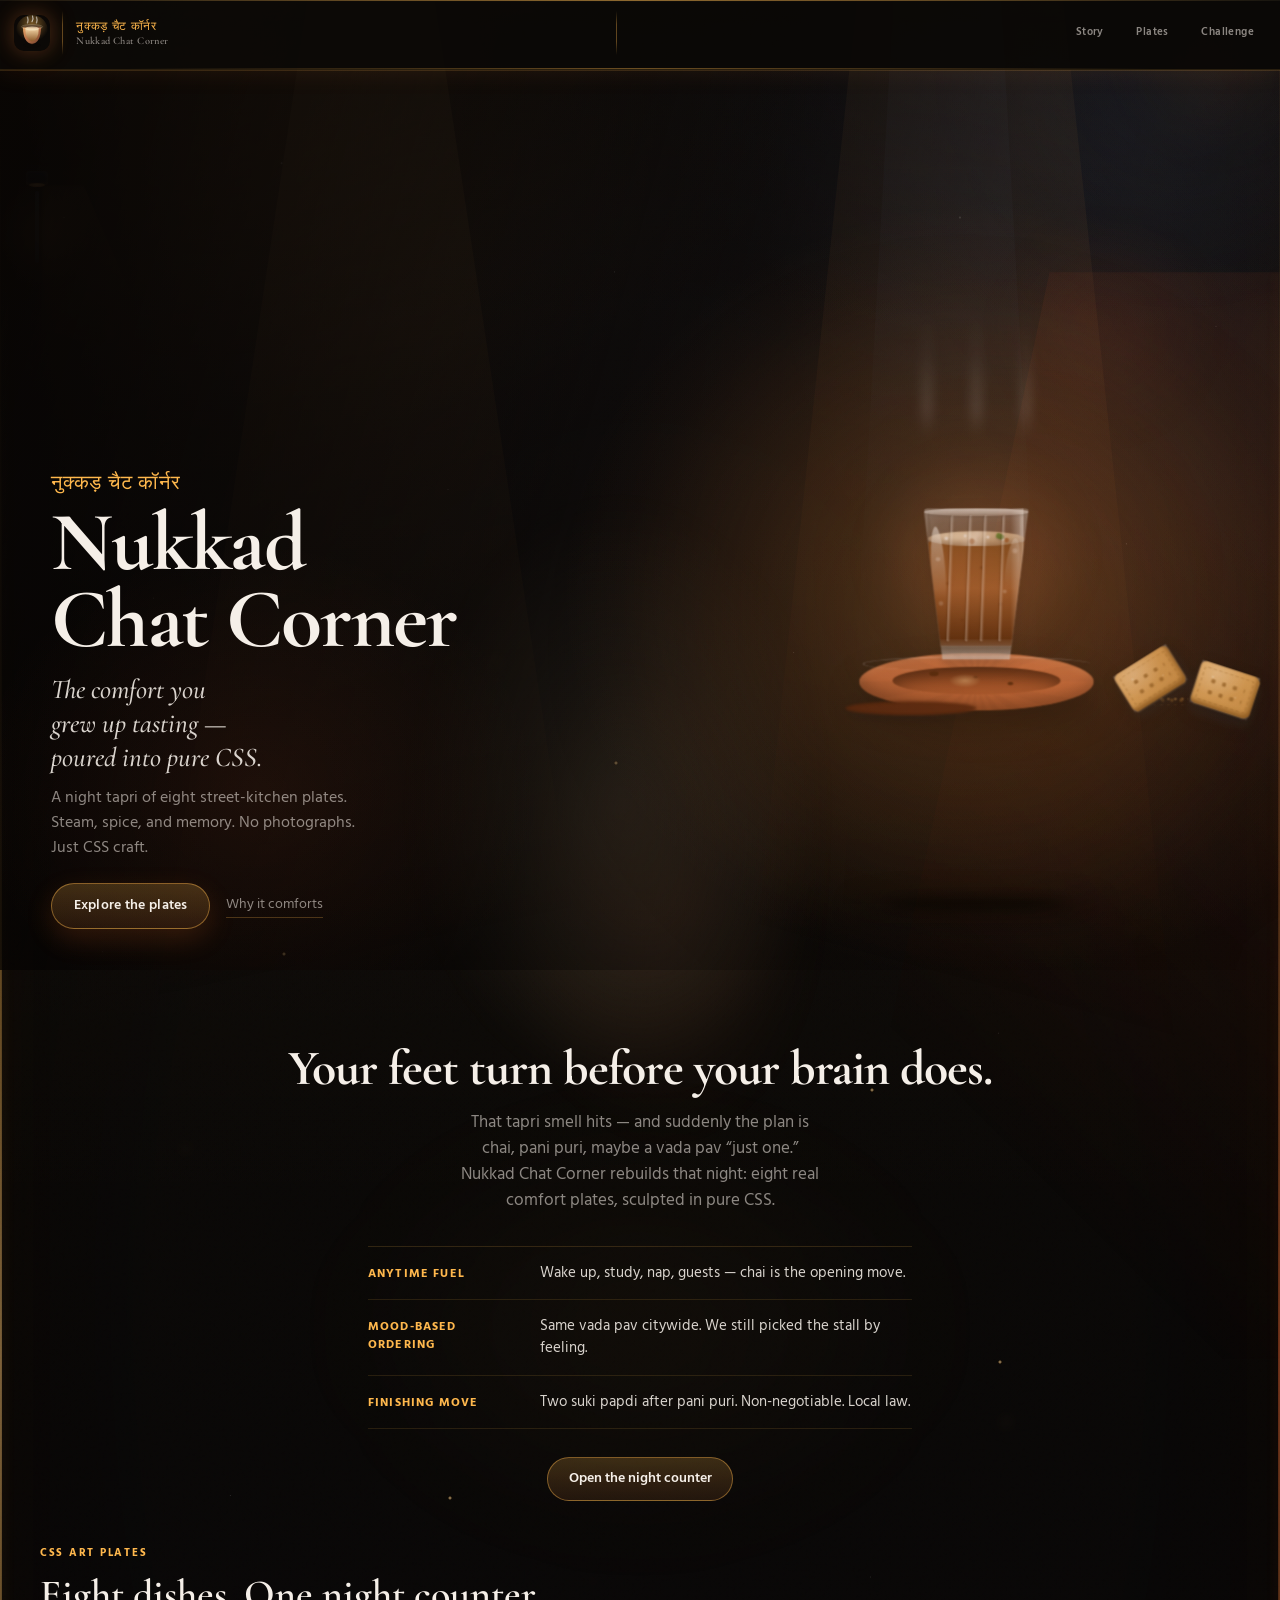
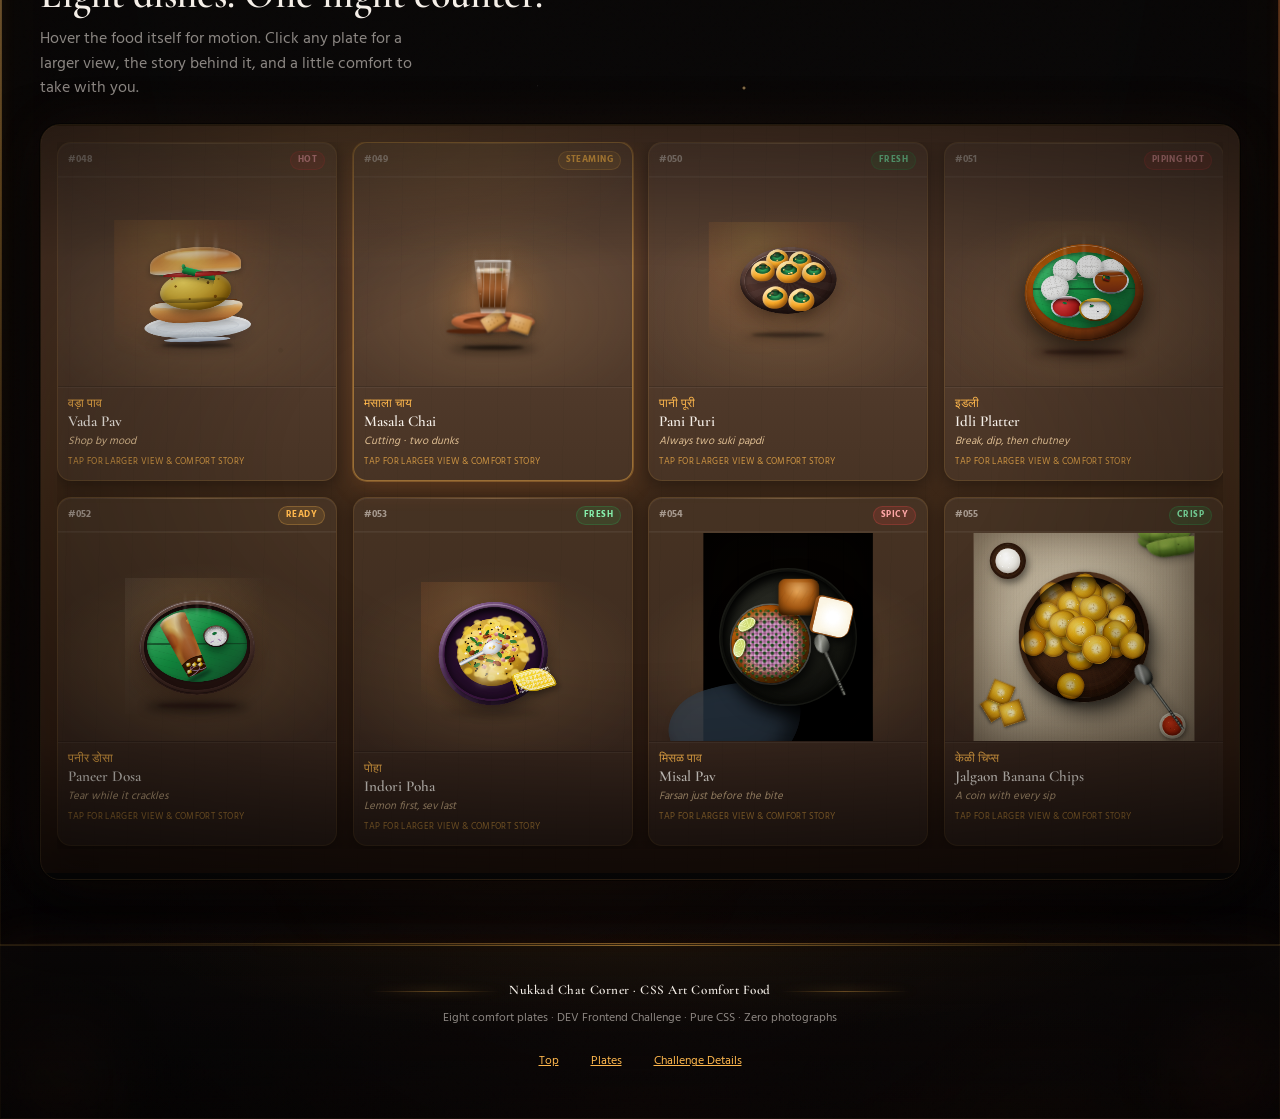
<file: index.html>
<!doctype html>
<html lang="en">
  <head>
    <meta charset="UTF-8" />
    <link rel="icon" type="image/svg+xml" href="favicon.svg" />
    <link rel="apple-touch-icon" href="logo.svg" />
    <link rel="manifest" href="site.webmanifest" />
    <meta name="viewport" content="width=device-width, initial-scale=1.0, viewport-fit=cover" />
    <meta
      name="description"
      content="Nukkad Chat Corner — CSS Art Comfort Food. Eight Indian street-kitchen plates sculpted in pure CSS. Warm night tapri atmosphere, comforting stories, zero photographs. DEV Frontend Challenge submission."
    />
    <meta name="author" content="Nukkad Chat Corner" />
    <meta name="keywords" content="CSS art, comfort food, Indian street food, tapri, chai, DEV challenge, vada pav, masala chai, pani puri, idli, dosa" />
    <meta name="theme-color" content="#0a0806" />
    <meta property="og:type" content="website" />
    <meta property="og:site_name" content="Nukkad Chat Corner" />
    <meta property="og:title" content="Nukkad Chat Corner — Comfort Food Sculpted in CSS" />
    <meta property="og:description" content="Eight comfort plates · pure CSS art · night tapri atmosphere · zero photographs." />
    <meta property="og:image" content="og-cover.svg" />
    <meta property="og:locale" content="en_IN" />
    <meta name="twitter:card" content="summary_large_image" />
    <meta name="twitter:title" content="Nukkad Chat Corner — Comfort Food Sculpted in CSS" />
    <meta name="twitter:description" content="Eight comfort foods sculpted in pure CSS — hover plates, open a bigger view, feel the tapri." />
    <meta name="twitter:image" content="og-cover.svg" />
    <title>Nukkad Chat Corner — Comfort Food Sculpted in CSS</title>
    <link rel="preconnect" href="https://fonts.googleapis.com" />
    <link rel="preconnect" href="https://fonts.gstatic.com" crossorigin />
    <link rel="sitemap" type="application/xml" title="Sitemap" href="sitemap.xml" />
    <link rel="preload" as="style" href="css/scene.css" />
    <link rel="preload" as="style" href="css/counter-app.css" />
    <link rel="preload" as="style" href="css/dishes/food-3d-primitives.css" />
    <link rel="preload" as="style" href="css/dishes/chai.css" />
    <link rel="preload" as="style" href="css/dishes/vada-pav.css" />
    <link rel="preload" as="style" href="css/dishes/pani-puri.css" />
    <link rel="preload" as="style" href="css/dishes/idli.css" />
    <link rel="preload" as="style" href="css/dishes/dosa.css" />
    <link rel="preload" as="style" href="css/dishes/poha.css" />
    <link rel="preload" as="style" href="css/dishes/misal-pav.css" />
    <link rel="preload" as="style" href="css/dishes/banana-chips.css" />
    <link
      rel="preload"
      as="style"
      href="https://fonts.googleapis.com/css2?family=Cormorant+Garamond:ital,wght@0,500;0,600;0,700;1,500&family=Hind:wght@400;500;600&display=swap"
    />
    <link
      rel="stylesheet"
      href="https://fonts.googleapis.com/css2?family=Cormorant+Garamond:ital,wght@0,500;0,600;0,700;1,500&family=Hind:wght@400;500;600&display=swap"
      media="print"
      onload="this.media='all'"
    />
    <noscript>
      <link
        rel="stylesheet"
        href="https://fonts.googleapis.com/css2?family=Cormorant+Garamond:ital,wght@0,500;0,600;0,700;1,500&family=Hind:wght@400;500;600&display=swap"
      />
    </noscript>
    <link rel="stylesheet" href="css/scene.css" />
    <link rel="stylesheet" href="css/counter-app.css" />
    <link rel="stylesheet" href="css/effects.css" />
    <link rel="stylesheet" href="css/tapri-lighting.css" />
    <link rel="stylesheet" href="css/ambient-warmth.css" />
    <link rel="stylesheet" href="css/dishes/food-3d-primitives.css" />
    <link rel="stylesheet" href="css/dishes/chai.css" />
    <link rel="stylesheet" href="css/dishes/vada-pav.css" />
    <link rel="stylesheet" href="css/dishes/pani-puri.css" />
    <link rel="stylesheet" href="css/dishes/idli.css" />
    <link rel="stylesheet" href="css/dishes/dosa.css" />
    <link rel="stylesheet" href="css/dishes/poha.css" />
    <link rel="stylesheet" href="css/dishes/misal-pav.css" />
    <link rel="stylesheet" href="css/dishes/banana-chips.css" />
    <link rel="stylesheet" href="css/food-item-interactions.css" />
    <link rel="stylesheet" href="css/dish-modal.css" />
    <link rel="stylesheet" href="css/responsive.css" />
    <link rel="stylesheet" href="css/performance.css" />
    <link rel="stylesheet" href="css/scroll-theater.css" />
    <link rel="stylesheet" href="css/landing.css" />
  </head>
  <body class="counter-app landing-app">
    <input type="checkbox" id="welcome-dismiss" class="welcome-dismiss-toggle" tabindex="-1" aria-hidden="true" />
    <input type="radio" name="plate-modal" id="plate-none" class="plate-toggle" checked tabindex="-1" aria-hidden="true" />
    <input type="radio" name="plate-modal" id="plate-vada-pav" class="plate-toggle" tabindex="-1" aria-hidden="true" />
    <input type="radio" name="plate-modal" id="plate-chai" class="plate-toggle" tabindex="-1" aria-hidden="true" />
    <input type="radio" name="plate-modal" id="plate-pani-puri" class="plate-toggle" tabindex="-1" aria-hidden="true" />
    <input type="radio" name="plate-modal" id="plate-idli" class="plate-toggle" tabindex="-1" aria-hidden="true" />
    <input type="radio" name="plate-modal" id="plate-dosa" class="plate-toggle" tabindex="-1" aria-hidden="true" />
    <input type="radio" name="plate-modal" id="plate-poha" class="plate-toggle" tabindex="-1" aria-hidden="true" />
    <input type="radio" name="plate-modal" id="plate-misal-pav" class="plate-toggle" tabindex="-1" aria-hidden="true" />
    <input type="radio" name="plate-modal" id="plate-banana-chips" class="plate-toggle" tabindex="-1" aria-hidden="true" />

    <div class="welcome-curtain" id="welcome-curtain" role="dialog" aria-modal="true" aria-labelledby="welcome-curtain-title" aria-describedby="welcome-curtain-line">
      <div class="welcome-curtain__stage">
        <div class="welcome-curtain__kulhad" aria-hidden="true">
          <span class="welcome-curtain__steam"></span>
          <span class="welcome-curtain__steam welcome-curtain__steam--2"></span>
          <span class="welcome-curtain__steam welcome-curtain__steam--3"></span>
          <span class="welcome-curtain__cup"></span>
          <span class="welcome-curtain__saucer"></span>
        </div>
        <p class="welcome-curtain__script">नुक्कड़ चैट कॉर्नर</p>
        <h2 class="welcome-curtain__title" id="welcome-curtain-title">Nukkad Chat Corner</h2>
        <p class="welcome-curtain__line" id="welcome-curtain-line">Arre bhai, cutting chai garam hai…</p>
        <label class="welcome-curtain__skip" for="welcome-dismiss">Enter the tapri</label>
      </div>
    </div>
    <div class="app-night-shell">
      <div class="app-night-shell__fx" aria-hidden="true">
        <div class="page-night-sky"></div>
        <div class="page-ambient-lights">
          <div class="ambient-orb ambient-orb--lamp-tl"></div>
          <div class="ambient-orb ambient-orb--moon-tr"></div>
          <div class="ambient-orb ambient-orb--street-br"></div>
          <div class="ambient-orb ambient-orb--center"></div>
          <div class="ambient-orb ambient-orb--neon"></div>
          <div class="ambient-orb ambient-orb--chai-warm"></div>
        </div>
        <div class="tapri-light-rig tapri-light-rig--page" aria-hidden="true">
          <div class="tapri-street-lamp">
            <div class="tapri-street-lamp__pole"></div>
            <div class="tapri-street-lamp__head"></div>
            <div class="tapri-street-lamp__glow"></div>
            <div class="tapri-street-lamp__beam"></div>
          </div>
          <div class="tapri-light-beam tapri-light-beam--warm-l"></div>
          <div class="tapri-light-beam tapri-light-beam--warm-r"></div>
          <div class="tapri-light-beam tapri-light-beam--neon"></div>
          <div class="tapri-light-beam tapri-light-beam--moon"></div>
          <div class="tapri-light-crossover"></div>
          <div class="tapri-neon-spill"></div>
          <div class="tapri-light-pool tapri-light-pool--a"></div>
          <div class="tapri-light-pool tapri-light-pool--b"></div>
          <div class="tapri-light-pool tapri-light-pool--c"></div>
        </div>
        <div class="page-bokeh-field" id="page-bokeh-field" aria-hidden="true">
          <span class="page-bokeh-orb" style="left:8%;top:12%;--bokeh-size:14px;--drift-dur:6.2s;--drift-delay:0.2s;--bokeh-op:0.22"></span>
          <span class="page-bokeh-orb" style="left:22%;top:68%;--bokeh-size:10px;--drift-dur:7.1s;--drift-delay:1.1s;--bokeh-op:0.18"></span>
          <span class="page-bokeh-orb" style="left:38%;top:24%;--bokeh-size:18px;--drift-dur:8s;--drift-delay:0.6s;--bokeh-op:0.16"></span>
          <span class="page-bokeh-orb" style="left:54%;top:78%;--bokeh-size:12px;--drift-dur:5.8s;--drift-delay:2s;--bokeh-op:0.24"></span>
          <span class="page-bokeh-orb" style="left:66%;top:18%;--bokeh-size:9px;--drift-dur:6.7s;--drift-delay:0.9s;--bokeh-op:0.2"></span>
          <span class="page-bokeh-orb" style="left:78%;top:52%;--bokeh-size:16px;--drift-dur:7.4s;--drift-delay:1.6s;--bokeh-op:0.15"></span>
          <span class="page-bokeh-orb" style="left:88%;top:34%;--bokeh-size:11px;--drift-dur:5.5s;--drift-delay:0.4s;--bokeh-op:0.21"></span>
          <span class="page-bokeh-orb" style="left:14%;top:42%;--bokeh-size:13px;--drift-dur:6.9s;--drift-delay:2.4s;--bokeh-op:0.17"></span>
          <span class="page-bokeh-orb" style="left:46%;top:58%;--bokeh-size:8px;--drift-dur:7.8s;--drift-delay:1.3s;--bokeh-op:0.19"></span>
          <span class="page-bokeh-orb" style="left:72%;top:84%;--bokeh-size:15px;--drift-dur:6.4s;--drift-delay:0.7s;--bokeh-op:0.14"></span>
        </div>
        <div class="steam-mote-field" aria-hidden="true">
          <span class="steam-mote"></span><span class="steam-mote"></span><span class="steam-mote"></span>
          <span class="steam-mote"></span><span class="steam-mote"></span><span class="steam-mote"></span>
        </div>
        <div class="corner-lights" aria-hidden="true">
          <span class="corner-light corner-light--tl"></span>
          <span class="corner-light corner-light--tr"></span>
          <span class="corner-light corner-light--bl"></span>
          <span class="corner-light corner-light--br"></span>
        </div>
        <div class="edge-glow-rails" aria-hidden="true">
          <span class="edge-glow edge-glow--left"></span>
          <span class="edge-glow edge-glow--right"></span>
        </div>
        <div class="app-night-shell__lamp-wash"></div>
        <div class="app-night-shell__rim-light"></div>
        <div class="app-night-shell__top-beam"></div>
        <div class="page-vignette"></div>
        <div class="page-film-grain"></div>
      </div>

      <div class="app-stage">
    <a class="skip-link" href="#plates">Skip to plates</a>

    <header class="app-header">
      <a class="app-brand-link" href="#top">
        <img class="app-logo" src="logo.svg" width="36" height="36" alt="" aria-hidden="true" />
        <span class="ui-vrule ui-vrule--brand" aria-hidden="true"></span>
        <div class="app-brand-text">
          <p class="app-brand-script">नुक्कड़ चैट कॉर्नर</p>
          <p class="app-brand-title">Nukkad Chat Corner</p>
        </div>
      </a>
      <span class="ui-vrule ui-vrule--header" aria-hidden="true"></span>
      <nav class="app-nav" aria-label="Site navigation">
        <a class="app-nav-link" href="#story">Story</a>
        <a class="app-nav-link" href="#plates">Plates</a>
        <a class="app-nav-link" href="https://dev.to/challenges/frontend-2026-07-29" target="_blank" rel="noopener noreferrer">Challenge</a>
      </nav>
    </header>

    <section class="hero" id="top" aria-label="Nukkad Chat Corner hero">
      <div class="hero__visual" aria-hidden="true">
        <div class="hero__plate dish dish--chai">
          <div class="dish-art chai-glass-art">
            <div class="ambient-studio-light"></div>
            <div class="thermal-heat-glow"></div>
            <div class="steam-convection-engine">
              <div class="steam-wave steam-left"></div>
              <div class="steam-wave steam-center"></div>
              <div class="steam-wave steam-right"></div>
            </div>
            <div class="display-assembly">
              <div class="glass-cup-assembly food-rim-light">
                <div class="glass-container">
                  <div class="glass-inner-wall"></div>
                  <div class="glass-lip-rim"></div>
                  <div class="glass-inner-specular"></div>
                  <div class="glass-condensation"></div>
                  <div class="tea-liquid-volume">
                    <div class="tea-liquid-surface">
                      <div class="tea-froth-foam"></div>
                      <div class="tea-meniscus-shimmer"></div>
                      <div class="cardamom-float"></div>
                    </div>
                    <div class="tea-liquid-depth"><div class="tea-spice-flecks"></div></div>
                  </div>
                  <div class="glass-flute flute-1"></div>
                  <div class="glass-flute flute-2"></div>
                  <div class="glass-flute flute-3"></div>
                  <div class="glass-flute flute-4"></div>
                  <div class="glass-highlight-arc glass-highlight-arc--1"></div>
                  <div class="glass-highlight-arc glass-highlight-arc--2"></div>
                  <div class="glass-specular-shimmer"></div>
                  <div class="glass-solid-base-bottom"></div>
                </div>
                <div class="glass-cup-shadow food-cast-shadow"></div>
              </div>
              <div class="biscuits-rack">
                <div class="biscuit biscuit-primary food-rim-light">
                  <div class="biscuit-top-face"></div>
                  <div class="biscuit-side-face biscuit-side-face--front"></div>
                  <div class="biscuit-inner-rim"></div><div class="biscuit-dots"></div><div class="biscuit-sugar-crust"></div>
                </div>
                <div class="biscuit biscuit-secondary food-rim-light">
                  <div class="biscuit-top-face"></div>
                  <div class="biscuit-side-face biscuit-side-face--right"></div>
                  <div class="biscuit-inner-rim"></div><div class="biscuit-dots"></div><div class="biscuit-sugar-crust"></div>
                </div>
                <div class="biscuit-crumb-dust"></div>
              </div>
              <div class="clay-plate-3d">
                <div class="plate-lip-bevel"></div>
                <div class="glass-caustic-spot"></div>
                <div class="plate-sunken-basin"><div class="tea-spill drop-alpha"></div><div class="tea-spill drop-beta"></div><div class="tea-spill drop-gamma"></div></div>
                <div class="plate-foot-ring"></div>
              </div>
            </div>
            <div class="floor-shadow-deep"></div>
            <div class="floor-shadow-ambient"></div>
          </div>
        </div>
        <div class="hero__visual-wash"></div>
      </div>
      <div class="hero__copy">
        <p class="hero__brand-script">नुक्कड़ चैट कॉर्नर</p>
        <p class="hero__brand">Nukkad Chat Corner</p>
        <h1 class="hero__headline">The comfort you grew up tasting — poured into pure CSS.</h1>
        <p class="hero__lede">A night tapri of eight street-kitchen plates. Steam, spice, and memory. No photographs. Just CSS craft.</p>
        <div class="hero__cta-row">
          <a class="hero__cta" href="#plates">Explore the plates</a>
          <a class="hero__cta-ghost" href="#story">Why it comforts</a>
        </div>
      </div>
    </section>

    <section class="comfort-story" id="story" aria-labelledby="story-title">
      <h2 class="comfort-story__title" id="story-title">Your feet turn before your brain does.</h2>
      <p class="comfort-story__body">
        That tapri smell hits — and suddenly the plan is chai, pani puri, maybe a vada pav “just one.”
        Nukkad Chat Corner rebuilds that night: eight real comfort plates, sculpted in pure CSS.
      </p>
      <ul class="comfort-story__beats">
        <li>
          <span class="comfort-story__beat-kicker">Anytime fuel</span>
          <span class="comfort-story__beat-text">Wake up, study, nap, guests — chai is the opening move.</span>
        </li>
        <li>
          <span class="comfort-story__beat-kicker">Mood-based ordering</span>
          <span class="comfort-story__beat-text">Same vada pav citywide. We still picked the stall by feeling.</span>
        </li>
        <li>
          <span class="comfort-story__beat-kicker">Finishing move</span>
          <span class="comfort-story__beat-text">Two suki papdi after pani puri. Non-negotiable. Local law.</span>
        </li>
      </ul>
      <p class="comfort-story__cta-row">
        <a class="comfort-story__cta" href="#plates">Open the night counter</a>
      </p>
    </section>

    <section class="plates-section" id="plates" aria-labelledby="plates-title">
      <header class="plates-section__head">
        <p class="plates-section__label">CSS art plates</p>
        <h2 class="plates-section__title" id="plates-title">Eight dishes. One night counter.</h2>
        <p class="plates-section__lede">
          Hover the food itself for motion. Click any plate for a larger view, the story behind it,
          and a little comfort to take with you.
        </p>
      </header>

      <div class="app-shell">
      <main id="artwork" class="counter-main" aria-label="Nukkad Chat Corner CSS art comfort plates">
        <div class="counter-top">
          <div class="night-atmosphere" aria-hidden="true">
            <div class="night-stars"></div>
            <div class="night-moon-halo"></div>
            <div class="night-bokeh">
              <span class="bokeh-orb"></span>
              <span class="bokeh-orb"></span>
              <span class="bokeh-orb"></span>
              <span class="bokeh-orb"></span>
              <span class="bokeh-orb"></span>
              <span class="bokeh-orb"></span>
            </div>
            <div class="night-window"></div>
            <div class="night-mist"></div>
          </div>
          <div class="counter-backdrop" aria-hidden="true"></div>
          <div class="counter-light-rig" aria-hidden="true">
            <div class="counter-light-beam counter-light-beam--string"></div>
            <div class="counter-light-beam counter-light-beam--cross-left"></div>
            <div class="counter-light-beam counter-light-beam--cross-right"></div>
            <div class="counter-light-beam counter-light-beam--neon-spill"></div>
            <div class="counter-light-crossover"></div>
            <div class="counter-ceiling-fan-glow"></div>
            <div class="counter-surface-pool counter-surface-pool--1"></div>
            <div class="counter-surface-pool counter-surface-pool--2"></div>
            <div class="counter-surface-pool counter-surface-pool--3"></div>
            <div class="counter-surface-pool counter-surface-pool--4"></div>
            <div class="counter-surface-pool counter-surface-pool--5"></div>
            <div class="counter-surface-pool counter-surface-pool--6"></div>
            <div class="counter-surface-pool counter-surface-pool--7"></div>
            <div class="counter-surface-pool counter-surface-pool--8"></div>
            <div class="counter-neon-floor-spill"></div>
          </div>
          <div class="hanging-lamp" aria-hidden="true">
            <div class="hanging-lamp__cord"></div>
            <div class="hanging-lamp__shade"></div>
            <div class="hanging-lamp__filament"></div>
          </div>
          <div class="hanging-lamp hanging-lamp--right" aria-hidden="true">
            <div class="hanging-lamp__cord"></div>
            <div class="hanging-lamp__shade"></div>
            <div class="hanging-lamp__filament"></div>
          </div>
          <div class="counter-lamp-beam" aria-hidden="true"></div>
          <div class="counter-lamp-beam counter-lamp-beam--secondary" aria-hidden="true"></div>
          <div class="counter-lamp" aria-hidden="true"></div>
          <div class="counter-lamp counter-lamp--secondary" aria-hidden="true"></div>
          <div class="tapri-neon-sign" aria-hidden="true">
            <span class="tapri-neon-sign__dot"></span>
            <span class="tapri-neon-sign__text">OPEN</span>
          </div>
          <div class="counter-string-lights" id="counter-string-lights" aria-hidden="true">
            <div class="string-wire" style="top:50%;left:4%;width:92%;transform:rotate(0.5deg)"></div>
            <span class="string-bulb-pool" style="left:4%;top:46%;--flicker-dur:3.5s;--flicker-delay:0s"></span>
            <span class="string-bulb" style="left:4%;top:46%;--flicker-dur:3.5s;--flicker-delay:0s"></span>
            <span class="string-bulb-pool" style="left:13%;top:48%;--flicker-dur:4s;--flicker-delay:0.3s"></span>
            <span class="string-bulb" style="left:13%;top:48%;--flicker-dur:4s;--flicker-delay:0.3s"></span>
            <span class="string-bulb-pool" style="left:22%;top:45%;--flicker-dur:3.8s;--flicker-delay:0.6s"></span>
            <span class="string-bulb" style="left:22%;top:45%;--flicker-dur:3.8s;--flicker-delay:0.6s"></span>
            <span class="string-bulb-pool" style="left:31%;top:49%;--flicker-dur:4.2s;--flicker-delay:0.9s"></span>
            <span class="string-bulb" style="left:31%;top:49%;--flicker-dur:4.2s;--flicker-delay:0.9s"></span>
            <span class="string-bulb-pool" style="left:40%;top:46%;--flicker-dur:3.6s;--flicker-delay:1.2s"></span>
            <span class="string-bulb" style="left:40%;top:46%;--flicker-dur:3.6s;--flicker-delay:1.2s"></span>
            <span class="string-bulb-pool" style="left:49%;top:48%;--flicker-dur:4.1s;--flicker-delay:0.4s"></span>
            <span class="string-bulb" style="left:49%;top:48%;--flicker-dur:4.1s;--flicker-delay:0.4s"></span>
            <span class="string-bulb-pool" style="left:58%;top:45%;--flicker-dur:3.9s;--flicker-delay:0.8s"></span>
            <span class="string-bulb" style="left:58%;top:45%;--flicker-dur:3.9s;--flicker-delay:0.8s"></span>
            <span class="string-bulb-pool" style="left:67%;top:49%;--flicker-dur:4.3s;--flicker-delay:1.1s"></span>
            <span class="string-bulb" style="left:67%;top:49%;--flicker-dur:4.3s;--flicker-delay:1.1s"></span>
            <span class="string-bulb-pool" style="left:76%;top:46%;--flicker-dur:3.7s;--flicker-delay:0.5s"></span>
            <span class="string-bulb" style="left:76%;top:46%;--flicker-dur:3.7s;--flicker-delay:0.5s"></span>
            <span class="string-bulb-pool" style="left:85%;top:48%;--flicker-dur:4s;--flicker-delay:1.5s"></span>
            <span class="string-bulb" style="left:85%;top:48%;--flicker-dur:4s;--flicker-delay:1.5s"></span>
            <span class="string-bulb-pool" style="left:94%;top:47%;--flicker-dur:3.8s;--flicker-delay:0.2s"></span>
            <span class="string-bulb" style="left:94%;top:47%;--flicker-dur:3.8s;--flicker-delay:0.2s"></span>
          </div>
          <div class="counter-night-vignette" aria-hidden="true"></div>

          <div class="counter-surface">
            <div class="order-grid">

              <label class="order-card-label" for="plate-vada-pav">
              <article class="order-card order-card--vada-pav dish dish--vada-pav" data-dish="vada-pav" tabindex="0" aria-label="Vada Pav — click for dish details">
                <div class="order-card__head">
                  <span class="order-id">#048</span>
                  <span class="order-badge order-badge--hot">Hot</span>
                </div>
                <div class="order-card__viewport">
                  <div class="dish-art vada-pav-art">
                    <div class="food-key-ray"></div>
                    <div class="vada-pav-thermal-glow food-thermal-glow"></div>
                    <div class="vada-pav-steam-wrapper food-steam-engine">
                      <div class="steam-line food-steam-trail food-steam-trail--1"></div>
                      <div class="steam-line food-steam-trail food-steam-trail--2"></div>
                      <div class="steam-line food-steam-trail food-steam-trail--3"></div>
                    </div>
                    <div class="vada-pav-stage-3d">
                      <div class="vada-pav-plate">
                        <div class="plate-lip-bevel"></div>
                        <div class="plate-inner-rim"></div>
                        <div class="plate-foot-ring"></div>
                        <div class="plate-base-shadow"></div>
                      </div>
                      <div class="vada-pav">
                        <div class="vada-pav-bun vada-pav-bun-top food-volume-cylinder food-rim-light food-specular-cap">
                          <div class="food-volume-cylinder__cap bun-dome-cap">
                            <div class="bun-bake-highlight"></div>
                            <div class="hot-butter-glaze"></div>
                            <div class="food-subsurface-wash"></div>
                          </div>
                          <div class="bun-cylinder-wall food-volume-cylinder__wall"></div>
                          <div class="bun-side-face bun-side-face--top"></div>
                        </div>
                        <div class="vada-pav-chutney-layer">
                          <div class="vada-pav-chutney-sauce chutney-green food-meniscus-pool"></div>
                          <div class="vada-pav-chutney-sauce chutney-tamarind food-meniscus-pool"></div>
                          <div class="chutney-drip chutney-drip--green"></div>
                          <div class="chutney-drip chutney-drip--red"></div>
                        </div>
                        <div class="vada-pav-masala-crumbs"></div>
                        <div class="vada-pav-chili food-rim-light">
                          <div class="chili-curve"></div>
                          <div class="chili-stem"></div>
                        </div>
                        <div class="vada-pav-vada-wrap">
                          <div class="vada-pav-vada food-volume-sphere food-fried-surface food-specular-cap food-rim-light">
                            <div class="food-volume-sphere__body"></div>
                            <div class="food-volume-sphere__equator"></div>
                            <div class="food-subsurface-wash"></div>
                          </div>
                          <div class="vada-cast-shadow food-cast-shadow"></div>
                        </div>
                        <div class="vada-pav-bun vada-pav-bun-bottom food-volume-cylinder">
                          <div class="bun-bottom-sliced-surface"></div>
                          <div class="bun-bottom-crust-shading"></div>
                          <div class="bun-chutney-stain"></div>
                          <div class="bun-cylinder-wall bun-cylinder-wall--bottom food-volume-cylinder__wall"></div>
                          <div class="bun-side-face bun-side-face--bottom"></div>
                        </div>
                        <div class="stack-plate-shadow food-cast-shadow"></div>
                      </div>
                    </div>
                    <div class="floor-shadow-occlusion vada-pav-shadow-deep"></div>
                    <div class="floor-shadow-ambient vada-pav-shadow-ambient"></div>
                  </div>
                </div>
                <div class="order-card__foot">
                  <h3 class="order-card__title"><span class="order-card__script">वड़ा पाव</span>Vada Pav</h3>
                  <p class="order-card__meta"><span class="order-card__ritual">Shop by mood</span></p>
                  <p class="order-card__hint">Tap for larger view &amp; comfort story</p>
                </div>
              </article>
              </label>

              <label class="order-card-label" for="plate-chai">
              <article class="order-card order-card--chai order-card--serving dish dish--chai" data-dish="chai" tabindex="0" aria-label="Masala Chai — click for dish details">
                <div class="order-card__head">
                  <span class="order-id">#049</span>
                  <span class="order-badge order-badge--ready">Steaming</span>
                </div>
                <div class="order-card__viewport">
                  <div class="dish-art chai-glass-art">
                    <div class="ambient-studio-light"></div>
                    <div class="thermal-heat-glow"></div>
                    <div class="steam-convection-engine">
                      <div class="steam-wave steam-left"></div>
                      <div class="steam-wave steam-center"></div>
                      <div class="steam-wave steam-right"></div>
                    </div>
                    <div class="display-assembly">
                      <div class="glass-cup-assembly food-rim-light">
                        <div class="glass-container">
                          <div class="glass-inner-wall"></div>
                          <div class="glass-lip-rim"></div>
                          <div class="glass-inner-specular"></div>
                          <div class="glass-condensation"></div>
                          <div class="tea-liquid-volume">
                            <div class="tea-liquid-surface">
                              <div class="tea-froth-foam"></div>
                              <div class="tea-meniscus-shimmer"></div>
                              <div class="cardamom-float"></div>
                            </div>
                            <div class="tea-liquid-depth"><div class="tea-spice-flecks"></div></div>
                          </div>
                          <div class="glass-flute flute-1"></div>
                          <div class="glass-flute flute-2"></div>
                          <div class="glass-flute flute-3"></div>
                          <div class="glass-flute flute-4"></div>
                          <div class="glass-highlight-arc glass-highlight-arc--1"></div>
                          <div class="glass-highlight-arc glass-highlight-arc--2"></div>
                          <div class="glass-specular-shimmer"></div>
                          <div class="glass-solid-base-bottom"></div>
                        </div>
                        <div class="glass-cup-shadow food-cast-shadow"></div>
                      </div>
                      <div class="biscuits-rack">
                        <div class="biscuit biscuit-primary food-rim-light">
                          <div class="biscuit-top-face"></div>
                          <div class="biscuit-side-face biscuit-side-face--front"></div>
                          <div class="biscuit-inner-rim"></div><div class="biscuit-dots"></div><div class="biscuit-sugar-crust"></div>
                        </div>
                        <div class="biscuit biscuit-secondary food-rim-light">
                          <div class="biscuit-top-face"></div>
                          <div class="biscuit-side-face biscuit-side-face--right"></div>
                          <div class="biscuit-inner-rim"></div><div class="biscuit-dots"></div><div class="biscuit-sugar-crust"></div>
                        </div>
                        <div class="biscuit-crumb-dust"></div>
                      </div>
                      <div class="clay-plate-3d">
                        <div class="plate-lip-bevel"></div>
                        <div class="glass-caustic-spot"></div>
                        <div class="plate-sunken-basin"><div class="tea-spill drop-alpha"></div><div class="tea-spill drop-beta"></div><div class="tea-spill drop-gamma"></div></div>
                        <div class="plate-foot-ring"></div>
                      </div>
                    </div>
                    <div class="floor-shadow-deep"></div>
                    <div class="floor-shadow-ambient"></div>
                  </div>
                </div>
                <div class="order-card__foot">
                  <h3 class="order-card__title"><span class="order-card__script">मसाला चाय</span>Masala Chai</h3>
                  <p class="order-card__meta"><span class="order-card__ritual">Cutting · two dunks</span></p>
                  <p class="order-card__hint">Tap for larger view &amp; comfort story</p>
                </div>
              </article>
              </label>

              <label class="order-card-label" for="plate-pani-puri">
              <article class="order-card order-card--pani-puri dish dish--pani-puri" data-dish="pani-puri" tabindex="0" aria-label="Pani Puri — click for dish details">
                <div class="order-card__head">
                  <span class="order-id">#050</span>
                  <span class="order-badge order-badge--fresh">Fresh</span>
                </div>
                <div class="order-card__viewport">
                  <div class="dish-art pani-puri-art">
                    <div class="food-key-ray"></div>
                    <div class="pani-puri-thermal-glow food-thermal-glow"></div>
                    <div class="pani-puri-stage-3d">
                      <div class="chocolate-dish">
                        <div class="dish-gloss-rim"></div>
                        <div class="puris-render-cluster">
                        <div class="clay-puri-shell p-3d-bg-left"><div class="teekha-pool"><div class="bead-boondi b-1"></div><div class="bead-boondi b-2"></div></div></div>
                        <div class="clay-puri-shell p-3d-bg-right"><div class="teekha-pool"><div class="bead-boondi b-3"></div><div class="bead-boondi b-4"></div></div></div>
                        <div class="clay-puri-shell p-3d-mid-left"><div class="teekha-pool"><div class="bead-boondi b-1"></div><div class="bead-boondi b-3"></div></div></div>
                        <div class="clay-puri-shell p-3d-center"><div class="teekha-pool"><div class="bead-boondi b-2"></div><div class="bead-boondi b-4"></div><div class="bead-boondi b-5"></div></div></div>
                        <div class="clay-puri-shell p-3d-mid-right"><div class="teekha-pool"><div class="bead-boondi b-2"></div><div class="bead-boondi b-3"></div></div></div>
                        <div class="clay-puri-shell p-3d-fg-left"><div class="teekha-pool"><div class="bead-boondi b-1"></div><div class="bead-boondi b-4"></div></div></div>
                        <div class="clay-puri-shell p-3d-fg-right"><div class="teekha-pool"><div class="bead-boondi b-3"></div><div class="bead-boondi b-5"></div></div></div>
                      </div>
                    </div>
                    </div>
                    <div class="floor-shadow-occlusion render-shadow-contact"></div>
                    <div class="floor-shadow-ambient render-shadow-ambient"></div>
                  </div>
                </div>
                <div class="order-card__foot">
                  <h3 class="order-card__title"><span class="order-card__script">पानी पूरी</span>Pani Puri</h3>
                  <p class="order-card__meta"><span class="order-card__ritual">Always two suki papdi</span></p>
                  <p class="order-card__hint">Tap for larger view &amp; comfort story</p>
                </div>
              </article>
              </label>

              <label class="order-card-label" for="plate-idli">
              <article class="order-card order-card--idli dish dish--idli" data-dish="idli" tabindex="0" aria-label="Idli Platter — click for dish details">
                <div class="order-card__head">
                  <span class="order-id">#051</span>
                  <span class="order-badge order-badge--hot">Piping Hot</span>
                </div>
                <div class="order-card__viewport">
                  <div class="dish-art idli-platter-art">
                    <div class="studio-key-ray"></div>
                    <div class="thermal-glow-aura"></div>
                    <div class="thermal-steam-engine">
                      <div class="steam-trail st-1"></div>
                      <div class="steam-trail st-2"></div>
                      <div class="steam-trail st-3"></div>
                    </div>
                    <div class="platter-stage-3d">
                      <div class="clay-dish-3d">
                        <div class="clay-lip-specular"></div>
                        <div class="clay-internal-wall-shade"></div>
                        <div class="fibrous-banana-leaf-3d">
                          <div class="leaf-backbone-spine"></div>
                          <div class="leaf-capillary-ribs"></div>
                          <div class="idli-fan-cluster-3d">
                            <div class="porous-idli-3d food-volume-cylinder food-rim-light idli-3d-pos-1">
                              <div class="food-volume-cylinder__cap idli-dome-cap"><div class="idli-grain-noise"></div><div class="idli-subsurface-glow"></div></div>
                              <div class="food-volume-cylinder__wall idli-side-wall"></div>
                              <div class="idli-contact-shadow food-cast-shadow"></div>
                            </div>
                            <div class="porous-idli-3d food-volume-cylinder food-rim-light idli-3d-pos-2">
                              <div class="food-volume-cylinder__cap idli-dome-cap idli-dome-cap--sm"><div class="idli-grain-noise"></div><div class="idli-subsurface-glow"></div></div>
                              <div class="food-volume-cylinder__wall idli-side-wall"></div>
                              <div class="idli-contact-shadow food-cast-shadow"></div>
                            </div>
                            <div class="porous-idli-3d food-volume-cylinder food-rim-light idli-3d-pos-3">
                              <div class="food-volume-cylinder__cap idli-dome-cap idli-dome-cap--md"><div class="idli-grain-noise"></div><div class="idli-subsurface-glow"></div></div>
                              <div class="food-volume-cylinder__wall idli-side-wall"></div>
                              <div class="idli-contact-shadow food-cast-shadow"></div>
                            </div>
                            <div class="porous-idli-3d food-volume-cylinder food-rim-light idli-3d-pos-4">
                              <div class="food-volume-cylinder__cap idli-dome-cap"><div class="idli-grain-noise"></div><div class="idli-subsurface-glow"></div><div class="hot-steam-sheen"></div></div>
                              <div class="food-volume-cylinder__wall idli-side-wall"></div>
                              <div class="idli-contact-shadow food-cast-shadow"></div>
                            </div>
                          </div>
                          <div class="bowls-front-row-3d">
                            <div class="glazed-katori-3d bowl-left-white">
                              <div class="ceramic-wall-shading"></div><div class="ceramic-rim-thick-lip"></div>
                              <div class="fluid-chamber-3d"><div class="liquid-meniscus-glow red-meniscus"></div><div class="liquid-mass-body red-chutney-core"><div class="tadka-oil-glaze"><div class="curry-leaf-float clf-1"></div><div class="mustard-speck m-1"></div></div></div></div>
                              <div class="katori-occlusion-shadow"></div>
                            </div>
                            <div class="glazed-katori-3d bowl-center-yellow">
                              <div class="ceramic-wall-shading"></div><div class="ceramic-rim-thick-lip yellow-lip-tint"></div>
                              <div class="fluid-chamber-3d"><div class="liquid-meniscus-glow white-meniscus"></div><div class="liquid-mass-body white-chutney-core"><div class="coconut-shred-fibers"></div><div class="tadka-oil-glaze"><div class="curry-leaf-float clf-2"></div><div class="mustard-speck m-2"></div><div class="mustard-speck m-3"></div></div></div></div>
                              <div class="katori-occlusion-shadow"></div>
                            </div>
                            <div class="glazed-katori-3d bowl-right-sambar">
                              <div class="ceramic-wall-shading"></div><div class="ceramic-rim-thick-lip"></div>
                              <div class="fluid-chamber-3d">
                                <div class="liquid-meniscus-glow sambar-meniscus"></div>
                                <div class="sambar-fluid-volume">
                                  <div class="sambar-oil-horizon"><div class="surface-garnish-stack"><div class="drumstick-cylinder-3d"><div class="pulp-core-3d"></div></div><div class="mustard-speck m-4"></div><div class="charred-chili-flake"></div></div></div>
                                  <div class="sambar-broth-depth"></div>
                                </div>
                              </div>
                              <div class="katori-occlusion-shadow"></div>
                            </div>
                          </div>
                        </div>
                      </div>
                    </div>
                    <div class="floor-shadow-occlusion-dark"></div>
                    <div class="floor-shadow-atmospheric-soft"></div>
                  </div>
                </div>
                <div class="order-card__foot">
                  <h3 class="order-card__title"><span class="order-card__script">इडली</span>Idli Platter</h3>
                  <p class="order-card__meta"><span class="order-card__ritual">Break, dip, then chutney</span></p>
                  <p class="order-card__hint">Tap for larger view &amp; comfort story</p>
                </div>
              </article>
              </label>

              <label class="order-card-label" for="plate-dosa">
              <article class="order-card order-card--dosa dish dish--dosa" data-dish="dosa" tabindex="0" aria-label="Paneer Dosa — click for dish details">
                <div class="order-card__head">
                  <span class="order-id">#052</span>
                  <span class="order-badge order-badge--ready">Ready</span>
                </div>
                <div class="order-card__viewport">
                  <div class="dish-art dosa-platter-art">
                    <div class="key-spotlight-ray"></div>
                    <div class="ambient-fill-glow"></div>
                    <div class="dosa-thermal-glow"></div>
                    <div class="dosa-steam-engine">
                      <div class="dosa-steam-trail ds-st-1"></div>
                      <div class="dosa-steam-trail ds-st-2"></div>
                      <div class="dosa-steam-trail ds-st-3"></div>
                    </div>
                    <div class="platter-stage-3d">
                      <div class="ceramic-cocoa-plate">
                        <div class="plate-specular-rim"></div>
                        <div class="plate-basin-depth"></div>
                        <div class="organic-leaf-liner">
                          <div class="leaf-backbone-vein"></div>
                          <div class="leaf-capillary-ribs"></div>
                          <div class="ceramic-katori">
                            <div class="katori-rim-polish"></div>
                            <div class="chutney-paste-mass">
                              <div class="chutney-fibrous-noise"></div>
                              <div class="chutney-gloss-sheen"></div>
                              <div class="tadka-oil-bleed"><div class="wilted-curry-leaf"></div><div class="charred-onion-sliver sl-1"></div><div class="charred-onion-sliver sl-2"></div></div>
                            </div>
                            <div class="katori-cast-shadow"></div>
                          </div>
                          <div class="paneer-dosa-cylinder">
                            <div class="dosa-crispy-hull">
                              <div class="dosa-lace-pattern"></div>
                              <div class="dosa-griddle-burns"></div>
                              <div class="dosa-subsurface-glow"></div>
                              <div class="dosa-oil-glaze"></div>
                              <div class="dosa-ghee-drip"></div>
                              <div class="dosa-crackle-rim"></div>
                              <div class="dosa-open-aperture">
                                <div class="aperture-interior-darkness">
                                  <div class="core-onion-slice onion-s1"></div>
                                  <div class="core-onion-slice onion-s2"></div>
                                  <div class="paneer-cubes-pile">
                                    <div class="roasted-paneer-cube paneer-c1"></div>
                                    <div class="roasted-paneer-cube paneer-c2"></div>
                                    <div class="roasted-paneer-cube paneer-c3"></div>
                                    <div class="roasted-paneer-cube paneer-c4"></div>
                                    <div class="roasted-paneer-cube paneer-c5"></div>
                                  </div>
                                </div>
                              </div>
                            </div>
                            <div class="dosa-contact-shadow"></div>
                          </div>
                        </div>
                      </div>
                    </div>
                    <div class="ground-shadow-occlusion"></div>
                    <div class="ground-shadow-ambient"></div>
                  </div>
                </div>
                <div class="order-card__foot">
                  <h3 class="order-card__title"><span class="order-card__script">पनीर डोसा</span>Paneer Dosa</h3>
                  <p class="order-card__meta"><span class="order-card__ritual">Tear while it crackles</span></p>
                  <p class="order-card__hint">Tap for larger view &amp; comfort story</p>
                </div>
              </article>
              </label>


              <label class="order-card-label" for="plate-poha">
              <article class="order-card order-card--poha dish dish--poha" data-dish="poha" tabindex="0" aria-label="Indori Poha — click for dish details">
                <div class="order-card__head">
                  <span class="order-id">#053</span>
                  <span class="order-badge order-badge--fresh">Fresh</span>
                </div>
                <div class="order-card__viewport">
                  <div class="dish-art poha-art">
                    <div class="food-key-ray"></div>
                    <div class="poha-thermal-glow food-thermal-glow"></div>
                    <div class="poha-stage-3d">
                      <div class="bowl-shadow floor-shadow-occlusion"></div>
                      <div class="bowl-outer">
                        <div class="bowl-rim-lip"></div>
                        <div class="bowl-rim">
                          <div class="bowl-interior">
                                                        <div class="poha-mound" aria-hidden="true">
                              <span class="poha-mound__base"></span>
                              <span class="poha-flake-field poha-flake-field--far"></span>
                              <span class="poha-flake-field poha-flake-field--mid"></span>
                              <span class="poha-flake-field poha-flake-field--near"></span>
                              <span class="poha-mustard-field"></span>
                              <span class="poha-coconut-field"></span>
                              <span class="poha-turmeric-field"></span>
                              <span class="poha-peanut poha-peanut--1"></span>
                              <span class="poha-peanut poha-peanut--2"></span>
                              <span class="poha-peanut poha-peanut--3"></span>
                              <span class="poha-peanut poha-peanut--4"></span>
                              <span class="poha-peanut poha-peanut--5"></span>
                              <span class="poha-peanut poha-peanut--6"></span>
                              <span class="poha-peanut poha-peanut--7"></span>
                              <span class="poha-peanut poha-peanut--8"></span>
                              <span class="poha-onion poha-onion--1"></span>
                              <span class="poha-onion poha-onion--2"></span>
                              <span class="poha-onion poha-onion--3"></span>
                              <span class="poha-onion poha-onion--4"></span>
                              <span class="poha-onion poha-onion--5"></span>
                              <span class="poha-onion poha-onion--6"></span>
                              <span class="poha-onion poha-onion--7"></span>
                              <span class="poha-onion poha-onion--8"></span>
                              <span class="poha-onion poha-onion--9"></span>
                              <span class="poha-onion poha-onion--10"></span>
                              <span class="poha-leaf poha-leaf--1"></span>
                              <span class="poha-leaf poha-leaf--2"></span>
                              <span class="poha-leaf poha-leaf--3"></span>
                              <span class="poha-leaf poha-leaf--4"></span>
                              <span class="poha-leaf poha-leaf--5"></span>
                              <span class="poha-leaf poha-leaf--6"></span>
                              <span class="poha-curry poha-curry--1"></span>
                              <span class="poha-curry poha-curry--2"></span>
                              <span class="poha-curry poha-curry--3"></span>
                              <span class="poha-curry poha-curry--4"></span>
                              <span class="poha-chilli poha-chilli--1"></span>
                              <span class="poha-chilli poha-chilli--2"></span>
                              <span class="poha-chilli poha-chilli--3"></span>
                              <span class="poha-anar poha-anar--1"></span>
                              <span class="poha-anar poha-anar--2"></span>
                              <span class="poha-anar poha-anar--3"></span>
                              <span class="poha-anar poha-anar--4"></span>
                              <span class="poha-anar poha-anar--5"></span>
                              <span class="poha-anar poha-anar--6"></span>
                              <span class="poha-anar poha-anar--7"></span>
                              <span class="poha-anar poha-anar--8"></span>
                              <span class="poha-stem poha-stem--1"></span>
                              <span class="poha-stem poha-stem--2"></span>
                              <span class="poha-stem poha-stem--3"></span>
                              <span class="poha-stem poha-stem--4"></span>
                              <div class="poha-spoon">
                                <span class="poha-spoon__handle"></span>
                                <span class="poha-spoon__bowl"></span>
                                <span class="poha-spoon__shine"></span>
                                <span class="poha-spoon__poha"></span>
                              </div>
                            </div>
                            <div class="poha-garnish-layer" aria-hidden="true">
                              <span class="poha-sev-strand poha-sev-strand--1"></span>
                              <span class="poha-sev-strand poha-sev-strand--2"></span>
                              <span class="poha-sev-strand poha-sev-strand--3"></span>
                              <span class="poha-sev-strand poha-sev-strand--4"></span>
                            </div>
                            <div class="spoon-heat-glow"></div>
                            <div class="spoon-steam">
                              <div class="spoon-steam-wisp"></div>
                              <div class="spoon-steam-wisp"></div>
                              <div class="spoon-steam-wisp"></div>
                              <div class="spoon-steam-wisp"></div>
                            </div>
                            <div class="steam-container">
                              <div class="steam-vane"></div>
                              <div class="steam-vane"></div>
                              <div class="steam-vane"></div>
                            </div>
                          </div>
                        </div>
                      </div>
                      <div class="lemon-container food-rim-light">
                        <div class="lemon-rind">
                          <div class="lemon-rind-side"></div>
                          <div class="lemon-flesh">
                            <div class="lemon-membrane m-1"></div>
                            <div class="lemon-membrane m-2"></div>
                            <div class="lemon-pulp"></div>
                            <div class="lemon-seed lemon-seed--1"></div>
                            <div class="lemon-seed lemon-seed--2"></div>
                          </div>
                        </div>
                      </div>
                    </div>
                    <div class="floor-shadow-ambient"></div>
                  </div>
                </div>
                <div class="order-card__foot">
                  <h3 class="order-card__title"><span class="order-card__script">पोहा</span>Indori Poha</h3>
                  <p class="order-card__meta"><span class="order-card__ritual">Lemon first, sev last</span></p>
                  <p class="order-card__hint">Tap for larger view &amp; comfort story</p>
                </div>
              </article>
              </label>


              <label class="order-card-label" for="plate-misal-pav">
              <article class="order-card order-card--misal-pav dish dish--misal-pav" data-dish="misal-pav" tabindex="0" aria-label="Misal Pav — click for dish details">
                <div class="order-card__head">
                  <span class="order-id">#054</span>
                  <span class="order-badge order-badge--hot">Spicy</span>
                </div>
                <div class="order-card__viewport">
                  <div class="dish-art misal-pav-art">
                    <div class="table-surface">
                      <div class="draped-muslin-cloth"></div>
                      <div class="vintage-iron-thali">
                        <div class="thali-rim-shading"></div>
                        <div class="brushed-steel-bowl">
                          <div class="rassa-curry-base">
                            <div class="floating-oil-tarri"></div>
                            <div class="submerged-matki-beans"></div>
                            <div class="crunchy-farsan-mound"></div>
                            <div class="diced-onion-garnish"></div>
                            <div class="coriander-leaf-flakes"></div>
                          </div>
                          <div class="wet-lemon-wedge wedge-top">
                            <div class="lemon-pith"></div>
                            <div class="juice-pulp-vesicles"></div>
                            <div class="specular-wet-glaze"></div>
                          </div>
                          <div class="wet-lemon-wedge wedge-bottom">
                            <div class="lemon-pith"></div>
                            <div class="juice-pulp-vesicles"></div>
                            <div class="specular-wet-glaze"></div>
                          </div>
                        </div>
                        <div class="laadi-pav pav-crust-up">
                          <div class="butter-glaze-sheen"></div>
                          <div class="organic-skin-creases"></div>
                        </div>
                        <div class="laadi-pav pav-crumb-exposed">
                          <div class="crust-outer-rim"></div>
                          <div class="porous-bread-cells"></div>
                          <div class="soft-feather-blur"></div>
                        </div>
                        <div class="carved-metal-spoon">
                          <div class="spoon-bowl-cup">
                            <div class="high-contrast-reflection"></div>
                          </div>
                          <div class="spoon-neck-joint"></div>
                          <div class="spoon-handle-shaft">
                            <div class="filigree-engraving"></div>
                          </div>
                        </div>
                      </div>
                    </div>
                  </div>
                </div>
                <div class="order-card__foot">
                  <h3 class="order-card__title"><span class="order-card__script">मिसळ पाव</span>Misal Pav</h3>
                  <p class="order-card__meta"><span class="order-card__ritual">Farsan just before the bite</span></p>
                  <p class="order-card__hint">Tap for larger view &amp; comfort story</p>
                </div>
              </article>
              </label>


              <label class="order-card-label" for="plate-banana-chips">
              <article class="order-card order-card--banana-chips dish dish--banana-chips" data-dish="banana-chips" tabindex="0" aria-label="Jalgaon Banana Chips — click for dish details">
                <div class="order-card__head">
                  <span class="order-id">#055</span>
                  <span class="order-badge order-badge--fresh">Crisp</span>
                </div>
                <div class="order-card__viewport">
                  <div class="dish-art banana-chips-art">
                    <div class="linen-tablecloth">
                      <div class="cloth-vignette" aria-hidden="true"></div>
                      <div class="salt-bowl">
                        <div class="salt-bowl-rim"></div>
                        <div class="salt-crystals"></div>
                        <div class="salt-sparkle"></div>
                      </div>
                      <div class="banana-cluster">
                        <div class="banana-fruit b1"><div class="banana-ridge"></div><div class="banana-blush"></div></div>
                        <div class="banana-fruit b2"><div class="banana-ridge"></div><div class="banana-blush"></div></div>
                        <div class="banana-fruit b3"><div class="banana-ridge"></div><div class="banana-blush"></div></div>
                      </div>
                      <div class="loose-chips-container">
                        <div class="banana-coin loose-1"><div class="pith-center"><div class="seed-star"></div></div><div class="fiber-grain"></div><div class="oil-film"></div><div class="crisp-rim"></div><div class="salt-dust"></div></div>
                        <div class="banana-coin loose-2"><div class="pith-center"><div class="seed-star"></div></div><div class="fiber-grain"></div><div class="oil-film"></div><div class="crisp-rim"></div><div class="salt-dust"></div></div>
                        <div class="banana-coin loose-3"><div class="pith-center"><div class="seed-star"></div></div><div class="fiber-grain"></div><div class="oil-film"></div><div class="crisp-rim"></div><div class="salt-dust"></div></div>
                      </div>
                      <div class="wooden-bowl">
                        <div class="bowl-wood-grain"></div>
                        <div class="bowl-lathe-rings"></div>
                        <div class="bowl-highlight"></div>
                        <div class="inner-shadow-rim"></div>
                        <div class="chips-overflow-mound">
                          <div class="banana-coin c-bg-1"><div class="pith-center"><div class="seed-star"></div></div><div class="fiber-grain"></div><div class="oil-film"></div><div class="crisp-rim"></div></div>
                          <div class="banana-coin c-bg-2"><div class="pith-center"><div class="seed-star"></div></div><div class="fiber-grain"></div><div class="oil-film"></div><div class="crisp-rim"></div></div>
                          <div class="banana-coin c-bg-3"><div class="pith-center"><div class="seed-star"></div></div><div class="fiber-grain"></div><div class="oil-film"></div><div class="crisp-rim"></div></div>
                          <div class="banana-coin c-bg-4"><div class="pith-center"><div class="seed-star"></div></div><div class="fiber-grain"></div><div class="oil-film"></div><div class="crisp-rim"></div></div>
                          <div class="banana-coin c-bg-5"><div class="pith-center"><div class="seed-star"></div></div><div class="fiber-grain"></div><div class="oil-film"></div><div class="crisp-rim"></div></div>
                          <div class="banana-coin c-mid-1"><div class="pith-center"><div class="seed-star"></div></div><div class="fiber-grain"></div><div class="oil-film"></div><div class="crisp-rim"></div><div class="salt-dust"></div></div>
                          <div class="banana-coin c-mid-2"><div class="pith-center"><div class="seed-star"></div></div><div class="fiber-grain"></div><div class="oil-film"></div><div class="crisp-rim"></div><div class="salt-dust"></div></div>
                          <div class="banana-coin c-mid-3"><div class="pith-center"><div class="seed-star"></div></div><div class="fiber-grain"></div><div class="oil-film"></div><div class="crisp-rim"></div><div class="salt-dust"></div></div>
                          <div class="banana-coin c-mid-4"><div class="pith-center"><div class="seed-star"></div></div><div class="fiber-grain"></div><div class="oil-film"></div><div class="crisp-rim"></div><div class="salt-dust"></div></div>
                          <div class="banana-coin c-mid-5"><div class="pith-center"><div class="seed-star"></div></div><div class="fiber-grain"></div><div class="oil-film"></div><div class="crisp-rim"></div><div class="salt-dust"></div></div>
                          <div class="banana-coin c-mid-6"><div class="pith-center"><div class="seed-star"></div></div><div class="fiber-grain"></div><div class="oil-film"></div><div class="crisp-rim"></div><div class="salt-dust"></div></div>
                          <div class="banana-coin c-mid-7"><div class="pith-center"><div class="seed-star"></div></div><div class="fiber-grain"></div><div class="oil-film"></div><div class="crisp-rim"></div><div class="salt-dust"></div></div>
                          <div class="banana-coin c-mid-8"><div class="pith-center"><div class="seed-star"></div></div><div class="fiber-grain"></div><div class="oil-film"></div><div class="crisp-rim"></div><div class="salt-dust"></div></div>
                          <div class="banana-coin c-mid-9"><div class="pith-center"><div class="seed-star"></div></div><div class="fiber-grain"></div><div class="oil-film"></div><div class="crisp-rim"></div><div class="salt-dust"></div></div>
                          <div class="banana-coin c-mid-10"><div class="pith-center"><div class="seed-star"></div></div><div class="fiber-grain"></div><div class="oil-film"></div><div class="crisp-rim"></div><div class="salt-dust"></div></div>
                          <div class="banana-coin c-mid-11"><div class="pith-center"><div class="seed-star"></div></div><div class="fiber-grain"></div><div class="oil-film"></div><div class="crisp-rim"></div><div class="salt-dust"></div></div>
                          <div class="banana-coin c-fg-center-main">
                            <div class="pith-center"><div class="seed-star"></div></div>
                            <div class="fiber-grain"></div>
                            <div class="oil-film"></div>
                            <div class="crisp-rim"></div>
                            <div class="salt-dust"></div>
                            <div class="sun-sheen"></div>
                            <div class="toasted-lip"></div>
                          </div>
                          <div class="banana-coin c-fg-left-tilt">
                            <div class="pith-center"><div class="seed-star"></div></div>
                            <div class="fiber-grain"></div>
                            <div class="oil-film"></div>
                            <div class="crisp-rim"></div>
                            <div class="salt-dust"></div>
                            <div class="sun-sheen"></div>
                            <div class="toasted-lip"></div>
                          </div>
                          <div class="banana-coin c-fg-bottom-prominent">
                            <div class="pith-center"><div class="seed-star"></div></div>
                            <div class="fiber-grain"></div>
                            <div class="oil-film"></div>
                            <div class="crisp-rim"></div>
                            <div class="salt-dust"></div>
                            <div class="sun-sheen"></div>
                            <div class="toasted-lip"></div>
                          </div>
                          <div class="banana-coin c-fg-right-edge">
                            <div class="pith-center"><div class="seed-star"></div></div>
                            <div class="fiber-grain"></div>
                            <div class="oil-film"></div>
                            <div class="crisp-rim"></div>
                            <div class="salt-dust"></div>
                            <div class="sun-sheen"></div>
                            <div class="toasted-lip"></div>
                          </div>
                          <div class="banana-coin c-fg-top-stack">
                            <div class="pith-center"><div class="seed-star"></div></div>
                            <div class="fiber-grain"></div>
                            <div class="oil-film"></div>
                            <div class="crisp-rim"></div>
                            <div class="salt-dust"></div>
                            <div class="sun-sheen"></div>
                            <div class="toasted-lip"></div>
                          </div>
                          <div class="banana-coin c-spill-left"><div class="pith-center"><div class="seed-star"></div></div><div class="fiber-grain"></div><div class="oil-film"></div><div class="crisp-rim"></div><div class="salt-dust"></div></div>
                          <div class="banana-coin c-spill-right"><div class="pith-center"><div class="seed-star"></div></div><div class="fiber-grain"></div><div class="oil-film"></div><div class="crisp-rim"></div><div class="salt-dust"></div></div>
                          <div class="banana-coin c-spill-front"><div class="pith-center"><div class="seed-star"></div></div><div class="fiber-grain"></div><div class="oil-film"></div><div class="crisp-rim"></div><div class="salt-dust"></div></div>
                          <div class="banana-coin c-spill-top-rim"><div class="pith-center"><div class="seed-star"></div></div><div class="fiber-grain"></div><div class="oil-film"></div><div class="crisp-rim"></div><div class="salt-dust"></div></div>
                        </div>
                      </div>
                      <div class="vintage-spoon">
                        <div class="spoon-cup"><div class="metal-shine"></div><div class="spoon-bowl-depth"></div></div>
                        <div class="spoon-neck"></div>
                        <div class="spoon-stem"><div class="filigree-carving"></div><div class="stem-bevel"></div></div>
                      </div>
                      <div class="chili-dish">
                        <div class="chili-dish-rim"></div>
                        <div class="masala-powder"></div>
                        <div class="masala-grain"></div>
                      </div>
                    </div>
                  </div>
                </div>
                <div class="order-card__foot">
                  <h3 class="order-card__title"><span class="order-card__script">केळी चिप्स</span>Jalgaon Banana Chips</h3>
                  <p class="order-card__meta"><span class="order-card__ritual">A coin with every sip</span></p>
                  <p class="order-card__hint">Tap for larger view &amp; comfort story</p>
                </div>
              </article>
              </label>


            </div>
          </div>
          <div class="counter-lip-bar" aria-hidden="true"></div>
        </div>
      </main>
      </div>
    </section>

    <hr class="ui-hrule ui-hrule--page page-foot-divider" aria-hidden="true" />

    <footer class="page-foot">
      <p class="page-foot-brand ui-section-label">
        <span class="ui-hrule" aria-hidden="true"></span>
        <span>Nukkad Chat Corner · CSS Art Comfort Food</span>
        <span class="ui-hrule" aria-hidden="true"></span>
      </p>
      <p>Eight comfort plates · DEV Frontend Challenge · Pure CSS · Zero photographs</p>
      <nav aria-label="Footer">
        <ul class="page-foot-nav">
          <li><a href="#top">Top</a></li>
          <li><a href="#plates">Plates</a></li>
          <li><a href="https://dev.to/challenges/frontend-2026-07-29" target="_blank" rel="noopener noreferrer">Challenge Details</a></li>
        </ul>
      </nav>
    </footer>

      </div><!-- /.app-stage -->

    </div><!-- /.app-night-shell -->

    <div class="dish-modal dish-modal--vada-pav dish-modal--theater" role="dialog" aria-modal="true" aria-labelledby="dish-modal-title-vada-pav">
      <label class="dish-modal__backdrop" for="plate-none" aria-hidden="true"></label>
      <div class="dish-modal__panel">
        <div class="dish-modal__toolbar">
          <span class="dish-modal__toolbar-label">Comfort plate</span>
          <label class="dish-modal__close" for="plate-none" tabindex="0" role="button" aria-label="Close dish details">&times;</label>
        </div>
        <div class="dish-modal__layout">
          <div class="dish-modal__stage" aria-hidden="true">
            <div class="dish dish-modal__stage-wrap dish--vada-pav">
              <div class="dish-art dish-modal__stage-art vada-pav-art">
                    <div class="food-key-ray"></div>
                    <div class="vada-pav-thermal-glow food-thermal-glow"></div>
                    <div class="vada-pav-steam-wrapper food-steam-engine">
                      <div class="steam-line food-steam-trail food-steam-trail--1"></div>
                      <div class="steam-line food-steam-trail food-steam-trail--2"></div>
                      <div class="steam-line food-steam-trail food-steam-trail--3"></div>
                    </div>
                    <div class="vada-pav-stage-3d">
                      <div class="vada-pav-plate">
                        <div class="plate-lip-bevel"></div>
                        <div class="plate-inner-rim"></div>
                        <div class="plate-foot-ring"></div>
                        <div class="plate-base-shadow"></div>
                      </div>
                      <div class="vada-pav">
                        <div class="vada-pav-bun vada-pav-bun-top food-volume-cylinder food-rim-light food-specular-cap">
                          <div class="food-volume-cylinder__cap bun-dome-cap">
                            <div class="bun-bake-highlight"></div>
                            <div class="hot-butter-glaze"></div>
                            <div class="food-subsurface-wash"></div>
                          </div>
                          <div class="bun-cylinder-wall food-volume-cylinder__wall"></div>
                          <div class="bun-side-face bun-side-face--top"></div>
                        </div>
                        <div class="vada-pav-chutney-layer">
                          <div class="vada-pav-chutney-sauce chutney-green food-meniscus-pool"></div>
                          <div class="vada-pav-chutney-sauce chutney-tamarind food-meniscus-pool"></div>
                          <div class="chutney-drip chutney-drip--green"></div>
                          <div class="chutney-drip chutney-drip--red"></div>
                        </div>
                        <div class="vada-pav-masala-crumbs"></div>
                        <div class="vada-pav-chili food-rim-light">
                          <div class="chili-curve"></div>
                          <div class="chili-stem"></div>
                        </div>
                        <div class="vada-pav-vada-wrap">
                          <div class="vada-pav-vada food-volume-sphere food-fried-surface food-specular-cap food-rim-light">
                            <div class="food-volume-sphere__body"></div>
                            <div class="food-volume-sphere__equator"></div>
                            <div class="food-subsurface-wash"></div>
                          </div>
                          <div class="vada-cast-shadow food-cast-shadow"></div>
                        </div>
                        <div class="vada-pav-bun vada-pav-bun-bottom food-volume-cylinder">
                          <div class="bun-bottom-sliced-surface"></div>
                          <div class="bun-bottom-crust-shading"></div>
                          <div class="bun-chutney-stain"></div>
                          <div class="bun-cylinder-wall bun-cylinder-wall--bottom food-volume-cylinder__wall"></div>
                          <div class="bun-side-face bun-side-face--bottom"></div>
                        </div>
                        <div class="stack-plate-shadow food-cast-shadow"></div>
                      </div>
                    </div>
                    <div class="floor-shadow-occlusion vada-pav-shadow-deep"></div>
                    <div class="floor-shadow-ambient vada-pav-shadow-ambient"></div>
                  </div>
            </div>
          </div>
          <div class="dish-modal__scroll">
            <div class="dish-modal__content">
            <header class="dish-modal__header">
              <p class="dish-modal__script">वड़ा पाव</p>
              <h2 class="dish-modal__title" id="dish-modal-title-vada-pav">Vada Pav</h2>
              <div class="dish-modal__badges">
                <span class="dish-modal__badge">Mumbai, Maharashtra</span>
              </div>
              <p class="dish-modal__comfort">Hot pav in your palm after a long commute — spice, softness, and the city exhaling.</p>
              <p class="dish-modal__ritual">Shop by mood — green for heat, tamarind for sweet.</p>
              <p class="dish-modal__famous">Mumbai’s “Bombay burger” — the city’s most iconic street bite since the 1960s.</p>
              <div class="dish-modal__techniques" aria-label="CSS techniques used">
                <span class="dish-modal__technique">@keyframes steam</span><span class="dish-modal__technique">radial-gradient pav</span><span class="dish-modal__technique">layered transforms</span><span class="dish-modal__technique">pseudo-elements</span>
              </div>
            </header>
            <div class="dish-modal__body">
              <section class="dish-modal__section dish-modal__section--css"><h3>CSS Craft</h3><p>Pure CSS art — gradients, transforms, and keyframes. No photographs.</p></section>
              <section class="dish-modal__section"><h3>History</h3><p>Born around Dadar and Shivaji Park, vada pav was the affordable fuel of mill workers and commuters. A spiced potato fritter tucked in a soft pav with chutneys — quick, filling, and unmistakably Mumbai.</p></section>
              <section class="dish-modal__section"><h3>How to Eat</h3><p>Hold the pav firmly, take a big bite from the side so you get vada, chutney, and bread together. Squeeze a little lime if offered. Eat fast while the vada is still crisp — that’s the whole point.</p></section>
              <section class="dish-modal__section"><h3>Ingredients</h3><ul class="dish-modal__list"><li>Pav (soft bread roll)</li><li>Spiced potato vada (besan batter)</li><li>Green chutney (coriander–mint)</li><li>Sweet tamarind chutney</li><li>Garlic–red chili chutney (lasun)</li><li>Fried green chili (optional)</li></ul></section>
              <section class="dish-modal__section dish-modal__section--health"><h3>Healthier Style</h3><p>Share one pav between two, skip the fried chili, and ask for less chutney. Pair with a cutting chai instead of a second vada. Homemade versions can use air-fried vada and whole-wheat pav.</p></section>
              <details class="dish-modal__nutrition-fold">
                <summary>Nutrition <span class="dish-modal__note">(approx.)</span></summary>
                <dl class="dish-modal__nutrition">
                  <div><dt>Calories</dt><dd>~280 kcal</dd></div>
                  <div><dt>Protein</dt><dd>~6 g</dd></div>
                  <div><dt>Carbs</dt><dd>~38 g</dd></div>
                  <div><dt>Fat</dt><dd>~12 g</dd></div>
                  <div><dt>Fiber</dt><dd>~4 g</dd></div>
                </dl>
              </details>
            </div>
            </div>
          </div>
        </div>
      </div>
    </div>

    <div class="dish-modal dish-modal--chai dish-modal--theater" role="dialog" aria-modal="true" aria-labelledby="dish-modal-title-chai">
      <label class="dish-modal__backdrop" for="plate-none" aria-hidden="true"></label>
      <div class="dish-modal__panel">
        <div class="dish-modal__toolbar">
          <span class="dish-modal__toolbar-label">Comfort plate</span>
          <label class="dish-modal__close" for="plate-none" tabindex="0" role="button" aria-label="Close dish details">&times;</label>
        </div>
        <div class="dish-modal__layout">
          <div class="dish-modal__stage" aria-hidden="true">
            <div class="dish dish-modal__stage-wrap dish--chai">
              <div class="dish-art dish-modal__stage-art chai-glass-art">
                    <div class="ambient-studio-light"></div>
                    <div class="thermal-heat-glow"></div>
                    <div class="steam-convection-engine">
                      <div class="steam-wave steam-left"></div>
                      <div class="steam-wave steam-center"></div>
                      <div class="steam-wave steam-right"></div>
                    </div>
                    <div class="display-assembly">
                      <div class="glass-cup-assembly food-rim-light">
                        <div class="glass-container">
                          <div class="glass-inner-wall"></div>
                          <div class="glass-lip-rim"></div>
                          <div class="glass-inner-specular"></div>
                          <div class="glass-condensation"></div>
                          <div class="tea-liquid-volume">
                            <div class="tea-liquid-surface">
                              <div class="tea-froth-foam"></div>
                              <div class="tea-meniscus-shimmer"></div>
                              <div class="cardamom-float"></div>
                            </div>
                            <div class="tea-liquid-depth"><div class="tea-spice-flecks"></div></div>
                          </div>
                          <div class="glass-flute flute-1"></div>
                          <div class="glass-flute flute-2"></div>
                          <div class="glass-flute flute-3"></div>
                          <div class="glass-flute flute-4"></div>
                          <div class="glass-highlight-arc glass-highlight-arc--1"></div>
                          <div class="glass-highlight-arc glass-highlight-arc--2"></div>
                          <div class="glass-specular-shimmer"></div>
                          <div class="glass-solid-base-bottom"></div>
                        </div>
                        <div class="glass-cup-shadow food-cast-shadow"></div>
                      </div>
                      <div class="biscuits-rack">
                        <div class="biscuit biscuit-primary food-rim-light">
                          <div class="biscuit-top-face"></div>
                          <div class="biscuit-side-face biscuit-side-face--front"></div>
                          <div class="biscuit-inner-rim"></div><div class="biscuit-dots"></div><div class="biscuit-sugar-crust"></div>
                        </div>
                        <div class="biscuit biscuit-secondary food-rim-light">
                          <div class="biscuit-top-face"></div>
                          <div class="biscuit-side-face biscuit-side-face--right"></div>
                          <div class="biscuit-inner-rim"></div><div class="biscuit-dots"></div><div class="biscuit-sugar-crust"></div>
                        </div>
                        <div class="biscuit-crumb-dust"></div>
                      </div>
                      <div class="clay-plate-3d">
                        <div class="plate-lip-bevel"></div>
                        <div class="glass-caustic-spot"></div>
                        <div class="plate-sunken-basin"><div class="tea-spill drop-alpha"></div><div class="tea-spill drop-beta"></div><div class="tea-spill drop-gamma"></div></div>
                        <div class="plate-foot-ring"></div>
                      </div>
                    </div>
                    <div class="floor-shadow-deep"></div>
                    <div class="floor-shadow-ambient"></div>
                  </div>
            </div>
          </div>
          <div class="dish-modal__scroll">
            <div class="dish-modal__content">
            <header class="dish-modal__header">
              <p class="dish-modal__script">मसाला चाय</p>
              <h2 class="dish-modal__title" id="dish-modal-title-chai">Masala Chai</h2>
              <div class="dish-modal__badges">
                <span class="dish-modal__badge">Indian subcontinent · chai tapri culture</span>
              </div>
              <p class="dish-modal__comfort">Steam on your face, ginger in the air, and two minutes where the world can wait.</p>
              <p class="dish-modal__ritual">Cutting chai · two dunks, not twenty.</p>
              <p class="dish-modal__famous">The rhythm of every galli — cutting chai sipped between conversations, rain, and rush hour.</p>
              <div class="dish-modal__techniques" aria-label="CSS techniques used">
                <span class="dish-modal__technique">@property meniscus</span><span class="dish-modal__technique">conic tea surface</span><span class="dish-modal__technique">biscuit dunk</span><span class="dish-modal__technique">glass condensation</span><span class="dish-modal__technique">steam @keyframes</span>
              </div>
            </header>
            <div class="dish-modal__body">
              <section class="dish-modal__section dish-modal__section--css"><h3>CSS Craft</h3><p>Pure CSS art — gradients, transforms, and keyframes. No photographs.</p></section>
              <section class="dish-modal__section"><h3>History</h3><p>Tea arrived in India under British trade, but masala chai as we know it was shaped by street vendors who boiled milk, tea, ginger, and spices together in large vessels — stronger, sweeter, and built for sharing.</p></section>
              <section class="dish-modal__section"><h3>How to Eat</h3><p>Sip from a small glass or kulhad while it’s hot — blow gently first. Dunk a biscuit for two seconds, not twenty. “Cutting” means half a glass; perfect when you’re standing at the counter.</p></section>
              <section class="dish-modal__section"><h3>Ingredients</h3><ul class="dish-modal__list"><li>CTC black tea leaves</li><li>Full-fat milk</li><li>Fresh ginger</li><li>Green cardamom</li><li>Cloves & cinnamon</li><li>Sugar (or jaggery)</li><li>Parle-G biscuits (classic pairing)</li></ul></section>
              <section class="dish-modal__section dish-modal__section--health"><h3>Healthier Style</h3><p>Use less sugar or swap for jaggery, increase ginger and cardamom, and choose low-fat milk. Limit to 1–2 cups daily. Skip the biscuit stack if you’re watching carbs.</p></section>
              <details class="dish-modal__nutrition-fold">
                <summary>Nutrition <span class="dish-modal__note">(approx.)</span></summary>
                <dl class="dish-modal__nutrition">
                  <div><dt>Calories</dt><dd>~120 kcal</dd></div>
                  <div><dt>Protein</dt><dd>~3 g</dd></div>
                  <div><dt>Carbs</dt><dd>~18 g</dd></div>
                  <div><dt>Fat</dt><dd>~4 g</dd></div>
                  <div><dt>Fiber</dt><dd>~0 g</dd></div>
                </dl>
              </details>
            </div>
            </div>
          </div>
        </div>
      </div>
    </div>

    <div class="dish-modal dish-modal--pani-puri dish-modal--theater" role="dialog" aria-modal="true" aria-labelledby="dish-modal-title-pani-puri">
      <label class="dish-modal__backdrop" for="plate-none" aria-hidden="true"></label>
      <div class="dish-modal__panel">
        <div class="dish-modal__toolbar">
          <span class="dish-modal__toolbar-label">Comfort plate</span>
          <label class="dish-modal__close" for="plate-none" tabindex="0" role="button" aria-label="Close dish details">&times;</label>
        </div>
        <div class="dish-modal__layout">
          <div class="dish-modal__stage" aria-hidden="true">
            <div class="dish dish-modal__stage-wrap dish--pani-puri">
              <div class="dish-art dish-modal__stage-art pani-puri-art">
                    <div class="food-key-ray"></div>
                    <div class="pani-puri-thermal-glow food-thermal-glow"></div>
                    <div class="pani-puri-stage-3d">
                      <div class="chocolate-dish">
                        <div class="dish-gloss-rim"></div>
                        <div class="puris-render-cluster">
                        <div class="clay-puri-shell p-3d-bg-left"><div class="teekha-pool"><div class="bead-boondi b-1"></div><div class="bead-boondi b-2"></div></div></div>
                        <div class="clay-puri-shell p-3d-bg-right"><div class="teekha-pool"><div class="bead-boondi b-3"></div><div class="bead-boondi b-4"></div></div></div>
                        <div class="clay-puri-shell p-3d-mid-left"><div class="teekha-pool"><div class="bead-boondi b-1"></div><div class="bead-boondi b-3"></div></div></div>
                        <div class="clay-puri-shell p-3d-center"><div class="teekha-pool"><div class="bead-boondi b-2"></div><div class="bead-boondi b-4"></div><div class="bead-boondi b-5"></div></div></div>
                        <div class="clay-puri-shell p-3d-mid-right"><div class="teekha-pool"><div class="bead-boondi b-2"></div><div class="bead-boondi b-3"></div></div></div>
                        <div class="clay-puri-shell p-3d-fg-left"><div class="teekha-pool"><div class="bead-boondi b-1"></div><div class="bead-boondi b-4"></div></div></div>
                        <div class="clay-puri-shell p-3d-fg-right"><div class="teekha-pool"><div class="bead-boondi b-3"></div><div class="bead-boondi b-5"></div></div></div>
                      </div>
                    </div>
                    </div>
                    <div class="floor-shadow-occlusion render-shadow-contact"></div>
                    <div class="floor-shadow-ambient render-shadow-ambient"></div>
                  </div>
            </div>
          </div>
          <div class="dish-modal__scroll">
            <div class="dish-modal__content">
            <header class="dish-modal__header">
              <p class="dish-modal__script">पानी पूरी</p>
              <h2 class="dish-modal__title" id="dish-modal-title-pani-puri">Pani Puri</h2>
              <div class="dish-modal__badges">
                <span class="dish-modal__badge">North & West India (regional names: golgappa, puchka)</span>
              </div>
              <p class="dish-modal__comfort">Laughter between bites — crisp shells, cool pani, friends waiting for the next one.</p>
              <p class="dish-modal__ritual">Always two suki papdi before the last puri.</p>
              <p class="dish-modal__famous">The ultimate one-bite thrill — six puris, six explosions of teekha pani.</p>
              <div class="dish-modal__techniques" aria-label="CSS techniques used">
                <span class="dish-modal__technique">preserve-3d isometric</span><span class="dish-modal__technique">fill-tilt-pop ritual</span><span class="dish-modal__technique">teekha pani pools</span><span class="dish-modal__technique">boondi spheres</span>
              </div>
            </header>
            <div class="dish-modal__body">
              <section class="dish-modal__section dish-modal__section--css"><h3>CSS Craft</h3><p>Pure CSS art — gradients, transforms, and keyframes. No photographs.</p></section>
              <section class="dish-modal__section"><h3>History</h3><p>Crisp hollow puris filled with potato, sprouts, and tangy spiced water trace roots to Magadh-era traditions. Every region claims its version — but the joy is universal.</p></section>
              <section class="dish-modal__section"><h3>How to Eat</h3><p>Eat one puri at a time, whole — cup your hand, tilt your head back, and pop it in before the puri softens. Never save the last puri for “later.”</p></section>
              <section class="dish-modal__section"><h3>Ingredients</h3><ul class="dish-modal__list"><li>Semolina–wheat puri shells</li><li>Boiled potato & sprouted moong</li><li>Teekha pani (mint–tamarind–spice water)</li><li>Meetha pani (sweet tamarind)</li><li>Boondi, sev & chaat masala</li><li>Coriander & onion (optional)</li></ul></section>
              <section class="dish-modal__section dish-modal__section--health"><h3>Healthier Style</h3><p>Ask for less potato, more sprouts, and skip sev. Choose vendors with fresh pani made daily. At home, bake puris lightly or use smaller portions.</p></section>
              <details class="dish-modal__nutrition-fold">
                <summary>Nutrition <span class="dish-modal__note">(approx.)</span></summary>
                <dl class="dish-modal__nutrition">
                  <div><dt>Calories</dt><dd>~180 kcal (6 pc)</dd></div>
                  <div><dt>Protein</dt><dd>~4 g</dd></div>
                  <div><dt>Carbs</dt><dd>~32 g</dd></div>
                  <div><dt>Fat</dt><dd>~5 g</dd></div>
                  <div><dt>Fiber</dt><dd>~3 g</dd></div>
                </dl>
              </details>
            </div>
            </div>
          </div>
        </div>
      </div>
    </div>

    <div class="dish-modal dish-modal--idli dish-modal--theater" role="dialog" aria-modal="true" aria-labelledby="dish-modal-title-idli">
      <label class="dish-modal__backdrop" for="plate-none" aria-hidden="true"></label>
      <div class="dish-modal__panel">
        <div class="dish-modal__toolbar">
          <span class="dish-modal__toolbar-label">Comfort plate</span>
          <label class="dish-modal__close" for="plate-none" tabindex="0" role="button" aria-label="Close dish details">&times;</label>
        </div>
        <div class="dish-modal__layout">
          <div class="dish-modal__stage" aria-hidden="true">
            <div class="dish dish-modal__stage-wrap dish--idli">
              <div class="dish-art dish-modal__stage-art idli-platter-art">
                    <div class="studio-key-ray"></div>
                    <div class="thermal-glow-aura"></div>
                    <div class="thermal-steam-engine">
                      <div class="steam-trail st-1"></div>
                      <div class="steam-trail st-2"></div>
                      <div class="steam-trail st-3"></div>
                    </div>
                    <div class="platter-stage-3d">
                      <div class="clay-dish-3d">
                        <div class="clay-lip-specular"></div>
                        <div class="clay-internal-wall-shade"></div>
                        <div class="fibrous-banana-leaf-3d">
                          <div class="leaf-backbone-spine"></div>
                          <div class="leaf-capillary-ribs"></div>
                          <div class="idli-fan-cluster-3d">
                            <div class="porous-idli-3d food-volume-cylinder food-rim-light idli-3d-pos-1">
                              <div class="food-volume-cylinder__cap idli-dome-cap"><div class="idli-grain-noise"></div><div class="idli-subsurface-glow"></div></div>
                              <div class="food-volume-cylinder__wall idli-side-wall"></div>
                              <div class="idli-contact-shadow food-cast-shadow"></div>
                            </div>
                            <div class="porous-idli-3d food-volume-cylinder food-rim-light idli-3d-pos-2">
                              <div class="food-volume-cylinder__cap idli-dome-cap idli-dome-cap--sm"><div class="idli-grain-noise"></div><div class="idli-subsurface-glow"></div></div>
                              <div class="food-volume-cylinder__wall idli-side-wall"></div>
                              <div class="idli-contact-shadow food-cast-shadow"></div>
                            </div>
                            <div class="porous-idli-3d food-volume-cylinder food-rim-light idli-3d-pos-3">
                              <div class="food-volume-cylinder__cap idli-dome-cap idli-dome-cap--md"><div class="idli-grain-noise"></div><div class="idli-subsurface-glow"></div></div>
                              <div class="food-volume-cylinder__wall idli-side-wall"></div>
                              <div class="idli-contact-shadow food-cast-shadow"></div>
                            </div>
                            <div class="porous-idli-3d food-volume-cylinder food-rim-light idli-3d-pos-4">
                              <div class="food-volume-cylinder__cap idli-dome-cap"><div class="idli-grain-noise"></div><div class="idli-subsurface-glow"></div><div class="hot-steam-sheen"></div></div>
                              <div class="food-volume-cylinder__wall idli-side-wall"></div>
                              <div class="idli-contact-shadow food-cast-shadow"></div>
                            </div>
                          </div>
                          <div class="bowls-front-row-3d">
                            <div class="glazed-katori-3d bowl-left-white">
                              <div class="ceramic-wall-shading"></div><div class="ceramic-rim-thick-lip"></div>
                              <div class="fluid-chamber-3d"><div class="liquid-meniscus-glow red-meniscus"></div><div class="liquid-mass-body red-chutney-core"><div class="tadka-oil-glaze"><div class="curry-leaf-float clf-1"></div><div class="mustard-speck m-1"></div></div></div></div>
                              <div class="katori-occlusion-shadow"></div>
                            </div>
                            <div class="glazed-katori-3d bowl-center-yellow">
                              <div class="ceramic-wall-shading"></div><div class="ceramic-rim-thick-lip yellow-lip-tint"></div>
                              <div class="fluid-chamber-3d"><div class="liquid-meniscus-glow white-meniscus"></div><div class="liquid-mass-body white-chutney-core"><div class="coconut-shred-fibers"></div><div class="tadka-oil-glaze"><div class="curry-leaf-float clf-2"></div><div class="mustard-speck m-2"></div><div class="mustard-speck m-3"></div></div></div></div>
                              <div class="katori-occlusion-shadow"></div>
                            </div>
                            <div class="glazed-katori-3d bowl-right-sambar">
                              <div class="ceramic-wall-shading"></div><div class="ceramic-rim-thick-lip"></div>
                              <div class="fluid-chamber-3d">
                                <div class="liquid-meniscus-glow sambar-meniscus"></div>
                                <div class="sambar-fluid-volume">
                                  <div class="sambar-oil-horizon"><div class="surface-garnish-stack"><div class="drumstick-cylinder-3d"><div class="pulp-core-3d"></div></div><div class="mustard-speck m-4"></div><div class="charred-chili-flake"></div></div></div>
                                  <div class="sambar-broth-depth"></div>
                                </div>
                              </div>
                              <div class="katori-occlusion-shadow"></div>
                            </div>
                          </div>
                        </div>
                      </div>
                    </div>
                    <div class="floor-shadow-occlusion-dark"></div>
                    <div class="floor-shadow-atmospheric-soft"></div>
                  </div>
            </div>
          </div>
          <div class="dish-modal__scroll">
            <div class="dish-modal__content">
            <header class="dish-modal__header">
              <p class="dish-modal__script">इडली</p>
              <h2 class="dish-modal__title" id="dish-modal-title-idli">Idli Platter</h2>
              <div class="dish-modal__badges">
                <span class="dish-modal__badge">Tamil Nadu · South Indian breakfast canon</span>
              </div>
              <p class="dish-modal__comfort">Soft steam and sambar warmth — the kind of breakfast that apologises for yesterday.</p>
              <p class="dish-modal__ritual">Break, dip, then chutney — never reverse the order.</p>
              <p class="dish-modal__famous">Cloud-soft steamed rice cakes — the gentlest comfort on a banana leaf.</p>
              <div class="dish-modal__techniques" aria-label="CSS techniques used">
                <span class="dish-modal__technique">platter levitation</span><span class="dish-modal__technique">individual idli pop</span><span class="dish-modal__technique">katori lift & ripple</span><span class="dish-modal__technique">thermal steam wisps</span><span class="dish-modal__technique">leaf capillary ribs</span>
              </div>
            </header>
            <div class="dish-modal__body">
              <section class="dish-modal__section dish-modal__section--css"><h3>CSS Craft</h3><p>Pure CSS art — gradients, transforms, and keyframes. No photographs.</p></section>
              <section class="dish-modal__section"><h3>History</h3><p>Idli appears in ancient Kannada and Tamil texts; modern fermented idli spread from Karnataka and Tamil Nadu tiffin rooms across India. Steamed, not fried.</p></section>
              <section class="dish-modal__section"><h3>How to Eat</h3><p>Break idli with fingers or spoon, dip in sambar, then coconut chutney. Eat hot; cold idli loses its magic.</p></section>
              <section class="dish-modal__section"><h3>Ingredients</h3><ul class="dish-modal__list"><li>Fermented idli batter (rice + urad dal)</li><li>Sambar (toor dal, tamarind, vegetables)</li><li>Coconut chutney</li><li>Tomato or gunpowder chutney</li><li>Banana leaf liner</li><li>Curry leaves & mustard tadka</li></ul></section>
              <section class="dish-modal__section dish-modal__section--health"><h3>Healthier Style</h3><p>Idli is naturally low-fat and fermented. Choose sambar heavy on vegetables, go easy on coconut chutney oil, and add a side of greens.</p></section>
              <details class="dish-modal__nutrition-fold">
                <summary>Nutrition <span class="dish-modal__note">(approx.)</span></summary>
                <dl class="dish-modal__nutrition">
                  <div><dt>Calories</dt><dd>~320 kcal (4 idli + sides)</dd></div>
                  <div><dt>Protein</dt><dd>~10 g</dd></div>
                  <div><dt>Carbs</dt><dd>~58 g</dd></div>
                  <div><dt>Fat</dt><dd>~6 g</dd></div>
                  <div><dt>Fiber</dt><dd>~5 g</dd></div>
                </dl>
              </details>
            </div>
            </div>
          </div>
        </div>
      </div>
    </div>

    <div class="dish-modal dish-modal--dosa dish-modal--theater" role="dialog" aria-modal="true" aria-labelledby="dish-modal-title-dosa">
      <label class="dish-modal__backdrop" for="plate-none" aria-hidden="true"></label>
      <div class="dish-modal__panel">
        <div class="dish-modal__toolbar">
          <span class="dish-modal__toolbar-label">Comfort plate</span>
          <label class="dish-modal__close" for="plate-none" tabindex="0" role="button" aria-label="Close dish details">&times;</label>
        </div>
        <div class="dish-modal__layout">
          <div class="dish-modal__stage" aria-hidden="true">
            <div class="dish dish-modal__stage-wrap dish--dosa">
              <div class="dish-art dish-modal__stage-art dosa-platter-art">
                    <div class="key-spotlight-ray"></div>
                    <div class="ambient-fill-glow"></div>
                    <div class="dosa-thermal-glow"></div>
                    <div class="dosa-steam-engine">
                      <div class="dosa-steam-trail ds-st-1"></div>
                      <div class="dosa-steam-trail ds-st-2"></div>
                      <div class="dosa-steam-trail ds-st-3"></div>
                    </div>
                    <div class="platter-stage-3d">
                      <div class="ceramic-cocoa-plate">
                        <div class="plate-specular-rim"></div>
                        <div class="plate-basin-depth"></div>
                        <div class="organic-leaf-liner">
                          <div class="leaf-backbone-vein"></div>
                          <div class="leaf-capillary-ribs"></div>
                          <div class="ceramic-katori">
                            <div class="katori-rim-polish"></div>
                            <div class="chutney-paste-mass">
                              <div class="chutney-fibrous-noise"></div>
                              <div class="chutney-gloss-sheen"></div>
                              <div class="tadka-oil-bleed"><div class="wilted-curry-leaf"></div><div class="charred-onion-sliver sl-1"></div><div class="charred-onion-sliver sl-2"></div></div>
                            </div>
                            <div class="katori-cast-shadow"></div>
                          </div>
                          <div class="paneer-dosa-cylinder">
                            <div class="dosa-crispy-hull">
                              <div class="dosa-lace-pattern"></div>
                              <div class="dosa-griddle-burns"></div>
                              <div class="dosa-subsurface-glow"></div>
                              <div class="dosa-oil-glaze"></div>
                              <div class="dosa-ghee-drip"></div>
                              <div class="dosa-crackle-rim"></div>
                              <div class="dosa-open-aperture">
                                <div class="aperture-interior-darkness">
                                  <div class="core-onion-slice onion-s1"></div>
                                  <div class="core-onion-slice onion-s2"></div>
                                  <div class="paneer-cubes-pile">
                                    <div class="roasted-paneer-cube paneer-c1"></div>
                                    <div class="roasted-paneer-cube paneer-c2"></div>
                                    <div class="roasted-paneer-cube paneer-c3"></div>
                                    <div class="roasted-paneer-cube paneer-c4"></div>
                                    <div class="roasted-paneer-cube paneer-c5"></div>
                                  </div>
                                </div>
                              </div>
                            </div>
                            <div class="dosa-contact-shadow"></div>
                          </div>
                        </div>
                      </div>
                    </div>
                    <div class="ground-shadow-occlusion"></div>
                    <div class="ground-shadow-ambient"></div>
                  </div>
            </div>
          </div>
          <div class="dish-modal__scroll">
            <div class="dish-modal__content">
            <header class="dish-modal__header">
              <p class="dish-modal__script">पनीर डोसा</p>
              <h2 class="dish-modal__title" id="dish-modal-title-dosa">Paneer Dosa</h2>
              <div class="dish-modal__badges">
                <span class="dish-modal__badge">South India · Udupi–Chennai tiffin evolution</span>
              </div>
              <p class="dish-modal__comfort">Crisp edges, soft fold, chutney on the fingers — celebration disguised as tiffin.</p>
              <p class="dish-modal__ritual">Tear from the tip while it still crackles.</p>
              <p class="dish-modal__famous">Paper-thin crisp dosa rolled into a cone stuffed with spiced paneer — street luxury.</p>
              <div class="dish-modal__techniques" aria-label="CSS techniques used">
                <span class="dish-modal__technique">cone tilt reveal</span><span class="dish-modal__technique">griddle lace burns</span><span class="dish-modal__technique">paneer cube pop</span><span class="dish-modal__technique">katori lift</span><span class="dish-modal__technique">dosa steam trails</span>
              </div>
            </header>
            <div class="dish-modal__body">
              <section class="dish-modal__section dish-modal__section--css"><h3>CSS Craft</h3><p>Pure CSS art — gradients, transforms, and keyframes. No photographs.</p></section>
              <section class="dish-modal__section"><h3>History</h3><p>Dosa is centuries old; stuffed variations like masala and paneer dosa grew with urban tiffin culture. The cone roll lets you eat on the move.</p></section>
              <section class="dish-modal__section"><h3>How to Eat</h3><p>Tear off pieces of the cone with your right hand, dip in chutney, alternate with sambar sips. Eat while the dosa crackles.</p></section>
              <section class="dish-modal__section"><h3>Ingredients</h3><ul class="dish-modal__list"><li>Fermented rice–urad batter</li><li>Grated paneer & onion masala</li><li>Turmeric, chili & cumin</li><li>Coconut chutney</li><li>Sambar (optional side)</li><li>Ghee or oil on the griddle</li></ul></section>
              <section class="dish-modal__section dish-modal__section--health"><h3>Healthier Style</h3><p>Request less ghee, fill with extra paneer and vegetables. Share one dosa — portions are huge. Pair with sambar for protein.</p></section>
              <details class="dish-modal__nutrition-fold">
                <summary>Nutrition <span class="dish-modal__note">(approx.)</span></summary>
                <dl class="dish-modal__nutrition">
                  <div><dt>Calories</dt><dd>~450 kcal</dd></div>
                  <div><dt>Protein</dt><dd>~14 g</dd></div>
                  <div><dt>Carbs</dt><dd>~52 g</dd></div>
                  <div><dt>Fat</dt><dd>~18 g</dd></div>
                  <div><dt>Fiber</dt><dd>~4 g</dd></div>
                </dl>
              </details>
            </div>
            </div>
          </div>
        </div>
      </div>
    </div>

    <div class="dish-modal dish-modal--poha dish-modal--theater" role="dialog" aria-modal="true" aria-labelledby="dish-modal-title-poha">
      <label class="dish-modal__backdrop" for="plate-none" aria-hidden="true"></label>
      <div class="dish-modal__panel">
        <div class="dish-modal__toolbar">
          <span class="dish-modal__toolbar-label">Comfort plate</span>
          <label class="dish-modal__close" for="plate-none" tabindex="0" role="button" aria-label="Close dish details">&times;</label>
        </div>
        <div class="dish-modal__layout">
          <div class="dish-modal__stage" aria-hidden="true">
            <div class="dish dish-modal__stage-wrap dish--poha">
              <div class="dish-art dish-modal__stage-art poha-art">
                    <div class="food-key-ray"></div>
                    <div class="poha-thermal-glow food-thermal-glow"></div>
                    <div class="poha-stage-3d">
                      <div class="bowl-shadow floor-shadow-occlusion"></div>
                      <div class="bowl-outer">
                        <div class="bowl-rim-lip"></div>
                        <div class="bowl-rim">
                          <div class="bowl-interior">
                                                        <div class="poha-mound" aria-hidden="true">
                              <span class="poha-mound__base"></span>
                              <span class="poha-flake-field poha-flake-field--far"></span>
                              <span class="poha-flake-field poha-flake-field--mid"></span>
                              <span class="poha-flake-field poha-flake-field--near"></span>
                              <span class="poha-mustard-field"></span>
                              <span class="poha-coconut-field"></span>
                              <span class="poha-turmeric-field"></span>
                              <span class="poha-peanut poha-peanut--1"></span>
                              <span class="poha-peanut poha-peanut--2"></span>
                              <span class="poha-peanut poha-peanut--3"></span>
                              <span class="poha-peanut poha-peanut--4"></span>
                              <span class="poha-peanut poha-peanut--5"></span>
                              <span class="poha-peanut poha-peanut--6"></span>
                              <span class="poha-peanut poha-peanut--7"></span>
                              <span class="poha-peanut poha-peanut--8"></span>
                              <span class="poha-onion poha-onion--1"></span>
                              <span class="poha-onion poha-onion--2"></span>
                              <span class="poha-onion poha-onion--3"></span>
                              <span class="poha-onion poha-onion--4"></span>
                              <span class="poha-onion poha-onion--5"></span>
                              <span class="poha-onion poha-onion--6"></span>
                              <span class="poha-onion poha-onion--7"></span>
                              <span class="poha-onion poha-onion--8"></span>
                              <span class="poha-onion poha-onion--9"></span>
                              <span class="poha-onion poha-onion--10"></span>
                              <span class="poha-leaf poha-leaf--1"></span>
                              <span class="poha-leaf poha-leaf--2"></span>
                              <span class="poha-leaf poha-leaf--3"></span>
                              <span class="poha-leaf poha-leaf--4"></span>
                              <span class="poha-leaf poha-leaf--5"></span>
                              <span class="poha-leaf poha-leaf--6"></span>
                              <span class="poha-curry poha-curry--1"></span>
                              <span class="poha-curry poha-curry--2"></span>
                              <span class="poha-curry poha-curry--3"></span>
                              <span class="poha-curry poha-curry--4"></span>
                              <span class="poha-chilli poha-chilli--1"></span>
                              <span class="poha-chilli poha-chilli--2"></span>
                              <span class="poha-chilli poha-chilli--3"></span>
                              <span class="poha-anar poha-anar--1"></span>
                              <span class="poha-anar poha-anar--2"></span>
                              <span class="poha-anar poha-anar--3"></span>
                              <span class="poha-anar poha-anar--4"></span>
                              <span class="poha-anar poha-anar--5"></span>
                              <span class="poha-anar poha-anar--6"></span>
                              <span class="poha-anar poha-anar--7"></span>
                              <span class="poha-anar poha-anar--8"></span>
                              <span class="poha-stem poha-stem--1"></span>
                              <span class="poha-stem poha-stem--2"></span>
                              <span class="poha-stem poha-stem--3"></span>
                              <span class="poha-stem poha-stem--4"></span>
                              <div class="poha-spoon">
                                <span class="poha-spoon__handle"></span>
                                <span class="poha-spoon__bowl"></span>
                                <span class="poha-spoon__shine"></span>
                                <span class="poha-spoon__poha"></span>
                              </div>
                            </div>
                            <div class="poha-garnish-layer" aria-hidden="true">
                              <span class="poha-sev-strand poha-sev-strand--1"></span>
                              <span class="poha-sev-strand poha-sev-strand--2"></span>
                              <span class="poha-sev-strand poha-sev-strand--3"></span>
                              <span class="poha-sev-strand poha-sev-strand--4"></span>
                            </div>
                            <div class="spoon-heat-glow"></div>
                            <div class="spoon-steam">
                              <div class="spoon-steam-wisp"></div>
                              <div class="spoon-steam-wisp"></div>
                              <div class="spoon-steam-wisp"></div>
                              <div class="spoon-steam-wisp"></div>
                            </div>
                            <div class="steam-container">
                              <div class="steam-vane"></div>
                              <div class="steam-vane"></div>
                              <div class="steam-vane"></div>
                            </div>
                          </div>
                        </div>
                      </div>
                      <div class="lemon-container food-rim-light">
                        <div class="lemon-rind">
                          <div class="lemon-rind-side"></div>
                          <div class="lemon-flesh">
                            <div class="lemon-membrane m-1"></div>
                            <div class="lemon-membrane m-2"></div>
                            <div class="lemon-pulp"></div>
                            <div class="lemon-seed lemon-seed--1"></div>
                            <div class="lemon-seed lemon-seed--2"></div>
                          </div>
                        </div>
                      </div>
                    </div>
                    <div class="floor-shadow-ambient"></div>
                  </div>
            </div>
          </div>
          <div class="dish-modal__scroll">
            <div class="dish-modal__content">
            <header class="dish-modal__header">
              <p class="dish-modal__script">पोहा</p>
              <h2 class="dish-modal__title" id="dish-modal-title-poha">Indori Poha</h2>
              <div class="dish-modal__badges">
                <span class="dish-modal__badge">Indore, Madhya Pradesh</span>
              </div>
              <p class="dish-modal__comfort">Lemon, sev, and a quiet morning — comfort that never asks you to hurry.</p>
              <p class="dish-modal__ritual">Lemon first, sev last — crunch stays alive.</p>
              <p class="dish-modal__famous">Flattened rice tossed with peanuts, sev, and lime — Indore’s gentle morning comfort.</p>
              <div class="dish-modal__techniques" aria-label="CSS techniques used">
                <span class="dish-modal__technique">box-shadow flake field</span><span class="dish-modal__technique">radial mound</span><span class="dish-modal__technique">CSS spoon</span><span class="dish-modal__technique">purple bowl rim</span><span class="dish-modal__technique">lemon wedge garnish</span><span class="dish-modal__technique">heat glow pulse</span>
              </div>
            </header>
            <div class="dish-modal__body">
              <section class="dish-modal__section dish-modal__section--css"><h3>CSS Craft</h3><p>Pure CSS art — gradients, transforms, and keyframes. No photographs.</p></section>
              <section class="dish-modal__section"><h3>History</h3><p>Poha is eaten across India, but Indori poha — with jeera, curry leaves, sev, and pomegranate — is a breakfast institution. Light, savoury, and endlessly customisable.</p></section>
              <section class="dish-modal__section"><h3>How to Eat</h3><p>Squeeze lemon over the bowl, mix with a spoon, and eat hot. Add sev at the end for crunch.</p></section>
              <section class="dish-modal__section"><h3>Ingredients</h3><ul class="dish-modal__list"><li>Flattened rice (poha)</li><li>Peanuts & curry leaves</li><li>Turmeric & mustard tadka</li><li>Sev & coriander</li><li>Lemon juice</li><li>Onion (optional)</li></ul></section>
              <section class="dish-modal__section dish-modal__section--health"><h3>Healthier Style</h3><p>Use thick poha, less oil in tadka, extra peanuts for protein, and skip sev or use baked sev.</p></section>
              <details class="dish-modal__nutrition-fold">
                <summary>Nutrition <span class="dish-modal__note">(approx.)</span></summary>
                <dl class="dish-modal__nutrition">
                  <div><dt>Calories</dt><dd>~250 kcal</dd></div>
                  <div><dt>Protein</dt><dd>~5 g</dd></div>
                  <div><dt>Carbs</dt><dd>~38 g</dd></div>
                  <div><dt>Fat</dt><dd>~9 g</dd></div>
                  <div><dt>Fiber</dt><dd>~3 g</dd></div>
                </dl>
              </details>
            </div>
            </div>
          </div>
        </div>
      </div>
    </div>

    <div class="dish-modal dish-modal--misal-pav dish-modal--theater" role="dialog" aria-modal="true" aria-labelledby="dish-modal-title-misal-pav">
      <label class="dish-modal__backdrop" for="plate-none" aria-hidden="true"></label>
      <div class="dish-modal__panel">
        <div class="dish-modal__toolbar">
          <span class="dish-modal__toolbar-label">Comfort plate</span>
          <label class="dish-modal__close" for="plate-none" tabindex="0" role="button" aria-label="Close dish details">&times;</label>
        </div>
        <div class="dish-modal__layout">
          <div class="dish-modal__stage" aria-hidden="true">
            <div class="dish dish-modal__stage-wrap dish--misal-pav">
              <div class="dish-art dish-modal__stage-art misal-pav-art">
                    <div class="table-surface">
                      <div class="draped-muslin-cloth"></div>
                      <div class="vintage-iron-thali">
                        <div class="thali-rim-shading"></div>
                        <div class="brushed-steel-bowl">
                          <div class="rassa-curry-base">
                            <div class="floating-oil-tarri"></div>
                            <div class="submerged-matki-beans"></div>
                            <div class="crunchy-farsan-mound"></div>
                            <div class="diced-onion-garnish"></div>
                            <div class="coriander-leaf-flakes"></div>
                          </div>
                          <div class="wet-lemon-wedge wedge-top">
                            <div class="lemon-pith"></div>
                            <div class="juice-pulp-vesicles"></div>
                            <div class="specular-wet-glaze"></div>
                          </div>
                          <div class="wet-lemon-wedge wedge-bottom">
                            <div class="lemon-pith"></div>
                            <div class="juice-pulp-vesicles"></div>
                            <div class="specular-wet-glaze"></div>
                          </div>
                        </div>
                        <div class="laadi-pav pav-crust-up">
                          <div class="butter-glaze-sheen"></div>
                          <div class="organic-skin-creases"></div>
                        </div>
                        <div class="laadi-pav pav-crumb-exposed">
                          <div class="crust-outer-rim"></div>
                          <div class="porous-bread-cells"></div>
                          <div class="soft-feather-blur"></div>
                        </div>
                        <div class="carved-metal-spoon">
                          <div class="spoon-bowl-cup">
                            <div class="high-contrast-reflection"></div>
                          </div>
                          <div class="spoon-neck-joint"></div>
                          <div class="spoon-handle-shaft">
                            <div class="filigree-engraving"></div>
                          </div>
                        </div>
                      </div>
                    </div>
                  </div>
            </div>
          </div>
          <div class="dish-modal__scroll">
            <div class="dish-modal__content">
            <header class="dish-modal__header">
              <p class="dish-modal__script">मिसळ पाव</p>
              <h2 class="dish-modal__title" id="dish-modal-title-misal-pav">Misal Pav</h2>
              <div class="dish-modal__badges">
                <span class="dish-modal__badge">Pune, Maharashtra</span>
              </div>
              <p class="dish-modal__comfort">Heat that wakes you kindly — pav for scooping, farsan for crunch, home in a bowl.</p>
              <p class="dish-modal__ritual">Mix gently — farsan goes on just before the first bite.</p>
              <p class="dish-modal__famous">A volcanic bowl of kat — spicy tarri, farsan mountain, and buttered laadi pav for scooping.</p>
              <div class="dish-modal__techniques" aria-label="CSS techniques used">
                <span class="dish-modal__technique">kat meniscus ripples</span><span class="dish-modal__technique">farsan sev strands</span><span class="dish-modal__technique">cast iron thali</span><span class="dish-modal__technique">brushed steel bowl</span><span class="dish-modal__technique">pav butter glaze</span><span class="dish-modal__technique">wet lemon wedges</span>
              </div>
            </header>
            <div class="dish-modal__body">
              <section class="dish-modal__section dish-modal__section--css"><h3>CSS Craft</h3><p>Pure CSS art — gradients, transforms, and keyframes. No photographs.</p></section>
              <section class="dish-modal__section"><h3>History</h3><p>Misal evolved from humble usal (sprouted bean curry) into Pune’s signature breakfast — kat poured over farsan, eaten with pav, raw onion, and lemon. Every misal joint guards its spice blend.</p></section>
              <section class="dish-modal__section"><h3>How to Eat</h3><p>Mix the usal and tar gently, pile farsan on top just before eating so it stays crisp. Tear pav, dunk into the rassa, alternate with spoonfuls. Squeeze lemon, add raw onion if you like heat.</p></section>
              <section class="dish-modal__section"><h3>Ingredients</h3><ul class="dish-modal__list"><li>Matki & moong usal base</li><li>Spicy kat / tar rassa</li><li>Crunchy farsan (sev, gathiya)</li><li>Laadi pav with butter glaze</li><li>Raw onion & coriander</li><li>Fresh lemon wedges</li></ul></section>
              <section class="dish-modal__section dish-modal__section--health"><h3>Healthier Style</h3><p>Ask for less oil in tar, skip extra farsan, and share one plate. Homemade misal can use less salt and baked sev.</p></section>
              <details class="dish-modal__nutrition-fold">
                <summary>Nutrition <span class="dish-modal__note">(approx.)</span></summary>
                <dl class="dish-modal__nutrition">
                  <div><dt>Calories</dt><dd>~450 kcal</dd></div>
                  <div><dt>Protein</dt><dd>~14 g</dd></div>
                  <div><dt>Carbs</dt><dd>~52 g</dd></div>
                  <div><dt>Fat</dt><dd>~18 g</dd></div>
                  <div><dt>Fiber</dt><dd>~4 g</dd></div>
                </dl>
              </details>
            </div>
            </div>
          </div>
        </div>
      </div>
    </div>

    <div class="dish-modal dish-modal--banana-chips dish-modal--theater" role="dialog" aria-modal="true" aria-labelledby="dish-modal-title-banana-chips">
      <label class="dish-modal__backdrop" for="plate-none" aria-hidden="true"></label>
      <div class="dish-modal__panel">
        <div class="dish-modal__toolbar">
          <span class="dish-modal__toolbar-label">Comfort plate</span>
          <label class="dish-modal__close" for="plate-none" tabindex="0" role="button" aria-label="Close dish details">&times;</label>
        </div>
        <div class="dish-modal__layout">
          <div class="dish-modal__stage" aria-hidden="true">
            <div class="dish dish-modal__stage-wrap dish--banana-chips">
              <div class="dish-art dish-modal__stage-art banana-chips-art">
                    <div class="linen-tablecloth">
                      <div class="cloth-vignette" aria-hidden="true"></div>
                      <div class="salt-bowl">
                        <div class="salt-bowl-rim"></div>
                        <div class="salt-crystals"></div>
                        <div class="salt-sparkle"></div>
                      </div>
                      <div class="banana-cluster">
                        <div class="banana-fruit b1"><div class="banana-ridge"></div><div class="banana-blush"></div></div>
                        <div class="banana-fruit b2"><div class="banana-ridge"></div><div class="banana-blush"></div></div>
                        <div class="banana-fruit b3"><div class="banana-ridge"></div><div class="banana-blush"></div></div>
                      </div>
                      <div class="loose-chips-container">
                        <div class="banana-coin loose-1"><div class="pith-center"><div class="seed-star"></div></div><div class="fiber-grain"></div><div class="oil-film"></div><div class="crisp-rim"></div><div class="salt-dust"></div></div>
                        <div class="banana-coin loose-2"><div class="pith-center"><div class="seed-star"></div></div><div class="fiber-grain"></div><div class="oil-film"></div><div class="crisp-rim"></div><div class="salt-dust"></div></div>
                        <div class="banana-coin loose-3"><div class="pith-center"><div class="seed-star"></div></div><div class="fiber-grain"></div><div class="oil-film"></div><div class="crisp-rim"></div><div class="salt-dust"></div></div>
                      </div>
                      <div class="wooden-bowl">
                        <div class="bowl-wood-grain"></div>
                        <div class="bowl-lathe-rings"></div>
                        <div class="bowl-highlight"></div>
                        <div class="inner-shadow-rim"></div>
                        <div class="chips-overflow-mound">
                          <div class="banana-coin c-bg-1"><div class="pith-center"><div class="seed-star"></div></div><div class="fiber-grain"></div><div class="oil-film"></div><div class="crisp-rim"></div></div>
                          <div class="banana-coin c-bg-2"><div class="pith-center"><div class="seed-star"></div></div><div class="fiber-grain"></div><div class="oil-film"></div><div class="crisp-rim"></div></div>
                          <div class="banana-coin c-bg-3"><div class="pith-center"><div class="seed-star"></div></div><div class="fiber-grain"></div><div class="oil-film"></div><div class="crisp-rim"></div></div>
                          <div class="banana-coin c-bg-4"><div class="pith-center"><div class="seed-star"></div></div><div class="fiber-grain"></div><div class="oil-film"></div><div class="crisp-rim"></div></div>
                          <div class="banana-coin c-bg-5"><div class="pith-center"><div class="seed-star"></div></div><div class="fiber-grain"></div><div class="oil-film"></div><div class="crisp-rim"></div></div>
                          <div class="banana-coin c-mid-1"><div class="pith-center"><div class="seed-star"></div></div><div class="fiber-grain"></div><div class="oil-film"></div><div class="crisp-rim"></div><div class="salt-dust"></div></div>
                          <div class="banana-coin c-mid-2"><div class="pith-center"><div class="seed-star"></div></div><div class="fiber-grain"></div><div class="oil-film"></div><div class="crisp-rim"></div><div class="salt-dust"></div></div>
                          <div class="banana-coin c-mid-3"><div class="pith-center"><div class="seed-star"></div></div><div class="fiber-grain"></div><div class="oil-film"></div><div class="crisp-rim"></div><div class="salt-dust"></div></div>
                          <div class="banana-coin c-mid-4"><div class="pith-center"><div class="seed-star"></div></div><div class="fiber-grain"></div><div class="oil-film"></div><div class="crisp-rim"></div><div class="salt-dust"></div></div>
                          <div class="banana-coin c-mid-5"><div class="pith-center"><div class="seed-star"></div></div><div class="fiber-grain"></div><div class="oil-film"></div><div class="crisp-rim"></div><div class="salt-dust"></div></div>
                          <div class="banana-coin c-mid-6"><div class="pith-center"><div class="seed-star"></div></div><div class="fiber-grain"></div><div class="oil-film"></div><div class="crisp-rim"></div><div class="salt-dust"></div></div>
                          <div class="banana-coin c-mid-7"><div class="pith-center"><div class="seed-star"></div></div><div class="fiber-grain"></div><div class="oil-film"></div><div class="crisp-rim"></div><div class="salt-dust"></div></div>
                          <div class="banana-coin c-mid-8"><div class="pith-center"><div class="seed-star"></div></div><div class="fiber-grain"></div><div class="oil-film"></div><div class="crisp-rim"></div><div class="salt-dust"></div></div>
                          <div class="banana-coin c-mid-9"><div class="pith-center"><div class="seed-star"></div></div><div class="fiber-grain"></div><div class="oil-film"></div><div class="crisp-rim"></div><div class="salt-dust"></div></div>
                          <div class="banana-coin c-mid-10"><div class="pith-center"><div class="seed-star"></div></div><div class="fiber-grain"></div><div class="oil-film"></div><div class="crisp-rim"></div><div class="salt-dust"></div></div>
                          <div class="banana-coin c-mid-11"><div class="pith-center"><div class="seed-star"></div></div><div class="fiber-grain"></div><div class="oil-film"></div><div class="crisp-rim"></div><div class="salt-dust"></div></div>
                          <div class="banana-coin c-fg-center-main">
                            <div class="pith-center"><div class="seed-star"></div></div>
                            <div class="fiber-grain"></div>
                            <div class="oil-film"></div>
                            <div class="crisp-rim"></div>
                            <div class="salt-dust"></div>
                            <div class="sun-sheen"></div>
                            <div class="toasted-lip"></div>
                          </div>
                          <div class="banana-coin c-fg-left-tilt">
                            <div class="pith-center"><div class="seed-star"></div></div>
                            <div class="fiber-grain"></div>
                            <div class="oil-film"></div>
                            <div class="crisp-rim"></div>
                            <div class="salt-dust"></div>
                            <div class="sun-sheen"></div>
                            <div class="toasted-lip"></div>
                          </div>
                          <div class="banana-coin c-fg-bottom-prominent">
                            <div class="pith-center"><div class="seed-star"></div></div>
                            <div class="fiber-grain"></div>
                            <div class="oil-film"></div>
                            <div class="crisp-rim"></div>
                            <div class="salt-dust"></div>
                            <div class="sun-sheen"></div>
                            <div class="toasted-lip"></div>
                          </div>
                          <div class="banana-coin c-fg-right-edge">
                            <div class="pith-center"><div class="seed-star"></div></div>
                            <div class="fiber-grain"></div>
                            <div class="oil-film"></div>
                            <div class="crisp-rim"></div>
                            <div class="salt-dust"></div>
                            <div class="sun-sheen"></div>
                            <div class="toasted-lip"></div>
                          </div>
                          <div class="banana-coin c-fg-top-stack">
                            <div class="pith-center"><div class="seed-star"></div></div>
                            <div class="fiber-grain"></div>
                            <div class="oil-film"></div>
                            <div class="crisp-rim"></div>
                            <div class="salt-dust"></div>
                            <div class="sun-sheen"></div>
                            <div class="toasted-lip"></div>
                          </div>
                          <div class="banana-coin c-spill-left"><div class="pith-center"><div class="seed-star"></div></div><div class="fiber-grain"></div><div class="oil-film"></div><div class="crisp-rim"></div><div class="salt-dust"></div></div>
                          <div class="banana-coin c-spill-right"><div class="pith-center"><div class="seed-star"></div></div><div class="fiber-grain"></div><div class="oil-film"></div><div class="crisp-rim"></div><div class="salt-dust"></div></div>
                          <div class="banana-coin c-spill-front"><div class="pith-center"><div class="seed-star"></div></div><div class="fiber-grain"></div><div class="oil-film"></div><div class="crisp-rim"></div><div class="salt-dust"></div></div>
                          <div class="banana-coin c-spill-top-rim"><div class="pith-center"><div class="seed-star"></div></div><div class="fiber-grain"></div><div class="oil-film"></div><div class="crisp-rim"></div><div class="salt-dust"></div></div>
                        </div>
                      </div>
                      <div class="vintage-spoon">
                        <div class="spoon-cup"><div class="metal-shine"></div><div class="spoon-bowl-depth"></div></div>
                        <div class="spoon-neck"></div>
                        <div class="spoon-stem"><div class="filigree-carving"></div><div class="stem-bevel"></div></div>
                      </div>
                      <div class="chili-dish">
                        <div class="chili-dish-rim"></div>
                        <div class="masala-powder"></div>
                        <div class="masala-grain"></div>
                      </div>
                    </div>
                  </div>
            </div>
          </div>
          <div class="dish-modal__scroll">
            <div class="dish-modal__content">
            <header class="dish-modal__header">
              <p class="dish-modal__script">केळी चिप्स</p>
              <h2 class="dish-modal__title" id="dish-modal-title-banana-chips">Jalgaon Banana Chips</h2>
              <div class="dish-modal__badges">
                <span class="dish-modal__badge">Jalgaon · Maharashtra (Banana City)</span>
              </div>
              <p class="dish-modal__comfort">Crisp coins beside chai — the small ritual that makes waiting feel like company.</p>
              <p class="dish-modal__ritual">Pinch a coin with every sip of chai.</p>
              <p class="dish-modal__famous">Paper-thin nendran coins, double-fried in coconut oil — Jalgaon’s famous tea-time crunch.</p>
              <div class="dish-modal__techniques" aria-label="CSS techniques used">
                <span class="dish-modal__technique">25-layer coin matrix</span><span class="dish-modal__technique">pith radial segments</span><span class="dish-modal__technique">walnut wood bowl</span><span class="dish-modal__technique">linen weave</span><span class="dish-modal__technique">sun sheen highlights</span>
              </div>
            </header>
            <div class="dish-modal__body">
              <section class="dish-modal__section dish-modal__section--css"><h3>CSS Craft</h3><p>Pure CSS art — gradients, transforms, and keyframes. No photographs.</p></section>
              <section class="dish-modal__section"><h3>History</h3><p>Jalgaon sits in the heart of Maharashtra’s banana belt. Local chip makers slice raw nendran bananas into coins, fry them golden, and sell them by the bowl at every bus stand and chai tapri.</p></section>
              <section class="dish-modal__section"><h3>How to Eat</h3><p>Eat straight from the bowl with chai — pinch a coin, dip in salt or chili masala if you like heat. Best when still audibly crisp.</p></section>
              <section class="dish-modal__section"><h3>Ingredients</h3><ul class="dish-modal__list"><li>Raw nendran bananas</li><li>Coconut / groundnut oil</li><li>Rock salt</li><li>Optional chili masala</li><li>Turmeric (some batches)</li></ul></section>
              <section class="dish-modal__section dish-modal__section--health"><h3>Healthier Style</h3><p>Share one bowl, blot excess oil on tissue, skip extra salt, and pair with unsweetened chai instead of a second serving.</p></section>
              <details class="dish-modal__nutrition-fold">
                <summary>Nutrition <span class="dish-modal__note">(approx.)</span></summary>
                <dl class="dish-modal__nutrition">
                  <div><dt>Calories</dt><dd>~320 kcal</dd></div>
                  <div><dt>Protein</dt><dd>~2 g</dd></div>
                  <div><dt>Carbs</dt><dd>~38 g</dd></div>
                  <div><dt>Fat</dt><dd>~18 g</dd></div>
                  <div><dt>Fiber</dt><dd>~3 g</dd></div>
                </dl>
              </details>
            </div>
            </div>
          </div>
        </div>
      </div>
    </div>


    <a class="back-to-top" href="#top" aria-label="Back to top">
      <span aria-hidden="true">↑</span>
    </a>

    <script src="js/app.js" defer></script>
  </body>
</html>
</file>
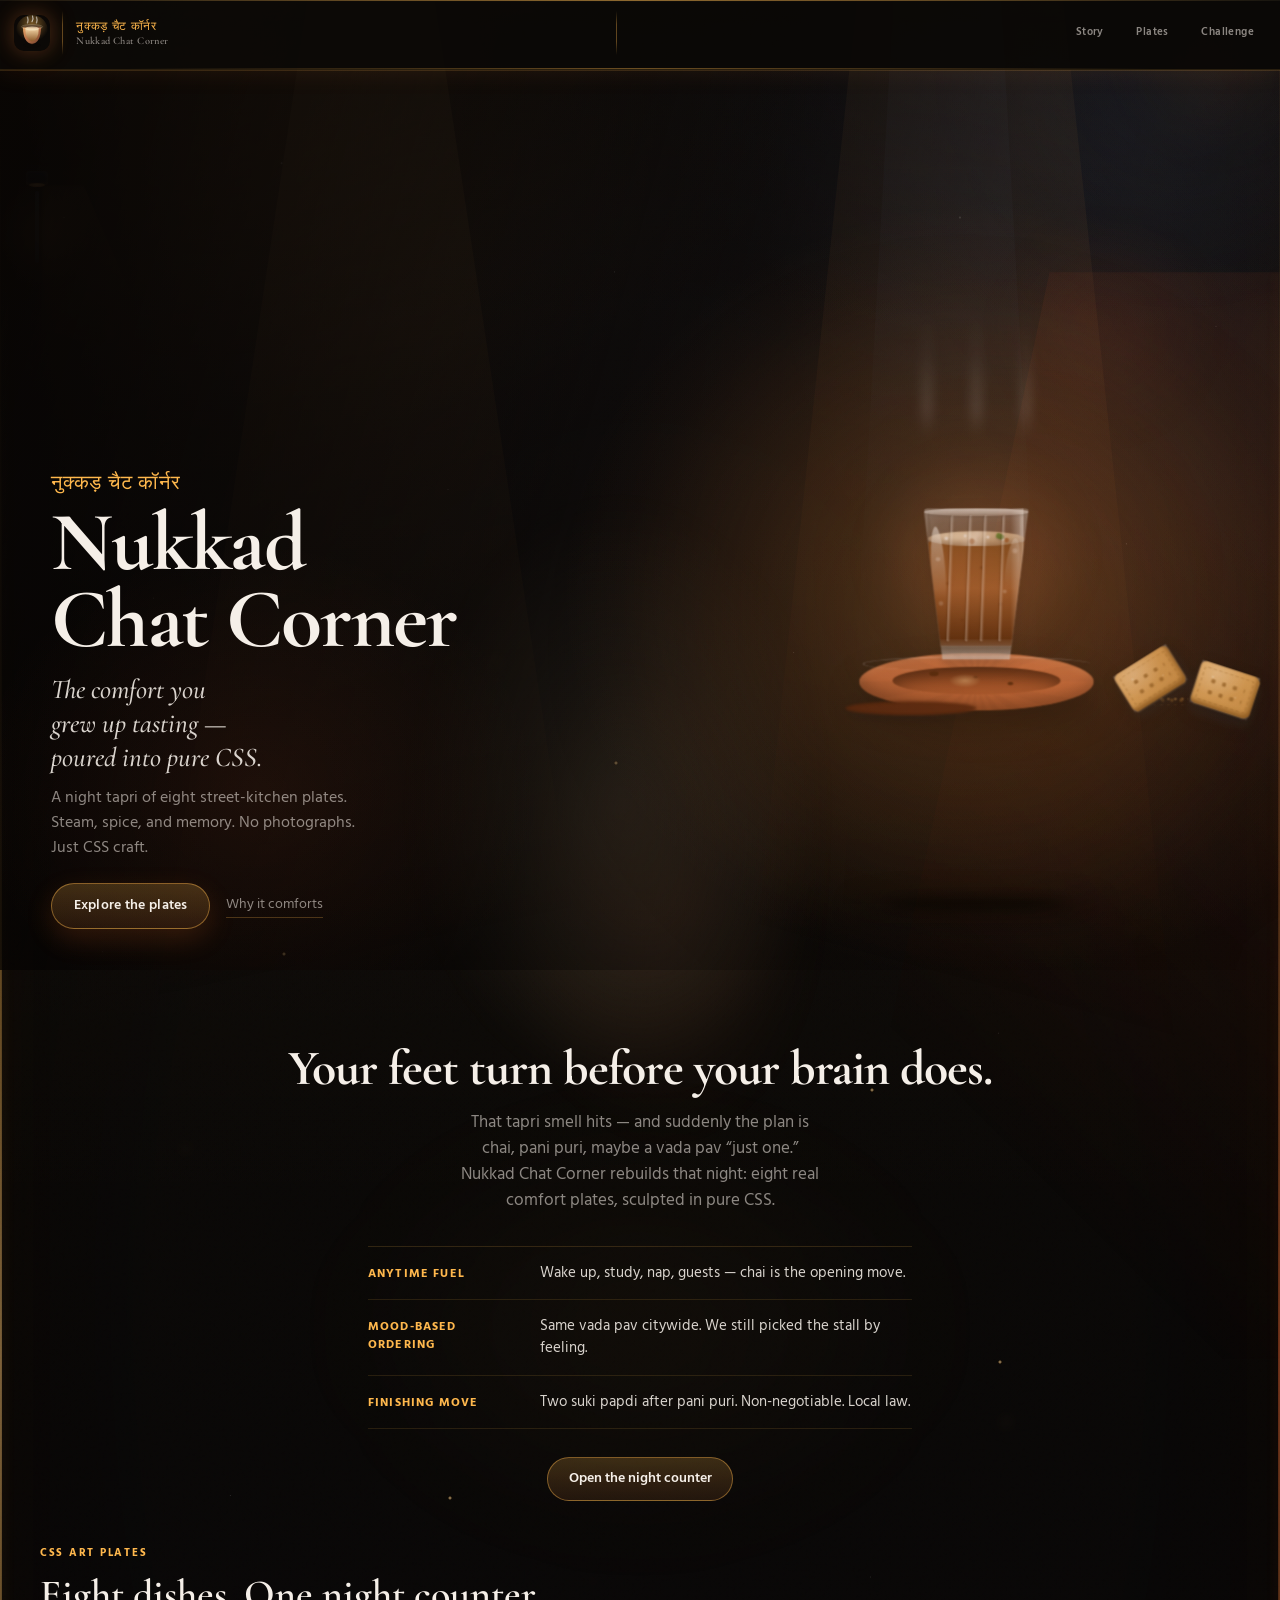
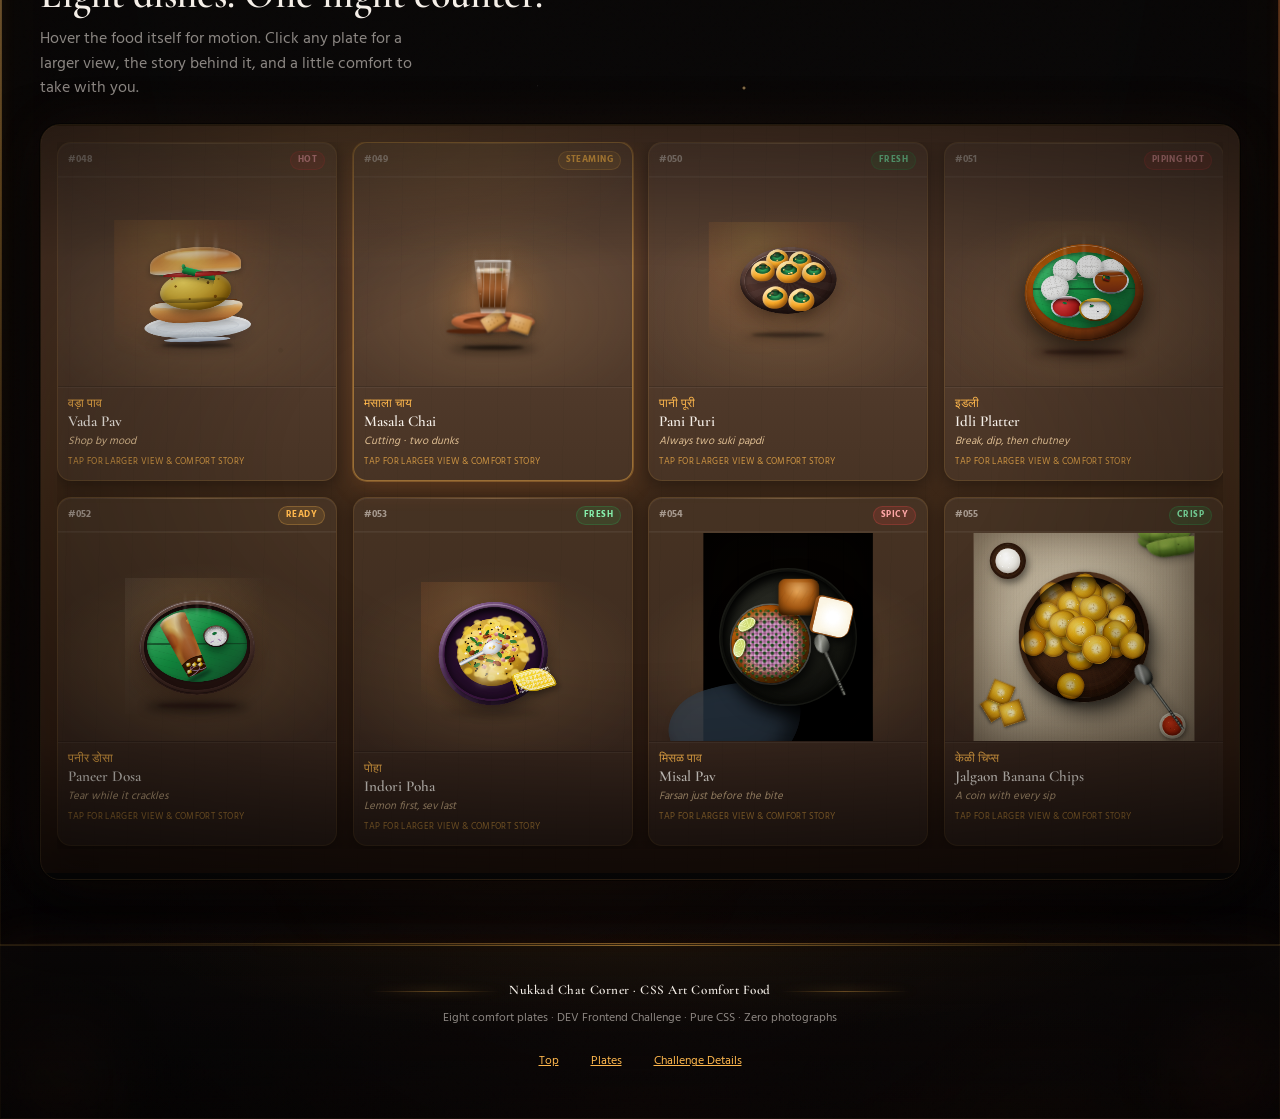
<file: welcome.html>
<!doctype html>
<html lang="en">
  <head>
    <meta charset="UTF-8" />
    <meta http-equiv="refresh" content="0; url=index.html" />
    <link rel="canonical" href="index.html" />
    <meta name="robots" content="noindex" />
    <meta name="viewport" content="width=device-width, initial-scale=1.0" />
    <title>Redirecting to Nukkad Chat Corner</title>
    <script>
      location.replace('index.html');
    </script>
  </head>
  <body>
    <p>Welcome scene merged into the main experience. <a href="index.html">Continue to Nukkad Chat Corner</a>.</p>
  </body>
</html>
</file>
<file: css/scene.css>
@import './tokens.css';

*, *::before, *::after { box-sizing: border-box; }

html {
  color-scheme: dark;
  scroll-behavior: smooth;
  scrollbar-width: thin;
  scrollbar-color: var(--scrollbar-thumb) var(--scrollbar-track);
  overflow-x: clip;
  max-width: 100%;
}

@media (prefers-reduced-motion: reduce) {
  html {
    scroll-behavior: auto;
  }
}

html::-webkit-scrollbar {
  width: var(--scrollbar-size);
  height: var(--scrollbar-size);
}

html::-webkit-scrollbar-track {
  background: var(--scrollbar-track);
  border-left: 1px solid var(--scrollbar-track-edge);
}

html::-webkit-scrollbar-thumb {
  background: linear-gradient(180deg, var(--scrollbar-thumb-hover), var(--scrollbar-thumb));
  border-radius: 999px;
  border: 2px solid var(--scrollbar-track);
  background-clip: padding-box;
}

html::-webkit-scrollbar-thumb:hover {
  background: linear-gradient(180deg, var(--scrollbar-thumb-active), var(--scrollbar-thumb-hover));
  border-color: var(--scrollbar-track);
}

html::-webkit-scrollbar-thumb:active {
  background: var(--scrollbar-thumb-active);
}

html::-webkit-scrollbar-corner {
  background: var(--bg);
}

body {
  margin: 0;
  font-family: var(--font-body);
  color: var(--text);
  line-height: 1.5;
  overflow-x: clip;
  max-width: 100%;
  -webkit-text-size-adjust: 100%;
  text-size-adjust: 100%;
}

.svg-defs {
  position: absolute;
  width: 0;
  height: 0;
  overflow: hidden;
}

.skip-link {
  position: absolute;
  top: -100%;
  left: 1rem;
  z-index: 999;
  padding: 0.5rem 1rem;
  background: var(--text);
  color: var(--bg);
  border-radius: 6px;
  text-decoration: none;
}

.skip-link:focus { top: 1rem; }

a { color: var(--lamp); }

code {
  font-size: 0.85em;
  padding: 0.08em 0.3em;
  border-radius: 4px;
  background: rgba(255, 255, 255, 0.06);
}

.dish-label { display: none; }

.string-wire {
  position: absolute;
  height: 1px;
  background: rgba(255, 255, 255, 0.08);
  transform-origin: left center;
}

.string-bulb {
  position: absolute;
  width: 6px;
  height: 8px;
  border-radius: 50% 50% 45% 45%;
  background: radial-gradient(circle at 40% 30%, #fff8dc, var(--lamp) 60%, #e65100);
  box-shadow: 0 0 8px var(--lamp-soft), 0 0 20px var(--lamp-glow);
  animation: string-flicker var(--flicker-dur, 4s) ease-in-out infinite;
  animation-delay: var(--flicker-delay, 0s);
}

@keyframes string-flicker {
  0%, 100% { opacity: 1; }
  50% { opacity: 0.82; }
  75% { opacity: 0.94; }
}

.motion-reduced .string-bulb { animation: none !important; }

@media (prefers-reduced-motion: reduce) {
  .string-bulb { animation: none !important; }
}
</file>
<file: css/counter-app.css>
/* ═══ Nukkad Chat Corner — Street kitchen order counter shell ═══ */

/* ── UI rules & dividers ── */
.ui-hrule {
  flex: 1;
  height: 1px;
  margin: 0;
  border: none;
  background: linear-gradient(
    90deg,
    transparent 0%,
    rgba(255, 184, 77, 0.08) 15%,
    rgba(255, 184, 77, 0.32) 50%,
    rgba(255, 184, 77, 0.08) 85%,
    transparent 100%
  );
}

.ui-hrule--page {
  flex: none;
  width: min(1280px, calc(100% - var(--page-gutter) * 2));
  margin: 0.75rem auto 0;
  background: linear-gradient(
    90deg,
    transparent,
    rgba(255, 184, 77, 0.15) 20%,
    rgba(255, 184, 77, 0.45) 50%,
    rgba(255, 184, 77, 0.15) 80%,
    transparent
  );
  box-shadow: 0 0 20px rgba(255, 184, 77, 0.12);
}

.page-foot-divider {
  margin-top: auto;
}

.ui-hrule--inset {
  flex: none;
  width: 100%;
  margin: 0 0 0.65rem;
  background: linear-gradient(
    90deg,
    rgba(255, 184, 77, 0.35),
    rgba(255, 184, 77, 0.08) 70%,
    transparent
  );
}

.ui-vrule {
  flex-shrink: 0;
  width: 1px;
  align-self: stretch;
  min-height: 2rem;
  background: linear-gradient(
    180deg,
    transparent 0%,
    rgba(255, 184, 77, 0.35) 30%,
    rgba(255, 184, 77, 0.35) 70%,
    transparent 100%
  );
}

.ui-vrule--brand {
  min-height: 2.75rem;
  margin-inline: 0.15rem;
}

.ui-vrule--header {
  display: none;
  min-height: 2rem;
  margin-inline: 0.25rem;
}

@media (min-width: 900px) {
  .ui-vrule--header {
    display: block;
  }
}

.ui-section-label {
  display: flex;
  align-items: center;
  gap: 0.65rem;
  width: 100%;
  min-height: 1.25rem;
}

.ui-section-label > span:not(.ui-hrule) {
  flex-shrink: 0;
  white-space: nowrap;
  line-height: 1.2;
}

.ui-section-label > .ui-hrule:first-child,
.ui-section-label > .ui-hrule:last-child {
  flex: 1 1 0;
  min-width: 1.25rem;
}

.counter-app {
  position: relative;
  min-height: 100dvh;
  padding: 0;
  background:
    radial-gradient(ellipse 80% 60% at 50% 0%, rgba(255, 140, 60, 0.04), transparent 55%),
    var(--night-sky-deep);
}

/* ── Unified night page container ── */
.app-night-shell {
  position: relative;
  width: min(1320px, 100%);
  min-height: 100dvh;
  margin: 0 auto;
  isolation: isolate;
  overflow: hidden;
  border-left: 1px solid rgba(255, 184, 77, 0.08);
  border-right: 1px solid rgba(255, 184, 77, 0.08);
  box-shadow:
    0 0 0 1px rgba(0, 0, 0, 0.45),
    0 0 80px rgba(255, 140, 60, 0.12),
    0 0 160px rgba(255, 107, 53, 0.06),
    0 0 120px rgba(0, 0, 0, 0.5),
    inset 0 1px 0 rgba(255, 184, 77, 0.15),
    inset 0 0 80px rgba(255, 140, 60, 0.05);
}

.app-night-shell__fx {
  position: absolute;
  inset: 0;
  z-index: 0;
  pointer-events: none;
  overflow: hidden;
}

.app-night-shell__lamp-wash {
  position: absolute;
  top: 0;
  left: 0;
  right: 0;
  height: 45%;
  background:
    radial-gradient(ellipse 70% 55% at 20% 0%, rgba(255, 184, 77, 0.12), transparent 65%),
    radial-gradient(ellipse 50% 40% at 80% 5%, rgba(180, 200, 255, 0.05), transparent 60%),
    linear-gradient(180deg, rgba(255, 160, 80, 0.06) 0%, transparent 100%);
  animation: lamp-wash-breathe 8s ease-in-out infinite;
}

.app-night-shell__top-beam {
  position: absolute;
  top: 0;
  left: 10%;
  right: 10%;
  height: 2px;
  background: linear-gradient(
    90deg,
    transparent,
    rgba(255, 184, 77, 0.5) 30%,
    rgba(255, 220, 150, 0.8) 50%,
    rgba(255, 184, 77, 0.5) 70%,
    transparent
  );
  box-shadow:
    0 0 20px rgba(255, 184, 77, 0.35),
    0 0 60px rgba(255, 140, 60, 0.15),
    0 4px 40px rgba(255, 184, 77, 0.08);
  animation: top-beam-pulse 6s ease-in-out infinite;
}

.app-night-shell__rim-light {
  position: absolute;
  inset: 0;
  border-radius: inherit;
  box-shadow:
    inset 0 0 0 1px rgba(255, 184, 77, 0.1),
    inset 0 0 80px rgba(255, 140, 60, 0.04);
  pointer-events: none;
}

@keyframes lamp-wash-breathe {
  0%, 100% { opacity: 0.85; }
  50% { opacity: 1; }
}

@keyframes top-beam-pulse {
  0%, 100% { opacity: 0.75; filter: brightness(1); }
  50% { opacity: 1; filter: brightness(1.15); }
}

.app-stage {
  position: relative;
  z-index: 1;
  min-height: 100dvh;
  display: flex;
  flex-direction: column;
}

.page-night-sky {
  position: absolute;
  inset: 0;
  z-index: 0;
  pointer-events: none;
  background:
    radial-gradient(ellipse 40% 30% at 88% 5%, var(--moon-glow), transparent 72%),
    radial-gradient(ellipse 55% 40% at 15% 0%, rgba(255, 160, 80, 0.1), transparent 68%),
    radial-gradient(ellipse 80% 50% at 50% 100%, rgba(255, 120, 50, 0.05), transparent 55%),
    linear-gradient(180deg, var(--night-sky-top) 0%, var(--bg) 38%, var(--night-sky-deep) 100%);
}

.page-night-sky::before {
  content: '';
  position: absolute;
  inset: 0;
  opacity: 0.5;
  background-image:
    radial-gradient(1px 1px at 5% 8%, rgba(255, 255, 255, 0.8), transparent),
    radial-gradient(1px 1px at 12% 22%, rgba(255, 255, 255, 0.45), transparent),
    radial-gradient(1.5px 1.5px at 22% 6%, rgba(255, 255, 255, 0.7), transparent),
    radial-gradient(1px 1px at 35% 18%, rgba(255, 255, 255, 0.4), transparent),
    radial-gradient(1px 1px at 48% 10%, rgba(255, 255, 255, 0.55), transparent),
    radial-gradient(1px 1px at 62% 24%, rgba(255, 255, 255, 0.35), transparent),
    radial-gradient(1.5px 1.5px at 75% 8%, rgba(255, 255, 255, 0.65), transparent),
    radial-gradient(1px 1px at 88% 20%, rgba(255, 255, 255, 0.5), transparent),
    radial-gradient(1px 1px at 95% 12%, rgba(255, 255, 255, 0.4), transparent),
    radial-gradient(1px 1px at 18% 55%, rgba(255, 255, 255, 0.25), transparent),
    radial-gradient(1px 1px at 42% 62%, rgba(255, 255, 255, 0.2), transparent),
    radial-gradient(1px 1px at 68% 58%, rgba(255, 255, 255, 0.22), transparent),
    radial-gradient(1px 1px at 82% 72%, rgba(255, 255, 255, 0.18), transparent),
    radial-gradient(1px 1px at 28% 78%, rgba(255, 255, 255, 0.15), transparent),
    radial-gradient(1px 1px at 55% 85%, rgba(255, 255, 255, 0.2), transparent);
  animation: star-twinkle-slow 8s ease-in-out infinite;
}

.page-night-sky::after {
  content: '';
  position: absolute;
  inset: 0;
  opacity: 0.25;
  background-image:
    radial-gradient(1px 1px at 8% 35%, rgba(255, 255, 255, 0.5), transparent),
    radial-gradient(1px 1px at 52% 42%, rgba(255, 255, 255, 0.35), transparent),
    radial-gradient(1px 1px at 78% 38%, rgba(255, 255, 255, 0.4), transparent),
    radial-gradient(1px 1px at 32% 88%, rgba(255, 255, 255, 0.2), transparent),
    radial-gradient(1px 1px at 92% 65%, rgba(255, 255, 255, 0.25), transparent);
  animation: star-twinkle-slow 11s ease-in-out infinite reverse;
}

/* ── App header ── */
.app-header {
  position: relative;
  display: flex;
  align-items: center;
  justify-content: space-between;
  gap: 1rem;
  padding: 0.85rem 1.25rem;
  border-bottom: 1px solid var(--surface-glass-border);
  background: rgba(10, 8, 6, 0.72);
  backdrop-filter: blur(16px) saturate(1.2);
  box-shadow:
    inset 0 1px 0 var(--surface-glass-highlight),
    0 1px 0 rgba(255, 184, 77, 0.04),
    0 8px 40px rgba(0, 0, 0, 0.4);
  position: sticky;
  top: 0;
  z-index: 100;
  isolation: isolate;
}

.app-header::before {
  content: '';
  position: absolute;
  top: 0;
  left: 0;
  right: 0;
  height: 1px;
  background: linear-gradient(
    90deg,
    transparent,
    rgba(255, 184, 77, 0.35) 30%,
    rgba(255, 184, 77, 0.5) 50%,
    rgba(255, 184, 77, 0.35) 70%,
    transparent
  );
  pointer-events: none;
}

.app-header::after {
  content: '';
  position: absolute;
  bottom: -1px;
  left: 10%;
  right: 10%;
  height: 40px;
  background: radial-gradient(ellipse 50% 100% at 50% 0%, rgba(255, 184, 77, 0.08), transparent 70%);
  pointer-events: none;
  z-index: -1;
}

.app-brand {
  display: flex;
  align-items: center;
  gap: 0.65rem;
}

.app-brand-link {
  display: flex;
  align-items: center;
  gap: 0.65rem;
  text-decoration: none;
  color: inherit;
  border-radius: 10px;
}

.app-brand-link:focus-visible {
  outline: 2px solid var(--lamp);
  outline-offset: 3px;
}

.app-logo {
  width: 36px;
  height: 36px;
  border-radius: 10px;
  box-shadow:
    0 0 20px rgba(255, 140, 60, 0.25),
    0 0 40px rgba(255, 140, 60, 0.08);
  flex-shrink: 0;
  animation: logo-glow-pulse 6s ease-in-out infinite;
}

@keyframes logo-glow-pulse {
  0%, 100% { box-shadow: 0 0 20px rgba(255, 140, 60, 0.25), 0 0 40px rgba(255, 140, 60, 0.08); }
  50% { box-shadow: 0 0 28px rgba(255, 140, 60, 0.35), 0 0 50px rgba(255, 140, 60, 0.12); }
}

.app-brand-text h1,
.app-brand-title {
  margin: 0;
  font-family: var(--font-display);
  font-size: 1.15rem;
  font-weight: 700;
  line-height: 1.15;
  letter-spacing: 0.01em;
}

.app-brand-script {
  margin: 0 0 0.1rem;
  font-family: var(--font-display);
  font-size: 0.72rem;
  font-weight: 500;
  line-height: 1.2;
  color: var(--lamp);
  letter-spacing: 0.06em;
}

.app-brand-tagline {
  margin: 0.12rem 0 0;
  font-size: 0.62rem;
  color: var(--text-muted);
  letter-spacing: 0.06em;
  text-transform: uppercase;
}

.app-brand-text p:not(.app-brand-script):not(.app-brand-tagline) {
  margin: 0;
  font-size: 0.65rem;
  color: var(--text-muted);
  letter-spacing: 0.04em;
}

.app-nav {
  display: flex;
  align-items: center;
  gap: 0.5rem;
  flex-wrap: wrap;
  justify-content: flex-end;
}

.app-nav-link {
  padding: 0.35rem 0.7rem;
  font-size: 0.68rem;
  font-weight: 600;
  letter-spacing: 0.04em;
  text-decoration: none;
  color: var(--text-muted);
  border-radius: 100px;
  border: 1px solid transparent;
  transition: color 0.2s ease, border-color 0.2s ease, background 0.2s ease, box-shadow 0.2s ease;
}

.app-nav-link:hover {
  color: var(--text);
  background: rgba(255, 255, 255, 0.05);
  box-shadow: inset 0 1px 0 rgba(255, 255, 255, 0.04);
}

.app-nav-link--active {
  color: var(--lamp);
  border-color: rgba(255, 184, 77, 0.35);
  background: rgba(255, 184, 77, 0.1);
  box-shadow:
    inset 0 1px 0 rgba(255, 184, 77, 0.12),
    0 0 16px rgba(255, 140, 60, 0.1);
}

.app-nav-link:focus-visible {
  outline: 2px solid var(--lamp);
  outline-offset: 2px;
}

.app-nav-pill {
  padding: 0.35rem 0.75rem;
  font-size: 0.7rem;
  font-weight: 600;
  letter-spacing: 0.06em;
  text-transform: uppercase;
  border-radius: 100px;
  border: 1px solid rgba(255, 255, 255, 0.08);
  background: rgba(255, 255, 255, 0.04);
  color: var(--text-muted);
}

.app-nav-pill--live {
  color: var(--lamp);
  border-color: rgba(255, 184, 77, 0.35);
  background: rgba(255, 184, 77, 0.1);
  display: inline-flex;
  align-items: center;
  gap: 6px;
  box-shadow:
    inset 0 1px 0 rgba(255, 184, 77, 0.1),
    0 0 20px rgba(255, 140, 60, 0.08);
}

.live-dot {
  width: 6px;
  height: 6px;
  border-radius: 50%;
  background: #22c55e;
  box-shadow: 0 0 8px rgba(34, 197, 94, 0.6);
  animation: live-pulse 2s ease-in-out infinite;
}

@keyframes live-pulse {
  0%, 100% { opacity: 1; }
  50% { opacity: 0.5; }
}

.app-clock {
  font-size: 0.75rem;
  font-weight: 500;
  color: var(--text-muted);
  font-variant-numeric: tabular-nums;
  padding: 0.3rem 0.55rem;
  border-radius: 6px;
  border: 1px solid rgba(255, 184, 77, 0.1);
  background: rgba(255, 184, 77, 0.04);
  box-shadow: inset 0 1px 0 rgba(255, 184, 77, 0.06);
}

/* ── Stats bar ── */
.stats-bar {
  display: grid;
  grid-template-columns: repeat(4, 1fr);
  gap: 0.75rem;
  padding: 1rem 1.25rem 0;
  max-width: 1280px;
  margin: 0 auto;
  position: relative;
}

.stats-bar::before {
  content: '';
  position: absolute;
  top: 0.5rem;
  left: 50%;
  transform: translateX(-50%);
  width: min(900px, 80%);
  height: 80px;
  background: radial-gradient(ellipse 60% 100% at 50% 0%, rgba(255, 184, 77, 0.06), transparent 70%);
  pointer-events: none;
}

.stat-card {
  position: relative;
  padding: 0.75rem 1rem;
  border-radius: 12px;
  background: var(--surface-glass);
  border: 1px solid var(--surface-glass-border);
  backdrop-filter: blur(10px);
  box-shadow:
    inset 0 1px 0 var(--surface-glass-highlight),
    0 4px 24px rgba(0, 0, 0, 0.28);
  transition: border-color 0.25s ease, box-shadow 0.25s ease, transform 0.25s ease;
}

.stat-card::before {
  content: '';
  position: absolute;
  top: 0;
  left: 12%;
  right: 12%;
  height: 1px;
  background: linear-gradient(90deg, transparent, rgba(255, 184, 77, 0.25), transparent);
  border-radius: 1px;
}

.stat-card:hover {
  border-color: rgba(255, 184, 77, 0.22);
  box-shadow:
    inset 0 1px 0 rgba(255, 184, 77, 0.1),
    0 6px 28px rgba(0, 0, 0, 0.32),
    0 0 24px var(--surface-glow);
  transform: translateY(-1px);
}

@media (min-width: 769px) {
  .stat-card + .stat-card::before {
    content: '';
    position: absolute;
    left: -0.4rem;
    top: 18%;
    height: 64%;
    width: 1px;
    background: linear-gradient(
      180deg,
      transparent,
      rgba(255, 184, 77, 0.28) 50%,
      transparent
    );
  }
}

.stat-label {
  margin: 0;
  font-size: 0.62rem;
  font-weight: 600;
  letter-spacing: 0.1em;
  text-transform: uppercase;
  color: var(--text-muted);
}

.stat-value {
  margin: 0.2rem 0 0;
  font-family: var(--font-display);
  font-size: 1.35rem;
  font-weight: 700;
  color: var(--text);
}

.stat-value--accent {
  color: var(--lamp);
  text-shadow: 0 0 24px rgba(255, 184, 77, 0.25);
}

.stat-value--serving {
  font-size: clamp(0.85rem, 2.5vw, 1.15rem);
  line-height: 1.25;
  letter-spacing: 0.01em;
  text-shadow: 0 0 20px rgba(255, 184, 77, 0.15);
}

.stat-value--serving .serving-num {
  color: var(--lamp);
}

/* ── Main counter layout ── */
.app-shell {
  max-width: 1280px;
  margin: 0 auto;
  padding: 1rem 1.25rem 2rem;
  display: grid;
  grid-template-columns: 220px 1fr;
  gap: 1.25rem;
  align-items: start;
  position: relative;
}

.app-shell::before {
  content: '';
  position: absolute;
  inset: -0.5rem 0.5rem;
  background: radial-gradient(ellipse 70% 50% at 50% 30%, rgba(255, 140, 60, 0.04), transparent 65%);
  pointer-events: none;
  z-index: -1;
}

/* Responsive rules → see css/responsive.css */
.order-sidebar {
  position: sticky;
  top: 72px;
  padding: 1rem;
  border-radius: 16px;
  background: var(--surface-glass);
  border: 1px solid var(--surface-glass-border);
  backdrop-filter: blur(12px);
  box-shadow:
    inset 0 1px 0 var(--surface-glass-highlight),
    0 8px 32px rgba(0, 0, 0, 0.32),
    0 0 40px rgba(255, 140, 60, 0.03);
}

.sidebar-title {
  margin: 0 0 0.75rem;
  font-size: 0.65rem;
  font-weight: 600;
  letter-spacing: 0.12em;
  text-transform: uppercase;
  color: var(--text-muted);
}

.sidebar-title.ui-section-label > span:not(.ui-hrule) {
  color: var(--text-muted);
}

.queue-list {
  list-style: none;
  margin: 0;
  padding: 0;
  display: flex;
  flex-direction: column;
  gap: 0.5rem;
}

.queue-item {
  display: flex;
  align-items: center;
  gap: 0.5rem;
  padding: 0.5rem 0.65rem;
  border-radius: 8px;
  background: rgba(255, 255, 255, 0.02);
  font-size: 0.75rem;
  border-left: 2px solid transparent;
  border-bottom: 1px solid rgba(255, 255, 255, 0.04);
  transition: background 0.3s ease, border-color 0.3s ease, box-shadow 0.3s ease;
}

.queue-item:hover {
  background: rgba(255, 184, 77, 0.04);
  box-shadow: inset 0 0 12px rgba(255, 140, 60, 0.04);
}

.queue-item:last-child {
  border-bottom-color: transparent;
}

.queue-item--active {
  background: rgba(255, 184, 77, 0.08);
  border-left-color: var(--lamp);
  box-shadow: inset 0 0 20px rgba(255, 140, 60, 0.06);
  animation: serving-pulse 2.5s ease-in-out infinite;
}

@keyframes serving-pulse {
  0%, 100% { box-shadow: inset 0 0 20px rgba(255, 140, 60, 0.06); }
  50% { box-shadow: inset 0 0 28px rgba(255, 140, 60, 0.12); }
}

.motion-reduced .queue-item--active {
  animation: none;
}

@media (prefers-reduced-motion: reduce) {
  .queue-item--active {
    animation: none;
  }
}

.queue-num {
  font-weight: 700;
  color: var(--lamp);
  font-variant-numeric: tabular-nums;
}

.queue-name { flex: 1; color: var(--text); }
.queue-status { font-size: 0.6rem; color: #22c55e; font-weight: 600; }

.challenge-badge {
  margin-top: 1rem;
  padding: 0.75rem;
  border-radius: 10px;
  background: linear-gradient(135deg, rgba(255, 184, 77, 0.1), rgba(180, 90, 40, 0.06));
  border: 1px solid rgba(255, 184, 77, 0.2);
  box-shadow:
    inset 0 1px 0 rgba(255, 184, 77, 0.08),
    0 4px 16px rgba(0, 0, 0, 0.2);
}

.challenge-badge p {
  margin: 0;
  font-size: 0.68rem;
  line-height: 1.45;
  color: var(--text-muted);
}

.challenge-badge strong {
  display: block;
  font-size: 0.72rem;
  color: var(--lamp);
  margin-bottom: 0.25rem;
}

/* ── Counter top surface ── */
.counter-main { min-width: 0; }

.counter-top {
  position: relative;
  border-radius: 20px;
  overflow: hidden;
  border: 1px solid rgba(255, 184, 77, 0.1);
  box-shadow:
    0 0 0 1px rgba(0, 0, 0, 0.5),
    0 0 60px rgba(255, 140, 60, 0.06),
    0 24px 60px rgba(0, 0, 0, 0.55),
    inset 0 1px 0 rgba(255, 184, 77, 0.08);
}

.counter-backdrop {
  position: absolute;
  inset: 0;
  background:
    radial-gradient(ellipse 55% 40% at 22% 12%, var(--lamp-soft), transparent 58%),
    radial-gradient(ellipse 35% 25% at 78% 18%, rgba(255, 107, 53, 0.08), transparent 60%),
    linear-gradient(180deg, #1a1410 0%, var(--wall-lit) 22%, var(--wall) 45%, #080604 100%);
  z-index: 0;
}

.counter-lamp {
  position: absolute;
  top: 0;
  left: 22%;
  width: 160px;
  height: 100px;
  background: radial-gradient(ellipse, rgba(255, 184, 77, 0.42), rgba(255, 140, 60, 0.12) 45%, transparent 72%);
  filter: blur(22px);
  z-index: 2;
  pointer-events: none;
  animation: lamp-pulse 5s ease-in-out infinite;
}

.counter-lamp-beam {
  position: absolute;
  top: 28px;
  left: 14%;
  width: 28%;
  height: 55%;
  background: linear-gradient(
    175deg,
    rgba(255, 200, 120, 0.14) 0%,
    rgba(255, 160, 80, 0.06) 40%,
    transparent 75%
  );
  clip-path: polygon(35% 0%, 65% 0%, 100% 100%, 0% 100%);
  z-index: 1;
  pointer-events: none;
  animation: lamp-beam-pulse 5s ease-in-out infinite;
}

.counter-string-lights {
  position: absolute;
  top: 12px;
  left: 0;
  right: 0;
  height: 28px;
  z-index: 3;
}

.counter-night-vignette {
  position: absolute;
  inset: 0;
  z-index: 5;
  pointer-events: none;
  background:
    radial-gradient(ellipse 85% 75% at 50% 45%, transparent 35%, rgba(0, 0, 0, 0.55) 100%),
    linear-gradient(180deg, rgba(0, 0, 0, 0.35) 0%, transparent 18%, transparent 82%, rgba(0, 0, 0, 0.45) 100%);
}

.counter-section-head {
  position: relative;
  z-index: 7;
  padding: 0.85rem 1rem 0.35rem;
  margin-top: 44px;
}

.counter-section-title {
  font-size: 0.58rem;
  font-weight: 600;
  letter-spacing: 0.14em;
  text-transform: uppercase;
  color: rgba(255, 255, 255, 0.45);
}

.counter-surface {
  position: relative;
  z-index: 4;
  padding: 1rem 1rem 1.5rem;
  overflow: visible;
  background:
    radial-gradient(ellipse 50% 35% at 25% 0%, rgba(255, 184, 77, 0.12), transparent 55%),
    radial-gradient(circle at 20% 30%, rgba(60, 40, 25, 0.4) 0 2px, transparent 3px),
    radial-gradient(circle at 60% 70%, rgba(50, 35, 20, 0.3) 0 2px, transparent 3px),
    repeating-linear-gradient(91deg, transparent 0 32px, rgba(0, 0, 0, 0.03) 32px 33px),
    linear-gradient(180deg, var(--counter-wood-lit) 0%, var(--counter-wood) 50%, #2a1810 100%);
  border-top: 1px solid rgba(255, 184, 77, 0.18);
  box-shadow: inset 0 12px 40px rgba(255, 160, 80, 0.06);
  margin-top: 0;
}

.counter-lip-bar {
  height: 6px;
  background: linear-gradient(180deg, #1a1208, #0a0806);
  box-shadow: 0 4px 12px rgba(0, 0, 0, 0.5);
}

/* ── Order card grid ── */
.order-grid {
  display: grid;
  grid-template-columns: repeat(auto-fill, minmax(175px, 1fr));
  gap: 0.65rem;
  overflow-x: auto;
  padding-bottom: 0.25rem;
  scrollbar-width: thin;
  scrollbar-color: var(--scrollbar-thumb) var(--scrollbar-track);
}

.order-grid::-webkit-scrollbar { height: var(--scrollbar-size); width: var(--scrollbar-size); }
.order-grid::-webkit-scrollbar-track {
  background: var(--scrollbar-track);
  border-radius: 999px;
}
.order-grid::-webkit-scrollbar-thumb {
  background: linear-gradient(90deg, var(--scrollbar-thumb-hover), var(--scrollbar-thumb));
  border-radius: 999px;
  border: 2px solid transparent;
  background-clip: padding-box;
}
.order-grid::-webkit-scrollbar-thumb:hover {
  background: linear-gradient(90deg, var(--scrollbar-thumb-active), var(--scrollbar-thumb-hover));
}

.order-card {
  display: flex;
  flex-direction: column;
  container-type: inline-size;
  container-name: order-card;
  border-radius: 14px;
  background: rgba(255, 255, 255, 0.05);
  border: 1px solid rgba(255, 184, 77, 0.12);
  box-shadow:
    0 4px 16px rgba(0, 0, 0, 0.35),
    inset 0 1px 0 rgba(255, 255, 255, 0.06);
  overflow: visible;
  transition: border-color 0.2s ease, box-shadow 0.2s ease;
}

.order-card--serving {
  border-color: rgba(255, 184, 77, 0.45);
  box-shadow: 0 0 0 1px rgba(255, 184, 77, 0.15), 0 8px 24px rgba(255, 140, 60, 0.12);
}

.order-card__head {
  display: flex;
  align-items: center;
  justify-content: space-between;
  padding: 0.5rem 0.65rem 0.35rem;
  gap: 0.35rem;
  border-bottom: 1px solid rgba(255, 255, 255, 0.06);
}

.order-id {
  font-size: 0.62rem;
  font-weight: 700;
  color: var(--text-muted);
  font-variant-numeric: tabular-nums;
}

.order-badge {
  font-size: 0.55rem;
  font-weight: 700;
  letter-spacing: 0.05em;
  text-transform: uppercase;
  padding: 2px 7px;
  border-radius: 100px;
}

.order-badge--hot {
  background: rgba(239, 68, 68, 0.15);
  color: #fca5a5;
  border: 1px solid rgba(239, 68, 68, 0.25);
}

.order-badge--fresh {
  background: rgba(34, 197, 94, 0.12);
  color: #86efac;
  border: 1px solid rgba(34, 197, 94, 0.2);
}

.order-badge--ready {
  background: rgba(255, 184, 77, 0.12);
  color: var(--lamp);
  border: 1px solid rgba(255, 184, 77, 0.25);
}

.order-card__viewport {
  position: relative;
  height: var(--card-viewport-h);
  display: flex;
  align-items: center;
  justify-content: center;
  overflow: visible;
  perspective: 900px;
  transform-style: preserve-3d;
  background: radial-gradient(ellipse 85% 75% at 50% 65%, rgba(255, 200, 120, 0.14), transparent 68%);
  border-top: 1px solid rgba(255, 255, 255, 0.04);
  border-bottom: 1px solid rgba(0, 0, 0, 0.15);
}

.order-card__foot {
  padding: 0.55rem 0.65rem 0.65rem;
  border-top: 1px solid rgba(255, 255, 255, 0.05);
}

.order-card__title {
  margin: 0;
  font-family: var(--font-display);
  font-size: 0.95rem;
  font-weight: 600;
  line-height: 1.2;
}

.order-card__script {
  display: block;
  font-size: 0.72rem;
  color: var(--lamp);
  font-weight: 500;
  margin-bottom: 0.1rem;
}

.order-card__meta {
  margin: 0.25rem 0 0;
  font-size: 0.62rem;
  color: var(--text-muted);
  display: flex;
  justify-content: space-between;
  align-items: center;
}

.order-price {
  font-weight: 600;
  color: var(--text);
}

/* ── Dish art scaling inside order cards ── */
.order-card .dish-art {
  position: relative;
  transform-origin: center center;
  pointer-events: none;
  flex-shrink: 0;
}

.order-card--vada-pav .vada-pav-art { transform: scale(calc(var(--dish-scale-vada) * var(--card-scale-mult, 1))); margin-top: 14px; }
.order-card--vada-pav .vada-pav-art { pointer-events: none; }
.order-card--vada-pav .vada-pav-vada,
.order-card--vada-pav .vada-pav-bun-top,
.order-card--vada-pav .vada-pav-chili { pointer-events: auto; }

.order-card--chai .chai-glass-art { transform: scale(calc(var(--dish-scale-chai) * var(--card-scale-mult, 1))); margin-top: 22px; }
.order-card--pani-puri .pani-puri-art { transform: scale(calc(var(--dish-scale-pani) * var(--card-scale-mult, 1))); margin-top: 12px; }
.order-card--idli .idli-platter-art { transform: scale(calc(var(--dish-scale-idli) * var(--card-scale-mult, 1))); margin-top: 18px; }
.order-card--dosa .dosa-platter-art { transform: scale(calc(var(--dish-scale-dosa) * var(--card-scale-mult, 1))); margin-top: 18px; }

.order-card--chai .chai-glass-art {
  pointer-events: none;
}

.order-card--chai .glass-cup-assembly,
.order-card--chai .biscuit-primary,
.order-card--chai .biscuit-secondary,
.order-card--chai .clay-plate-3d {
  pointer-events: auto;
}

.order-card--chai .order-card__viewport {
  perspective: 950px;
  transform-style: preserve-3d;
}

.order-card--pani-puri .pani-puri-art {
  pointer-events: none;
}

.order-card--pani-puri .clay-puri-shell {
  pointer-events: auto;
}

.order-card--pani-puri .order-card__viewport {
  perspective: 900px;
  transform-style: preserve-3d;
}

.order-card--idli .idli-platter-art {
  pointer-events: none;
}

.order-card--idli .porous-idli-3d,
.order-card--idli .glazed-katori-3d {
  pointer-events: auto;
}

.order-card--idli .order-card__viewport {
  perspective: 900px;
  transform-style: preserve-3d;
}

.order-card--dosa .dosa-platter-art {
  pointer-events: none;
}

.order-card--dosa .paneer-dosa-cylinder,
.order-card--dosa .ceramic-katori,
.order-card--dosa .roasted-paneer-cube {
  pointer-events: auto;
}

.order-card--dosa .order-card__viewport {
  perspective: 1400px;
  transform-style: preserve-3d;
}

/* ── Poha dish integration ── */
.order-card--poha .poha-art { transform: scale(calc(var(--dish-scale-poha) * var(--card-scale-mult, 1))); margin-top: 16px; }

.order-card--poha .order-card__viewport {
  transform-style: preserve-3d;
}

/* ── Misal Pav dish integration ── */
.order-card--misal-pav .misal-pav-art {
  transform: scale(calc(var(--dish-scale-misal) * var(--card-scale-mult, 1)));
  transform-origin: center center;
  pointer-events: none;
}

.order-card--misal-pav .brushed-steel-bowl,
.order-card--misal-pav .laadi-pav,
.order-card--misal-pav .carved-metal-spoon {
  pointer-events: auto;
}

.order-card--misal-pav .order-card__viewport {
  overflow: hidden;
}

/* ── Jalgaon Banana Chips integration ── */
.order-card--banana-chips .banana-chips-art {
  transform: scale(calc(var(--dish-scale-chips) * var(--card-scale-mult, 1)));
  transform-origin: center center;
  pointer-events: none;
}

.order-card--banana-chips .wooden-bowl,
.order-card--banana-chips .c-fg-center-main,
.order-card--banana-chips .vintage-spoon {
  pointer-events: auto;
}

.order-card--banana-chips .order-card__viewport {
  overflow: hidden;
}

.page-foot {
  display: flex;
  flex-direction: column;
  align-items: center;
  text-align: center;
  padding: 2rem 1rem 2.5rem;
  font-size: 0.75rem;
  color: var(--text-muted);
  margin-top: 0;
  position: relative;
  z-index: 2;
  flex-shrink: 0;
  border-top: 1px solid var(--surface-glass-border);
  background:
    radial-gradient(ellipse 60% 80% at 50% 0%, rgba(255, 184, 77, 0.05), transparent 65%),
    linear-gradient(180deg, rgba(14, 10, 8, 0.5), transparent);
  box-shadow: inset 0 1px 0 var(--surface-glass-highlight);
}

.page-foot::before {
  content: '';
  position: absolute;
  top: -1px;
  left: 15%;
  right: 15%;
  height: 1px;
  background: linear-gradient(
    90deg,
    transparent,
    rgba(255, 184, 77, 0.35) 50%,
    transparent
  );
  box-shadow: 0 0 16px rgba(255, 184, 77, 0.15);
}

.page-foot-brand {
  display: flex;
  align-items: center;
  justify-content: center;
  gap: 0.65rem;
  width: min(1280px, calc(100% - var(--page-gutter) * 2));
  max-width: 100%;
  margin: 0 auto 0.65rem;
  padding-inline: var(--page-gutter);
  font-family: var(--font-display);
  font-size: 0.82rem;
  font-weight: 600;
  color: var(--text);
  letter-spacing: 0.04em;
  text-align: center;
}

.page-foot-brand > span:not(.ui-hrule) {
  flex-shrink: 0;
}

.page-foot-brand .ui-hrule {
  flex: 1 1 0;
  min-width: 1.5rem;
  max-width: 8rem;
}

.page-foot p { margin: 0.25rem 0; }

.page-foot-nav {
  display: flex;
  flex-wrap: wrap;
  justify-content: center;
  gap: 0.35rem 1rem;
  list-style: none;
  margin: 0.75rem 0 0;
  padding: 0;
}

.page-foot-nav a {
  font-size: 0.75rem;
  padding: 0.25rem 0.5rem;
  border-radius: 6px;
  transition: color 0.2s ease, background 0.2s ease, box-shadow 0.2s ease;
}

.page-foot-nav a:hover {
  background: rgba(255, 184, 77, 0.06);
  box-shadow: 0 0 12px rgba(255, 140, 60, 0.08);
}

.showcase-page .showcase-main {
  max-width: 800px;
  margin: 0 auto;
  padding: 1rem 1.25rem 0;
}

.showcase-page .chai-canvas {
  width: min(720px, 100%);
  margin: 0 auto 1rem;
}

.showcase-intro {
  text-align: center;
  padding: 0.5rem 0 1rem;
}

.showcase-intro h2 {
  margin: 0;
  font-family: var(--font-display);
  font-size: clamp(1.75rem, 4vw, 2.25rem);
  font-weight: 700;
}

.showcase-intro .showcase-script {
  display: block;
  font-size: 1rem;
  color: var(--lamp);
  margin-bottom: 0.25rem;
}

.showcase-intro p {
  margin: 0.35rem 0 0;
  font-size: 0.85rem;
  color: var(--text-muted);
}

.showcase-tags {
  display: flex;
  flex-wrap: wrap;
  justify-content: center;
  gap: 0.4rem;
  margin-top: 0.75rem;
}

.showcase-tag {
  font-size: 0.58rem;
  font-weight: 700;
  letter-spacing: 0.06em;
  text-transform: uppercase;
  padding: 3px 9px;
  border-radius: 100px;
  background: rgba(255, 255, 255, 0.05);
  border: 1px solid rgba(255, 255, 255, 0.08);
  color: var(--text-muted);
}

.showcase-techniques {
  text-align: center;
  padding: 1rem 0 0.5rem;
  font-size: 0.72rem;
  color: var(--text-muted);
}

.standalone-page {
  min-height: 100dvh;
  display: flex;
  flex-direction: column;
  align-items: center;
  justify-content: center;
  padding: 2rem;
  text-align: center;
  background:
    radial-gradient(ellipse 80% 50% at 50% -10%, rgba(255, 140, 60, 0.1), transparent 55%),
    var(--bg);
}

.standalone-page h1 {
  font-family: var(--font-display);
  font-size: clamp(2rem, 5vw, 2.75rem);
  margin: 1rem 0 0.5rem;
}

.standalone-page p {
  color: var(--text-muted);
  max-width: 28rem;
  margin: 0 0 1.5rem;
}

.standalone-actions {
  display: flex;
  flex-wrap: wrap;
  gap: 0.75rem;
  justify-content: center;
}

.btn-primary {
  display: inline-flex;
  align-items: center;
  padding: 0.55rem 1.1rem;
  font-size: 0.8rem;
  font-weight: 600;
  text-decoration: none;
  color: #14100c;
  background: linear-gradient(180deg, var(--lamp), #e69840);
  border-radius: 100px;
  box-shadow: 0 4px 16px rgba(255, 140, 60, 0.25);
}

.btn-primary:hover { filter: brightness(1.08); }

.btn-ghost {
  display: inline-flex;
  align-items: center;
  padding: 0.55rem 1.1rem;
  font-size: 0.8rem;
  font-weight: 600;
  text-decoration: none;
  color: var(--text);
  background: rgba(255, 255, 255, 0.05);
  border: 1px solid rgba(255, 255, 255, 0.1);
  border-radius: 100px;
}

.btn-ghost:hover { background: rgba(255, 255, 255, 0.08); }

.motion-reduced .live-dot { animation: none !important; }

.motion-reduced .counter-lamp,
.motion-reduced .counter-lamp-beam,
.motion-reduced .page-night-sky::before,
.motion-reduced .page-night-sky::after,
.motion-reduced .app-logo,
.motion-reduced .app-night-shell__lamp-wash,
.motion-reduced .app-night-shell__top-beam {
  animation: none !important;
}

@media (prefers-reduced-motion: reduce) {
  .live-dot { animation: none !important; }
  .order-card { transition: none; }
  .stat-card:hover { transform: none; }
  .counter-lamp,
  .counter-lamp-beam,
  .page-night-sky::before,
  .page-night-sky::after,
  .app-logo,
  .app-night-shell__lamp-wash,
  .app-night-shell__top-beam {
    animation: none !important;
  }
}
</file>
<file: css/dishes/food-3d-primitives.css>
/* ═══ Nukkad Chat Corner — shared 3D food art primitives ═══ */

/* Key light wash on dish viewport */
.food-key-ray {
  position: absolute;
  inset: 0;
  background: radial-gradient(
    ellipse at var(--food-key-x) var(--food-key-y),
    var(--food-key-warm) 0%,
    var(--food-fill-amber) 35%,
    transparent 72%
  );
  pointer-events: none;
  z-index: 0;
}

/* Warm thermal aura (fried / steamed food) */
.food-thermal-glow {
  position: absolute;
  width: 180px;
  height: 180px;
  top: 18%;
  left: 50%;
  transform: translateX(-50%);
  background: radial-gradient(circle, var(--food-subsurface) 0%, transparent 68%);
  filter: blur(14px);
  pointer-events: none;
  z-index: 1;
  animation: food-thermal-pulse 4s ease-in-out infinite alternate;
}

@keyframes food-thermal-pulse {
  0% { transform: translateX(-50%) scale(0.88); opacity: 0.45; }
  100% { transform: translateX(-50%) scale(1.12); opacity: 0.82; }
}

/* Three-trail steam engine */
.food-steam-engine {
  position: absolute;
  top: 8px;
  left: 50%;
  transform: translateX(-50%);
  width: 120px;
  height: 88px;
  display: flex;
  justify-content: space-around;
  align-items: flex-end;
  z-index: 12;
  pointer-events: none;
  opacity: 0.48;
  transition: opacity var(--food-dur) var(--food-bezier-spring),
    transform var(--food-dur) var(--food-bezier-spring);
}

.food-steam-trail {
  width: 5px;
  height: 100%;
  border-radius: 50%;
  background: linear-gradient(
    to top,
    transparent,
    rgba(255, 255, 255, 0.55) 38%,
    rgba(255, 255, 255, 0.12) 72%,
    transparent
  );
  filter: blur(3px);
}

.food-steam-trail--1 { animation: food-vapor-rise 2.1s infinite ease-in-out; }
.food-steam-trail--2 { animation: food-vapor-rise 2.6s infinite ease-in-out 0.35s; width: 6px; }
.food-steam-trail--3 { animation: food-vapor-rise 1.9s infinite ease-in-out 0.15s; }

@keyframes food-vapor-rise {
  0% { transform: translateY(28px) scaleX(0.65) skewX(0deg); opacity: 0; }
  45% { transform: translateY(4px) scaleX(1.45) skewX(-10deg); opacity: 0.62; }
  100% { transform: translateY(-32px) scaleX(0.4) skewX(10deg); opacity: 0; }
}

/* Dual floor shadows */
.floor-shadow-occlusion,
.render-shadow-contact {
  position: absolute;
  bottom: 22px;
  left: 50%;
  transform: translateX(-50%);
  width: var(--floor-shadow-w, 158px);
  height: 11px;
  background: var(--food-shadow-core);
  border-radius: 50%;
  filter: blur(4px);
  z-index: 0;
  transition: transform var(--food-dur) var(--food-bezier-spring),
    opacity var(--food-dur) var(--food-bezier-spring);
}

.floor-shadow-ambient,
.render-shadow-ambient {
  position: absolute;
  bottom: 14px;
  left: 50%;
  transform: translateX(-50%);
  width: var(--floor-shadow-ambient-w, 198px);
  height: 20px;
  background: var(--food-shadow-ambient);
  border-radius: 50%;
  filter: blur(9px);
  z-index: 0;
  transition: transform var(--food-dur) var(--food-bezier-spring),
    opacity var(--food-dur) var(--food-bezier-spring);
}

/* Subtle idle levitation for food stages */
@keyframes food-stage-levitate {
  0% { transform: rotateX(calc(var(--food-rest-tilt-x) - 1deg)) rotateY(calc(var(--food-rest-tilt-y) - 0.5deg)) translateY(4px); }
  100% { transform: rotateX(calc(var(--food-rest-tilt-x) + 1deg)) rotateY(calc(var(--food-rest-tilt-y) + 0.5deg)) translateY(-4px); }
}

/* Fried blister texture mixin class */
.food-fried-surface {
  background-image:
    repeating-radial-gradient(circle at 20% 30%, transparent 0 2px, rgba(0, 0, 0, 0.06) 2.5px 3.5px, transparent 4px),
    repeating-radial-gradient(circle at 72% 58%, transparent 0 1.5px, rgba(0, 0, 0, 0.05) 2px 3px, transparent 3.5px);
}

/* Specular cap highlight */
.food-specular-cap::after {
  content: '';
  position: absolute;
  top: 8%;
  left: 18%;
  width: 55%;
  height: 22%;
  border-radius: 50%;
  background: linear-gradient(to bottom, var(--food-specular), transparent);
  filter: blur(2px);
  pointer-events: none;
}

/* ── Volume builders (stylized 3D cartoon) ── */

.food-rim-light {
  filter:
    drop-shadow(0 1px 0 rgba(255, 255, 255, 0.22))
    drop-shadow(0 3px 6px rgba(0, 0, 0, 0.18));
}

.food-subsurface-wash {
  position: absolute;
  inset: 0;
  border-radius: inherit;
  background:
    radial-gradient(ellipse at var(--food-key-x) var(--food-key-y), var(--food-subsurface) 0%, transparent 55%),
    radial-gradient(ellipse at 70% 80%, rgba(255, 140, 60, 0.12) 0%, transparent 45%);
  pointer-events: none;
  mix-blend-mode: soft-light;
}

.food-contact-shadow {
  position: absolute;
  left: 50%;
  bottom: calc(-1 * var(--food-shadow-contact-offset, 3px));
  transform: translateX(-50%);
  width: 88%;
  height: 8px;
  background: rgba(0, 0, 0, 0.35);
  border-radius: 50%;
  filter: blur(3px);
  pointer-events: none;
  z-index: 0;
}

.food-cast-shadow {
  position: absolute;
  left: 50%;
  transform: translateX(-50%);
  width: var(--cast-w, 80%);
  height: var(--cast-h, 10px);
  background: rgba(0, 0, 0, 0.28);
  border-radius: 50%;
  filter: blur(var(--cast-blur, 4px));
  pointer-events: none;
  z-index: 0;
}

/* Cylinder: domed cap + visible side wall */
.food-volume-cylinder {
  position: relative;
  transform-style: preserve-3d;
}

.food-volume-cylinder__cap {
  position: relative;
  width: 100%;
  height: 100%;
  border-radius: inherit;
  z-index: 2;
}

.food-volume-cylinder__wall {
  position: absolute;
  left: 6%;
  width: 88%;
  height: var(--vol-wall-h, 12px);
  bottom: -2px;
  border-radius: 0 0 42% 42% / 0 0 80% 80%;
  transform: rotateX(-72deg);
  transform-origin: top center;
  z-index: 1;
  box-shadow: inset 0 -4px 6px rgba(0, 0, 0, 0.22);
  pointer-events: none;
}

/* Hemisphere shell (pani puri, bowl caps) */
.food-volume-hemisphere {
  position: relative;
  transform-style: preserve-3d;
}

.food-volume-hemisphere__dome {
  position: relative;
  width: 100%;
  height: 100%;
  border-radius: 50% 50% 46% 46% / 54% 54% 46% 46%;
  z-index: 2;
}

.food-volume-hemisphere__rim {
  position: absolute;
  left: 4%;
  bottom: 2px;
  width: 92%;
  height: var(--vol-hemisphere-rim, 5px);
  border-radius: 50%;
  z-index: 3;
  box-shadow:
    inset 0 1px 2px rgba(255, 255, 255, 0.45),
    0 1px 3px rgba(0, 0, 0, 0.25);
  pointer-events: none;
}

.food-volume-hemisphere__cavity {
  position: absolute;
  top: 12%;
  left: 50%;
  transform: translateX(-50%);
  width: 42%;
  height: 34%;
  border-radius: 50%;
  z-index: 4;
  pointer-events: none;
}

/* Sphere (vada, boondi) */
.food-volume-sphere {
  position: relative;
  transform-style: preserve-3d;
}

.food-volume-sphere__body {
  position: relative;
  width: 100%;
  height: 100%;
  border-radius: inherit;
  z-index: 2;
}

.food-volume-sphere__equator {
  position: absolute;
  left: 4%;
  bottom: 18%;
  width: 92%;
  height: 14%;
  border-radius: 50%;
  background: linear-gradient(to bottom, transparent, rgba(0, 0, 0, 0.22) 45%, rgba(0, 0, 0, 0.32) 100%);
  z-index: 3;
  pointer-events: none;
  mix-blend-mode: multiply;
}

/* Concave liquid meniscus */
.food-meniscus-pool {
  position: relative;
  border-radius: 50%;
  overflow: visible;
  transform-style: preserve-3d;
}

.food-meniscus-pool::before {
  content: '';
  position: absolute;
  inset: -1px;
  border-radius: 50%;
  border-top: 1.5px solid rgba(255, 255, 255, 0.42);
  pointer-events: none;
  z-index: 2;
}

.food-meniscus-pool::after {
  content: '';
  position: absolute;
  top: 15%;
  left: 12%;
  width: 55%;
  height: 35%;
  border-radius: 50%;
  background: radial-gradient(ellipse, rgba(255, 255, 255, 0.35) 0%, transparent 70%);
  pointer-events: none;
  z-index: 3;
}

.motion-reduced .food-thermal-glow,
.motion-reduced .food-steam-trail,
.motion-reduced .food-steam-engine {
  animation: none !important;
}

@media (prefers-reduced-motion: reduce) {
  .food-thermal-glow,
  .food-steam-trail {
    animation: none !important;
  }

  .food-steam-engine {
    opacity: 0.35;
  }
}
</file>
<file: css/dishes/chai.css>
/* ═══ Glass Cup Masala Chai — hyper-real tapri cutting chai ═══ */

@property --cg-meniscus-angle {
  syntax: '<angle>';
  inherits: false;
  initial-value: 105deg;
}

@property --cg-meniscus-shine {
  syntax: '<number>';
  inherits: false;
  initial-value: 0.45;
}

@property --cg-tea-hue-shift {
  syntax: '<angle>';
  inherits: false;
  initial-value: 180deg;
}

.dish--chai {
  --cg-tea-foam: #e6cbab;
  --cg-tea-core: #9c5c2e;
  --cg-tea-deep: #472005;
  --cg-tea-spice: #7c4a1e;
  --cg-glass-specular-light: rgba(255, 255, 255, 0.45);
  --cg-glass-specular-sharp: rgba(255, 255, 255, 0.78);
  --cg-glass-tint-shadow: rgba(0, 0, 0, 0.15);
  --cg-clay-light: #d67a4b;
  --cg-clay-mid: #b55e31;
  --cg-clay-dark: #7a3a19;
  --cg-biscuit-crust: #c48c46;
  --cg-biscuit-body: #e3ae66;
  --cg-biscuit-shadow: #8f5f24;
  --cg-cardamom: #6b8f3c;
  --cg-bezier: var(--food-bezier-spring, cubic-bezier(0.25, 1.35, 0.5, 1));
  --cg-pop: cubic-bezier(0.175, 0.885, 0.32, 1.275);
  --cg-dur: var(--food-dur, 550ms);
  --cg-meniscus-angle: 105deg;
  --cg-meniscus-shine: 0.45;
  --cg-tea-hue-shift: 180deg;
}

.chai-glass-art {
  position: relative;
  width: 340px;
  height: 300px;
  display: flex;
  align-items: center;
  justify-content: center;
  overflow: visible;
  perspective: var(--food-perspective, 950px);
}

/* ── Card-level hover ── */
.dish--chai:not(.order-card):is(:hover, .is-raised, :focus-within) .display-assembly {
  transform: translateY(-14px) rotateX(6deg) rotateY(-4deg);
}

.dish--chai:not(.order-card):is(:hover, .is-raised, :focus-within) .ambient-studio-light { opacity: 1; transform: scale(1.06); }
.dish--chai:not(.order-card):is(:hover, .is-raised, :focus-within) .thermal-heat-glow { opacity: 1; transform: scale(1.18); }
.dish--chai:not(.order-card):is(:hover, .is-raised, :focus-within) .glass-cup-assembly { transform: translateY(-26px) scale(1.03) rotate(-2deg); }
.dish--chai:not(.order-card):is(:hover, .is-raised, :focus-within) .biscuits-rack { transform: translateY(-10px) rotate(-3deg); }
.dish--chai:not(.order-card):is(:hover, .is-raised, :focus-within) .clay-plate-3d { transform: scale(1.05) translateY(5px); }
.dish--chai:not(.order-card):is(:hover, .is-raised, :focus-within) .floor-shadow-deep { transform: scale(0.7); opacity: 0.55; }
.dish--chai:not(.order-card):is(:hover, .is-raised, :focus-within) .floor-shadow-ambient { transform: scale(0.78); opacity: 0.32; }
.dish--chai:not(.order-card):is(:hover, .is-raised, :focus-within) .steam-convection-engine { opacity: 1; transform: translateY(-18px) scale(1.08); }
.dish--chai:not(.order-card):is(:hover, .is-raised, :focus-within) .steam-wave { animation-duration: 1.6s; }
.dish--chai:not(.order-card):is(:hover, .is-raised, :focus-within) .tea-meniscus-shimmer { opacity: 0.9; }
.dish--chai:not(.order-card):is(:hover, .is-raised, :focus-within) .glass-condensation { opacity: 0.75; }

/* Cup-focused steam boost via :has() */
.chai-glass-art:has(.glass-cup-assembly:hover) .steam-convection-engine {
  opacity: 1;
  transform: translateY(-22px) scale(1.12);
}

.chai-glass-art:has(.glass-cup-assembly:hover) .thermal-heat-glow {
  transform: scale(1.25);
  opacity: 1;
}

/* ── Ambient lighting ── */
.chai-glass-art .ambient-studio-light {
  position: absolute;
  inset: 0;
  background: radial-gradient(circle at 48% 52%, rgba(255, 184, 77, 0.18) 0%, rgba(255, 160, 60, 0.08) 40%, transparent 68%);
  opacity: 0.8;
  pointer-events: none;
  transition: opacity var(--cg-dur) ease, transform var(--cg-dur) ease;
}

.chai-glass-art .thermal-heat-glow {
  position: absolute;
  width: 190px;
  height: 190px;
  background: radial-gradient(circle, rgba(214, 122, 75, 0.28) 0%, transparent 70%);
  filter: blur(14px);
  top: 26%;
  left: 50%;
  transform: translateX(-50%);
  transition: opacity var(--cg-dur) ease, transform var(--cg-dur) ease;
  animation: cg-thermal-pulse 4s ease-in-out infinite alternate;
}

@keyframes cg-thermal-pulse {
  0% { transform: translateX(-50%) scale(0.88); opacity: 0.35; }
  100% { transform: translateX(-50%) scale(1.15); opacity: 0.82; }
}

/* ── Display assembly ── */
.chai-glass-art .display-assembly {
  position: relative;
  width: 100%;
  height: 240px;
  display: flex;
  align-items: center;
  justify-content: center;
  transition: transform var(--cg-dur) var(--cg-bezier);
  transform-style: preserve-3d;
  z-index: 2;
  pointer-events: none;
}

/* ── Steam convection engine ── */
.chai-glass-art .steam-convection-engine {
  position: absolute;
  top: 22px;
  height: 118px;
  width: 128px;
  z-index: 10;
  display: flex;
  justify-content: space-around;
  opacity: 0.38;
  pointer-events: none;
  transition: opacity var(--cg-dur) var(--cg-bezier), transform var(--cg-dur) var(--cg-bezier);
}

.chai-glass-art .steam-wave {
  width: 8px;
  height: 100%;
  background: linear-gradient(to top, transparent, rgba(255, 255, 255, 0.55) 22%, rgba(255, 255, 255, 0.15) 62%, transparent);
  border-radius: 50%;
  filter: blur(5px);
}

.chai-glass-art .steam-left   { animation: cg-rising-vapor 2.4s infinite ease-in-out; }
.chai-glass-art .steam-center { animation: cg-rising-vapor 2.9s infinite ease-in-out 0.4s; }
.chai-glass-art .steam-right  { animation: cg-rising-vapor 2.1s infinite ease-in-out 0.2s; }

@keyframes cg-rising-vapor {
  0% { transform: translateY(42px) scaleX(0.65) skewX(0deg); opacity: 0; }
  50% { transform: translateY(8px) scaleX(1.7) skewX(-14deg); opacity: 0.68; }
  100% { transform: translateY(-42px) scaleX(0.35) skewX(14deg); opacity: 0; }
}

/* ── Glass cup assembly ── */
.chai-glass-art .glass-cup-assembly {
  position: relative;
  width: 92px;
  height: 132px;
  z-index: 5;
  margin-top: -30px;
  transition: transform var(--cg-dur) var(--cg-bezier), filter var(--cg-dur) ease;
  pointer-events: auto;
  cursor: pointer;
  transform-style: preserve-3d;
}

.chai-glass-art .glass-container {
  position: absolute;
  width: 100%;
  height: 100%;
  background:
    linear-gradient(160deg, rgba(255, 255, 255, 0.22) 0%, rgba(255, 255, 255, 0.04) 45%, rgba(0, 0, 0, 0.1) 100%);
  clip-path: polygon(0% 0%, 100% 0%, 82% 100%, 18% 100%);
  border-radius: 4px 4px 18px 18px;
  box-shadow:
    inset 0 0 14px rgba(255, 255, 255, 0.28),
    inset -6px -5px 16px rgba(0, 0, 0, 0.12),
    0 8px 18px rgba(0, 0, 0, 0.15);
  transform: translateZ(2px);
  transform-style: preserve-3d;
  backdrop-filter: blur(0.5px);
}

.chai-glass-art .glass-inner-wall {
  position: absolute;
  inset: 3px 5px 4px 5px;
  clip-path: polygon(0% 0%, 100% 0%, 84% 100%, 16% 100%);
  background: linear-gradient(160deg, rgba(255, 255, 255, 0.08) 0%, rgba(140, 90, 40, 0.06) 50%, rgba(0, 0, 0, 0.04) 100%);
  border-radius: 2px 2px 14px 14px;
  z-index: 1;
  pointer-events: none;
}

.chai-glass-art .glass-cup-shadow {
  --cast-w: 70%;
  --cast-h: 8px;
  bottom: -6px;
  left: 50%;
  opacity: 0.45;
  z-index: 0;
}

.glass-highlight-arc {
  position: absolute;
  width: 12px;
  height: 60%;
  top: 12%;
  border-radius: 50%;
  background: linear-gradient(to bottom, rgba(255, 255, 255, 0.55), transparent 80%);
  z-index: 7;
  pointer-events: none;
  filter: blur(0.5px);
}

.glass-highlight-arc--1 { left: 8%; transform: rotate(-4deg); }
.glass-highlight-arc--2 { right: 10%; height: 45%; top: 20%; opacity: 0.5; transform: rotate(6deg); }

.glass-caustic-spot {
  position: absolute;
  top: 18px;
  left: 38%;
  width: 28px;
  height: 12px;
  border-radius: 50%;
  background: radial-gradient(ellipse, rgba(255, 220, 160, 0.45) 0%, transparent 70%);
  pointer-events: none;
  z-index: 3;
}

.chai-glass-art .glass-container::before {
  content: '';
  position: absolute;
  top: 4px;
  right: -2px;
  width: 10px;
  height: calc(100% - 12px);
  background: linear-gradient(to right, rgba(255, 255, 255, 0.22), rgba(255, 255, 255, 0.04));
  border-radius: 0 6px 6px 0;
  transform: skewY(-1.5deg);
  pointer-events: none;
}

.glass-condensation {
  position: absolute;
  inset: 8px 2px 20px 2px;
  z-index: 6;
  pointer-events: none;
  opacity: 0.58;
  transition: opacity 0.45s ease;
  background-image:
    radial-gradient(ellipse at 12% 35%, rgba(255, 255, 255, 0.5) 1px, transparent 3px),
    radial-gradient(ellipse at 88% 28%, rgba(255, 255, 255, 0.45) 1.2px, transparent 3.2px),
    radial-gradient(ellipse at 78% 62%, rgba(255, 255, 255, 0.4) 0.8px, transparent 2.5px),
    radial-gradient(ellipse at 15% 72%, rgba(255, 255, 255, 0.35) 1px, transparent 2.8px);
}

.chai-glass-art .glass-lip-rim {
  position: absolute;
  top: 0;
  width: 100%;
  height: 7px;
  background: linear-gradient(to bottom, var(--cg-glass-specular-sharp), rgba(255, 255, 255, 0.12));
  border-radius: 50%;
  z-index: 7;
  box-shadow: 0 1px 3px rgba(0, 0, 0, 0.18);
}

.chai-glass-art .glass-inner-specular {
  position: absolute;
  inset: 2px;
  border-radius: inherit;
  border-left: 1.5px solid rgba(255, 255, 255, 0.18);
  z-index: 5;
  pointer-events: none;
}

.chai-glass-art .glass-flute {
  position: absolute;
  top: 6px;
  width: 3px;
  height: calc(100% - 22px);
  background: linear-gradient(to right, rgba(255, 255, 255, 0.42), transparent);
  box-shadow: -1px 0 2px var(--cg-glass-tint-shadow);
  z-index: 5;
  border-radius: 2px;
  transform: skewX(-2deg);
}

.chai-glass-art .flute-1 { left: 24%; }
.chai-glass-art .flute-2 { left: 41%; }
.chai-glass-art .flute-3 { right: 41%; }
.chai-glass-art .flute-4 { right: 24%; }

.chai-glass-art .glass-specular-shimmer {
  position: absolute;
  top: 0;
  right: 5%;
  width: 16px;
  height: 100%;
  background: linear-gradient(to left, var(--cg-glass-specular-light), transparent 72%);
  z-index: 6;
  pointer-events: none;
}

.chai-glass-art .glass-solid-base-bottom {
  position: absolute;
  bottom: 0;
  width: 100%;
  height: 18px;
  background: linear-gradient(to top, rgba(255, 255, 255, 0.5) 0%, rgba(255, 255, 255, 0.06) 100%);
  z-index: 4;
}

/* Individual cup hover — sip lift */
.glass-cup-assembly:hover {
  animation: cg-cup-sip-lift 0.6s var(--cg-pop) forwards;
  z-index: 20;
  filter: brightness(1.06);
}

.glass-cup-assembly:hover .tea-liquid-surface {
  animation: cg-tea-ripple 0.7s ease-in-out infinite alternate;
}

.glass-cup-assembly:hover .tea-meniscus-shimmer {
  opacity: 1;
  animation: cg-meniscus-glow 0.8s ease-in-out infinite alternate;
}

.glass-cup-assembly:hover::after {
  content: '';
  position: absolute;
  top: -24px;
  left: 50%;
  width: 18px;
  height: 32px;
  margin-left: -9px;
  background: linear-gradient(to top, rgba(255, 255, 255, 0.55), transparent);
  border-radius: 50%;
  filter: blur(4px);
  animation: cg-cup-steam-burst 1s ease-in-out infinite;
  pointer-events: none;
}

@keyframes cg-cup-sip-lift {
  0%   { transform: translateY(0) scale(1) rotate(0deg); }
  45%  { transform: translateY(-32px) scale(1.06) rotate(-5deg); }
  100% { transform: translateY(-26px) scale(1.04) rotate(-3deg); }
}

@keyframes cg-tea-ripple {
  0%   { transform: scaleX(1) translateY(0); }
  100% { transform: scaleX(1.03) translateY(-1px); }
}

@keyframes cg-meniscus-glow {
  0%   { opacity: 0.7; filter: brightness(1); }
  100% { opacity: 1; filter: brightness(1.15); }
}

@keyframes cg-cup-steam-burst {
  0%   { transform: translateY(10px) scaleX(0.7); opacity: 0.25; }
  50%  { transform: translateY(-8px) scaleX(1.3); opacity: 0.7; }
  100% { transform: translateY(-20px) scaleX(0.5); opacity: 0; }
}

/* ── Tea liquid volume ── */
.chai-glass-art .tea-liquid-volume {
  position: absolute;
  bottom: 12px;
  left: 4%;
  width: 92%;
  height: 72%;
  z-index: 2;
  transform: translateZ(4px);
  transform-style: preserve-3d;
}

.chai-glass-art .tea-liquid-surface {
  position: absolute;
  top: -5px;
  width: 100%;
  height: 13px;
  background:
    conic-gradient(
      from var(--cg-tea-hue-shift) at 50% 50%,
      var(--cg-tea-foam),
      #f0dcc0,
      var(--cg-tea-foam),
      #d4b896,
      var(--cg-tea-foam)
    );
  border-radius: 50%;
  z-index: 3;
  box-shadow: inset 0 -3px 6px rgba(71, 32, 5, 0.45);
  transition: transform 0.4s ease;
  animation: cg-tea-surface-turn 7s linear infinite;
}

.tea-meniscus-shimmer {
  position: absolute;
  inset: 0;
  border-radius: inherit;
  background: linear-gradient(
    var(--cg-meniscus-angle),
    transparent 35%,
    rgba(255, 255, 255, var(--cg-meniscus-shine)) 50%,
    transparent 65%
  );
  opacity: 0.85;
  pointer-events: none;
  transition: opacity 0.4s ease;
  animation: cg-meniscus-property 4.5s ease-in-out infinite alternate;
}

@keyframes cg-meniscus-property {
  0% {
    --cg-meniscus-angle: 95deg;
    --cg-meniscus-shine: 0.35;
  }
  100% {
    --cg-meniscus-angle: 155deg;
    --cg-meniscus-shine: 0.72;
  }
}

@keyframes cg-tea-surface-turn {
  to {
    --cg-tea-hue-shift: 540deg;
  }
}

.cardamom-float {
  position: absolute;
  top: 2px;
  right: 22%;
  width: 7px;
  height: 5px;
  background: linear-gradient(135deg, var(--cg-cardamom), #4a6b2a);
  border-radius: 40% 60% 50% 50%;
  box-shadow: 0 1px 2px rgba(0, 0, 0, 0.25);
  transform: rotate(18deg);
  pointer-events: none;
}

.chai-glass-art .tea-froth-foam {
  position: absolute;
  inset: 1px;
  border-radius: 50%;
  background-image:
    radial-gradient(circle at 18% 48%, #ffffff 1.2px, transparent 1.8px),
    radial-gradient(circle at 38% 28%, #ffffff 0.9px, transparent 1.5px),
    radial-gradient(circle at 62% 38%, #ffffff 1px, transparent 1.6px),
    radial-gradient(circle at 78% 55%, #ffffff 0.8px, transparent 1.4px),
    radial-gradient(circle at 45% 72%, var(--cg-tea-core) 2px, transparent 3px),
    radial-gradient(circle at 82% 62%, var(--cg-tea-core) 1.5px, transparent 2.5px);
  opacity: 0.88;
  pointer-events: none;
}

.chai-glass-art .tea-liquid-depth {
  position: absolute;
  top: 4px;
  width: 100%;
  height: calc(100% - 4px);
  background:
    radial-gradient(ellipse at 30% 20%, rgba(180, 100, 50, 0.25) 0%, transparent 50%),
    linear-gradient(to top, var(--cg-tea-deep) 0%, var(--cg-tea-core) 55%, var(--cg-tea-spice) 100%);
  border-radius: 0 0 12px 12px;
  z-index: 1;
  overflow: hidden;
}

.tea-spice-flecks {
  position: absolute;
  inset: 0;
  background-image:
    radial-gradient(circle at 20% 40%, rgba(120, 60, 20, 0.6) 1px, transparent 2px),
    radial-gradient(circle at 55% 25%, rgba(90, 45, 15, 0.5) 0.8px, transparent 1.8px),
    radial-gradient(circle at 75% 60%, rgba(100, 50, 18, 0.55) 1.2px, transparent 2.2px),
    radial-gradient(circle at 35% 75%, rgba(80, 40, 12, 0.45) 0.7px, transparent 1.7px);
  opacity: 0.7;
  pointer-events: none;
}

/* ── Biscuits rack (Parle-G style) ── */
.chai-glass-art .biscuits-rack {
  position: absolute;
  width: 144px;
  height: 64px;
  bottom: 28px;
  right: 62px;
  z-index: 4;
  transition: transform var(--cg-dur) var(--cg-bezier);
  pointer-events: none;
}

.chai-glass-art .biscuit {
  position: absolute;
  width: 54px;
  height: 38px;
  transform-style: preserve-3d;
  pointer-events: auto;
  cursor: pointer;
  transition: transform var(--cg-dur) var(--cg-bezier), filter 0.35s ease;
}

.biscuit-top-face {
  position: absolute;
  inset: 0;
  border-radius: 5px;
  background:
    radial-gradient(ellipse at 30% 20%, rgba(255, 255, 255, 0.25) 0%, transparent 50%),
    linear-gradient(135deg, var(--cg-biscuit-body) 0%, var(--cg-biscuit-crust) 100%);
  box-shadow:
    2px 5px 8px rgba(0, 0, 0, 0.32),
    inset -2px -3px 4px var(--cg-biscuit-shadow);
  z-index: 2;
}

.chai-glass-art .biscuit-inner-rim,
.chai-glass-art .biscuit-dots,
.biscuit-sugar-crust {
  z-index: 3;
}

.biscuit-side-face {
  position: absolute;
  background: linear-gradient(to bottom, var(--cg-biscuit-crust), var(--cg-biscuit-shadow));
  z-index: 1;
}

.biscuit-side-face--front {
  bottom: -4px;
  left: 2px;
  width: calc(100% - 4px);
  height: 5px;
  border-radius: 0 0 3px 3px;
  transform: rotateX(-65deg);
  transform-origin: top center;
}

.biscuit-side-face--right {
  right: -3px;
  top: 3px;
  width: 4px;
  height: calc(100% - 6px);
  border-radius: 0 2px 2px 0;
  transform: rotateY(65deg);
  transform-origin: left center;
}

.biscuit-sugar-crust {
  position: absolute;
  inset: 0;
  border-radius: inherit;
  background-image:
    radial-gradient(circle at 25% 30%, rgba(255, 255, 255, 0.35) 0.5px, transparent 1.5px),
    radial-gradient(circle at 70% 60%, rgba(255, 255, 255, 0.25) 0.4px, transparent 1.2px);
  opacity: 0.8;
  pointer-events: none;
}

.chai-glass-art .biscuit-inner-rim {
  position: absolute;
  inset: 4px;
  border: 1.5px dashed rgba(143, 95, 36, 0.45);
  border-radius: 3px;
  pointer-events: none;
}

.chai-glass-art .biscuit-dots {
  position: absolute;
  inset: 10px;
  background-image:
    radial-gradient(circle, var(--cg-biscuit-shadow) 1.5px, transparent 2px),
    radial-gradient(circle, var(--cg-biscuit-shadow) 1.5px, transparent 2px);
  background-size: 10px 10px;
  background-repeat: repeat;
  opacity: 0.75;
  pointer-events: none;
}

.chai-glass-art .biscuit-primary,
.chai-glass-art .biscuit-secondary {
  box-shadow:
    0 6px 12px rgba(0, 0, 0, 0.18),
    inset 0 2px 4px rgba(255, 255, 255, 0.35);
}

.chai-glass-art .biscuit-primary {
  bottom: 6px;
  left: 10px;
  transform: rotate(-32deg) rotateX(15deg);
  z-index: 2;
}

.chai-glass-art .biscuit-secondary {
  bottom: -4px;
  right: 15px;
  transform: rotate(18deg) rotateY(10deg);
  z-index: 1;
}

.biscuit-crumb-dust {
  position: absolute;
  bottom: 2px;
  left: 20px;
  width: 50px;
  height: 8px;
  background-image:
    radial-gradient(circle, var(--cg-biscuit-shadow) 1px, transparent 2px),
    radial-gradient(circle, var(--cg-biscuit-crust) 0.8px, transparent 1.5px);
  background-size: 8px 8px, 6px 6px;
  opacity: 0.55;
  pointer-events: none;
}

/* Individual biscuit hovers — signature dunk ritual */
.biscuit-primary:hover {
  animation: cg-biscuit-dunk 0.75s var(--cg-pop) forwards;
  z-index: 22;
  filter: brightness(1.08);
}

.biscuit-secondary:hover {
  animation: cg-biscuit-lift 0.55s var(--cg-pop) forwards;
  z-index: 21;
  filter: brightness(1.06);
}

.chai-glass-art:has(.biscuit-primary:hover) .biscuit-crumb-dust {
  animation: cg-crumb-scatter 0.7s ease forwards;
}

.chai-glass-art:has(.biscuit-primary:hover) .steam-convection-engine {
  opacity: 1;
  transform: translateY(-22px) scale(1.12);
}

.chai-glass-art:has(.biscuit-primary:hover) .steam-wave {
  animation-duration: 1.35s;
}

.chai-glass-art:has(.biscuit-primary:hover) .tea-liquid-surface {
  animation: cg-tea-ripple 0.55s ease-in-out infinite alternate;
}

.chai-glass-art:has(.biscuit-primary:hover) .tea-meniscus-shimmer {
  opacity: 1;
}

.chai-glass-art:has(.biscuit-primary:hover) .glass-cup-assembly {
  transform: translateY(-6px) rotate(-2deg);
}

@keyframes cg-biscuit-dunk {
  0%   { transform: rotate(-32deg) rotateX(15deg) translate(0, 0); }
  35%  { transform: rotate(-12deg) rotateX(6deg) translate(36px, -8px) scale(1.04); }
  55%  { transform: rotate(-8deg) rotateX(4deg) translate(42px, 10px) scale(0.98); }
  100% { transform: rotate(-14deg) rotateX(8deg) translate(34px, -6px) scale(1.02); }
}

@keyframes cg-biscuit-lift {
  0%   { transform: rotate(18deg) rotateY(10deg) translateY(0); }
  45%  { transform: rotate(24deg) rotateY(12deg) translateY(-14px) scale(1.08); }
  100% { transform: rotate(20deg) rotateY(10deg) translateY(-10px) scale(1.04); }
}

@keyframes cg-crumb-scatter {
  0%   { opacity: 0.55; transform: scale(1) translate(0, 0); }
  60%  { opacity: 0.95; transform: scale(1.2) translate(10px, 8px); }
  100% { opacity: 0.7; transform: scale(1.1) translate(14px, 14px); }
}

/* ── Clay saucer plate ── */
.chai-glass-art .clay-plate-3d {
  position: absolute;
  bottom: 25px;
  width: 204px;
  height: 50px;
  background:
    repeating-conic-gradient(from 0deg, rgba(0, 0, 0, 0.04) 0deg 10deg, transparent 10deg 20deg),
    linear-gradient(to bottom, var(--cg-clay-light), var(--cg-clay-mid));
  border-radius: 50%;
  z-index: 2;
  box-shadow:
    0 14px 30px rgba(0, 0, 0, 0.42),
    inset 0 -7px 10px rgba(0, 0, 0, 0.24),
    inset 0 3px 6px rgba(255, 200, 150, 0.15);
  transition: transform var(--cg-dur) var(--cg-bezier);
  pointer-events: auto;
  cursor: pointer;
}

.clay-plate-3d:hover {
  animation: cg-plate-wobble 0.55s var(--cg-bezier) forwards;
}

.clay-plate-3d:hover .tea-spill {
  animation: cg-spill-shimmer 0.7s ease-in-out infinite alternate;
}

@keyframes cg-plate-wobble {
  0%   { transform: scale(1) translateY(0) rotate(0deg); }
  30%  { transform: scale(1.06) translateY(4px) rotate(1.5deg); }
  60%  { transform: scale(1.04) translateY(3px) rotate(-1deg); }
  100% { transform: scale(1.05) translateY(4px) rotate(0.5deg); }
}

@keyframes cg-spill-shimmer {
  0%   { opacity: 0.75; filter: brightness(1); }
  100% { opacity: 1; filter: brightness(1.2); }
}

.chai-glass-art .plate-lip-bevel {
  position: absolute;
  top: 3px;
  left: 3px;
  right: 3px;
  height: 13px;
  border-top: 1.5px solid rgba(255, 255, 255, 0.28);
  border-radius: 50%;
  pointer-events: none;
}

.chai-glass-art .plate-sunken-basin {
  position: absolute;
  top: 12px;
  left: 14%;
  width: 72%;
  height: 24px;
  background: linear-gradient(to bottom, var(--cg-clay-dark), var(--cg-clay-mid));
  border-radius: 50%;
  box-shadow: inset 0 6px 12px rgba(0, 0, 0, 0.42);
  overflow: hidden;
}

.chai-glass-art .tea-spill {
  position: absolute;
  background-color: var(--cg-tea-deep);
  border-radius: 50%;
  opacity: 0.85;
}

.chai-glass-art .drop-alpha { width: 8px; height: 4px; top: 4px; left: 22%; }
.chai-glass-art .drop-beta  { width: 5px; height: 3px; top: 13px; right: 28%; }
.chai-glass-art .drop-gamma { width: 4px; height: 2px; top: 8px; left: 48%; opacity: 0.65; }

.chai-glass-art .plate-foot-ring {
  position: absolute;
  bottom: -4px;
  left: 22%;
  width: 56%;
  height: 12px;
  background-color: #52230c;
  border-radius: 50%;
  z-index: -1;
  filter: blur(1px);
  pointer-events: none;
}

/* ── Floor shadows ── */
.chai-glass-art .floor-shadow-deep {
  position: absolute;
  bottom: 12px;
  width: 152px;
  height: 10px;
  background: rgba(0, 0, 0, 0.62);
  border-radius: 50%;
  z-index: 1;
  filter: blur(4px);
  transition: transform var(--cg-dur) var(--cg-bezier), opacity var(--cg-dur) var(--cg-bezier);
}

.chai-glass-art .floor-shadow-ambient {
  position: absolute;
  bottom: 4px;
  width: 214px;
  height: 20px;
  background: rgba(0, 0, 0, 0.45);
  border-radius: 50%;
  z-index: 0;
  filter: blur(10px);
  transition: transform var(--cg-dur) var(--cg-bezier), opacity var(--cg-dur) var(--cg-bezier);
}

/* ── Reduced motion ── */
.motion-reduced .chai-glass-art .thermal-heat-glow,
.motion-reduced .chai-glass-art .steam-wave,
.motion-reduced .tea-meniscus-shimmer,
.motion-reduced .chai-glass-art .tea-liquid-surface {
  animation: none !important;
}

.motion-reduced .glass-cup-assembly:hover,
.motion-reduced .biscuit-primary:hover,
.motion-reduced .biscuit-secondary:hover,
.motion-reduced .clay-plate-3d:hover {
  animation: none;
  transform: translateY(-6px) scale(1.03);
}

.motion-reduced .tea-meniscus-shimmer {
  --cg-meniscus-angle: 120deg;
  --cg-meniscus-shine: 0.55;
}

@media (prefers-reduced-motion: reduce) {
  .chai-glass-art .thermal-heat-glow,
  .chai-glass-art .steam-wave,
  .tea-meniscus-shimmer,
  .chai-glass-art .tea-liquid-surface {
    animation: none !important;
  }

  .tea-meniscus-shimmer {
    --cg-meniscus-angle: 120deg;
    --cg-meniscus-shine: 0.55;
  }

  .glass-cup-assembly:hover,
  .biscuit-primary:hover,
  .biscuit-secondary:hover,
  .clay-plate-3d:hover {
    animation: none;
    transform: translateY(-6px) scale(1.03);
  }
}
</file>
<file: css/dishes/vada-pav.css>
/* ═══ Vada Pav — isometric 3D stylized realism ═══ */

.dish--vada-pav {
  --vp-bun-crust: #7a3f12;
  --vp-bun-toast: #c47a3a;
  --vp-bun-gold: #e8a855;
  --vp-bun-crumb: #fff4dc;
  --vp-bun-side: #5c2e0e;
  --vp-vada-deep: #9a6b08;
  --vp-vada-body: #d4af37;
  --vp-vada-light: #ffe566;
  --vp-vada-core: #7a5206;
  --vp-chutney-red: #b91c1c;
  --vp-chutney-green: #15803d;
  --vp-chili-bright: #22c55e;
  --vp-chili-dark: #14532d;
  --vp-plate-rim: #ffffff;
  --vp-plate-base: #e8edf2;
  --vp-plate-well: #d1d9e0;
  --vp-bezier: var(--food-bezier-spring);
  --vp-dur: var(--food-dur);
}

.vada-pav-art {
  position: relative;
  width: 360px;
  height: 300px;
  display: flex;
  align-items: center;
  justify-content: center;
  overflow: visible;
  perspective: var(--food-perspective);
}

/* ── 3D stage ── */
.vada-pav-stage-3d {
  position: relative;
  width: 250px;
  height: 220px;
  transform-style: preserve-3d;
  transform: rotateX(var(--food-rest-tilt-x)) rotateY(-8deg);
  animation: food-stage-levitate 6.5s ease-in-out infinite alternate;
  z-index: 2;
  transition: transform var(--vp-dur) var(--vp-bezier);
}

.dish--vada-pav:not(.order-card):is(:hover, .is-raised, :focus-within) .vada-pav-stage-3d {
  transform: rotateX(24deg) rotateY(-6deg) translateY(-10px);
}

.dish--vada-pav:not(.order-card):is(:hover, .is-raised, :focus-within) .vada-pav-steam-wrapper {
  opacity: 0.88;
  transform: translateX(-50%) translateY(-12px);
}

.dish--vada-pav:not(.order-card):is(:hover, .is-raised, :focus-within) .vada-pav-thermal-glow {
  opacity: 1;
  transform: translateX(-50%) scale(1.15);
}

.dish--vada-pav:not(.order-card):is(:hover, .is-raised, :focus-within) .floor-shadow-occlusion,
.dish--vada-pav:not(.order-card):is(:hover, .is-raised, :focus-within) .vada-pav-shadow-deep {
  transform: translateX(-50%) scale(0.78);
  opacity: 0.55;
}

.dish--vada-pav:not(.order-card):is(:hover, .is-raised, :focus-within) .floor-shadow-ambient,
.dish--vada-pav:not(.order-card):is(:hover, .is-raised, :focus-within) .vada-pav-shadow-ambient {
  transform: translateX(-50%) scale(0.86);
  opacity: 0.28;
}

.vada-pav-steam-wrapper {
  top: 6px;
}

/* ── Ceramic plate ── */
.vada-pav-plate {
  position: absolute;
  bottom: 0;
  left: 50%;
  transform: translateX(-50%) translateZ(0);
  width: 228px;
  height: 52px;
  background:
    repeating-conic-gradient(from 0deg, rgba(0, 0, 0, 0.02) 0deg 10deg, transparent 10deg 20deg),
    linear-gradient(to bottom, var(--vp-plate-rim) 0%, var(--vp-plate-base) 55%, var(--vp-plate-well) 100%);
  border-radius: 50%;
  box-shadow:
    0 14px 32px rgba(15, 23, 42, 0.18),
    inset 0 -6px 10px rgba(15, 23, 42, 0.08),
    inset 0 4px 8px rgba(255, 255, 255, 0.65);
  z-index: 1;
  transition: transform var(--vp-dur) var(--vp-bezier), box-shadow var(--vp-dur) var(--vp-bezier);
}

.plate-lip-bevel {
  position: absolute;
  inset: 4px;
  border-radius: 50%;
  border-top: 2px solid var(--food-rim-highlight);
  border-left: 1px solid rgba(255, 255, 255, 0.35);
  box-shadow: inset 0 4px 8px rgba(0, 0, 0, 0.06);
  pointer-events: none;
}

.plate-inner-rim {
  position: absolute;
  top: 50%;
  left: 50%;
  transform: translate(-50%, -50%);
  width: 78%;
  height: 58%;
  border: 1px solid rgba(148, 163, 184, 0.2);
  border-radius: 50%;
  box-shadow: inset 0 3px 6px rgba(0, 0, 0, 0.05);
}

.plate-base-shadow {
  position: absolute;
  bottom: -6px;
  left: 50%;
  transform: translateX(-50%);
  width: 72%;
  height: 14px;
  background: rgba(15, 23, 42, 0.12);
  border-radius: 50%;
  filter: blur(3px);
  z-index: -1;
}

.plate-foot-ring {
  position: absolute;
  bottom: -8px;
  left: 50%;
  transform: translateX(-50%) translateZ(-4px);
  width: 62%;
  height: 10px;
  background: linear-gradient(to bottom, var(--vp-plate-well), #94a3b8);
  border-radius: 50%;
  box-shadow: 0 4px 8px rgba(15, 23, 42, 0.2);
  z-index: 0;
}

/* ── Pav stack ── */
.dish--vada-pav .vada-pav {
  position: absolute;
  bottom: 28px;
  left: 50%;
  transform: translateX(-50%) translateZ(18px);
  width: 198px;
  height: 168px;
  display: flex;
  flex-direction: column;
  align-items: center;
  transform-style: preserve-3d;
  z-index: 4;
}

.vada-pav-bun {
  width: 100%;
  transform-style: preserve-3d;
  transition: transform var(--vp-dur) var(--vp-bezier);
}

.vada-pav-bun-top {
  height: 72px;
  --vol-wall-h: 14px;
  z-index: 8;
  position: relative;
  transform: translateZ(12px);
}

.bun-dome-cap {
  height: 100%;
  border-radius: 44% 48% 16% 14% / 62% 66% 14% 12%;
  background:
    radial-gradient(ellipse at 35% 22%, var(--vp-bun-gold) 0%, transparent 55%),
    linear-gradient(to bottom, var(--vp-bun-crust) 0%, var(--vp-bun-toast) 38%, var(--vp-bun-gold) 82%, var(--vp-bun-crumb) 100%);
  box-shadow:
    0 8px 18px rgba(0, 0, 0, 0.14),
    inset 0 -6px 8px rgba(0, 0, 0, 0.14),
    inset 0 3px 6px rgba(255, 255, 255, 0.35);
}

.bun-cylinder-wall {
  background: linear-gradient(to right, var(--vp-bun-side), var(--vp-bun-toast) 35%, var(--vp-bun-side) 100%);
}

.bun-cylinder-wall--bottom {
  top: -2px;
  bottom: auto;
  background: linear-gradient(to right, var(--vp-bun-crust), var(--vp-bun-toast) 40%, var(--vp-bun-crust));
}

.bun-side-face {
  position: absolute;
  bottom: -4px;
  left: 6%;
  width: 88%;
  height: 14px;
  border-radius: 0 0 40% 40%;
  background: linear-gradient(to bottom, var(--vp-bun-toast), var(--vp-bun-side));
  transform: rotateX(72deg) translateZ(-2px);
  transform-origin: top center;
  box-shadow: inset 0 -3px 5px rgba(0, 0, 0, 0.2);
  pointer-events: none;
}

.bun-side-face--bottom {
  top: -2px;
  bottom: auto;
  height: 10px;
  background: linear-gradient(to top, var(--vp-bun-gold), var(--vp-bun-side));
}

.bun-bake-highlight {
  position: absolute;
  top: 10px;
  left: 16%;
  width: 72%;
  height: 22px;
  background: linear-gradient(to bottom, var(--food-specular), transparent);
  border-radius: 50%;
  filter: blur(2px);
  pointer-events: none;
}

.hot-butter-glaze {
  position: absolute;
  inset: 8px;
  border-radius: inherit;
  background: radial-gradient(circle at 42% 28%, rgba(254, 243, 199, 0.45) 0%, transparent 58%);
  mix-blend-mode: overlay;
  pointer-events: none;
}

.vada-pav-bun-bottom {
  position: relative;
  height: 54px;
  margin-top: -20px;
  z-index: 2;
  background:
    radial-gradient(ellipse at 40% 80%, var(--vp-bun-toast) 0%, transparent 50%),
    linear-gradient(to bottom, var(--vp-bun-crumb) 0%, var(--vp-bun-gold) 40%, var(--vp-bun-toast) 78%, var(--vp-bun-crust) 100%);
  border-radius: 14% 16% 38% 34% / 28% 22% 78% 72%;
  box-shadow:
    inset 0 5px 6px rgba(255, 255, 255, 0.45),
    0 6px 14px rgba(0, 0, 0, 0.12);
  transform: translateZ(4px);
}

.bun-bottom-sliced-surface {
  position: absolute;
  top: 0;
  left: 4%;
  width: 92%;
  height: 14px;
  background: var(--vp-bun-crumb);
  border-radius: 50%;
  box-shadow: inset 0 -3px 5px rgba(0, 0, 0, 0.08);
  z-index: 3;
}

.bun-bottom-crust-shading {
  position: absolute;
  inset: 0;
  border-radius: inherit;
  background: radial-gradient(ellipse at 50% 100%, rgba(0, 0, 0, 0.12) 0%, transparent 55%);
  pointer-events: none;
}

.bun-chutney-stain {
  position: absolute;
  top: 2px;
  left: 12%;
  width: 76%;
  height: 10px;
  border-radius: 50%;
  background: radial-gradient(ellipse, rgba(21, 128, 61, 0.35) 0%, rgba(185, 28, 28, 0.2) 55%, transparent 80%);
  z-index: 2;
  pointer-events: none;
}

/* ── Vada sphere ── */
.vada-pav-vada-wrap {
  position: relative;
  width: 152px;
  margin-top: -18px;
  z-index: 5;
  transform: translateZ(8px);
}

.vada-pav-vada {
  width: 152px;
  height: 88px;
  position: relative;
  transform: translateZ(0);
  border-radius: 52% 48% 46% 54% / 54% 50% 50% 46%;
  transition: transform var(--vp-dur) var(--vp-bezier);
}

.vada-pav-vada .food-volume-sphere__body {
  position: absolute;
  inset: 0;
  border-radius: inherit;
  background:
    radial-gradient(ellipse at 32% 28%, var(--vp-vada-light) 0%, var(--vp-vada-body) 42%, var(--vp-vada-deep) 78%, var(--vp-vada-core) 100%);
  box-shadow:
    0 12px 22px rgba(0, 0, 0, 0.22),
    inset -6px -10px 16px rgba(0, 0, 0, 0.22),
    inset 4px 6px 10px rgba(255, 255, 255, 0.28);
}

.vada-cast-shadow {
  --cast-w: 72%;
  --cast-h: 8px;
  bottom: -4px;
  left: 50%;
  opacity: 0.55;
}

.stack-plate-shadow {
  --cast-w: 85%;
  --cast-h: 12px;
  --cast-blur: 6px;
  bottom: -6px;
  opacity: 0.4;
}

.vada-pav-vada .food-volume-sphere__body::after {
  content: '';
  position: absolute;
  inset: 0;
  border-radius: inherit;
  background-image:
    radial-gradient(circle at 22% 38%, var(--vp-vada-core) 2px, transparent 3px),
    radial-gradient(circle at 68% 32%, #5c3a07 2.5px, transparent 3.5px),
    radial-gradient(circle at 78% 68%, var(--vp-vada-deep) 2.8px, transparent 4px),
    radial-gradient(circle at 42% 72%, var(--vp-vada-core) 1.8px, transparent 2.8px);
  opacity: 0.8;
  mix-blend-mode: multiply;
}

/* ── Chutney layers ── */
.vada-pav-chutney-layer {
  position: relative;
  width: 168px;
  height: 22px;
  margin-top: -8px;
  z-index: 6;
  transform-style: preserve-3d;
  transform: translateZ(10px);
}

.vada-pav-chutney-sauce {
  position: absolute;
  left: 50%;
  transform: translateX(-50%);
  border-radius: 50%;
  transition: transform var(--vp-dur) var(--vp-bezier), opacity var(--vp-dur) var(--vp-bezier);
}

.chutney-green {
  top: 0;
  width: 158px;
  height: 14px;
  background: radial-gradient(ellipse at 35% 40%, #4ade80 0%, var(--vp-chutney-green) 45%, #0f4a1f 85%, #052e16 100%);
  box-shadow:
    inset 0 3px 6px rgba(0, 0, 0, 0.35),
    inset 0 -2px 4px rgba(74, 222, 128, 0.25),
    0 2px 4px rgba(0, 0, 0, 0.12);
  transform: translateX(-50%) translateZ(2px);
}

.chutney-tamarind {
  top: 5px;
  width: 140px;
  height: 12px;
  background: radial-gradient(ellipse at 40% 45%, #ef4444 0%, var(--vp-chutney-red) 50%, #7f1d1d 90%);
  box-shadow: inset 0 3px 5px rgba(0, 0, 0, 0.35);
  opacity: 0.94;
  transform: translateX(-50%) translateZ(4px);
}

.chutney-drip {
  position: absolute;
  width: 4px;
  border-radius: 0 0 50% 50%;
  z-index: 5;
  pointer-events: none;
}

.chutney-drip--green {
  top: 10px;
  left: 22%;
  height: 10px;
  background: linear-gradient(to bottom, var(--vp-chutney-green), transparent);
}

.chutney-drip--red {
  top: 12px;
  right: 24%;
  height: 8px;
  background: linear-gradient(to bottom, var(--vp-chutney-red), transparent);
}

.vada-pav-masala-crumbs {
  position: absolute;
  width: 132px;
  height: 12px;
  top: 68px;
  z-index: 7;
  transform: translateZ(11px);
  background-image:
    radial-gradient(circle at 12% 30%, var(--vp-chutney-red) 2px, transparent 3px),
    radial-gradient(circle at 88% 70%, var(--vp-vada-deep) 1.8px, transparent 2.8px),
    radial-gradient(circle at 55% 50%, var(--vp-chutney-green) 1.5px, transparent 2.5px);
  opacity: 0.88;
  transition: transform var(--vp-dur) var(--vp-bezier);
}

/* ── Fried chili ── */
.vada-pav-chili {
  position: absolute;
  width: 88px;
  height: 16px;
  top: 56px;
  left: 52%;
  transform: translate(-38%, 0) rotate(14deg) rotateY(8deg) translateZ(12px);
  z-index: 9;
  transition: transform var(--vp-dur) var(--vp-bezier);
}

.chili-curve {
  width: 100%;
  height: 100%;
  background: linear-gradient(to bottom, var(--vp-chili-bright), #16a34a 45%, var(--vp-chili-dark));
  border-radius: 4px 62% 38% 4px / 4px 82% 18% 4px;
  box-shadow:
    1px 5px 8px rgba(0, 0, 0, 0.28),
    inset 0 1px 2px rgba(255, 255, 255, 0.35),
    inset -2px 0 4px rgba(0, 0, 0, 0.15);
}

.chili-stem {
  position: absolute;
  top: -5px;
  left: -4px;
  width: 8px;
  height: 10px;
  background: linear-gradient(135deg, #4ade80, #166534);
  border-radius: 50% 50% 20% 20%;
  transform: rotate(-25deg);
  box-shadow: inset 0 -1px 2px rgba(0, 0, 0, 0.2);
}

/* ── Micro hovers (card + standalone) ── */
.order-card--vada-pav .vada-pav-bun-top:hover,
.dish--vada-pav:not(.order-card) .vada-pav-bun-top:hover {
  transform: translateZ(20px) translateY(-6px) rotate(-3deg);
}

.order-card--vada-pav .vada-pav-vada:hover,
.dish--vada-pav:not(.order-card) .vada-pav-vada:hover {
  transform: translateZ(14px) scale(1.05) rotate(1deg);
}

.order-card--vada-pav .vada-pav-vada-wrap:hover .vada-pav-vada,
.dish--vada-pav:not(.order-card) .vada-pav-vada-wrap:hover .vada-pav-vada {
  transform: translateZ(14px) scale(1.05) rotate(1deg);
}

.order-card--vada-pav .vada-pav-chili:hover,
.dish--vada-pav:not(.order-card) .vada-pav-chili:hover {
  transform: translate(-38%, -4px) rotate(22deg) translateZ(16px) scale(1.06);
}

/* Signature ritual: bun press → chutney squeeze */
.vada-pav-art:has(.vada-pav-vada:hover) .vada-pav-bun-top,
.vada-pav-art:has(.vada-pav-vada-wrap:hover) .vada-pav-bun-top {
  animation: vp-bun-press 0.55s cubic-bezier(0.25, 1, 0.5, 1) forwards;
}

.vada-pav-art:has(.vada-pav-vada:hover) .vada-pav-chutney-layer,
.vada-pav-art:has(.vada-pav-vada-wrap:hover) .vada-pav-chutney-layer {
  animation: vp-chutney-squeeze 0.55s cubic-bezier(0.25, 1, 0.5, 1) forwards;
}

.vada-pav-art:has(.vada-pav-vada:hover) .chutney-drip,
.vada-pav-art:has(.vada-pav-vada-wrap:hover) .chutney-drip {
  animation: vp-chutney-drip 0.6s ease forwards;
}

.vada-pav-art:has(.vada-pav-vada:hover) .vada-pav-steam-wrapper,
.vada-pav-art:has(.vada-pav-vada-wrap:hover) .vada-pav-steam-wrapper {
  opacity: 1;
  transform: translateY(-14px) scale(1.08);
}

@keyframes vp-bun-press {
  0%   { transform: translateZ(8px) translateY(0) rotate(0deg) scaleY(1); }
  35%  { transform: translateZ(22px) translateY(-18px) rotate(-5deg) scaleY(0.92); }
  100% { transform: translateZ(18px) translateY(-28px) rotate(-4deg) scaleY(1); }
}

@keyframes vp-chutney-squeeze {
  0%   { transform: translateZ(6px) scaleY(1) scaleX(1); opacity: 0.85; }
  40%  { transform: translateZ(16px) scaleY(1.35) scaleX(1.08); opacity: 1; }
  100% { transform: translateZ(14px) scaleY(1.18) scaleX(1.04); opacity: 1; }
}

@keyframes vp-chutney-drip {
  0%   { transform: scaleY(0.4); opacity: 0.4; }
  55%  { transform: scaleY(1.35); opacity: 1; }
  100% { transform: scaleY(1.1); opacity: 0.9; }
}

.dish--vada-pav:not(.order-card):is(:hover, .is-raised, :focus-within) .vada-pav-bun-top {
  transform: translateZ(18px) translateY(-8px) rotate(-4deg);
}

.dish--vada-pav:not(.order-card):is(:hover, .is-raised, :focus-within) .vada-pav-vada,
.dish--vada-pav:not(.order-card):is(:hover, .is-raised, :focus-within) .vada-pav-vada-wrap .vada-pav-vada {
  transform: translateZ(12px) scale(1.05);
}

.dish--vada-pav:not(.order-card):is(:hover, .is-raised, :focus-within) .vada-pav-chutney-layer {
  transform: translateZ(12px) scaleY(1.08);
}

.dish--vada-pav:not(.order-card):is(:hover, .is-raised, :focus-within) .vada-pav-plate {
  transform: translateX(-50%) translateZ(2px) scale(1.02);
}

.motion-reduced .vada-pav-stage-3d,
.motion-reduced .vada-pav-art:has(.vada-pav-vada:hover) .vada-pav-bun-top,
.motion-reduced .vada-pav-art:has(.vada-pav-vada:hover) .vada-pav-chutney-layer,
.motion-reduced .vada-pav-art:has(.vada-pav-vada:hover) .chutney-drip {
  animation: none !important;
}

.motion-reduced .vada-pav-art:has(.vada-pav-vada:hover) .vada-pav-bun-top {
  transform: translateZ(18px) translateY(-20px) rotate(-4deg);
}

.motion-reduced .vada-pav-art:has(.vada-pav-vada:hover) .vada-pav-chutney-layer {
  transform: translateZ(12px) scaleY(1.15);
  opacity: 1;
}

@media (prefers-reduced-motion: reduce) {
  .vada-pav-stage-3d,
  .vada-pav-art:has(.vada-pav-vada:hover) .vada-pav-bun-top,
  .vada-pav-art:has(.vada-pav-vada:hover) .vada-pav-chutney-layer,
  .vada-pav-art:has(.vada-pav-vada:hover) .chutney-drip {
    animation: none !important;
  }

  .vada-pav-art:has(.vada-pav-vada:hover) .vada-pav-bun-top {
    transform: translateZ(18px) translateY(-20px) rotate(-4deg);
  }

  .vada-pav-art:has(.vada-pav-vada:hover) .vada-pav-chutney-layer {
    transform: translateZ(12px) scaleY(1.15);
    opacity: 1;
  }
}
</file>
<file: css/dishes/pani-puri.css>
/* ═══ Pani Puri — isometric 3D cluster ═══ */

.dish--pani-puri {
  --pp-puri-light: #ffe699;
  --pp-puri-body: #f9a825;
  --pp-puri-shadow: #b45309;
  --pp-puri-blister: #c66900;
  --pp-pani-rim: #4ade80;
  --pp-pani-core: #14532d;
  --pp-pani-glow: rgba(60, 208, 112, 0.35);
  --pp-boondi-bead: #ffca28;
  --pp-plate-choco-light: #6d4c41;
  --pp-plate-choco-body: #3e2723;
  --pp-plate-choco-dark: #1a0f0d;
  --pp-bezier: var(--food-bezier-spring);
  --pp-dur: var(--food-dur);
}

.pani-puri-art {
  position: relative;
  width: 360px;
  height: 300px;
  display: flex;
  align-items: center;
  justify-content: center;
  overflow: visible;
  perspective: var(--food-perspective);
}

.pani-puri-stage-3d {
  position: relative;
  width: 240px;
  height: 200px;
  transform-style: preserve-3d;
  animation: food-stage-levitate 7s ease-in-out infinite alternate;
  z-index: 2;
}

.pani-puri-thermal-glow {
  top: 24%;
  width: 200px;
  height: 160px;
}

/* ── Hover lift ── */
.dish--pani-puri:not(.order-card):is(:hover, .is-raised, :focus-within) .chocolate-dish {
  transform: rotateX(28deg) rotateY(-5deg) translateY(-12px);
}

.dish--pani-puri:not(.order-card):is(:hover, .is-raised, :focus-within) .floor-shadow-occlusion,
.dish--pani-puri:not(.order-card):is(:hover, .is-raised, :focus-within) .render-shadow-contact {
  transform: translateX(-50%) scale(0.76);
  opacity: 0.52;
}

.dish--pani-puri:not(.order-card):is(:hover, .is-raised, :focus-within) .floor-shadow-ambient,
.dish--pani-puri:not(.order-card):is(:hover, .is-raised, :focus-within) .render-shadow-ambient {
  transform: translateX(-50%) scale(0.84);
  opacity: 0.28;
}

/* ── Chocolate ceramic dish ── */
.pani-puri-art .chocolate-dish {
  position: relative;
  width: 220px;
  height: 162px;
  margin: 0 auto;
  background:
    repeating-conic-gradient(from 0deg, rgba(255, 255, 255, 0.03) 0deg 12deg, transparent 12deg 24deg),
    linear-gradient(145deg, var(--pp-plate-choco-light), var(--pp-plate-choco-body) 55%, var(--pp-plate-choco-dark));
  border-radius: 50%;
  transform: rotateX(var(--food-rest-tilt-x)) rotateY(var(--food-rest-tilt-y));
  box-shadow:
    0 20px 44px rgba(26, 15, 13, 0.42),
    inset 0 -10px 14px var(--pp-plate-choco-dark),
    inset 0 6px 10px rgba(255, 255, 255, 0.16);
  transition: transform var(--pp-dur) var(--pp-bezier);
  z-index: 2;
}

.pani-puri-art .dish-gloss-rim {
  position: absolute;
  inset: 10px;
  border-radius: 50%;
  border-top: 2px solid var(--food-rim-highlight);
  border-left: 1px solid rgba(255, 255, 255, 0.12);
  box-shadow: inset 0 6px 12px rgba(0, 0, 0, 0.38);
  pointer-events: none;
}

/* ── 7-puri cluster ── */
.pani-puri-art .puris-render-cluster {
  position: absolute;
  inset: 0;
  z-index: 3;
  transform-style: preserve-3d;
  pointer-events: none;
}

.pani-puri-art .clay-puri-shell {
  position: absolute;
  width: 56px;
  height: 52px;
  border-radius: 50% 50% 46% 46% / 54% 54% 46% 46%;
  background:
    radial-gradient(circle at 34% 24%, var(--pp-puri-light) 0%, var(--pp-puri-body) 52%, var(--pp-puri-shadow) 100%);
  box-shadow:
    0 10px 18px rgba(0, 0, 0, 0.24),
    inset -5px -6px 8px rgba(0, 0, 0, 0.28),
    inset 3px 4px 6px rgba(255, 255, 255, 0.48);
  transform-style: preserve-3d;
  pointer-events: auto;
  cursor: pointer;
  transition:
    transform var(--pp-dur) var(--pp-bezier),
    box-shadow var(--pp-dur) var(--pp-bezier),
    filter var(--pp-dur) ease;
}

.pani-puri-art .clay-puri-shell::before {
  content: '';
  position: absolute;
  top: 14%;
  left: 50%;
  transform: translateX(-50%);
  width: 38%;
  height: 32%;
  border-radius: 50%;
  background:
    radial-gradient(circle at 50% 40%, rgba(20, 83, 45, 0.85) 0%, rgba(0, 0, 0, 0.55) 55%, transparent 72%);
  box-shadow: inset 0 2px 4px rgba(0, 0, 0, 0.5);
  z-index: 2;
}

.pani-puri-art .clay-puri-shell::after {
  content: '';
  position: absolute;
  inset: 0;
  border-radius: inherit;
  background-image:
    radial-gradient(circle at 18% 35%, transparent 1px, rgba(198, 105, 0, 0.15) 1.5px, transparent 2.5px),
    radial-gradient(circle at 72% 62%, transparent 1px, rgba(198, 105, 0, 0.12) 1.5px, transparent 2.5px),
    radial-gradient(circle at 48% 78%, transparent 1px, rgba(198, 105, 0, 0.1) 1.5px, transparent 2.5px);
  pointer-events: none;
}

/* Size variation per position */
.pani-puri-art .p-3d-bg-left   { top: 2%;  left: 26%; z-index: 1; transform: scale(0.92) translateZ(2px); }
.pani-puri-art .p-3d-bg-right  { top: 6%;  left: 50%; z-index: 1; transform: scale(0.94) translateZ(4px); }
.pani-puri-art .p-3d-mid-left  { top: 20%; left: 11%; z-index: 2; transform: scale(0.98) translateZ(8px); }
.pani-puri-art .p-3d-center    { top: 22%; left: 38%; z-index: 4; transform: scale(1.05) translateZ(14px); }
.pani-puri-art .p-3d-mid-right { top: 24%; left: 64%; z-index: 2; transform: scale(0.97) translateZ(8px); }
.pani-puri-art .p-3d-fg-left   { bottom: 8%; left: 24%; z-index: 5; transform: scale(1.02) translateZ(18px); }
.pani-puri-art .p-3d-fg-right  { bottom: 4%; left: 51%; z-index: 5; transform: scale(1.04) translateZ(20px); }

/* ── Individual puri pop on hover ── */
.pani-puri-art .clay-puri-shell:hover {
  animation: puri-pop 0.55s var(--pp-bezier) forwards;
  z-index: 20 !important;
  filter: brightness(1.1);
  box-shadow:
    0 22px 32px rgba(0, 0, 0, 0.38),
    0 0 22px var(--pp-pani-glow),
    inset -4px -4px 6px rgba(0, 0, 0, 0.25),
    inset 2px 3px 5px rgba(255, 255, 255, 0.55);
}

.pani-puri-art .p-3d-bg-left:hover   { animation-name: puri-pop-back-left; }
.pani-puri-art .p-3d-bg-right:hover  { animation-name: puri-pop-back-right; }
.pani-puri-art .p-3d-mid-left:hover  { animation-name: puri-pop-mid-left; }
.pani-puri-art .p-3d-center:hover    { animation-name: puri-pop-center; }
.pani-puri-art .p-3d-mid-right:hover  { animation-name: puri-pop-mid-right; }
.pani-puri-art .p-3d-fg-left:hover    { animation-name: puri-pop-fg-left; }
.pani-puri-art .p-3d-fg-right:hover   { animation-name: puri-pop-fg-right; }

@keyframes puri-pop {
  0%   { transform: translateY(0) translateZ(0) scale(1); }
  45%  { transform: translateY(-26px) translateZ(30px) scale(1.16); }
  100% { transform: translateY(-20px) translateZ(24px) scale(1.1); }
}

@keyframes puri-pop-back-left {
  0%   { transform: scale(0.92) translateZ(2px); }
  45%  { transform: translateY(-18px) translateZ(22px) scale(1.12) rotate(-8deg); }
  100% { transform: translateY(-12px) translateZ(18px) scale(1.06) rotate(-5deg); }
}

@keyframes puri-pop-back-right {
  0%   { transform: scale(0.94) translateZ(4px); }
  45%  { transform: translateY(-18px) translateZ(22px) scale(1.12) rotate(8deg); }
  100% { transform: translateY(-12px) translateZ(18px) scale(1.06) rotate(5deg); }
}

@keyframes puri-pop-mid-left {
  0%   { transform: scale(0.98) translateZ(8px); }
  45%  { transform: translateY(-22px) translateZ(26px) scale(1.14) rotate(-12deg); }
  100% { transform: translateY(-16px) translateZ(22px) scale(1.08) rotate(-8deg); }
}

@keyframes puri-pop-center {
  0%   { transform: scale(1.05) translateZ(14px); }
  45%  { transform: translateY(-30px) translateZ(36px) scale(1.18); }
  100% { transform: translateY(-24px) translateZ(30px) scale(1.12); }
}

@keyframes puri-pop-mid-right {
  0%   { transform: scale(0.97) translateZ(8px); }
  45%  { transform: translateY(-22px) translateZ(26px) scale(1.14) rotate(12deg); }
  100% { transform: translateY(-16px) translateZ(22px) scale(1.08) rotate(8deg); }
}

@keyframes puri-pop-fg-left {
  0%   { transform: scale(1.02) translateZ(18px); }
  45%  { transform: translateY(-28px) translateZ(34px) scale(1.17) rotate(-10deg); }
  100% { transform: translateY(-22px) translateZ(28px) scale(1.12) rotate(-6deg); }
}

@keyframes puri-pop-fg-right {
  0%   { transform: scale(1.04) translateZ(20px); }
  45%  { transform: translateY(-28px) translateZ(34px) scale(1.17) rotate(10deg); }
  100% { transform: translateY(-22px) translateZ(28px) scale(1.12) rotate(6deg); }
}

.pani-puri-art .clay-puri-shell:hover .teekha-pool {
  transform: scale(1.1) translateY(-3px) translateZ(4px);
  box-shadow:
    inset 0 4px 6px rgba(0, 0, 0, 0.65),
    0 0 12px var(--pp-pani-glow);
  animation: pani-fill-rise 0.55s var(--pp-bezier) forwards;
}

.pani-puri-art .clay-puri-shell:hover .bead-boondi {
  animation: boondi-bounce 0.45s var(--pp-bezier) forwards;
}

/* Signature ritual: fill → tilt → pop readiness */
.pani-puri-art:has(.clay-puri-shell:hover) .chocolate-dish {
  animation: pani-cluster-ready 0.65s var(--pp-bezier) forwards;
}

.pani-puri-art:has(.clay-puri-shell:hover) .pani-puri-thermal-glow {
  opacity: 1;
  transform: scale(1.12);
  filter: brightness(1.15);
}

.pani-puri-art .clay-puri-shell:hover::before {
  animation: pani-shell-crack-glint 0.55s ease forwards;
}

@keyframes pani-fill-rise {
  0%   { height: 22px; filter: brightness(1); }
  55%  { height: 28px; filter: brightness(1.12); }
  100% { height: 26px; filter: brightness(1.08); }
}

@keyframes pani-cluster-ready {
  0%   { transform: rotateX(var(--food-rest-tilt-x, 18deg)) rotateY(var(--food-rest-tilt-y, -8deg)) rotateZ(0deg); }
  40%  { transform: rotateX(24deg) rotateY(-10deg) rotateZ(-2deg); }
  100% { transform: rotateX(21deg) rotateY(-9deg) rotateZ(-1deg); }
}

@keyframes pani-shell-crack-glint {
  0%   { opacity: 0.55; filter: brightness(1); }
  45%  { opacity: 0.95; filter: brightness(1.35); }
  100% { opacity: 0.75; filter: brightness(1.15); }
}

@keyframes boondi-bounce {
  0%, 100% { transform: translateY(0); }
  50%      { transform: translateY(-4px) scale(1.18); }
}

/* ── Teekha pani meniscus ── */
.pani-puri-art .teekha-pool {
  position: absolute;
  top: 22%;
  left: 18%;
  width: 64%;
  height: 22px;
  background:
    radial-gradient(ellipse at 50% 28%, var(--pp-pani-rim) 8%, var(--pp-pani-core) 72%, #052e16 100%);
  border-radius: 50%;
  box-shadow:
    inset 0 4px 7px rgba(0, 0, 0, 0.65),
    inset 0 -1px 2px rgba(74, 222, 128, 0.35),
    0 2px 3px rgba(255, 255, 255, 0.2);
  overflow: hidden;
  transform-style: preserve-3d;
  transition: transform var(--pp-dur) var(--pp-bezier), box-shadow var(--pp-dur) ease;
}

.pani-puri-art .teekha-pool::after {
  content: '';
  position: absolute;
  top: 2px;
  left: 15%;
  width: 45%;
  height: 6px;
  border-radius: 50%;
  background: linear-gradient(90deg, transparent, rgba(255, 255, 255, 0.35), transparent);
  pointer-events: none;
}

/* ── Boondi beads ── */
.pani-puri-art .bead-boondi {
  position: absolute;
  background: radial-gradient(circle at 32% 32%, #ffffff 0%, var(--pp-boondi-bead) 58%, #b45309 100%);
  border-radius: 50%;
  box-shadow:
    0 2px 3px rgba(0, 0, 0, 0.42),
    inset -1px -1px 2px rgba(0, 0, 0, 0.28);
}

.pani-puri-art .bead-boondi::after {
  content: '';
  position: absolute;
  top: 15%;
  left: 20%;
  width: 35%;
  height: 35%;
  border-radius: 50%;
  background: rgba(255, 255, 255, 0.75);
}

.pani-puri-art .b-1 { width: 5.5px; height: 5.5px; top: 2px; left: 25%; }
.pani-puri-art .b-2 { width: 4.5px; height: 4.5px; bottom: 1px; left: 45%; }
.pani-puri-art .b-3 { width: 5px;   height: 5px;   top: 3px; right: 20%; }
.pani-puri-art .b-4 { width: 4px;   height: 4px;   top: 8px; left: 15%; }
.pani-puri-art .b-5 { width: 5.5px; height: 5.5px; bottom: 2px; right: 25%; }

.pani-puri-art .floor-shadow-occlusion,
.pani-puri-art .render-shadow-contact {
  bottom: 38px;
  width: 168px;
}

.pani-puri-art .floor-shadow-ambient,
.pani-puri-art .render-shadow-ambient {
  bottom: 28px;
  width: 210px;
}

.motion-reduced .pani-puri-stage-3d,
.motion-reduced .pani-puri-art .clay-puri-shell:hover,
.motion-reduced .pani-puri-art:has(.clay-puri-shell:hover) .chocolate-dish,
.motion-reduced .pani-puri-art .clay-puri-shell:hover .teekha-pool {
  animation: none !important;
}

.motion-reduced .pani-puri-art .clay-puri-shell:hover {
  transform: translateY(-8px) scale(1.05);
}

.motion-reduced .pani-puri-art .clay-puri-shell:hover .bead-boondi {
  animation: none;
}

.motion-reduced .pani-puri-art .clay-puri-shell:hover .teekha-pool {
  height: 26px;
  filter: brightness(1.08);
}

@media (prefers-reduced-motion: reduce) {
  .pani-puri-stage-3d {
    animation: none !important;
  }

  .pani-puri-art .clay-puri-shell:hover,
  .pani-puri-art:has(.clay-puri-shell:hover) .chocolate-dish,
  .pani-puri-art .clay-puri-shell:hover .teekha-pool {
    animation: none;
  }

  .pani-puri-art .clay-puri-shell:hover {
    transform: translateY(-8px) scale(1.05);
  }

  .pani-puri-art .clay-puri-shell:hover .bead-boondi {
    animation: none;
  }

  .pani-puri-art .clay-puri-shell:hover .teekha-pool {
    height: 26px;
    filter: brightness(1.08);
  }
}
</file>
<file: css/dishes/idli.css>
/* ═══ Idli Platter — user component adapted for Nukkad Chat Corner counter ═══ */

.dish--idli {
  --id-clay-rim: #d97706;
  --id-clay-mid: #b45309;
  --id-clay-deep: #78350f;
  --id-clay-pit: #3b1101;
  --id-ceramic-white: #ffffff;
  --id-ceramic-white-shadow: #cbd5e1;
  --id-ceramic-yellow: #facc15;
  --id-ceramic-yellow-shadow: #a16207;
  --id-leaf-high: #4ade80;
  --id-leaf-body: #16a34a;
  --id-leaf-shadow: #14532d;
  --id-leaf-vein: #113f21;
  --id-idli-cream: #fafaf9;
  --id-idli-crease: #e5e5e0;
  --id-idli-grain: #b5b2ad;
  --id-sambar-surface: rgba(249, 115, 22, 0.95);
  --id-sambar-core: #b45309;
  --id-sambar-base: #7c2d12;
  --id-chutney-pulp: #fafaf9;
  --id-chutney-shadow: #cbd5e1;
  --id-chutney-red: #b91c1c;
  --id-chutney-red-base: #5c0606;
  --id-bezier: var(--food-bezier-spring, cubic-bezier(0.25, 1.35, 0.4, 1));
  --id-dur: var(--food-dur, 600ms);
}

.idli-platter-art {
  position: relative;
  width: 360px;
  height: 340px;
  display: flex;
  align-items: center;
  justify-content: center;
  overflow: visible;
  perspective: var(--food-perspective, 1400px);
}

/* ── Hover parallax (platter + ambient) ── */
.dish--idli:not(.order-card):is(:hover, .is-raised, :focus-within) .idli-platter-art .platter-stage-3d { transform: rotateX(25deg) rotateY(-4deg) translateY(-16px); }
.dish--idli:not(.order-card):is(:hover, .is-raised, :focus-within) .fibrous-banana-leaf-3d { filter: brightness(1.08) saturate(1.12); }
.dish--idli:not(.order-card):is(:hover, .is-raised, :focus-within) .thermal-glow-aura { opacity: 1; transform: scale(1.2); }
.dish--idli:not(.order-card):is(:hover, .is-raised, :focus-within) .floor-shadow-occlusion-dark { transform: scale(0.72); opacity: 0.85; }
.dish--idli:not(.order-card):is(:hover, .is-raised, :focus-within) .floor-shadow-atmospheric-soft { transform: scale(0.82); opacity: 0.35; }
.dish--idli:not(.order-card):is(:hover, .is-raised, :focus-within) .thermal-steam-engine { opacity: 1; transform: translateY(-20px) scale(1.08); }
.dish--idli:not(.order-card):is(:hover, .is-raised, :focus-within) .steam-trail { animation-duration: 1.4s; }

/* ── Ambient lighting ── */
.idli-platter-art .studio-key-ray {
  position: absolute;
  inset: 0;
  background: radial-gradient(circle at 45% 35%, rgba(255, 184, 77, 0.1) 0%, transparent 70%);
  pointer-events: none;
}

.idli-platter-art .thermal-glow-aura {
  position: absolute;
  width: 200px;
  height: 200px;
  background: radial-gradient(circle, rgba(217, 119, 6, 0.16) 0%, transparent 70%);
  filter: blur(12px);
  top: 22%;
  left: 50%;
  transform: translateX(-50%);
  transition: opacity 0.5s ease, transform 0.5s ease;
  animation: id-aura-pulse 4s ease-in-out infinite alternate;
}

@keyframes id-aura-pulse {
  0% { transform: scale(0.9); opacity: 0.4; }
  100% { transform: scale(1.15); opacity: 0.8; }
}

/* ── Steam engine ── */
.idli-platter-art .thermal-steam-engine {
  position: absolute;
  top: 15px;
  height: 100px;
  width: 140px;
  z-index: 10;
  display: flex;
  justify-content: space-around;
  opacity: 0.45;
  pointer-events: none;
  transition: opacity var(--id-dur) var(--id-bezier), transform var(--id-dur) var(--id-bezier);
}

.idli-platter-art .steam-trail {
  width: 5px;
  height: 100%;
  background: linear-gradient(to top, transparent, rgba(255, 255, 255, 0.6) 35%, rgba(255, 255, 255, 0.15) 75%, transparent);
  border-radius: 50%;
  filter: blur(3px);
}

.idli-platter-art .st-1 { animation: id-rising-vapor 2s infinite ease-in-out; }
.idli-platter-art .st-2 { animation: id-rising-vapor 2.5s infinite ease-in-out 0.4s; }
.idli-platter-art .st-3 { animation: id-rising-vapor 1.8s infinite ease-in-out 0.2s; }

@keyframes id-rising-vapor {
  0% { transform: translateY(35px) scaleX(0.7) skewX(0deg); opacity: 0; }
  45% { transform: translateY(6px) scaleX(1.5) skewX(-12deg); opacity: 0.65; }
  100% { transform: translateY(-35px) scaleX(0.4) skewX(12deg); opacity: 0; }
}

/* ── 3D platter stage (scoped to idli) ── */
.idli-platter-art .platter-stage-3d {
  position: relative;
  width: 290px;
  height: 250px;
  z-index: 3;
  transform: rotateX(19deg) rotateY(-1deg);
  transform-style: preserve-3d;
  transition: transform var(--id-dur) var(--id-bezier);
  animation: id-platter-levitation 6s ease-in-out infinite alternate;
}

@keyframes id-platter-levitation {
  0% { transform: rotateX(18deg) rotateY(-1.5deg) translateY(3px); }
  100% { transform: rotateX(21deg) rotateY(-0.5deg) translateY(-5px); }
}

/* ── Terracotta dish ── */
.idli-platter-art .clay-dish-3d {
  position: absolute;
  inset: 0;
  background:
    repeating-conic-gradient(from 0deg, rgba(0, 0, 0, 0.03) 0deg 8deg, transparent 8deg 16deg),
    linear-gradient(135deg, var(--id-clay-rim) 0%, var(--id-clay-mid) 30%, var(--id-clay-deep) 75%, var(--id-clay-pit) 100%);
  border-radius: 50%;
  box-shadow: 0 22px 55px rgba(0, 0, 0, 0.6), inset 0 -12px 20px rgba(0, 0, 0, 0.45);
  transform-style: preserve-3d;
}

.idli-platter-art .clay-dish-3d::after {
  content: '';
  position: absolute;
  inset: 12%;
  border-radius: 50%;
  background: radial-gradient(ellipse at 40% 30%, rgba(255, 200, 120, 0.12) 0%, transparent 55%);
  pointer-events: none;
}

.idli-platter-art .clay-lip-specular {
  position: absolute;
  inset: 3px;
  border-top: 2px solid rgba(255, 255, 255, 0.4);
  border-left: 1.5px solid rgba(255, 255, 255, 0.2);
  border-bottom: 2px solid rgba(0, 0, 0, 0.3);
  border-radius: 50%;
  z-index: 5;
}

.idli-platter-art .clay-internal-wall-shade {
  position: absolute;
  inset: 6px;
  border-radius: 50%;
  background: radial-gradient(ellipse at 50% 50%, transparent 50%, rgba(0, 0, 0, 0.2) 100%);
  opacity: 0.5;
}

/* ── Banana leaf liner ── */
.idli-platter-art .fibrous-banana-leaf-3d {
  position: absolute;
  top: 9%;
  left: 7%;
  width: 86%;
  height: 78%;
  background:
    radial-gradient(ellipse at 30% 25%, rgba(255, 255, 255, 0.08) 0%, transparent 45%),
    linear-gradient(135deg, var(--id-leaf-high), var(--id-leaf-body) 45%, var(--id-leaf-shadow) 100%);
  border-radius: 50%;
  box-shadow: inset 0 6px 12px rgba(0, 0, 0, 0.45), 0 3px 5px rgba(0, 0, 0, 0.2);
  overflow: hidden;
  transform: translateZ(2px);
  transition: filter 0.45s ease;
}

.idli-platter-art .leaf-backbone-spine {
  position: absolute;
  top: 49%;
  left: 0;
  right: 0;
  height: 3.5px;
  background-color: var(--id-leaf-vein);
  opacity: 0.6;
  filter: blur(0.4px);
}

.idli-platter-art .leaf-capillary-ribs {
  position: absolute;
  inset: 0;
  background:
    repeating-linear-gradient(15deg, transparent, transparent 14px, rgba(20, 70, 38, 0.14) 15px, transparent 16px),
    repeating-linear-gradient(75deg, transparent, transparent 18px, rgba(17, 63, 33, 0.08) 19px, transparent 20px);
}

/* ── Idli fan cluster ── */
.idli-platter-art .idli-fan-cluster-3d {
  position: absolute;
  inset: 0;
  z-index: 1;
  pointer-events: none;
  transform-style: preserve-3d;
}

.idli-platter-art .porous-idli-3d {
  position: absolute;
  width: 68px;
  height: 64px;
  --vol-wall-h: 10px;
  transform: translateZ(5px);
  transform-style: preserve-3d;
  pointer-events: auto;
  cursor: pointer;
  transition:
    transform var(--id-dur) var(--id-bezier),
    box-shadow var(--id-dur) var(--id-bezier),
    filter 0.35s ease;
}

.idli-platter-art .idli-dome-cap {
  height: 100%;
  border-radius: 50%;
  background:
    radial-gradient(circle at 38% 28%, #ffffff 0%, var(--id-idli-cream) 55%, var(--id-idli-crease) 100%);
  box-shadow:
    0 10px 20px rgba(0, 0, 0, 0.28),
    inset -4px -5px 12px rgba(0, 0, 0, 0.14),
    inset 2px 3px 5px rgba(255, 255, 255, 0.7);
}

.idli-platter-art .idli-dome-cap--sm { transform: scale(0.92); }
.idli-platter-art .idli-dome-cap--md { transform: scale(0.96); }

.idli-platter-art .idli-side-wall {
  background: linear-gradient(to right, var(--id-idli-crease), var(--id-idli-cream) 40%, var(--id-idli-crease));
}

.idli-platter-art .idli-contact-shadow {
  --cast-w: 80%;
  --cast-h: 6px;
  bottom: -2px;
  opacity: 0.4;
}

.idli-platter-art .idli-dome-cap::after {
  content: '';
  position: absolute;
  top: 48%;
  left: 18%;
  right: 18%;
  height: 2.5px;
  background: linear-gradient(90deg, transparent, rgba(0, 0, 0, 0.12) 20%, rgba(0, 0, 0, 0.18) 50%, rgba(0, 0, 0, 0.12) 80%, transparent);
  border-radius: 2px;
  transform: translateY(-50%);
  pointer-events: none;
}

.idli-platter-art .porous-idli-3d::before {
  content: '';
  position: absolute;
  top: -18px;
  left: 50%;
  width: 14px;
  height: 22px;
  margin-left: -7px;
  background: linear-gradient(to top, rgba(255, 255, 255, 0.5), transparent);
  border-radius: 50%;
  filter: blur(3px);
  opacity: 0;
  transition: opacity 0.35s ease, transform 0.35s ease;
  pointer-events: none;
  z-index: 10;
}

.idli-platter-art .porous-idli-3d::after {
  content: none;
}

/* Individual idli pop on hover */
.idli-platter-art .porous-idli-3d:hover {
  z-index: 20 !important;
  filter: brightness(1.08);
  box-shadow:
    0 22px 32px rgba(0, 0, 0, 0.35),
    0 0 20px rgba(255, 200, 120, 0.25),
    inset -4px -5px 12px rgba(0, 0, 0, 0.14),
    inset 2px 3px 5px rgba(255, 255, 255, 0.85);
}

.idli-platter-art .porous-idli-3d:hover::before {
  opacity: 0.85;
  animation: idli-wisp-rise 1.2s ease-in-out infinite;
}

.idli-platter-art .idli-3d-pos-1:hover { animation: idli-pop-front 0.6s var(--id-bezier) forwards; }
.idli-platter-art .idli-3d-pos-2:hover { animation: idli-pop-back-left 0.6s var(--id-bezier) forwards; }
.idli-platter-art .idli-3d-pos-3:hover { animation: idli-pop-back-center 0.6s var(--id-bezier) forwards; }
.idli-platter-art .idli-3d-pos-4:hover { animation: idli-pop-back-right 0.6s var(--id-bezier) forwards; }

@keyframes idli-pop-front {
  0%   { transform: translateZ(8px) rotate(-14deg) translateY(0) scale(1); }
  45%  { transform: translateZ(28px) rotate(-18deg) translateY(-22px) scale(1.12); }
  100% { transform: translateZ(22px) rotate(-16deg) translateY(-16px) scale(1.08); }
}

@keyframes idli-pop-back-left {
  0%   { transform: translateZ(5px) translateY(0) scale(1); }
  45%  { transform: translateZ(20px) rotate(-8deg) translateY(-18px) scale(1.1); }
  100% { transform: translateZ(16px) rotate(-5deg) translateY(-12px) scale(1.06); }
}

@keyframes idli-pop-back-center {
  0%   { transform: translateZ(5px) translateY(0) scale(1); }
  45%  { transform: translateZ(24px) translateY(-20px) scale(1.11); }
  100% { transform: translateZ(18px) translateY(-14px) scale(1.07); }
}

@keyframes idli-pop-back-right {
  0%   { transform: translateZ(5px) translateY(0) scale(1); }
  45%  { transform: translateZ(20px) rotate(8deg) translateY(-18px) scale(1.1); }
  100% { transform: translateZ(16px) rotate(5deg) translateY(-12px) scale(1.06); }
}

@keyframes idli-wisp-rise {
  0%   { transform: translateY(6px) scaleX(0.8); opacity: 0.3; }
  50%  { transform: translateY(-8px) scaleX(1.2); opacity: 0.7; }
  100% { transform: translateY(-18px) scaleX(0.6); opacity: 0; }
}

.idli-platter-art .idli-grain-noise {
  position: absolute;
  inset: 0;
  border-radius: inherit;
  background-image:
    radial-gradient(circle at 25% 35%, var(--id-idli-grain) 0.8px, transparent 1.2px),
    radial-gradient(circle at 60% 40%, var(--id-idli-grain) 1px, transparent 1.5px),
    radial-gradient(circle at 45% 75%, var(--id-idli-grain) 1.2px, transparent 1.8px),
    radial-gradient(circle at 72% 22%, var(--id-idli-grain) 0.7px, transparent 1px),
    radial-gradient(circle at 18% 68%, var(--id-idli-grain) 0.9px, transparent 1.3px);
  background-size: 12px 12px, 14px 14px, 16px 16px, 10px 10px, 13px 13px;
  opacity: 0.6;
}

.idli-platter-art .porous-idli-3d:hover .idli-subsurface-glow {
  background: radial-gradient(circle at 35% 25%, rgba(255, 255, 255, 0.45) 0%, transparent 65%);
}

.idli-platter-art .porous-idli-3d:hover .hot-steam-sheen {
  opacity: 1;
  animation: idli-sheen-pulse 0.8s ease-in-out infinite alternate;
}

@keyframes idli-sheen-pulse {
  0%   { opacity: 0.6; }
  100% { opacity: 1; }
}

.idli-platter-art .idli-subsurface-glow {
  position: absolute;
  inset: 2px;
  border-radius: inherit;
  background: radial-gradient(circle at 35% 25%, rgba(255, 255, 255, 0.25) 0%, transparent 65%);
  mix-blend-mode: overlay;
}

.idli-platter-art .hot-steam-sheen {
  position: absolute;
  inset: 0;
  border-radius: inherit;
  background: radial-gradient(ellipse at 40% 30%, rgba(255, 255, 255, 0.45) 0%, transparent 50%);
  filter: blur(1px);
}

.idli-platter-art .idli-3d-pos-1 { top: 32%; left: 8%;  z-index: 4; transform: translateZ(8px) rotate(-14deg); }
.idli-platter-art .idli-3d-pos-2 { top: 8%;  left: 18%; z-index: 1; }
.idli-platter-art .idli-3d-pos-3 { top: 4%;  left: 42%; z-index: 2; }
.idli-platter-art .idli-3d-pos-4 { top: 10%; left: 63%; z-index: 1; }

/* ── Katori bowls row ── */
.idli-platter-art .bowls-front-row-3d {
  position: absolute;
  inset: 0;
  z-index: 5;
  pointer-events: none;
  transform-style: preserve-3d;
}

.idli-platter-art .glazed-katori-3d {
  position: absolute;
  border-radius: 50% 50% 46% 46% / 44% 44% 56% 56%;
  overflow: hidden;
  transform: translateZ(12px);
  transform-style: preserve-3d;
  pointer-events: auto;
  cursor: pointer;
  transition:
    transform var(--id-dur) var(--id-bezier),
    box-shadow var(--id-dur) var(--id-bezier),
    filter 0.35s ease;
}

.idli-platter-art .bowl-left-white:hover {
  animation: katori-lift-left 0.55s var(--id-bezier) forwards;
  z-index: 25 !important;
  filter: brightness(1.06);
}

.idli-platter-art .bowl-center-yellow:hover {
  animation: katori-lift-center 0.55s var(--id-bezier) forwards;
  z-index: 26 !important;
  filter: brightness(1.08);
}

.idli-platter-art .bowl-right-sambar:hover {
  animation: katori-lift-sambar 0.55s var(--id-bezier) forwards;
  z-index: 24 !important;
  filter: brightness(1.06);
}

@keyframes katori-lift-left {
  0%   { transform: translateZ(12px) translateY(0) rotate(0deg); }
  45%  { transform: translateZ(26px) translateY(-14px) rotate(-6deg) scale(1.06); }
  100% { transform: translateZ(20px) translateY(-10px) rotate(-3deg) scale(1.03); }
}

@keyframes katori-lift-center {
  0%   { transform: translateZ(12px) translateY(0); }
  45%  { transform: translateZ(30px) translateY(-18px) scale(1.08); }
  100% { transform: translateZ(24px) translateY(-14px) scale(1.05); }
}

@keyframes katori-lift-sambar {
  0%   { transform: translateZ(12px) translateY(0) rotate(0deg); }
  45%  { transform: translateZ(26px) translateY(-14px) rotate(6deg) scale(1.06); }
  100% { transform: translateZ(20px) translateY(-10px) rotate(3deg) scale(1.03); }
}

.idli-platter-art .glazed-katori-3d:hover .liquid-meniscus-glow {
  filter: opacity(1) blur(0.1px);
}

.idli-platter-art .bowl-right-sambar:hover .sambar-oil-horizon {
  animation: sambar-ripple 0.7s ease-in-out infinite alternate;
}

.idli-platter-art .bowl-center-yellow:hover .coconut-shred-fibers {
  animation: chutney-shimmer 0.6s ease-in-out infinite alternate;
}

.idli-platter-art .bowl-left-white:hover .curry-leaf-float {
  animation: leaf-float 0.8s ease-in-out infinite alternate;
}

@keyframes sambar-ripple {
  0%   { transform: scaleX(1) translateY(0); filter: brightness(1); }
  100% { transform: scaleX(1.04) translateY(-1px); filter: brightness(1.12); }
}

@keyframes chutney-shimmer {
  0%   { opacity: 0.85; }
  100% { opacity: 1; transform: scale(1.02); }
}

@keyframes leaf-float {
  0%   { transform: rotate(15deg) translateY(0); }
  100% { transform: rotate(20deg) translateY(-2px); }
}

.idli-platter-art .ceramic-wall-shading {
  position: absolute;
  inset: 0;
  background: linear-gradient(to bottom, rgba(0, 0, 0, 0.45) 0%, transparent 40%);
  z-index: 4;
  pointer-events: none;
}

.idli-platter-art .ceramic-rim-thick-lip {
  position: absolute;
  top: -1px;
  width: 100%;
  height: 10px;
  background: linear-gradient(to bottom, rgba(255, 255, 255, 0.95), rgba(226, 232, 240, 0.55) 60%, rgba(148, 163, 184, 0.35));
  border-radius: 50%;
  z-index: 6;
  box-shadow:
    0 2px 4px rgba(0, 0, 0, 0.22),
    inset 0 2px 2px rgba(255, 255, 255, 0.85),
    inset 0 -2px 3px rgba(0, 0, 0, 0.08);
}

.idli-platter-art .glazed-katori-3d::before {
  content: '';
  position: absolute;
  left: 8%;
  bottom: 2px;
  width: 84%;
  height: 6px;
  border-radius: 50%;
  background: linear-gradient(to bottom, rgba(0, 0, 0, 0.15), transparent);
  z-index: 1;
  pointer-events: none;
}

.idli-platter-art .yellow-lip-tint {
  background: linear-gradient(to bottom, #fef08a, #ca8a04);
  box-shadow: 0 1.5px 3px rgba(101, 66, 4, 0.3), inset 0 1px 1px rgba(255, 255, 255, 0.5);
}

.idli-platter-art .fluid-chamber-3d {
  position: absolute;
  inset: 3px 4px 4px 4px;
  border-radius: 50% 50% 45% 45% / 42% 42% 58% 58%;
  overflow: hidden;
  z-index: 2;
}

.idli-platter-art .liquid-meniscus-glow {
  position: absolute;
  top: 0;
  width: 100%;
  height: 12px;
  border-radius: 50%;
  border-top: 2px solid rgba(255, 255, 255, 0.35);
  z-index: 3;
  pointer-events: none;
}

.idli-platter-art .red-meniscus    { border-top: 1.5px solid #ef4444; filter: opacity(0.65) blur(0.3px); }
.idli-platter-art .white-meniscus  { border-top: 1.5px solid #ffffff; filter: opacity(0.8) blur(0.2px); }
.idli-platter-art .sambar-meniscus {
  border-top: 2px solid #fb923c;
  filter: opacity(0.82) blur(0.3px);
  box-shadow: 0 -1px 3px rgba(249, 115, 22, 0.35);
}

.idli-platter-art .liquid-mass-body {
  position: absolute;
  inset: 0;
  border-radius: 50%;
}

.idli-platter-art .bowl-left-white {
  width: 76px;
  height: 56px;
  bottom: 12%;
  left: 18%;
  z-index: 3;
  background: linear-gradient(to bottom, var(--id-ceramic-white), var(--id-ceramic-white-shadow));
  box-shadow: inset 0 -4px 6px rgba(0, 0, 0, 0.08), 0 12px 24px rgba(0, 0, 0, 0.3);
}

.idli-platter-art .red-chutney-core {
  background: radial-gradient(circle at 35% 35%, #ef4444 0%, var(--id-chutney-red) 60%, var(--id-chutney-red-base) 100%);
}

.idli-platter-art .bowl-center-yellow {
  width: 78px;
  height: 58px;
  bottom: 8%;
  left: 45%;
  z-index: 4;
  background: linear-gradient(to bottom, var(--id-ceramic-yellow), var(--id-ceramic-yellow-shadow));
  box-shadow: inset 0 -6px 8px rgba(0, 0, 0, 0.18), 0 14px 28px rgba(0, 0, 0, 0.4);
}

.idli-platter-art .white-chutney-core {
  background: radial-gradient(circle at 35% 35%, #ffffff 0%, var(--id-chutney-pulp) 60%, var(--id-chutney-shadow) 100%);
}

.idli-platter-art .coconut-shred-fibers {
  position: absolute;
  inset: 0;
  border-radius: inherit;
  background-image:
    radial-gradient(circle at 20% 40%, rgba(0, 0, 0, 0.04) 1px, transparent 1.5px),
    radial-gradient(circle at 70% 60%, rgba(0, 0, 0, 0.05) 1px, transparent 2px),
    radial-gradient(circle at 45% 15%, rgba(255, 255, 255, 0.9) 1px, transparent 1.5px);
  background-size: 8px 8px;
}

.idli-platter-art .bowl-right-sambar {
  width: 88px;
  height: 64px;
  top: 24%;
  right: 6%;
  z-index: 2;
  background: linear-gradient(to bottom, var(--id-ceramic-white), var(--id-ceramic-white-shadow));
  box-shadow: inset 0 -4px 6px rgba(0, 0, 0, 0.08), 0 12px 24px rgba(0, 0, 0, 0.3);
}

.idli-platter-art .sambar-fluid-volume {
  position: absolute;
  inset: 0;
  border-radius: 50%;
}

.idli-platter-art .sambar-oil-horizon {
  position: absolute;
  top: 0;
  width: 100%;
  height: 14px;
  background-color: var(--id-sambar-surface);
  border-radius: 50%;
  z-index: 3;
  box-shadow: inset 0 -3px 5px var(--id-sambar-base), 0 1.5px 3px rgba(255, 255, 255, 0.7);
  animation: id-fluid-sim 3s ease-in-out infinite alternate;
}

@keyframes id-fluid-sim {
  0% { filter: brightness(0.98) saturate(0.95); }
  100% { filter: brightness(1.04) saturate(1.05); }
}

.idli-platter-art .surface-garnish-stack {
  position: absolute;
  inset: 0;
  z-index: 2;
}

.idli-platter-art .drumstick-cylinder-3d {
  position: absolute;
  width: 18px;
  height: 13px;
  background: linear-gradient(to right, #166534, #14532d 70%, #064e3b 100%);
  border-radius: 3px;
  box-shadow: 1.5px 2.5px 3px rgba(0, 0, 0, 0.35);
  top: 14px;
  left: 24%;
  transform: rotate(14deg);
  overflow: hidden;
}

.idli-platter-art .pulp-core-3d {
  position: absolute;
  top: 1px;
  left: 1px;
  width: 6px;
  height: calc(100% - 2px);
  background-color: #ca8a04;
  border-radius: 50%;
}

.idli-platter-art .sambar-broth-depth {
  position: absolute;
  top: 6px;
  width: 100%;
  height: calc(100% - 6px);
  background: linear-gradient(to top, var(--id-sambar-base) 0%, var(--id-sambar-core) 100%);
  border-radius: 0 0 50% 50% / 0 0 40% 40%;
  z-index: 1;
}

.idli-platter-art .tadka-oil-glaze {
  position: absolute;
  inset: 0;
  border-radius: inherit;
  box-shadow: inset 0 4px 6px rgba(0, 0, 0, 0.4);
}

.idli-platter-art .curry-leaf-float {
  position: absolute;
  width: 11px;
  height: 6px;
  background-color: #15803d;
  border: 1px solid rgba(255, 255, 255, 0.2);
  border-radius: 50%;
  box-shadow: 0 1px 1.5px rgba(0, 0, 0, 0.3);
}

.idli-platter-art .clf-1 { top: 12px; left: 35%; transform: rotate(15deg); }
.idli-platter-art .clf-2 { top: 14px; left: 30%; transform: rotate(-20deg); }

.idli-platter-art .mustard-speck {
  position: absolute;
  width: 2.5px;
  height: 2.5px;
  background-color: #020617;
  border-radius: 50%;
  box-shadow: 0 0.5px 1px rgba(255, 255, 255, 0.2);
}

.idli-platter-art .m-1 { top: 8px; left: 52%; }
.idli-platter-art .m-2 { bottom: 18px; right: 38%; }
.idli-platter-art .m-3 { top: 12px; left: 34%; }
.idli-platter-art .m-4 { top: 16px; left: 40%; transform: rotate(10deg); }

.idli-platter-art .charred-chili-flake {
  position: absolute;
  width: 15px;
  height: 5.5px;
  background: linear-gradient(to bottom, #b91c1c, #450a0a);
  border-radius: 1px 50% 50% 1px;
  top: 22px;
  left: 26%;
  transform: rotate(18deg);
  box-shadow: 1px 1.5px 2px rgba(0, 0, 0, 0.4);
}

.idli-platter-art .katori-occlusion-shadow {
  position: absolute;
  bottom: -4px;
  width: 100%;
  height: 10px;
  background: rgba(7, 9, 14, 0.6);
  border-radius: 50%;
  filter: blur(3px);
  z-index: -1;
}

/* ── Floor shadows ── */
.idli-platter-art .floor-shadow-occlusion-dark {
  position: absolute;
  bottom: 15px;
  width: 200px;
  height: 12px;
  background: rgba(45, 23, 16, 0.75);
  border-radius: 50%;
  z-index: 1;
  filter: blur(4px);
  transition: transform var(--id-dur) var(--id-bezier), opacity var(--id-dur) var(--id-bezier);
}

.idli-platter-art .floor-shadow-atmospheric-soft {
  position: absolute;
  bottom: 5px;
  width: 260px;
  height: 26px;
  background: rgba(45, 23, 16, 0.4);
  border-radius: 50%;
  z-index: 0;
  filter: blur(12px);
  transition: transform var(--id-dur) var(--id-bezier), opacity var(--id-dur) var(--id-bezier);
}

/* ── Reduced motion ── */
.motion-reduced .idli-platter-art .porous-idli-3d:hover,
.motion-reduced .idli-platter-art .glazed-katori-3d:hover {
  animation: none;
  transform: translateY(-6px) scale(1.03);
}

.motion-reduced .idli-platter-art .porous-idli-3d:hover::before {
  animation: none;
  opacity: 0.5;
}

.motion-reduced .idli-platter-art .thermal-glow-aura,
.motion-reduced .idli-platter-art .steam-trail,
.motion-reduced .idli-platter-art .platter-stage-3d,
.motion-reduced .idli-platter-art .sambar-oil-horizon {
  animation: none !important;
}

@media (prefers-reduced-motion: reduce) {
  .idli-platter-art .porous-idli-3d:hover,
  .idli-platter-art .glazed-katori-3d:hover {
    animation: none;
    transform: translateY(-6px) scale(1.03);
  }

  .idli-platter-art .porous-idli-3d:hover::before {
    animation: none;
    opacity: 0.5;
  }

  .idli-platter-art .thermal-glow-aura,
  .idli-platter-art .steam-trail,
  .idli-platter-art .platter-stage-3d,
  .idli-platter-art .sambar-oil-horizon {
    animation: none !important;
  }
}
</file>
<file: css/dishes/dosa.css>
/* ═══ Paneer Dosa Platter — hyper-real cone dosa ═══ */

.dish--dosa {
  --ds-plate-cocoa-light: #6d4c41;
  --ds-plate-cocoa-body: #4e342e;
  --ds-plate-cocoa-dark: #271411;
  --ds-leaf-high: #4ade80;
  --ds-leaf-body: #16a34a;
  --ds-leaf-shadow: #14532d;
  --ds-leaf-vein: #113f21;
  --ds-crust-light: #ffe699;
  --ds-crust-body: #f5b041;
  --ds-crust-burnt: #9a3412;
  --ds-crust-dark: #451a03;
  --ds-paneer-light: #fef08a;
  --ds-paneer-body: #eab308;
  --ds-paneer-crust: #a16207;
  --ds-onion-purple: #c39bd3;
  --ds-chutney-pulp: #fafaf9;
  --ds-chutney-shadow: #cbd5e1;
  --ds-ghee: #fcd34d;
  --ds-bezier: var(--food-bezier-spring, cubic-bezier(0.2, 0.85, 0.25, 1));
  --ds-pop: cubic-bezier(0.175, 0.885, 0.32, 1.275);
  --ds-dur: var(--food-dur, 550ms);
}

.dosa-platter-art {
  position: relative;
  width: 360px;
  height: 340px;
  display: flex;
  align-items: center;
  justify-content: center;
  overflow: visible;
  perspective: 1400px;
}

/* ── Card-level hover ── */
.dish--dosa:not(.order-card):is(:hover, .is-raised, :focus-within) .dosa-platter-art .platter-stage-3d {
  transform: rotateX(26deg) rotateY(-5deg) translateY(-16px);
}

.dish--dosa:not(.order-card):is(:hover, .is-raised, :focus-within) .organic-leaf-liner { filter: brightness(1.08) saturate(1.1); }
.dish--dosa:not(.order-card):is(:hover, .is-raised, :focus-within) .dosa-thermal-glow { opacity: 1; transform: scale(1.15); }
.dish--dosa:not(.order-card):is(:hover, .is-raised, :focus-within) .dosa-steam-engine { opacity: 0.95; transform: translateY(-16px) scale(1.06); }
.dish--dosa:not(.order-card):is(:hover, .is-raised, :focus-within) .paneer-dosa-cylinder { transform: translateY(-20px) translateZ(16px) rotate(-12deg) scale(1.04); }
.dish--dosa:not(.order-card):is(:hover, .is-raised, :focus-within) .ceramic-katori { transform: translateY(-10px) translateZ(8px) scale(1.03); }
.dish--dosa:not(.order-card):is(:hover, .is-raised, :focus-within) .ground-shadow-occlusion { transform: scale(0.72); opacity: 0.82; }
.dish--dosa:not(.order-card):is(:hover, .is-raised, :focus-within) .ground-shadow-ambient { transform: scale(0.82); opacity: 0.36; }
.dish--dosa:not(.order-card):is(:hover, .is-raised, :focus-within) .dosa-steam-trail { animation-duration: 1.5s; }

.dosa-platter-art:has(.paneer-dosa-cylinder:hover) .dosa-steam-engine {
  opacity: 1;
  transform: translateY(-22px) scale(1.1);
}

.dosa-platter-art:has(.paneer-dosa-cylinder:hover) .dosa-thermal-glow {
  opacity: 1;
  transform: scale(1.22);
}

/* ── Ambient lighting ── */
.dosa-platter-art .key-spotlight-ray {
  position: absolute;
  inset: 0;
  background: radial-gradient(circle at 45% 35%, rgba(255, 184, 77, 0.14) 0%, transparent 70%);
  pointer-events: none;
  transition: opacity var(--ds-dur) ease;
}

.dosa-platter-art .ambient-fill-glow {
  position: absolute;
  inset: 0;
  background: linear-gradient(135deg, rgba(255, 255, 255, 0.06) 0%, transparent 60%);
  pointer-events: none;
}

.dosa-platter-art .dosa-thermal-glow {
  position: absolute;
  width: 200px;
  height: 200px;
  top: 18%;
  left: 50%;
  transform: translateX(-50%);
  background: radial-gradient(circle, rgba(245, 176, 65, 0.2) 0%, transparent 70%);
  filter: blur(14px);
  opacity: 0.5;
  pointer-events: none;
  transition: opacity var(--ds-dur) ease, transform var(--ds-dur) ease;
  animation: ds-thermal-pulse 4s ease-in-out infinite alternate;
}

@keyframes ds-thermal-pulse {
  0% { transform: translateX(-50%) scale(0.9); opacity: 0.35; }
  100% { transform: translateX(-50%) scale(1.1); opacity: 0.7; }
}

/* ── Steam engine ── */
.dosa-platter-art .dosa-steam-engine {
  position: absolute;
  top: 8%;
  left: 50%;
  width: 90px;
  height: 80px;
  margin-left: -45px;
  display: flex;
  justify-content: space-around;
  z-index: 12;
  opacity: 0.3;
  pointer-events: none;
  transition: opacity var(--ds-dur) ease, transform var(--ds-dur) ease;
}

.dosa-platter-art .dosa-steam-trail {
  width: 5px;
  height: 100%;
  background: linear-gradient(to top, transparent, rgba(255, 255, 255, 0.55) 40%, transparent);
  border-radius: 50%;
  filter: blur(3px);
}

.dosa-platter-art .ds-st-1 { animation: ds-steam-rise 2.2s infinite ease-in-out; }
.dosa-platter-art .ds-st-2 { animation: ds-steam-rise 2.6s infinite ease-in-out 0.35s; }
.dosa-platter-art .ds-st-3 { animation: ds-steam-rise 1.9s infinite ease-in-out 0.15s; }

@keyframes ds-steam-rise {
  0%   { transform: translateY(18px) scaleX(0.7); opacity: 0; }
  50%  { transform: translateY(-4px) scaleX(1.5); opacity: 0.55; }
  100% { transform: translateY(-22px) scaleX(0.4); opacity: 0; }
}

/* ── 3D platter stage ── */
.dosa-platter-art .platter-stage-3d {
  position: relative;
  width: 290px;
  height: 250px;
  z-index: 3;
  transform: rotateX(19deg) rotateY(-1deg);
  transform-style: preserve-3d;
  transition: transform var(--ds-dur) var(--ds-bezier);
  animation: ds-thali-levitation 6s ease-in-out infinite alternate;
  pointer-events: none;
}

@keyframes ds-thali-levitation {
  0% { transform: rotateX(18deg) rotateY(-1.5deg) translateY(3px); }
  100% { transform: rotateX(21deg) rotateY(-0.5deg) translateY(-5px); }
}

/* ── Cocoa ceramic plate ── */
.dosa-platter-art .ceramic-cocoa-plate {
  position: absolute;
  inset: 0;
  background:
    repeating-conic-gradient(from 0deg, rgba(0, 0, 0, 0.04) 0deg 10deg, transparent 10deg 20deg),
    linear-gradient(135deg, var(--ds-plate-cocoa-light), var(--ds-plate-cocoa-body));
  border-radius: 50%;
  box-shadow:
    0 26px 58px rgba(39, 20, 17, 0.48),
    inset 0 -11px 20px var(--ds-plate-cocoa-dark),
    inset 0 5px 8px rgba(255, 255, 255, 0.2);
  transform-style: preserve-3d;
}

.dosa-platter-art .plate-specular-rim {
  position: absolute;
  inset: 3px;
  border-top: 2.5px solid rgba(255, 255, 255, 0.42);
  border-left: 1.5px solid rgba(255, 255, 255, 0.22);
  border-bottom: 2px solid rgba(0, 0, 0, 0.32);
  border-radius: 50%;
  z-index: 5;
  pointer-events: none;
}

.dosa-platter-art .plate-basin-depth {
  position: absolute;
  inset: 12px;
  background-color: var(--ds-plate-cocoa-dark);
  border-radius: 50%;
  box-shadow: inset 0 7px 14px rgba(0, 0, 0, 0.62);
}

/* ── Banana leaf liner ── */
.dosa-platter-art .organic-leaf-liner {
  position: absolute;
  top: 9%;
  left: 7%;
  width: 86%;
  height: 78%;
  background:
    radial-gradient(ellipse at 28% 22%, rgba(255, 255, 255, 0.1) 0%, transparent 45%),
    linear-gradient(135deg, var(--ds-leaf-high), var(--ds-leaf-body) 45%, var(--ds-leaf-shadow) 100%);
  border-radius: 50%;
  box-shadow: inset 0 6px 12px rgba(0, 0, 0, 0.45), 0 3px 5px rgba(0, 0, 0, 0.2);
  overflow: hidden;
  transform: translateZ(2px);
  transform-style: preserve-3d;
  transition: filter 0.45s ease;
  pointer-events: none;
}

.dosa-platter-art .leaf-backbone-vein {
  position: absolute;
  top: 49%;
  left: 0;
  right: 0;
  height: 3.5px;
  background-color: var(--ds-leaf-vein);
  opacity: 0.65;
  filter: blur(0.4px);
  pointer-events: none;
}

.dosa-platter-art .leaf-capillary-ribs {
  position: absolute;
  inset: 0;
  background: repeating-linear-gradient(15deg, transparent, transparent 15px, rgba(20, 70, 38, 0.14) 16px, transparent 17px);
  pointer-events: none;
}

/* ── Ceramic katori (coconut chutney) ── */
.dosa-platter-art .ceramic-katori {
  position: absolute;
  top: 25%;
  right: 18%;
  width: 64px;
  height: 58px;
  background: linear-gradient(to bottom, var(--ds-plate-cocoa-light), var(--ds-plate-cocoa-body));
  border-radius: 50% 50% 46% 46% / 44% 44% 56% 56%;
  box-shadow:
    0 12px 22px rgba(0, 0, 0, 0.42),
    inset 0 -6px 10px var(--ds-plate-cocoa-dark);
  z-index: 3;
  transform: translateZ(6px);
  overflow: hidden;
  transition: transform var(--ds-dur) var(--ds-bezier), filter var(--ds-dur) ease;
  pointer-events: auto;
  cursor: pointer;
}

.ceramic-katori:hover {
  animation: ds-katori-lift 0.55s var(--ds-pop) forwards;
  z-index: 25;
  filter: brightness(1.06);
}

.ceramic-katori:hover .chutney-gloss-sheen {
  animation: ds-chutney-shimmer 0.65s ease-in-out infinite alternate;
}

.ceramic-katori:hover .wilted-curry-leaf {
  animation: ds-leaf-float 0.75s ease-in-out infinite alternate;
}

@keyframes ds-katori-lift {
  0%   { transform: translateZ(6px) translateY(0); }
  45%  { transform: translateZ(22px) translateY(-14px) scale(1.06); }
  100% { transform: translateZ(18px) translateY(-10px) scale(1.03); }
}

@keyframes ds-chutney-shimmer {
  0%   { opacity: 0.6; }
  100% { opacity: 1; transform: scale(1.02); }
}

@keyframes ds-leaf-float {
  0%   { transform: rotate(-20deg) translateY(0); }
  100% { transform: rotate(-14deg) translateY(-2px); }
}

.dosa-platter-art .katori-rim-polish {
  position: absolute;
  inset: 2px;
  border-top: 1.5px solid rgba(255, 255, 255, 0.42);
  border-left: 1px solid rgba(255, 255, 255, 0.22);
  border-bottom: 1.5px solid rgba(0, 0, 0, 0.32);
  border-radius: 50%;
  opacity: 0.78;
  z-index: 5;
  pointer-events: none;
}

.dosa-platter-art .chutney-paste-mass {
  position: absolute;
  inset: 3.5px;
  background: radial-gradient(circle at 35% 35%, #ffffff 0%, var(--ds-chutney-pulp) 62%, var(--ds-chutney-shadow) 100%);
  border-radius: 50%;
  box-shadow: inset 0 5px 8px rgba(0, 0, 0, 0.48);
  overflow: hidden;
}

.chutney-gloss-sheen {
  position: absolute;
  inset: 0;
  border-radius: inherit;
  background: linear-gradient(110deg, transparent 32%, rgba(255, 255, 255, 0.4) 48%, transparent 62%);
  pointer-events: none;
  z-index: 2;
}

.dosa-platter-art .chutney-fibrous-noise {
  position: absolute;
  inset: 0;
  border-radius: inherit;
  background-image:
    radial-gradient(circle at 20% 40%, rgba(0, 0, 0, 0.05) 1px, transparent 1.5px),
    radial-gradient(circle at 70% 60%, rgba(0, 0, 0, 0.06) 1px, transparent 2px),
    radial-gradient(circle at 45% 15%, rgba(255, 255, 255, 0.92) 1px, transparent 1.5px),
    radial-gradient(circle at 55% 75%, rgba(0, 0, 0, 0.04) 0.8px, transparent 1.4px);
  background-size: 8px 8px, 9px 9px, 7px 7px, 8px 8px;
  pointer-events: none;
}

.dosa-platter-art .tadka-oil-bleed {
  position: absolute;
  inset: 0;
  z-index: 2;
  box-shadow: inset 0 3px 6px rgba(0, 0, 0, 0.32);
  pointer-events: none;
}

.dosa-platter-art .wilted-curry-leaf {
  position: absolute;
  width: 12px;
  height: 7px;
  background-color: #15803d;
  border-radius: 50%;
  box-shadow: 0 1px 1.5px rgba(0, 0, 0, 0.3);
  top: 14px;
  left: 32%;
  transform: rotate(-20deg);
  pointer-events: none;
}

.dosa-platter-art .charred-onion-sliver {
  position: absolute;
  width: 10px;
  height: 2.5px;
  background-color: var(--ds-onion-purple);
  border-radius: 50%;
  pointer-events: none;
}

.dosa-platter-art .sl-1 { bottom: 10px; left: 24%; transform: rotate(-30deg); }
.dosa-platter-art .sl-2 { bottom: 14px; right: 26%; transform: rotate(40deg); }

.dosa-platter-art .katori-cast-shadow {
  position: absolute;
  bottom: -4px;
  width: 100%;
  height: 10px;
  background: rgba(7, 9, 14, 0.62);
  border-radius: 50%;
  filter: blur(3px);
  z-index: -1;
  pointer-events: none;
}

/* ── Paneer dosa cone cylinder ── */
.dosa-platter-art .paneer-dosa-cylinder {
  position: absolute;
  width: 86px;
  height: 180px;
  top: 4%;
  left: 20%;
  z-index: 5;
  transform: translateZ(10px) rotateX(-14deg) rotateY(18deg) rotateZ(-24deg);
  transition: transform var(--ds-dur) var(--ds-bezier), filter var(--ds-dur) ease;
  pointer-events: auto;
  cursor: pointer;
  transform-style: preserve-3d;
}

.paneer-dosa-cylinder:hover {
  animation: ds-cone-tilt 0.65s var(--ds-pop) forwards;
  z-index: 22;
  filter: brightness(1.06);
}

.paneer-dosa-cylinder:hover .dosa-crackle-rim {
  animation: ds-crackle-flash 0.5s ease-in-out infinite alternate;
}

.paneer-dosa-cylinder:hover .dosa-ghee-drip {
  opacity: 1;
  animation: ds-ghee-drip 0.8s ease-in-out infinite alternate;
}

.paneer-dosa-cylinder:hover .dosa-lace-pattern {
  opacity: 0.85;
}

@keyframes ds-cone-tilt {
  0%   { transform: translateZ(10px) rotateX(-14deg) rotateY(18deg) rotateZ(-24deg); }
  45%  { transform: translateY(-24px) translateZ(24px) rotateX(-10deg) rotateY(22deg) rotateZ(-18deg) scale(1.06); }
  100% { transform: translateY(-18px) translateZ(20px) rotateX(-12deg) rotateY(20deg) rotateZ(-20deg) scale(1.04); }
}

@keyframes ds-crackle-flash {
  0%   { opacity: 0.5; }
  100% { opacity: 1; filter: brightness(1.2); }
}

@keyframes ds-ghee-drip {
  0%   { transform: translateY(0) scaleY(1); opacity: 0.7; }
  100% { transform: translateY(3px) scaleY(1.15); opacity: 1; }
}

.dosa-platter-art .dosa-crispy-hull {
  position: absolute;
  inset: 0;
  clip-path: polygon(6% 0%, 94% 0%, 80% 100%, 20% 100%);
  background: linear-gradient(to right,
    var(--ds-crust-dark) 0%,
    var(--ds-crust-body) 28%,
    var(--ds-crust-light) 62%,
    var(--ds-crust-body) 88%,
    var(--ds-crust-dark) 100%
  );
  border-radius: 40px / 24px;
  box-shadow:
    0 16px 28px rgba(0, 0, 0, 0.32),
    inset -4px -6px 12px rgba(0, 0, 0, 0.24),
    inset 3px 4px 6px rgba(255, 255, 255, 0.42);
  overflow: hidden;
  transform-style: preserve-3d;
}

.dosa-platter-art .dosa-crispy-hull::before {
  content: '';
  position: absolute;
  top: 0;
  right: -6px;
  width: 14px;
  height: 100%;
  background: linear-gradient(to right, var(--ds-crust-body), var(--ds-crust-dark));
  transform: skewY(-3deg);
  border-radius: 0 8px 8px 0;
  opacity: 0.85;
  pointer-events: none;
}

.dosa-lace-pattern {
  position: absolute;
  inset: 0;
  border-radius: inherit;
  background-image:
    radial-gradient(circle at 15% 25%, transparent 2px, rgba(255, 230, 153, 0.15) 2.5px, transparent 3px),
    radial-gradient(circle at 35% 45%, transparent 1.5px, rgba(255, 230, 153, 0.12) 2px, transparent 2.5px),
    radial-gradient(circle at 55% 30%, transparent 2px, rgba(255, 230, 153, 0.14) 2.5px, transparent 3px),
    radial-gradient(circle at 72% 55%, transparent 1.8px, rgba(255, 230, 153, 0.1) 2.3px, transparent 2.8px),
    radial-gradient(circle at 88% 35%, transparent 2px, rgba(255, 230, 153, 0.13) 2.5px, transparent 3px);
  opacity: 0.82;
  pointer-events: none;
  mix-blend-mode: overlay;
}

.dosa-crackle-rim {
  position: absolute;
  top: 0;
  left: 5%;
  width: 90%;
  height: 8px;
  background: linear-gradient(90deg, transparent, rgba(255, 255, 255, 0.35) 20%, rgba(255, 255, 255, 0.5) 50%, rgba(255, 255, 255, 0.35) 80%, transparent);
  border-radius: 50%;
  opacity: 0.55;
  pointer-events: none;
  z-index: 4;
}

.dosa-ghee-drip {
  position: absolute;
  top: 18%;
  right: 8%;
  width: 6px;
  height: 14px;
  background: linear-gradient(to bottom, var(--ds-ghee), rgba(252, 211, 77, 0.4));
  border-radius: 0 0 50% 50%;
  opacity: 0.55;
  pointer-events: none;
  z-index: 4;
  filter: blur(0.3px);
}

.dosa-platter-art .dosa-griddle-burns {
  position: absolute;
  inset: 0;
  border-radius: inherit;
  background-image:
    radial-gradient(ellipse at 22% 38%, var(--ds-crust-burnt) 11px, transparent 26px),
    radial-gradient(ellipse at 62% 58%, var(--ds-crust-burnt) 13px, transparent 32px),
    radial-gradient(ellipse at 82% 28%, #7c2d12 15px, transparent 30px),
    radial-gradient(ellipse at 45% 72%, #7c2d12 10px, transparent 24px);
  opacity: 0.68;
  mix-blend-mode: multiply;
  pointer-events: none;
}

.dosa-platter-art .dosa-subsurface-glow {
  position: absolute;
  inset: 2px;
  border-radius: inherit;
  background: radial-gradient(circle at 35% 22%, rgba(255, 255, 255, 0.28) 0%, transparent 62%);
  mix-blend-mode: overlay;
  pointer-events: none;
}

.dosa-platter-art .dosa-oil-glaze {
  position: absolute;
  inset: 0;
  border-radius: inherit;
  background: linear-gradient(to bottom, rgba(255, 255, 255, 0.18) 0%, transparent 48%, rgba(0, 0, 0, 0.06) 100%);
  pointer-events: none;
}

/* ── Open aperture with paneer filling ── */
.dosa-platter-art .dosa-open-aperture {
  position: absolute;
  bottom: -4px;
  width: 100%;
  height: 50px;
  background-color: var(--ds-crust-dark);
  border-radius: 50%;
  box-shadow: inset 0 5px 8px rgba(0, 0, 0, 0.72);
  overflow: hidden;
  z-index: 6;
  transform: translateZ(6px);
  transform-style: preserve-3d;
}

.dosa-platter-art .aperture-interior-darkness {
  position: absolute;
  inset: 2px;
  background:
    radial-gradient(ellipse at 50% 30%, rgba(180, 100, 40, 0.15) 0%, transparent 50%),
    #3b1602;
  border-radius: 50%;
}

.dosa-platter-art .core-onion-slice {
  position: absolute;
  width: 46px;
  height: 18px;
  border: 2.5px solid var(--ds-onion-purple);
  border-radius: 50%;
  opacity: 0.88;
  pointer-events: none;
}

.dosa-platter-art .onion-s1 { bottom: 4px; left: 10%; transform: rotate(-12deg); }
.dosa-platter-art .onion-s2 { bottom: 8px; right: 12%; transform: rotate(18deg); }

.dosa-platter-art .paneer-cubes-pile {
  position: absolute;
  inset: 0;
  z-index: 5;
  pointer-events: none;
}

.dosa-platter-art .roasted-paneer-cube {
  position: absolute;
  width: 11px;
  height: 10px;
  background:
    radial-gradient(circle at 30% 25%, #ffffff 0%, var(--ds-paneer-light) 30%, var(--ds-paneer-body) 55%, var(--ds-paneer-crust) 100%);
  border-radius: 2.5px;
  box-shadow:
    1.5px 2.5px 4px rgba(0, 0, 0, 0.48),
    inset -0.5px -1px 1.5px rgba(0, 0, 0, 0.28);
  transition: transform var(--ds-dur) var(--ds-bezier), filter 0.35s ease;
  pointer-events: auto;
  cursor: pointer;
}

.paneer-c1:hover { animation: ds-paneer-pop-1 0.5s var(--ds-pop) forwards; z-index: 30; filter: brightness(1.1); }
.paneer-c2:hover { animation: ds-paneer-pop-2 0.5s var(--ds-pop) forwards; z-index: 30; filter: brightness(1.1); }
.paneer-c3:hover { animation: ds-paneer-pop-3 0.5s var(--ds-pop) forwards; z-index: 30; filter: brightness(1.1); }
.paneer-c4:hover { animation: ds-paneer-pop-4 0.5s var(--ds-pop) forwards; z-index: 30; filter: brightness(1.1); }
.paneer-c5:hover { animation: ds-paneer-pop-5 0.5s var(--ds-pop) forwards; z-index: 30; filter: brightness(1.1); }

@keyframes ds-paneer-pop-1 {
  0%   { transform: rotate(14deg) scale(1); }
  50%  { transform: rotate(20deg) translateY(-8px) scale(1.25); }
  100% { transform: rotate(16deg) translateY(-5px) scale(1.15); }
}

@keyframes ds-paneer-pop-2 {
  0%   { transform: rotate(-20deg) scale(1); }
  50%  { transform: rotate(-12deg) translateY(-9px) scale(1.28); }
  100% { transform: rotate(-16deg) translateY(-6px) scale(1.18); }
}

@keyframes ds-paneer-pop-3 {
  0%   { transform: rotate(35deg) scale(1); }
  50%  { transform: rotate(42deg) translateY(-10px) scale(1.3); }
  100% { transform: rotate(38deg) translateY(-7px) scale(1.2); }
}

@keyframes ds-paneer-pop-4 {
  0%   { transform: rotate(8deg) scale(1); }
  50%  { transform: rotate(14deg) translateY(-7px) scale(1.22); }
  100% { transform: rotate(10deg) translateY(-4px) scale(1.12); }
}

@keyframes ds-paneer-pop-5 {
  0%   { transform: rotate(-12deg) scale(1); }
  50%  { transform: rotate(-6deg) translateY(-8px) scale(1.24); }
  100% { transform: rotate(-10deg) translateY(-5px) scale(1.14); }
}

.dosa-platter-art .paneer-c1 { top: 6px;  left: 28%; transform: rotate(14deg); }
.dosa-platter-art .paneer-c2 { top: 13px; left: 45%; transform: rotate(-20deg); }
.dosa-platter-art .paneer-c3 { top: 8px;  right: 22%; transform: rotate(35deg); }
.dosa-platter-art .paneer-c4 { bottom: 12px; left: 22%; transform: rotate(8deg); }
.dosa-platter-art .paneer-c5 { bottom: 16px; right: 25%; transform: rotate(-12deg); }

.dosa-platter-art .dosa-contact-shadow {
  position: absolute;
  bottom: -15px;
  left: 10%;
  width: 80%;
  height: 14px;
  background: rgba(7, 9, 14, 0.48);
  border-radius: 50%;
  filter: blur(5px);
  z-index: -1;
  pointer-events: none;
}

/* ── Ground shadows ── */
.dosa-platter-art .ground-shadow-occlusion {
  position: absolute;
  bottom: 15px;
  width: 200px;
  height: 12px;
  background: rgba(39, 20, 17, 0.78);
  border-radius: 50%;
  z-index: 1;
  filter: blur(4px);
  transition: transform var(--ds-dur) var(--ds-bezier), opacity var(--ds-dur) var(--ds-bezier);
}

.dosa-platter-art .ground-shadow-ambient {
  position: absolute;
  bottom: 5px;
  width: 260px;
  height: 26px;
  background: rgba(0, 0, 0, 0.45);
  border-radius: 50%;
  z-index: 0;
  filter: blur(12px);
  transition: transform var(--ds-dur) var(--ds-bezier), opacity var(--ds-dur) var(--ds-bezier);
}

/* ── Reduced motion ── */
.motion-reduced .dosa-platter-art .platter-stage-3d,
.motion-reduced .dosa-platter-art .dosa-thermal-glow,
.motion-reduced .dosa-platter-art .dosa-steam-trail {
  animation: none !important;
}

.motion-reduced .paneer-dosa-cylinder:hover,
.motion-reduced .ceramic-katori:hover,
.motion-reduced .roasted-paneer-cube:hover {
  animation: none;
  transform: translateY(-6px) scale(1.03);
}

@media (prefers-reduced-motion: reduce) {
  .dosa-platter-art .platter-stage-3d,
  .dosa-platter-art .dosa-thermal-glow,
  .dosa-platter-art .dosa-steam-trail {
    animation: none !important;
  }

  .paneer-dosa-cylinder:hover,
  .ceramic-katori:hover,
  .roasted-paneer-cube:hover {
    animation: none;
    transform: translateY(-6px) scale(1.03);
  }
}
</file>
<file: css/dishes/poha.css>
/* ═══ Indori Poha — 3D bowl + CSS flake mound + garnishes ═══ */

.dish--poha {
  --ph-bowl-light: #8b5a96;
  --ph-bowl-mid: #5c2d66;
  --ph-bowl-deep: #2a0f30;
  --ph-bowl-rim: #3c1642;
  --ph-interior: #1a081e;
  --ph-lemon-rind: #fcd116;
  --ph-lemon-flesh: #fbe134;
  --ph-sev: #f97316;
  --ph-peanut: #d97706;
  --ph-bezier: var(--food-bezier-spring);
  --ph-dur: var(--food-dur);
}

.poha-art {
  position: relative;
  width: 360px;
  height: 340px;
  display: flex;
  align-items: center;
  justify-content: center;
  overflow: visible;
  perspective: var(--food-perspective);
}

.poha-stage-3d {
  position: relative;
  width: 280px;
  height: 260px;
  transform-style: preserve-3d;
  transform: rotateX(var(--food-rest-tilt-x)) rotateY(var(--food-rest-tilt-y));
  animation: food-stage-levitate 7.5s ease-in-out infinite alternate;
  z-index: 2;
  transition: transform var(--ph-dur) var(--ph-bezier);
}

.dish--poha:not(.order-card):is(:hover, .is-raised, :focus-within) .poha-stage-3d {
  transform: rotateX(24deg) rotateY(-2deg) translateY(-8px);
}

.dish--poha:not(.order-card):is(:hover, .is-raised, :focus-within) .bowl-outer {
  box-shadow:
    0 38px 62px rgba(0, 0, 0, 0.42),
    inset -12px -12px 22px rgba(0, 0, 0, 0.55),
    inset 12px 12px 22px rgba(255, 255, 255, 0.16);
}

.dish--poha:not(.order-card):is(:hover, .is-raised, :focus-within) .poha-mound {
  transform: scale(1.04) translateZ(2px);
}

.dish--poha:not(.order-card):is(:hover, .is-raised, :focus-within) .lemon-container {
  transform: rotate(-10deg) translateY(-10px) translateZ(8px) scale(1.08);
}

.poha-thermal-glow {
  top: 28%;
  width: 190px;
  height: 150px;
}

.poha-art .bowl-shadow,
.poha-art .floor-shadow-occlusion {
  position: absolute;
  bottom: -8px;
  left: 50%;
  transform: translateX(-50%);
  width: 220px;
  height: 28px;
  border-radius: 50%;
  background: radial-gradient(circle, rgba(28, 11, 36, 0.48) 0%, transparent 72%);
  filter: blur(14px);
  z-index: 0;
}

.poha-art .bowl-outer {
  position: relative;
  width: 272px;
  height: 272px;
  margin: 0 auto;
  border-radius: 50%;
  padding: 10px;
  box-sizing: border-box;
  background:
    repeating-conic-gradient(from 0deg, rgba(255, 255, 255, 0.04) 0deg 14deg, transparent 14deg 28deg),
    radial-gradient(circle at 30% 24%, var(--ph-bowl-light) 0%, var(--ph-bowl-mid) 48%, var(--ph-bowl-deep) 100%);
  box-shadow:
    inset -10px -10px 22px rgba(0, 0, 0, 0.62),
    inset 10px 10px 22px rgba(255, 255, 255, 0.18),
    0 18px 38px rgba(0, 0, 0, 0.32);
  transform: translateZ(6px);
  transform-style: preserve-3d;
  transition: box-shadow 0.5s var(--ph-bezier), transform 0.5s var(--ph-bezier);
}

.poha-art .bowl-rim-lip {
  position: absolute;
  inset: 6px;
  border-radius: 50%;
  border-top: 3px solid rgba(255, 255, 255, 0.28);
  box-shadow:
    inset 0 4px 8px rgba(255, 255, 255, 0.15),
    inset 0 -3px 6px rgba(0, 0, 0, 0.2);
  pointer-events: none;
  z-index: 3;
  transform: translateZ(4px);
}

.poha-art .bowl-outer::before {
  content: '';
  position: absolute;
  inset: 16px;
  border-radius: 50%;
  background: radial-gradient(
    ellipse at 28% 18%,
    rgba(255, 255, 255, 0.42),
    rgba(255, 255, 255, 0.05) 38%,
    transparent 58%
  );
  mix-blend-mode: screen;
  pointer-events: none;
}

.poha-art .bowl-rim {
  width: 100%;
  height: 100%;
  border-radius: 50%;
  padding: 5px;
  box-sizing: border-box;
  background: var(--ph-bowl-rim);
  box-shadow:
    inset 0 3px 6px rgba(255, 255, 255, 0.22),
    0 4px 10px rgba(0, 0, 0, 0.45);
}

.poha-art .bowl-interior {
  position: relative;
  width: 100%;
  height: 100%;
  overflow: hidden;
  border-radius: 50%;
  background: radial-gradient(circle, #2a102f 50%, var(--ph-interior) 100%);
  box-shadow: inset 0 10px 22px rgba(0, 0, 0, 0.88);
  contain: layout style paint;
}

.poha-art .bowl-interior::after {
  content: '';
  position: absolute;
  inset: 0;
  border-radius: 50%;
  background: radial-gradient(circle, transparent 52%, rgba(0, 0, 0, 0.2) 100%);
  pointer-events: none;
  z-index: 4;
}

.poha-art .poha-mound {
  position: absolute;
  inset: 6%;
  border-radius: 50%;
  z-index: 2;
  overflow: hidden;
  transform: translateZ(2px);
  transition: transform 0.5s var(--ph-bezier);
}

.poha-art .poha-mound__base {
  position: absolute;
  inset: 8%;
  border-radius: 50%;
  background:
    radial-gradient(ellipse 70% 62% at 48% 42%, #f4d36a 0%, #e8b83a 38%, #c4921c 68%, #8a6410 100%),
    repeating-radial-gradient(circle at 46% 44%, rgba(255, 248, 210, 0.35) 0 2px, transparent 2px 7px);
  box-shadow:
    inset 0 -18px 28px rgba(80, 40, 8, 0.28),
    inset 8px 10px 18px rgba(255, 255, 220, 0.22);
}

.poha-art .poha-flake-field {
  position: absolute;
  left: 50%;
  top: 46%;
  width: 11px;
  height: 7px;
  border-radius: 50%;
  pointer-events: none;
}

.poha-art .poha-flake-field--far {
  background: hsl(47, 78%, 58%);
  filter: blur(1.6px);
  opacity: 0.85;
  box-shadow:
    -5.7px -73.6px 0 5.8px hsl(50,88%,74%),
    23.5px -71.2px 0 5.7px hsl(49,88%,68%),
    25.0px -72.6px 0 4.3px hsl(48,88%,74%),
    -87.6px -22.4px 0 5.5px hsl(49,88%,72%),
    -9.3px 74.0px 0 4.4px hsl(50,88%,73%),
    33.8px 46.0px 0 5.2px hsl(46,88%,66%),
    -63.2px -34.0px 0 4.8px hsl(49,88%,73%),
    41.2px -67.9px 0 3.4px hsl(47,88%,72%),
    21.3px 72.8px 0 3.9px hsl(47,88%,65%),
    -72.6px -46.5px 0 3.6px hsl(47,88%,60%),
    80.0px -21.9px 0 5.0px hsl(46,88%,70%),
    70.1px -6.9px 0 3.4px hsl(50,88%,64%),
    -84.8px 18.4px 0 4.6px hsl(48,88%,68%),
    70.0px -47.5px 0 3.7px hsl(48,88%,59%),
    86.0px 3.7px 0 5.6px hsl(48,88%,70%),
    57.2px -59.4px 0 5.4px hsl(49,88%,58%),
    63.4px -61.4px 0 4.4px hsl(49,88%,70%),
    66.7px 17.7px 0 5.2px hsl(47,88%,67%),
    -7.8px 67.3px 0 4.5px hsl(48,88%,65%),
    -68.9px -27.4px 0 4.5px hsl(47,88%,71%),
    64.6px -14.6px 0 4.9px hsl(48,88%,68%),
    11.2px 70.4px 0 5.4px hsl(48,88%,63%),
    5.0px 48.2px 0 5.6px hsl(46,88%,58%),
    -74.3px 1.5px 0 3.4px hsl(49,88%,58%),
    -8.7px -73.1px 0 5.5px hsl(48,88%,62%),
    0.1px 73.0px 0 3.9px hsl(46,88%,59%),
    -76.3px 17.8px 0 4.4px hsl(47,88%,64%),
    79.4px -9.4px 0 3.9px hsl(47,88%,70%),
    84.8px -21.6px 0 5.4px hsl(48,88%,66%),
    -65.9px 54.8px 0 5.1px hsl(48,88%,58%),
    -7.2px 58.7px 0 3.8px hsl(45,88%,69%),
    88.4px -23.9px 0 5.2px hsl(45,88%,59%),
    -65.9px -33.8px 0 5.4px hsl(46,88%,64%),
    -70.0px -28.6px 0 3.8px hsl(49,88%,62%),
    -80.7px -10.0px 0 4.7px hsl(48,88%,61%),
    48.9px 63.9px 0 5.0px hsl(46,88%,72%),
    -55.1px -46.9px 0 4.8px hsl(47,88%,63%),
    -86.2px -17.3px 0 5.2px hsl(50,88%,61%),
    19.8px 50.0px 0 3.5px hsl(46,88%,67%),
    -29.4px 50.3px 0 4.7px hsl(45,88%,67%),
    91.7px -2.3px 0 5.6px hsl(48,88%,70%),
    -8.3px 73.7px 0 4.7px hsl(46,88%,60%),
    60.7px -59.7px 0 3.5px hsl(50,88%,65%),
    34.6px -66.8px 0 5.3px hsl(47,88%,61%),
    -69.5px -56.7px 0 4.1px hsl(49,88%,59%),
    -45.2px -74.4px 0 3.4px hsl(48,88%,69%),
    -84.6px -1.4px 0 3.2px hsl(50,88%,68%),
    74.3px -9.1px 0 3.5px hsl(48,88%,73%),
    74.0px 27.1px 0 5.0px hsl(47,88%,72%),
    -30.2px 65.2px 0 5.1px hsl(48,88%,63%),
    23.2px -80.1px 0 4.8px hsl(50,88%,66%),
    15.6px -82.8px 0 4.4px hsl(49,88%,73%),
    48.9px 59.8px 0 4.0px hsl(50,88%,66%),
    59.5px -65.9px 0 3.9px hsl(46,88%,60%),
    30.9px -78.6px 0 5.2px hsl(48,88%,65%),
    70.7px -1.1px 0 4.1px hsl(49,88%,70%),
    -42.8px 63.4px 0 3.7px hsl(48,88%,68%),
    26.3px -79.4px 0 5.3px hsl(46,88%,69%),
    56.4px -62.2px 0 5.5px hsl(47,88%,66%),
    13.4px 61.0px 0 4.6px hsl(50,88%,66%),
    -38.5px 57.9px 0 3.4px hsl(49,88%,64%),
    -2.1px 52.0px 0 4.5px hsl(50,88%,71%),
    86.3px -5.4px 0 4.9px hsl(46,88%,73%),
    -68.2px -27.1px 0 5.3px hsl(48,88%,72%),
    -3.4px -73.4px 0 3.8px hsl(45,88%,67%),
    -31.4px 59.3px 0 4.0px hsl(50,88%,65%),
    62.2px -34.9px 0 4.4px hsl(49,88%,69%),
    -83.3px 5.9px 0 4.3px hsl(49,88%,69%),
    30.3px -71.9px 0 4.1px hsl(50,88%,68%),
    23.4px 47.1px 0 4.0px hsl(48,88%,66%),
    0.4px -78.9px 0 5.1px hsl(46,88%,61%),
    39.9px 68.3px 0 5.1px hsl(47,88%,61%),
    0.4px 65.2px 0 3.7px hsl(50,88%,63%),
    -73.9px 9.1px 0 3.9px hsl(50,88%,73%);
}

.poha-art .poha-flake-field--mid {
  background: hsl(48, 86%, 64%);
  filter: blur(0.6px);
  box-shadow:
    -10.3px 28.2px 0 5.4px hsl(48,88%,61%),
    -56.0px -11.2px 0 5.6px hsl(49,88%,71%),
    -40.1px -29.8px 0 5.0px hsl(47,88%,59%),
    -48.8px -44.3px 0 4.4px hsl(46,88%,72%),
    6.4px -52.2px 0 3.5px hsl(46,88%,69%),
    -37.3px -36.9px 0 4.6px hsl(50,88%,69%),
    4.8px -68.1px 0 3.4px hsl(50,88%,69%),
    3.4px 35.4px 0 5.7px hsl(47,88%,64%),
    23.4px 16.6px 0 4.9px hsl(48,88%,60%),
    -17.6px -55.6px 0 3.3px hsl(50,88%,58%),
    39.4px -35.1px 0 5.8px hsl(47,88%,65%),
    -43.3px -25.7px 0 3.4px hsl(49,88%,64%),
    -5.6px -66.8px 0 4.7px hsl(49,88%,64%),
    23.3px 27.5px 0 5.2px hsl(46,88%,68%),
    44.5px -16.3px 0 3.9px hsl(49,88%,58%),
    -41.5px -8.5px 0 4.6px hsl(46,88%,62%),
    22.6px 17.4px 0 4.9px hsl(46,88%,61%),
    31.8px -46.7px 0 3.2px hsl(45,88%,62%),
    48.4px 1.2px 0 3.2px hsl(46,88%,68%),
    -35.7px -46.7px 0 3.5px hsl(47,88%,59%),
    -8.4px -46.7px 0 3.5px hsl(48,88%,74%),
    42.0px -12.5px 0 4.4px hsl(45,88%,73%),
    -11.8px -53.6px 0 4.7px hsl(47,88%,74%),
    -47.3px -10.3px 0 3.8px hsl(48,88%,74%),
    21.1px 36.0px 0 5.1px hsl(49,88%,59%),
    22.2px -42.9px 0 4.0px hsl(50,88%,74%),
    29.4px -58.0px 0 3.4px hsl(50,88%,58%),
    -45.8px -0.3px 0 4.3px hsl(48,88%,70%),
    2.8px 20.7px 0 5.1px hsl(45,88%,73%),
    26.2px -46.5px 0 5.5px hsl(48,88%,60%),
    -19.8px 24.7px 0 3.4px hsl(47,88%,62%),
    34.1px -35.0px 0 4.2px hsl(47,88%,68%),
    34.8px -23.5px 0 4.0px hsl(49,88%,74%),
    -5.6px 41.5px 0 3.5px hsl(49,88%,71%),
    -53.0px -10.6px 0 5.4px hsl(50,88%,61%),
    34.4px -10.7px 0 4.3px hsl(50,88%,64%),
    35.6px -4.2px 0 4.1px hsl(46,88%,71%),
    -30.9px -39.4px 0 4.3px hsl(48,88%,70%),
    -20.3px -56.6px 0 4.3px hsl(45,88%,68%),
    -30.1px -47.9px 0 4.2px hsl(50,88%,66%),
    -17.0px -54.9px 0 3.4px hsl(46,88%,73%),
    -27.9px 7.5px 0 4.3px hsl(45,88%,60%),
    29.6px -33.9px 0 5.3px hsl(50,88%,69%),
    -33.3px 19.5px 0 4.7px hsl(49,88%,59%),
    27.7px 8.9px 0 4.9px hsl(49,88%,68%),
    -44.7px 25.1px 0 5.5px hsl(48,88%,69%),
    -58.5px -3.5px 0 5.7px hsl(48,88%,59%),
    33.1px -27.8px 0 4.1px hsl(49,88%,67%),
    -30.9px -47.7px 0 3.8px hsl(49,88%,74%),
    -39.4px -24.7px 0 3.8px hsl(50,88%,73%),
    -17.5px -60.5px 0 5.4px hsl(45,88%,69%);
}

.poha-art .poha-flake-field--near {
  background: hsl(47, 90%, 70%);
  box-shadow:
    -2.5px -20.8px 0 4.3px hsl(50,88%,74%),
    -2.1px 0.1px 0 4.0px hsl(47,88%,65%),
    -0.6px -17.1px 0 4.3px hsl(45,88%,65%),
    -12.8px -9.2px 0 3.4px hsl(49,88%,72%),
    -3.0px -21.0px 0 4.8px hsl(48,88%,58%),
    -0.5px -37.6px 0 5.1px hsl(49,88%,65%),
    6.0px -14.7px 0 3.2px hsl(47,88%,71%),
    -12.3px -38.8px 0 4.7px hsl(47,88%,65%),
    -25.1px -8.1px 0 4.6px hsl(46,88%,60%),
    0.4px -29.8px 0 5.7px hsl(47,88%,60%),
    -25.1px -6.0px 0 5.2px hsl(49,88%,74%),
    -3.1px -22.9px 0 4.2px hsl(49,88%,58%),
    29.1px -15.4px 0 4.9px hsl(48,88%,59%),
    3.7px -4.0px 0 5.1px hsl(47,88%,66%),
    2.9px -17.3px 0 4.1px hsl(47,88%,60%),
    2.4px -16.0px 0 5.2px hsl(50,88%,61%),
    9.3px -22.6px 0 3.5px hsl(50,88%,68%),
    13.7px -35.8px 0 5.3px hsl(47,88%,68%),
    9.5px -37.3px 0 5.8px hsl(46,88%,72%),
    12.5px -2.3px 0 5.3px hsl(48,88%,63%),
    -10.6px -31.9px 0 3.3px hsl(45,88%,72%),
    -11.5px -28.5px 0 5.3px hsl(46,88%,59%),
    -8.8px 6.6px 0 5.6px hsl(45,88%,68%),
    4.6px -12.0px 0 5.8px hsl(49,88%,70%),
    -18.5px -18.0px 0 3.9px hsl(49,88%,73%),
    10.3px -13.6px 0 3.9px hsl(50,88%,64%),
    -12.1px -39.8px 0 3.9px hsl(45,88%,68%),
    9.4px 1.1px 0 5.5px hsl(47,88%,71%),
    2.3px -3.7px 0 5.5px hsl(50,88%,72%),
    1.5px -31.2px 0 5.7px hsl(48,88%,68%),
    -12.5px -6.2px 0 4.2px hsl(48,88%,73%),
    6.5px -32.8px 0 5.3px hsl(49,88%,66%),
    -10.7px -36.9px 0 3.4px hsl(50,88%,71%),
    -26.2px -8.0px 0 4.6px hsl(49,88%,63%),
    -26.8px -10.8px 0 3.4px hsl(47,88%,61%),
    4.9px -31.1px 0 4.0px hsl(50,88%,67%),
    16.5px -37.4px 0 3.6px hsl(49,88%,71%),
    2.2px -41.5px 0 4.4px hsl(48,88%,69%),
    13.4px -26.0px 0 4.8px hsl(50,88%,69%),
    -2.3px -15.0px 0 4.9px hsl(48,88%,66%),
    -3.0px -15.3px 0 4.9px hsl(45,88%,60%),
    18.2px 2.8px 0 4.5px hsl(48,88%,69%),
    -1.0px -17.7px 0 5.7px hsl(50,88%,63%),
    22.4px -5.8px 0 3.3px hsl(46,88%,72%);
}

.poha-art .poha-mustard-field,
.poha-art .poha-coconut-field,
.poha-art .poha-turmeric-field {
  position: absolute;
  left: 50%;
  top: 48%;
  width: 3px;
  height: 3px;
  border-radius: 50%;
  pointer-events: none;
}

.poha-art .poha-mustard-field {
  background: #1b1209;
  box-shadow:
    59.4px 14.1px 0 0.6px #1b1209,
    -24.3px 8.9px 0 1.0px #1b1209,
    -48.3px -33.5px 0 0.5px #1b1209,
    -33.0px -68.8px 0 0.6px #1b1209,
    -44.5px 31.7px 0 0.8px #1b1209,
    -42.5px -34.1px 0 0.6px #1b1209,
    -45.0px 18.1px 0 0.9px #1b1209,
    0.0px -5.4px 0 0.7px #1b1209,
    -4.1px -56.3px 0 0.8px #1b1209,
    -37.8px 15.8px 0 0.7px #1b1209,
    -2.0px 7.4px 0 0.6px #1b1209,
    -75.3px 22.9px 0 0.4px #1b1209,
    -16.5px 60.2px 0 1.1px #1b1209,
    -14.3px -17.0px 0 0.8px #1b1209,
    25.1px -46.0px 0 1.1px #1b1209,
    33.1px -38.0px 0 0.6px #1b1209,
    49.8px 15.9px 0 0.6px #1b1209,
    17.7px -40.4px 0 0.4px #1b1209,
    -4.9px -11.5px 0 0.7px #1b1209,
    -70.3px -25.0px 0 1.0px #1b1209,
    36.0px -56.5px 0 0.9px #1b1209,
    49.7px -35.4px 0 0.7px #1b1209,
    12.5px -55.4px 0 0.8px #1b1209,
    15.5px -3.7px 0 1.0px #1b1209,
    42.4px 36.3px 0 0.7px #1b1209,
    48.6px -6.7px 0 1.0px #1b1209,
    -45.4px 35.3px 0 0.9px #1b1209,
    -50.7px -29.1px 0 0.9px #1b1209,
    26.2px -2.1px 0 0.7px #1b1209,
    61.0px -11.8px 0 0.7px #1b1209,
    -63.7px -20.2px 0 0.8px #1b1209,
    4.2px -25.6px 0 0.5px #1b1209,
    54.8px -21.8px 0 0.8px #1b1209,
    -55.5px 4.3px 0 0.5px #1b1209,
    -40.2px 46.9px 0 0.8px #1b1209,
    10.5px -63.1px 0 0.9px #1b1209,
    32.2px 60.9px 0 0.6px #1b1209,
    -67.6px 21.2px 0 1.1px #1b1209,
    13.6px -13.2px 0 0.9px #1b1209,
    10.4px -3.8px 0 0.5px #1b1209,
    -26.6px 38.0px 0 1.1px #1b1209,
    -43.2px 52.1px 0 0.7px #1b1209,
    55.1px -48.2px 0 1.0px #1b1209,
    -0.2px 37.7px 0 0.6px #1b1209,
    -13.8px -21.9px 0 1.1px #1b1209,
    -15.6px 27.1px 0 0.9px #1b1209,
    -18.6px -17.8px 0 0.5px #1b1209,
    16.1px -23.3px 0 0.8px #1b1209,
    -33.2px -58.9px 0 0.8px #1b1209,
    -54.9px -48.2px 0 0.4px #1b1209,
    -63.0px -33.8px 0 0.5px #1b1209,
    6.2px -16.9px 0 0.6px #1b1209,
    -32.1px -50.3px 0 0.7px #1b1209,
    -37.5px -58.8px 0 0.7px #1b1209,
    -48.0px 12.5px 0 0.8px #1b1209,
    -54.6px -12.5px 0 0.8px #1b1209,
    -19.0px 64.0px 0 0.6px #1b1209,
    -66.6px -3.3px 0 0.8px #1b1209,
    -11.8px -41.7px 0 0.5px #1b1209,
    7.1px -14.7px 0 1.1px #1b1209,
    -41.0px 0.0px 0 0.9px #1b1209,
    15.1px 33.4px 0 0.6px #1b1209,
    -23.4px 40.2px 0 0.6px #1b1209,
    -7.0px -73.2px 0 1.0px #1b1209,
    14.9px -19.8px 0 0.8px #1b1209,
    -34.2px 19.2px 0 0.9px #1b1209,
    -18.0px 20.5px 0 0.6px #1b1209,
    -2.8px 6.3px 0 1.0px #1b1209,
    23.8px -1.5px 0 0.7px #1b1209,
    -40.1px 19.5px 0 0.9px #1b1209;
}

.poha-art .poha-coconut-field {
  background: rgba(255, 255, 255, 0.88);
  box-shadow:
    45.9px -19.2px 0 0.9px rgba(255,255,255,0.85),
    16.0px -60.2px 0 0.9px rgba(255,255,255,0.85),
    -1.4px -21.1px 0 1.5px rgba(255,255,255,0.85),
    -69.2px 6.1px 0 1.4px rgba(255,255,255,0.85),
    12.0px -63.2px 0 0.9px rgba(255,255,255,0.85),
    -48.7px -35.3px 0 0.7px rgba(255,255,255,0.85),
    -14.6px -25.3px 0 1.3px rgba(255,255,255,0.85),
    -33.5px -45.7px 0 1.0px rgba(255,255,255,0.85),
    8.1px -29.2px 0 1.6px rgba(255,255,255,0.85),
    -1.8px -21.5px 0 1.4px rgba(255,255,255,0.85),
    11.2px -21.2px 0 1.6px rgba(255,255,255,0.85),
    27.6px -13.6px 0 1.4px rgba(255,255,255,0.85),
    30.8px 27.7px 0 0.9px rgba(255,255,255,0.85),
    -49.4px 18.2px 0 0.9px rgba(255,255,255,0.85),
    56.5px -36.4px 0 1.3px rgba(255,255,255,0.85),
    -0.7px -24.7px 0 0.9px rgba(255,255,255,0.85),
    12.8px -3.4px 0 1.0px rgba(255,255,255,0.85),
    -23.3px 29.5px 0 0.9px rgba(255,255,255,0.85),
    -27.5px -20.7px 0 1.1px rgba(255,255,255,0.85),
    31.0px 47.7px 0 0.8px rgba(255,255,255,0.85),
    -16.9px 7.4px 0 1.1px rgba(255,255,255,0.85),
    7.6px -61.8px 0 1.5px rgba(255,255,255,0.85),
    -33.1px -50.5px 0 1.3px rgba(255,255,255,0.85),
    -14.3px -28.3px 0 0.7px rgba(255,255,255,0.85),
    1.0px 26.9px 0 1.2px rgba(255,255,255,0.85),
    11.1px 60.2px 0 1.2px rgba(255,255,255,0.85),
    -7.7px 6.1px 0 0.8px rgba(255,255,255,0.85),
    14.3px 36.1px 0 1.3px rgba(255,255,255,0.85);
}

.poha-art .poha-turmeric-field {
  background: rgba(218, 165, 32, 0.4);
  box-shadow:
    -51.6px -22.4px 0 0.8px rgba(218,165,32,0.38),
    34.8px -4.8px 0 1.2px rgba(218,165,32,0.38),
    -2.4px -28.2px 0 0.5px rgba(218,165,32,0.38),
    0.1px -18.9px 0 1.1px rgba(218,165,32,0.38),
    -68.0px -26.5px 0 1.1px rgba(218,165,32,0.38),
    -60.0px 30.7px 0 0.6px rgba(218,165,32,0.38),
    29.9px -41.5px 0 0.6px rgba(218,165,32,0.38),
    23.0px 60.1px 0 0.8px rgba(218,165,32,0.38),
    -23.0px 31.2px 0 0.9px rgba(218,165,32,0.38),
    8.8px -23.1px 0 1.0px rgba(218,165,32,0.38),
    -40.7px -33.2px 0 1.3px rgba(218,165,32,0.38),
    -12.1px -71.1px 0 1.1px rgba(218,165,32,0.38),
    15.6px -26.2px 0 0.8px rgba(218,165,32,0.38),
    13.5px -28.8px 0 0.6px rgba(218,165,32,0.38),
    66.4px -35.0px 0 1.3px rgba(218,165,32,0.38),
    -34.1px 8.8px 0 0.8px rgba(218,165,32,0.38),
    67.9px -30.7px 0 1.1px rgba(218,165,32,0.38),
    61.0px -36.1px 0 0.7px rgba(218,165,32,0.38),
    47.7px -11.4px 0 0.6px rgba(218,165,32,0.38),
    58.5px 40.0px 0 0.6px rgba(218,165,32,0.38),
    -16.2px 65.3px 0 1.2px rgba(218,165,32,0.38),
    -41.1px -25.4px 0 1.0px rgba(218,165,32,0.38),
    61.7px -31.7px 0 0.9px rgba(218,165,32,0.38),
    -19.3px -13.8px 0 1.0px rgba(218,165,32,0.38),
    13.0px -7.3px 0 0.9px rgba(218,165,32,0.38),
    -24.1px -11.1px 0 1.0px rgba(218,165,32,0.38),
    23.1px 38.8px 0 1.1px rgba(218,165,32,0.38),
    12.1px -56.5px 0 0.7px rgba(218,165,32,0.38),
    0.8px -34.2px 0 0.7px rgba(218,165,32,0.38),
    43.0px -57.5px 0 1.2px rgba(218,165,32,0.38),
    20.5px -50.6px 0 1.3px rgba(218,165,32,0.38),
    46.8px 13.6px 0 0.6px rgba(218,165,32,0.38),
    6.1px -4.8px 0 0.9px rgba(218,165,32,0.38),
    -10.8px 2.9px 0 1.1px rgba(218,165,32,0.38),
    -1.6px 4.2px 0 0.6px rgba(218,165,32,0.38),
    1.7px -72.2px 0 1.0px rgba(218,165,32,0.38);
}

.poha-art .poha-peanut {
  position: absolute;
  width: 18px;
  height: 12px;
  border-radius: 50%;
  background: radial-gradient(circle at 32% 30%, #ab5022, #752107 55%, #3a0c01);
  box-shadow: 0 2px 4px rgba(40, 24, 8, 0.28);
  z-index: 3;
}

.poha-art .poha-peanut--1 { top: 28%; left: 38%; transform: rotate(-18deg); }
.poha-art .poha-peanut--2 { top: 42%; left: 58%; transform: rotate(22deg); }
.poha-art .poha-peanut--3 { top: 55%; left: 32%; transform: rotate(8deg); }
.poha-art .poha-peanut--4 { top: 36%; left: 48%; transform: rotate(-40deg); }
.poha-art .poha-peanut--5 { top: 62%; left: 52%; transform: rotate(35deg); }
.poha-art .poha-peanut--6 { top: 48%; left: 22%; transform: rotate(-8deg); }
.poha-art .poha-peanut--7 { top: 30%; left: 62%; transform: rotate(12deg); }
.poha-art .poha-peanut--8 { top: 58%; left: 68%; transform: rotate(-28deg); }

.poha-art .poha-onion {
  position: absolute;
  width: 10px;
  height: 10px;
  border-radius: 2px;
  background: linear-gradient(135deg, rgba(255, 245, 245, 0.9), rgba(215, 125, 155, 0.8), rgba(145, 48, 85, 0.85));
  box-shadow: 0 1px 3px rgba(40, 24, 8, 0.2);
  z-index: 3;
}

.poha-art .poha-onion--1 { top: 34%; left: 44%; transform: rotate(18deg); }
.poha-art .poha-onion--2 { top: 50%; left: 36%; transform: rotate(-22deg); }
.poha-art .poha-onion--3 { top: 40%; left: 64%; transform: rotate(40deg); }
.poha-art .poha-onion--4 { top: 60%; left: 46%; transform: rotate(-8deg); }
.poha-art .poha-onion--5 { top: 26%; left: 52%; transform: rotate(55deg); }
.poha-art .poha-onion--6 { top: 54%; left: 24%; transform: rotate(-35deg); }
.poha-art .poha-onion--7 { top: 46%; left: 72%; transform: rotate(12deg); }
.poha-art .poha-onion--8 { top: 66%; left: 38%; transform: rotate(28deg); }
.poha-art .poha-onion--9 { top: 32%; left: 28%; transform: rotate(-48deg); }
.poha-art .poha-onion--10 { top: 58%; left: 60%; transform: rotate(6deg); }

.poha-art .poha-leaf {
  position: absolute;
  width: 16px;
  height: 10px;
  background: #2d7c31;
  border-radius: 0 70% 0 70%;
  box-shadow: 0 2px 4px rgba(20, 40, 12, 0.25);
  z-index: 4;
}

.poha-art .poha-leaf--1 { top: 38%; left: 30%; transform: rotate(-30deg); }
.poha-art .poha-leaf--2 { top: 52%; left: 54%; transform: rotate(40deg); }
.poha-art .poha-leaf--3 { top: 28%; left: 56%; transform: rotate(12deg); }
.poha-art .poha-leaf--4 { top: 64%; left: 28%; transform: rotate(-50deg); }
.poha-art .poha-leaf--5 { top: 44%; left: 18%; transform: rotate(70deg); }
.poha-art .poha-leaf--6 { top: 36%; left: 70%; transform: rotate(-12deg); }

.poha-art .poha-curry {
  position: absolute;
  width: 14px;
  height: 8px;
  background: #1a5c1e;
  border-radius: 80% 0 80% 0;
  box-shadow: 0 2px 3px rgba(20, 40, 12, 0.22);
  z-index: 4;
}

.poha-art .poha-curry--1 { top: 42%; left: 42%; transform: rotate(25deg); }
.poha-art .poha-curry--2 { top: 24%; left: 40%; transform: rotate(-40deg); }
.poha-art .poha-curry--3 { top: 56%; left: 64%; transform: rotate(8deg); }
.poha-art .poha-curry--4 { top: 48%; left: 28%; transform: rotate(-18deg); }

.poha-art .poha-chilli {
  position: absolute;
  width: 22px;
  height: 7px;
  border-radius: 50%;
  background: linear-gradient(90deg, #1a5a16, #2d8a28);
  box-shadow: 0 2px 4px rgba(20, 40, 12, 0.25);
  z-index: 4;
}

.poha-art .poha-chilli::after {
  content: '';
  position: absolute;
  right: -2px;
  top: 50%;
  width: 5px;
  height: 5px;
  border-radius: 50%;
  background: #1a5a16;
  transform: translateY(-50%);
}

.poha-art .poha-chilli--1 { top: 46%; left: 48%; transform: rotate(-28deg); }
.poha-art .poha-chilli--2 { top: 33%; left: 22%; transform: rotate(42deg); }
.poha-art .poha-chilli--3 { top: 60%; left: 42%; transform: rotate(15deg); }

.poha-art .poha-anar {
  position: absolute;
  width: 6px;
  height: 6px;
  border-radius: 50%;
  background: radial-gradient(circle at 35% 30%, #c42a3a, #8b0a1a);
  box-shadow: 0 1px 2px rgba(40, 8, 8, 0.3), inset -1px -1px 0 rgba(255, 255, 255, 0.25);
  z-index: 4;
}

.poha-art .poha-anar--1 { top: 30%; left: 46%; }
.poha-art .poha-anar--2 { top: 50%; left: 60%; }
.poha-art .poha-anar--3 { top: 40%; left: 34%; }
.poha-art .poha-anar--4 { top: 62%; left: 50%; }
.poha-art .poha-anar--5 { top: 36%; left: 58%; }
.poha-art .poha-anar--6 { top: 54%; left: 30%; }
.poha-art .poha-anar--7 { top: 26%; left: 34%; }
.poha-art .poha-anar--8 { top: 58%; left: 72%; }

.poha-art .poha-stem {
  position: absolute;
  width: 2px;
  height: 14px;
  border-radius: 2px;
  background: #3a9a3e;
  z-index: 3;
}

.poha-art .poha-stem--1 { top: 34%; left: 50%; transform: rotate(-20deg); }
.poha-art .poha-stem--2 { top: 52%; left: 40%; transform: rotate(30deg); }
.poha-art .poha-stem--3 { top: 28%; left: 64%; transform: rotate(8deg); }
.poha-art .poha-stem--4 { top: 60%; left: 22%; transform: rotate(-40deg); }

.poha-art .poha-spoon {
  position: absolute;
  left: 8%;
  top: 42%;
  width: 118px;
  height: 44px;
  transform: rotate(-28deg) translateZ(8px);
  z-index: 6;
  pointer-events: none;
  filter: drop-shadow(2px 6px 6px rgba(0, 0, 0, 0.28));
}

.poha-art .poha-spoon__handle {
  position: absolute;
  left: 0;
  top: 16px;
  width: 72px;
  height: 11px;
  border-radius: 6px;
  background: linear-gradient(180deg, #5a6068 0%, #e8eaed 35%, #f4f6f8 65%, #6a7078 100%);
  box-shadow: inset 0 1px 0 rgba(255, 255, 255, 0.55);
}

.poha-art .poha-spoon__bowl {
  position: absolute;
  right: 0;
  top: 4px;
  width: 52px;
  height: 36px;
  border-radius: 50%;
  background: radial-gradient(circle at 38% 28%, #ffffff 0%, #d8dce2 45%, #8a919a 85%, #5a6068 100%);
}

.poha-art .poha-spoon__shine {
  position: absolute;
  right: 18px;
  top: 8px;
  width: 16px;
  height: 8px;
  border-radius: 50%;
  background: rgba(255, 255, 255, 0.4);
}

.poha-art .poha-spoon__poha {
  position: absolute;
  right: 8px;
  top: 12px;
  width: 34px;
  height: 20px;
  border-radius: 50%;
  background:
    radial-gradient(circle at 30% 40%, #f4d36a 0 3px, transparent 4px),
    radial-gradient(circle at 60% 50%, #e8b83a 0 3px, transparent 4px),
    radial-gradient(circle at 45% 65%, #f0c85c 0 2px, transparent 3px);
  opacity: 0.9;
}

.poha-garnish-layer {
  position: absolute;
  inset: 18%;
  border-radius: 50%;
  pointer-events: none;
  z-index: 5;
  overflow: hidden;
}

.poha-sev-strand {
  position: absolute;
  height: 2px;
  border-radius: 999px;
  background: linear-gradient(90deg, transparent, var(--ph-sev), #fb923c, var(--ph-sev), transparent);
  opacity: 0.75;
  transform-origin: center;
}

.poha-sev-strand--1 { width: 42px; top: 22%; left: 28%; transform: rotate(-18deg); }
.poha-sev-strand--2 { width: 36px; top: 38%; left: 52%; transform: rotate(24deg); }
.poha-sev-strand--3 { width: 48px; top: 55%; left: 22%; transform: rotate(-8deg); }
.poha-sev-strand--4 { width: 32px; top: 48%; left: 58%; transform: rotate(32deg); }

.poha-art .lemon-rind-side {
  position: absolute;
  left: -3px;
  top: 8%;
  width: 6px;
  height: 84%;
  border-radius: 3px 0 0 3px;
  background: linear-gradient(to right, #b8860b, var(--ph-lemon-rind));
  z-index: 0;
}

.poha-art .lemon-seed {
  position: absolute;
  width: 3px;
  height: 5px;
  background: #fef9c3;
  border-radius: 50%;
  opacity: 0.85;
}

.poha-art .lemon-seed--1 { top: 35%; left: 40%; transform: rotate(20deg); }
.poha-art .lemon-seed--2 { top: 55%; left: 55%; transform: rotate(-15deg); }

.poha-art .steam-container {
  position: absolute;
  top: 12%;
  left: 18%;
  width: 64%;
  height: 58%;
  pointer-events: none;
  opacity: 0.18;
  filter: blur(10px);
  z-index: 6;
}

.poha-art .steam-vane {
  position: absolute;
  bottom: 10px;
  width: 44px;
  height: 110px;
  border-radius: 50%;
  background: linear-gradient(to top, transparent, rgba(255, 255, 255, 0.22), transparent);
  animation: poha-steam-rise 6s linear infinite;
}

.poha-art .steam-vane:nth-child(1) { left: 15%; }
.poha-art .steam-vane:nth-child(2) { left: 45%; width: 58px; animation-delay: 2s; }
.poha-art .steam-vane:nth-child(3) { left: 68%; animation-delay: 4s; }

@keyframes poha-steam-rise {
  0% { opacity: 0; transform: translateY(24px) scale(0.5); }
  20% { opacity: 0.55; }
  100% { opacity: 0; transform: translateY(-100px) scale(1.6) rotate(-10deg); }
}

.poha-art .spoon-steam {
  position: absolute;
  left: 33%;
  top: 48%;
  width: 64px;
  height: 96px;
  pointer-events: none;
  z-index: 7;
  filter: blur(9px);
}

.poha-art .spoon-steam-wisp {
  position: absolute;
  bottom: 0;
  width: 24px;
  height: 82px;
  border-radius: 50%;
  background: linear-gradient(to top, transparent, rgba(255, 248, 220, 0.55), transparent);
  animation: poha-spoon-steam 3.2s ease-in-out infinite;
}

.poha-art .spoon-steam-wisp:nth-child(1) { left: 0; }
.poha-art .spoon-steam-wisp:nth-child(2) { left: 20px; width: 30px; height: 92px; animation-delay: 0.9s; }
.poha-art .spoon-steam-wisp:nth-child(3) { left: 40px; width: 22px; animation-delay: 1.8s; }
.poha-art .spoon-steam-wisp:nth-child(4) { left: 10px; width: 18px; height: 68px; animation-delay: 2.4s; }

@keyframes poha-spoon-steam {
  0% { opacity: 0; transform: translateY(14px) scaleX(0.6); }
  15% { opacity: 0.82; }
  100% { opacity: 0; transform: translateY(-82px) scaleX(1.4) rotate(-6deg); }
}

.poha-art .spoon-heat-glow {
  position: absolute;
  left: 33%;
  top: 50%;
  width: 42px;
  height: 42px;
  border-radius: 50%;
  background: radial-gradient(circle, rgba(255, 180, 60, 0.24) 0%, transparent 72%);
  pointer-events: none;
  z-index: 5;
  animation: poha-heat-pulse 2.2s ease-in-out infinite;
}

@keyframes poha-heat-pulse {
  0%, 100% { opacity: 0.55; transform: scale(1); }
  50% { opacity: 0.92; transform: scale(1.1); }
}

.poha-art .lemon-container {
  position: absolute;
  right: -8px;
  bottom: 18px;
  width: 96px;
  height: 58px;
  transform: rotate(-16deg) translateZ(14px);
  filter: drop-shadow(4px 10px 8px rgba(0, 0, 0, 0.32));
  transition: transform 0.45s var(--ph-bezier);
  z-index: 8;
}

.poha-art .lemon-rind {
  width: 100%;
  height: 100%;
  padding: 4px;
  box-sizing: border-box;
  border-radius: 12px 110px 12px 110px;
  background: linear-gradient(145deg, var(--ph-lemon-rind), #caa205);
  box-shadow:
    inset 0 -2px 4px rgba(0, 0, 0, 0.15),
    inset 0 2px 3px rgba(255, 255, 255, 0.35);
}

.poha-art .lemon-rind::before {
  content: '';
  position: absolute;
  inset: 0;
  border-radius: inherit;
  background: repeating-linear-gradient(
    90deg,
    transparent 0 3px,
    rgba(0, 0, 0, 0.04) 3px 4px
  );
  pointer-events: none;
}

.poha-art .lemon-flesh {
  width: 100%;
  height: 100%;
  position: relative;
  border-radius: 6px 100px 6px 100px;
  background: linear-gradient(135deg, var(--ph-lemon-flesh), #facc15);
  border: 2px solid #fffbba;
  box-shadow: inset 0 2px 6px rgba(255, 255, 255, 0.45);
}

.poha-art .lemon-membrane {
  position: absolute;
  background: #fffdce;
  opacity: 0.68;
}

.poha-art .lemon-membrane.m-1 {
  width: 100%;
  height: 2px;
  top: 50%;
  transform: rotate(12deg);
}

.poha-art .lemon-membrane.m-2 {
  width: 2px;
  height: 100%;
  left: 50%;
  transform: rotate(32deg);
}

.poha-art .lemon-pulp {
  position: absolute;
  inset: 0;
  background-image:
    radial-gradient(circle at 25% 30%, rgba(255, 255, 255, 0.72) 1px, transparent 2px),
    radial-gradient(circle at 75% 45%, rgba(255, 255, 255, 0.62) 2px, transparent 4px),
    radial-gradient(circle at 50% 75%, rgba(255, 255, 255, 0.5) 1px, transparent 3px);
  background-size: 10px 10px;
}

.poha-art .floor-shadow-ambient {
  bottom: 4px;
  width: 240px;
  height: 18px;
}

.order-card--poha .bowl-outer:hover,
.dish--poha:not(.order-card) .bowl-outer:hover {
  transform: translateZ(10px) scale(1.02);
}

.order-card--poha .lemon-container:hover,
.dish--poha:not(.order-card) .lemon-container:hover {
  transform: rotate(-8deg) translateY(-8px) translateZ(12px) scale(1.06);
}

.motion-reduced .poha-stage-3d,
.motion-reduced .poha-art .steam-vane,
.motion-reduced .poha-art .spoon-steam-wisp,
.motion-reduced .poha-art .spoon-heat-glow {
  animation: none !important;
}

@media (prefers-reduced-motion: reduce) {
  .poha-stage-3d {
    animation: none !important;
  }

  .poha-art .steam-vane,
  .poha-art .spoon-steam-wisp,
  .poha-art .spoon-heat-glow {
    animation: none !important;
  }

  .poha-art .steam-container {
    opacity: 0.1;
  }
}
</file>
<file: css/dishes/misal-pav.css>
/* ═══ Misal Pav — photorealistic pure CSS platter (counter-scoped) ═══ */

.misal-pav-art {
  position: relative;
  width: 650px;
  height: 850px;
  display: flex;
  align-items: center;
  justify-content: center;
  overflow: visible;
  flex-shrink: 0;
}

/* 1. Dark aged wooden board table surface */
.misal-pav-art .table-surface {
  position: relative;
  width: 650px;
  height: 850px;
  background:
    linear-gradient(rgba(0, 0, 0, 0.7), rgba(0, 0, 0, 0.9)),
    repeating-linear-gradient(90deg, #130a05 0px, #130a05 130px, #0a0502 132px, #0f0804 135px);
  box-shadow: inset 0 0 180px rgba(0, 0, 0, 0.98);
  display: flex;
  justify-content: center;
  align-items: center;
}

/* 2. Draped soft muslin cloth */
.misal-pav-art .draped-muslin-cloth {
  position: absolute;
  bottom: -110px;
  left: -130px;
  width: 520px;
  height: 360px;
  background: #354759;
  border-radius: 35% 65% 55% 45% / 40% 35% 65% 60%;
  transform: rotate(-16deg);
  opacity: 0.65;
  box-shadow:
    inset -30px -30px 70px rgba(0, 0, 0, 0.6),
    30px 40px 60px rgba(0, 0, 0, 0.85);
  background-image:
    linear-gradient(90deg, rgba(255, 255, 255, 0.03) 1px, transparent 1px),
    linear-gradient(rgba(0, 0, 0, 0.2) 1px, transparent 1px);
  background-size: 2px 2px;
}

/* 3. Weathered cast iron thali */
.misal-pav-art .vintage-iron-thali {
  position: relative;
  width: 530px;
  height: 530px;
  border-radius: 50%;
  background: radial-gradient(circle at 38% 38%, #2d2e27 0%, #151611 60%, #060705 100%);
  box-shadow:
    inset 0 0 60px rgba(0, 0, 0, 0.95),
    25px 40px 65px rgba(0, 0, 0, 0.95);
  border: 5px solid #191a15;
}

.misal-pav-art .thali-rim-shading {
  position: absolute;
  width: 97%;
  height: 97%;
  top: 1.5%;
  left: 1.5%;
  border-radius: 50%;
  box-shadow: inset 12px 18px 35px rgba(0, 0, 0, 0.9);
  pointer-events: none;
}

/* 4. Brushed steel misal bowl */
.misal-pav-art .brushed-steel-bowl {
  position: absolute;
  left: 35px;
  top: 130px;
  width: 315px;
  height: 315px;
  background: #080503;
  border: 7px solid #474640;
  border-top-color: #616057;
  border-bottom-color: #262522;
  border-radius: 50%;
  box-shadow:
    inset 0 15px 30px rgba(0, 0, 0, 0.95),
    10px 25px 40px rgba(0, 0, 0, 0.75);
  overflow: hidden;
  cursor: pointer;
  transition: transform 0.45s var(--food-bezier-spring, cubic-bezier(0.34, 1.56, 0.64, 1));
}

.misal-pav-art .rassa-curry-base {
  width: 100%;
  height: 100%;
  background: radial-gradient(circle at 35% 35%, #ad6813 5%, #7a3e03 40%, #3d1b00 80%, #1a0b00 100%);
  position: relative;
  transition: filter 0.4s ease;
}

.misal-pav-art .floating-oil-tarri {
  position: absolute;
  width: 100%;
  height: 100%;
  background: radial-gradient(ellipse at 30% 30%, rgba(255, 190, 90, 0.32) 0%, rgba(214, 48, 0, 0.38) 32%, transparent 68%);
  mix-blend-mode: screen;
  transition: opacity 0.4s ease;
}

.misal-pav-art .submerged-matki-beans {
  position: absolute;
  width: 94%;
  height: 94%;
  top: 3%;
  left: 3%;
  background-image:
    radial-gradient(circle at 10px 14px, #54641c 3px, #212907 5px, transparent 6px),
    radial-gradient(circle at 28px 48px, #687d22 4px, #323d0e 6px, transparent 8px),
    radial-gradient(circle at 95px 185px, #4b5919 3px, transparent 5px);
  background-size: 38px 38px;
  opacity: 0.7;
}

.misal-pav-art .crunchy-farsan-mound {
  position: absolute;
  width: 68%;
  height: 68%;
  top: 18%;
  left: 18%;
  background-image:
    linear-gradient(35deg, transparent 41%, #cc840e 43%, #ffc547 46%, #945600 50%, transparent 52%),
    linear-gradient(-65deg, transparent 39%, #a16002 42%, #f2ba33 45%, #6e3e00 49%, transparent 52%),
    repeating-linear-gradient(15deg, transparent, transparent 7px, #f5d636 8px, #f5d636 9px, transparent 10px),
    repeating-linear-gradient(-35deg, transparent, transparent 11px, #cc8f0e 12px, #cc8f0e 13px, transparent 14px);
  background-size: 22px 22px, 28px 28px, 35px 35px, 32px 32px;
  filter: drop-shadow(2px 4px 5px rgba(0, 0, 0, 0.7));
}

.misal-pav-art .diced-onion-garnish {
  position: absolute;
  width: 84%;
  height: 84%;
  top: 8%;
  left: 8%;
  background-image:
    linear-gradient(45deg, rgba(245, 228, 245, 0.85) 0%, rgba(184, 115, 170, 0.9) 55%, rgba(105, 43, 91, 0.95) 100%),
    linear-gradient(-15deg, rgba(255, 255, 255, 0.92) 0%, rgba(168, 96, 154, 0.8) 48%, rgba(89, 31, 76, 0.9) 100%);
  background-size: 15px 15px, 20px 20px;
  background-repeat: repeat;
  background-position: 3px 7px, 11px 17px;
  mask-image: radial-gradient(circle, black 45%, transparent 80%);
}

.misal-pav-art .coriander-leaf-flakes {
  position: absolute;
  width: 90%;
  height: 90%;
  top: 5%;
  left: 5%;
  background-image:
    radial-gradient(circle at 25% 25%, #1d4f1d 2px, #307a30 4px, #133813 5px, transparent 6px),
    radial-gradient(circle at 75% 65%, #174217 3px, #296629 5px, transparent 7px);
  background-size: 30px 30px;
  filter: drop-shadow(1px 2px 2px rgba(0, 0, 0, 0.55));
}

/* 5. Wet lemon wedges */
.misal-pav-art .wet-lemon-wedge {
  position: absolute;
  width: 74px;
  height: 45px;
  background: #657522;
  border-radius: 55% 55% 45% 45%;
  box-shadow: 4px 6px 14px rgba(0, 0, 0, 0.7);
  z-index: 100;
  pointer-events: none;
}

.misal-pav-art .lemon-pith {
  position: absolute;
  width: 96%;
  height: 92%;
  top: 2%;
  left: 2%;
  background: #fbfde3;
  border-radius: 52% 52% 42% 42%;
}

.misal-pav-art .juice-pulp-vesicles {
  position: absolute;
  width: 88%;
  height: 80%;
  top: 8%;
  left: 6%;
  background: #cfdb72;
  border-radius: 50% 50% 40% 40%;
  background-image: repeating-radial-gradient(circle at 50% 100%, transparent, transparent 2px, #e7f299 3px, transparent 4px);
}

.misal-pav-art .specular-wet-glaze {
  position: absolute;
  width: 100%;
  height: 100%;
  background: linear-gradient(135deg, rgba(255, 255, 255, 0.5) 0%, transparent 55%);
  border-radius: 50%;
}

.misal-pav-art .wedge-top {
  top: 52px;
  left: 22px;
  transform: rotate(-33deg);
}

.misal-pav-art .wedge-bottom {
  top: 142px;
  left: -6px;
  transform: rotate(-74deg);
}

/* 6. Glossy toasted pav */
.misal-pav-art .laadi-pav {
  cursor: pointer;
  transition: transform 0.45s var(--food-bezier-spring, cubic-bezier(0.34, 1.56, 0.64, 1)), filter 0.35s ease;
}

.misal-pav-art .pav-crust-up {
  position: absolute;
  right: 140px;
  top: 35px;
  width: 158px;
  height: 142px;
  background: radial-gradient(ellipse at 46% 36%, #de933f 0%, #a15612 50%, #542903 85%, #2b1501 100%);
  border-radius: 30px 34px 25px 22px;
  box-shadow:
    6px 14px 24px rgba(0, 0, 0, 0.65),
    inset -6px -12px 22px rgba(0, 0, 0, 0.45);
  border: 1px solid #633405;
}

.misal-pav-art .butter-glaze-sheen {
  position: absolute;
  width: 82%;
  height: 48%;
  top: 10%;
  left: 10%;
  background: radial-gradient(ellipse at 50% 30%, rgba(255, 238, 195, 0.25) 0%, transparent 68%);
  filter: blur(1px);
  pointer-events: none;
}

.misal-pav-art .organic-skin-creases {
  position: absolute;
  width: 100%;
  height: 100%;
  background-image: linear-gradient(120deg, transparent 47%, rgba(0, 0, 0, 0.14) 50%, transparent 53%);
  background-size: 28px 100%;
  opacity: 0.35;
  pointer-events: none;
}

/* 7. Sliced crumb pav */
.misal-pav-art .pav-crumb-exposed {
  position: absolute;
  right: 15px;
  top: 110px;
  width: 152px;
  height: 148px;
  background: transparent;
  transform: rotate(13deg);
}

.misal-pav-art .crust-outer-rim {
  position: absolute;
  width: 100%;
  height: 100%;
  background: #945017;
  border-radius: 22px 40px 45px 22px;
  box-shadow: 7px 15px 28px rgba(0, 0, 0, 0.7);
}

.misal-pav-art .porous-bread-cells {
  position: absolute;
  width: 90%;
  height: 94%;
  top: 3%;
  left: 8%;
  background: #faf4e3;
  border-radius: 14px 35px 38px 14px;
  background-image:
    radial-gradient(circle at 3px 3px, #e3d6b3 1px, transparent 1.5px),
    radial-gradient(circle at 6px 10px, #eadebe 1px, transparent 2px);
  background-size: 7px 8px;
}

.misal-pav-art .soft-feather-blur {
  position: absolute;
  width: 80%;
  height: 80%;
  top: 10%;
  left: 12%;
  background: radial-gradient(circle, #ffffff 25%, rgba(254, 249, 232, 0.35) 75%, transparent 100%);
  filter: blur(2.5px);
  pointer-events: none;
}

/* 8. Engraved metal spoon */
.misal-pav-art .carved-metal-spoon {
  position: absolute;
  right: 32px;
  bottom: 42px;
  width: 92px;
  height: 245px;
  transform: rotate(-24deg);
  filter: drop-shadow(5px 10px 12px rgba(0, 0, 0, 0.6));
  cursor: pointer;
  transition: transform 0.45s var(--food-bezier-spring, cubic-bezier(0.34, 1.56, 0.64, 1));
}

.misal-pav-art .spoon-bowl-cup {
  width: 54px;
  height: 74px;
  background: linear-gradient(135deg, #373833 0%, #7d7f77 35%, #999b92 45%, #4c4e48 75%, #1c1d1a 100%);
  border-radius: 50% 50% 45% 45%;
  position: relative;
  overflow: hidden;
}

.misal-pav-art .high-contrast-reflection {
  position: absolute;
  width: 32%;
  height: 100%;
  left: 22%;
  background: linear-gradient(to right, transparent, rgba(255, 255, 255, 0.28), transparent);
  transform: skewX(-18deg);
}

.misal-pav-art .spoon-neck-joint {
  width: 14px;
  height: 22px;
  background: linear-gradient(to right, #373833, #767770, #21221f);
  margin-left: 20px;
  margin-top: -2px;
}

.misal-pav-art .spoon-handle-shaft {
  width: 12px;
  height: 160px;
  background: linear-gradient(to right, #2a2b26 0%, #767770 40%, #8e9188 60%, #1c1d1a 100%);
  margin-left: 21px;
  border-radius: 0 0 5px 5px;
  position: relative;
}

.misal-pav-art .filigree-engraving {
  position: absolute;
  bottom: 10px;
  left: 2px;
  width: 8px;
  height: 60px;
  background-image: repeating-linear-gradient(0deg, #181916, #181916 2px, transparent 2px, transparent 6px);
  opacity: 0.9;
}

/* ── Hovers (standalone + card food targets) ── */
.misal-pav-art .brushed-steel-bowl:hover .rassa-curry-base,
.order-card--misal-pav .misal-pav-art .brushed-steel-bowl:hover .rassa-curry-base {
  filter: brightness(1.1) saturate(1.08);
}

.misal-pav-art .brushed-steel-bowl:hover .floating-oil-tarri,
.order-card--misal-pav .misal-pav-art .brushed-steel-bowl:hover .floating-oil-tarri {
  opacity: 1;
}

.misal-pav-art .brushed-steel-bowl:hover,
.order-card--misal-pav .misal-pav-art .brushed-steel-bowl:hover {
  transform: scale(1.04) translateY(-4px);
}

.misal-pav-art .laadi-pav:hover,
.order-card--misal-pav .misal-pav-art .laadi-pav:hover {
  transform: translateY(-8px) scale(1.05);
  filter: brightness(1.06);
  z-index: 20;
}

.misal-pav-art .pav-crumb-exposed:hover,
.order-card--misal-pav .misal-pav-art .pav-crumb-exposed:hover {
  transform: rotate(13deg) translateY(-8px) scale(1.05);
  filter: brightness(1.06);
  z-index: 20;
}

.misal-pav-art .carved-metal-spoon:hover,
.order-card--misal-pav .misal-pav-art .carved-metal-spoon:hover {
  transform: rotate(-18deg) translateY(-6px);
}

@media (prefers-reduced-motion: reduce) {
  .misal-pav-art .brushed-steel-bowl,
  .misal-pav-art .laadi-pav,
  .misal-pav-art .carved-metal-spoon {
    transition: none;
  }
}
</file>
<file: css/dishes/banana-chips.css>
/* ═══ Jalgaon Banana Chips — photorealistic CSS platter (counter-scoped) ═══ */

.banana-chips-art {
  position: relative;
  width: 760px;
  height: 760px;
  display: flex;
  align-items: center;
  justify-content: center;
  overflow: visible;
  flex-shrink: 0;
}

/* ── Linen tablecloth with woven fiber + warm vignette ── */
.banana-chips-art .linen-tablecloth {
  position: relative;
  width: 760px;
  height: 760px;
  background-color: #c4b59a;
  background-image:
    radial-gradient(ellipse at 42% 38%, rgba(255, 248, 230, 0.35) 0%, transparent 55%),
    radial-gradient(ellipse at 70% 75%, rgba(90, 60, 30, 0.18) 0%, transparent 50%),
    linear-gradient(90deg, rgba(255, 255, 255, 0.18) 1px, transparent 1px),
    linear-gradient(0deg, rgba(0, 0, 0, 0.06) 1px, transparent 1px),
    linear-gradient(0deg, rgba(255, 255, 255, 0.12) 1px, transparent 1px),
    linear-gradient(90deg, transparent 3px, rgba(122, 102, 78, 0.07) 4px, transparent 5px),
    repeating-linear-gradient(
      45deg,
      transparent 0,
      transparent 3px,
      rgba(140, 118, 88, 0.04) 3px,
      rgba(140, 118, 88, 0.04) 4px
    );
  background-size:
    100% 100%,
    100% 100%,
    3px 3px,
    3px 3px,
    5px 5px,
    11px 11px,
    8px 8px;
  box-shadow:
    inset 0 0 140px rgba(40, 22, 8, 0.45),
    inset 0 0 40px rgba(255, 240, 200, 0.12);
  display: flex;
  justify-content: center;
  align-items: center;
  overflow: hidden;
}

.banana-chips-art .cloth-vignette {
  position: absolute;
  inset: 0;
  pointer-events: none;
  background:
    radial-gradient(circle at 50% 48%, transparent 35%, rgba(20, 10, 4, 0.28) 100%);
  z-index: 1;
}

/* ── Turned walnut bowl ── */
.banana-chips-art .wooden-bowl {
  position: relative;
  width: 450px;
  height: 450px;
  border-radius: 50%;
  background:
    radial-gradient(ellipse at 36% 32%, #6b4024 0%, #4a2a16 38%, #2e170c 72%, #1a0c06 100%);
  border: 16px solid #2a150c;
  border-top-color: #5a3820;
  border-left-color: #3d2414;
  border-right-color: #241208;
  border-bottom-color: #180c06;
  box-shadow:
    inset 0 14px 40px rgba(0, 0, 0, 0.92),
    inset 0 -8px 20px rgba(80, 45, 20, 0.25),
    22px 42px 70px rgba(0, 0, 0, 0.55),
    8px 16px 28px rgba(0, 0, 0, 0.35),
    0 0 0 1px rgba(90, 55, 30, 0.4);
  display: flex;
  justify-content: center;
  align-items: center;
  z-index: 10;
  cursor: pointer;
  transition: transform 0.4s var(--food-bezier-spring, cubic-bezier(0.34, 1.56, 0.64, 1));
}

.banana-chips-art .bowl-wood-grain {
  position: absolute;
  inset: 0;
  border-radius: 50%;
  pointer-events: none;
  background:
    repeating-radial-gradient(
      ellipse 90% 70% at 48% 50%,
      transparent 0,
      transparent 7px,
      rgba(20, 8, 2, 0.14) 8px,
      transparent 9px
    ),
    repeating-conic-gradient(
      from 12deg at 50% 50%,
      rgba(90, 50, 22, 0.08) 0deg 2deg,
      transparent 2deg 8deg
    ),
    radial-gradient(ellipse at 38% 36%, transparent 55%, rgba(18, 8, 2, 0.45) 95%);
  opacity: 0.95;
}

.banana-chips-art .bowl-lathe-rings {
  position: absolute;
  inset: 6%;
  border-radius: 50%;
  pointer-events: none;
  box-shadow:
    inset 0 0 0 1px rgba(120, 75, 40, 0.18),
    inset 0 0 0 10px transparent,
    inset 0 0 0 11px rgba(30, 12, 4, 0.12),
    inset 0 0 0 22px transparent,
    inset 0 0 0 23px rgba(100, 60, 30, 0.1);
  z-index: 2;
}

.banana-chips-art .bowl-highlight {
  position: absolute;
  width: 42%;
  height: 28%;
  top: 8%;
  left: 18%;
  border-radius: 50%;
  background: radial-gradient(ellipse, rgba(255, 220, 160, 0.22) 0%, transparent 70%);
  pointer-events: none;
  z-index: 3;
  filter: blur(2px);
}

.banana-chips-art .inner-shadow-rim {
  position: absolute;
  inset: 0;
  border-radius: 50%;
  box-shadow:
    inset 8px 20px 42px rgba(0, 0, 0, 0.78),
    inset -4px -6px 18px rgba(60, 35, 15, 0.2);
  pointer-events: none;
  z-index: 85;
}

.banana-chips-art .chips-overflow-mound {
  position: relative;
  width: 97%;
  height: 97%;
}

/* ════════════════════════════════════════════════════════
   BANANA COIN — oil-fried nendran chip engine
   ════════════════════════════════════════════════════════ */
.banana-chips-art .banana-coin {
  position: absolute;
  /* Warm translucent fried flesh → caramel rim */
  background:
    radial-gradient(ellipse 70% 65% at 42% 40%, #ffe07a 0%, #f0c43a 28%, #e0a818 55%, #c48a0c 78%, #8f5e08 100%);
  box-shadow:
    3px 5px 10px rgba(0, 0, 0, 0.42),
    inset 0 0 0 1px rgba(255, 220, 120, 0.35),
    inset 0 -3px 6px rgba(90, 40, 0, 0.18),
    inset 2px 2px 5px rgba(255, 250, 210, 0.25);
  overflow: hidden;
  border: 1.5px solid #a87810;
  transition: filter 0.35s ease, transform 0.3s ease, box-shadow 0.3s ease;
  isolation: isolate;
}

/* Soft cellular pith (starch core) */
.banana-chips-art .pith-center {
  position: absolute;
  width: 48%;
  height: 48%;
  top: 26%;
  left: 26%;
  border-radius: 50%;
  background:
    radial-gradient(circle at 48% 48%, #fff6d0 0%, #f5e09a 35%, rgba(232, 187, 40, 0.55) 62%, transparent 78%);
  opacity: 0.95;
  z-index: 2;
}

.banana-chips-art .pith-center::before {
  content: "";
  position: absolute;
  inset: 8%;
  border-radius: 50%;
  background: repeating-radial-gradient(
    circle at 50% 50%,
    transparent 0,
    transparent 2.5px,
    rgba(180, 130, 20, 0.22) 3px,
    transparent 3.5px
  );
  opacity: 0.7;
}

/* Classic 3-lobe plantain seed star */
.banana-chips-art .seed-star {
  position: absolute;
  inset: 18%;
  border-radius: 50%;
  background:
    conic-gradient(
      from -30deg at 50% 50%,
      transparent 0deg 40deg,
      rgba(140, 90, 10, 0.45) 40deg 55deg,
      transparent 55deg 160deg,
      rgba(140, 90, 10, 0.45) 160deg 175deg,
      transparent 175deg 280deg,
      rgba(140, 90, 10, 0.45) 280deg 295deg,
      transparent 295deg 360deg
    );
  opacity: 0.85;
  z-index: 3;
  filter: blur(0.3px);
}

.banana-chips-art .seed-star::before {
  content: "";
  position: absolute;
  width: 14%;
  height: 14%;
  top: 43%;
  left: 43%;
  border-radius: 50%;
  background: radial-gradient(circle, #c9a028 0%, #8a6010 70%, transparent 100%);
  box-shadow:
    0 -18px 0 -1px rgba(150, 95, 12, 0.35),
    16px 10px 0 -1px rgba(150, 95, 12, 0.32),
    -16px 10px 0 -1px rgba(150, 95, 12, 0.32);
}

/* Micro starch / fiber pores */
.banana-chips-art .fiber-grain {
  position: absolute;
  inset: 0;
  z-index: 4;
  background-image:
    radial-gradient(circle at 30% 35%, rgba(255, 255, 255, 0.14) 0 1px, transparent 1.5px),
    radial-gradient(circle at 62% 48%, rgba(255, 255, 255, 0.1) 0 1px, transparent 1.5px),
    radial-gradient(circle at 48% 68%, rgba(160, 100, 20, 0.12) 0 1px, transparent 1.5px),
    radial-gradient(circle at 70% 30%, rgba(255, 255, 255, 0.08) 0 0.8px, transparent 1.2px),
    radial-gradient(circle at 22% 60%, rgba(120, 70, 10, 0.1) 0 1px, transparent 1.4px),
    repeating-radial-gradient(
      circle at 44% 44%,
      rgba(255, 255, 255, 0.06) 0,
      rgba(255, 255, 255, 0.06) 1.5px,
      transparent 2px,
      transparent 4.5px
    );
  opacity: 0.9;
  mix-blend-mode: soft-light;
}

/* Thin oil film — fried sheen */
.banana-chips-art .oil-film {
  position: absolute;
  inset: 0;
  z-index: 5;
  background:
    linear-gradient(
      125deg,
      rgba(255, 255, 255, 0.28) 0%,
      transparent 28%,
      transparent 55%,
      rgba(180, 100, 20, 0.12) 78%,
      transparent 100%
    ),
    radial-gradient(ellipse 50% 40% at 35% 30%, rgba(255, 250, 220, 0.35) 0%, transparent 60%);
  pointer-events: none;
  mix-blend-mode: soft-light;
}

/* Caramelized crisp perimeter ring */
.banana-chips-art .crisp-rim {
  position: absolute;
  inset: 0;
  z-index: 6;
  border-radius: inherit;
  box-shadow:
    inset 0 0 0 3px rgba(130, 70, 8, 0.22),
    inset 0 0 8px 2px rgba(90, 40, 0, 0.2),
    inset 4px 0 6px rgba(110, 50, 0, 0.18),
    inset -3px 2px 5px rgba(160, 90, 10, 0.15);
  pointer-events: none;
}

/* Fine salt flecks */
.banana-chips-art .salt-dust {
  position: absolute;
  inset: 0;
  z-index: 7;
  pointer-events: none;
  background-image:
    radial-gradient(circle at 22% 28%, #fff 0 0.7px, transparent 1px),
    radial-gradient(circle at 58% 22%, rgba(255, 255, 255, 0.9) 0 0.6px, transparent 1px),
    radial-gradient(circle at 74% 48%, #fff 0 0.5px, transparent 0.9px),
    radial-gradient(circle at 38% 62%, rgba(255, 255, 255, 0.85) 0 0.65px, transparent 1px),
    radial-gradient(circle at 65% 72%, #fff 0 0.55px, transparent 0.95px),
    radial-gradient(circle at 18% 55%, rgba(255, 255, 255, 0.7) 0 0.5px, transparent 0.9px),
    radial-gradient(circle at 48% 38%, #fff 0 0.45px, transparent 0.85px);
  opacity: 0.75;
}

.banana-chips-art .toasted-lip {
  position: absolute;
  inset: 0;
  z-index: 8;
  box-shadow:
    inset 4px 0 5px rgba(100, 48, 4, 0.35),
    inset -4px 0 5px rgba(100, 48, 4, 0.32),
    inset 0 4px 5px rgba(100, 48, 4, 0.25),
    inset 0 -3px 4px rgba(160, 90, 10, 0.2);
  pointer-events: none;
}

.banana-chips-art .sun-sheen {
  position: absolute;
  inset: 0;
  z-index: 9;
  background:
    linear-gradient(
      135deg,
      rgba(255, 255, 255, 0.42) 0%,
      rgba(255, 255, 255, 0.12) 18%,
      transparent 40%,
      rgba(0, 0, 0, 0.08) 72%,
      transparent 100%
    );
  pointer-events: none;
}

/* Tone variation — some chips toastier / paler */
.banana-chips-art .c-bg-1,
.banana-chips-art .c-bg-3,
.banana-chips-art .c-mid-4,
.banana-chips-art .c-spill-left {
  filter: brightness(0.92) saturate(1.08) hue-rotate(-4deg);
}

.banana-chips-art .c-bg-2,
.banana-chips-art .c-mid-2,
.banana-chips-art .c-mid-8,
.banana-chips-art .loose-2 {
  filter: brightness(1.06) saturate(0.95);
}

.banana-chips-art .c-mid-5,
.banana-chips-art .c-spill-front,
.banana-chips-art .c-fg-right-edge {
  filter: brightness(0.88) saturate(1.12) contrast(1.05);
}

/* ── Layer matrix (positions) ── */
.banana-chips-art .c-bg-1 { width: 92px; height: 88px; left: 50px; top: 15px; border-radius: 46% 52% 48% 50% / 50% 48% 52% 50%; transform: rotate(12deg); z-index: 1; opacity: 0.78; }
.banana-chips-art .c-bg-2 { width: 95px; height: 90px; right: 60px; top: 20px; border-radius: 51% 47% 53% 48% / 49% 52% 48% 51%; transform: rotate(-38deg); z-index: 2; opacity: 0.78; }
.banana-chips-art .c-bg-3 { width: 88px; height: 86px; left: 15px; top: 115px; border-radius: 48% 50% 52% 47% / 51% 49% 50% 50%; transform: rotate(45deg); z-index: 3; opacity: 0.8; }
.banana-chips-art .c-bg-4 { width: 94px; height: 91px; right: 20px; top: 125px; border-radius: 53% 45% 48% 52% / 48% 52% 48% 52%; transform: rotate(-15deg); z-index: 4; opacity: 0.8; }
.banana-chips-art .c-bg-5 { width: 90px; height: 90px; left: 160px; top: 5px; border-radius: 50% 48% 52% 50% / 52% 48% 52% 48%; transform: rotate(70deg); z-index: 5; opacity: 0.82; }

.banana-chips-art .c-mid-1 { width: 96px; height: 92px; left: 110px; top: 45px; border-radius: 49% 51% 53% 47% / 50% 50% 48% 52%; transform: rotate(6deg); z-index: 6; }
.banana-chips-art .c-mid-2 { width: 91px; height: 89px; right: 115px; top: 60px; border-radius: 52% 48% 47% 51% / 49% 51% 49% 51%; transform: rotate(40deg); z-index: 7; }
.banana-chips-art .c-mid-3 { width: 98px; height: 94px; left: 50px; top: 175px; border-radius: 47% 54% 50% 48% / 52% 48% 52% 48%; transform: rotate(-55deg); z-index: 8; }
.banana-chips-art .c-mid-4 { width: 93px; height: 90px; right: 55px; top: 185px; border-radius: 50% 46% 52% 50% / 48% 52% 48% 52%; transform: rotate(22deg); z-index: 9; }
.banana-chips-art .c-mid-5 { width: 95px; height: 92px; left: 145px; top: 225px; border-radius: 52% 49% 47% 52% / 50% 50% 50% 50%; transform: rotate(-20deg); z-index: 10; }
.banana-chips-art .c-mid-6 { width: 92px; height: 88px; right: 140px; top: 10px; border-radius: 45% 52% 48% 50% / 51% 49% 51% 49%; transform: rotate(-75deg); z-index: 11; }

.banana-chips-art .c-mid-7  { width: 94px; height: 90px; left: 30px; top: 85px; border-radius: 50% 50% 46% 54% / 48% 52% 48% 52%; transform: rotate(65deg); z-index: 16; }
.banana-chips-art .c-mid-8  { width: 96px; height: 92px; right: 25px; top: 95px; transform: rotate(-42deg); border-radius: 48% 52% 50% 48% / 52% 48% 52% 48%; z-index: 17; }
.banana-chips-art .c-mid-9  { width: 100px; height: 95px; left: 100px; top: 105px; border-radius: 53% 47% 51% 50% / 49% 51% 49% 51%; transform: rotate(18deg); z-index: 18; }
.banana-chips-art .c-mid-10 { width: 93px; height: 89px; right: 90px; top: 135px; border-radius: 46% 54% 48% 52% / 50% 48% 52% 50%; transform: rotate(-28deg); z-index: 19; }
.banana-chips-art .c-mid-11 { width: 98px; height: 94px; left: 120px; top: 165px; border-radius: 51% 49% 53% 47% / 48% 52% 48% 52%; transform: rotate(32deg); z-index: 20; }

.banana-chips-art .c-fg-center-main {
  width: 106px;
  height: 102px;
  left: 140px;
  top: 130px;
  border-radius: 51% 49% 52% 48% / 53% 47% 53% 48%;
  z-index: 45;
  box-shadow:
    4px 12px 22px rgba(0, 0, 0, 0.52),
    inset 0 0 0 1px rgba(255, 230, 140, 0.45),
    inset 0 -4px 8px rgba(100, 50, 0, 0.2);
  border: 1.5px solid #e1b424;
  cursor: pointer;
  filter: brightness(1.05) saturate(1.08);
}

.banana-chips-art .c-fg-left-tilt {
  width: 98px;
  height: 94px;
  left: 80px;
  top: 110px;
  border-radius: 48% 52% 50% 50% / 52% 48% 52% 48%;
  transform: rotate(-24deg);
  z-index: 38;
  box-shadow: -4px 8px 16px rgba(0, 0, 0, 0.44);
}

.banana-chips-art .c-fg-bottom-prominent {
  width: 104px;
  height: 100px;
  left: 195px;
  top: 195px;
  border-radius: 50% 50% 46% 54% / 48% 52% 48% 52%;
  transform: rotate(10deg);
  z-index: 50;
  box-shadow:
    5px 14px 26px rgba(0, 0, 0, 0.58),
    inset 0 0 0 1px rgba(255, 230, 140, 0.4);
  border: 1.5px solid #e6ba29;
  filter: brightness(1.04) contrast(1.04);
}

.banana-chips-art .c-fg-right-edge {
  width: 96px;
  height: 92px;
  right: 45px;
  top: 145px;
  border-radius: 52% 48% 50% 50% / 49% 51% 49% 51%;
  transform: rotate(52deg);
  z-index: 34;
  box-shadow: 4px 8px 15px rgba(0, 0, 0, 0.5);
}

.banana-chips-art .c-fg-top-stack {
  width: 100px;
  height: 96px;
  left: 185px;
  top: 55px;
  border-radius: 47% 53% 49% 51% / 51% 49% 51% 49%;
  transform: rotate(-12deg);
  z-index: 40;
}

.banana-chips-art .c-spill-left {
  width: 90px;
  height: 86px;
  left: -15px;
  bottom: 140px;
  transform: rotate(-65deg);
  border-radius: 46% 54% 50% 50% / 50% 48% 52% 50%;
  z-index: 60;
  box-shadow: -4px 8px 16px rgba(0, 0, 0, 0.52);
}
.banana-chips-art .c-spill-right {
  width: 92px;
  height: 88px;
  right: -10px;
  bottom: 130px;
  transform: rotate(70deg);
  border-radius: 52% 48% 50% 50% / 48% 52% 48% 52%;
  z-index: 60;
  box-shadow: 4px 8px 16px rgba(0, 0, 0, 0.52);
}
.banana-chips-art .c-spill-front {
  width: 94px;
  height: 90px;
  left: 110px;
  bottom: -10px;
  transform: rotate(15deg);
  border-radius: 50% 50% 45% 55% / 52% 48% 52% 48%;
  z-index: 60;
  box-shadow: 0 12px 20px rgba(0, 0, 0, 0.58);
}
.banana-chips-art .c-spill-top-rim {
  width: 88px;
  height: 85px;
  left: 160px;
  top: -15px;
  transform: rotate(-40deg);
  border-radius: 48% 52% 50% 48% / 50% 50% 50% 50%;
  z-index: 60;
  box-shadow: 0 -5px 14px rgba(0, 0, 0, 0.32);
}

/* ════════════════════════════════════════════════════════
   SIDE PROPS
   ════════════════════════════════════════════════════════ */

/* Salt bowl */
.banana-chips-art .salt-bowl {
  position: absolute;
  left: 55px;
  top: 55px;
  width: 125px;
  height: 125px;
  background:
    radial-gradient(circle at 38% 35%, #6a4428 0%, #3d2212 55%, #1a0c06 100%);
  border-radius: 50%;
  border: 7px solid #2b160b;
  box-shadow:
    8px 14px 24px rgba(0, 0, 0, 0.48),
    inset 0 4px 10px rgba(0, 0, 0, 0.55),
    inset 0 -2px 6px rgba(90, 55, 30, 0.3);
  pointer-events: none;
  z-index: 8;
}

.banana-chips-art .salt-bowl-rim {
  position: absolute;
  inset: 4%;
  border-radius: 50%;
  box-shadow:
    inset 0 0 0 2px rgba(100, 65, 35, 0.35),
    inset 3px 5px 10px rgba(0, 0, 0, 0.4);
  pointer-events: none;
}

.banana-chips-art .salt-crystals {
  position: absolute;
  width: 76%;
  height: 76%;
  top: 12%;
  left: 12%;
  border-radius: 50%;
  background:
    radial-gradient(circle at 45% 40%, #ffffff 0%, #f2f0ea 40%, #d8d4cc 72%, #b8b2a6 100%);
  box-shadow:
    inset 0 3px 8px rgba(255, 255, 255, 0.7),
    inset 0 -4px 10px rgba(120, 110, 95, 0.35),
    0 2px 4px rgba(0, 0, 0, 0.15);
  overflow: hidden;
}

.banana-chips-art .salt-crystals::before {
  content: "";
  position: absolute;
  inset: 0;
  background-image:
    radial-gradient(circle at 20% 30%, #fff 0 1.8px, transparent 2.2px),
    radial-gradient(circle at 45% 22%, #fff 0 1.4px, transparent 1.8px),
    radial-gradient(circle at 68% 35%, rgba(255, 255, 255, 0.95) 0 1.6px, transparent 2px),
    radial-gradient(circle at 35% 55%, #fff 0 1.2px, transparent 1.6px),
    radial-gradient(circle at 58% 62%, #fff 0 1.5px, transparent 1.9px),
    radial-gradient(circle at 78% 58%, rgba(255, 255, 255, 0.9) 0 1.1px, transparent 1.5px),
    radial-gradient(circle at 28% 72%, #fff 0 1.3px, transparent 1.7px),
    radial-gradient(circle at 52% 78%, #fff 0 1px, transparent 1.4px),
    radial-gradient(circle at 15% 50%, rgba(240, 240, 235, 0.9) 0 1.2px, transparent 1.6px);
  opacity: 0.95;
}

.banana-chips-art .salt-sparkle {
  position: absolute;
  width: 30%;
  height: 22%;
  top: 18%;
  left: 28%;
  border-radius: 50%;
  background: radial-gradient(ellipse, rgba(255, 255, 255, 0.65) 0%, transparent 70%);
  pointer-events: none;
  filter: blur(1px);
}

/* Green plantains */
.banana-chips-art .banana-cluster {
  position: absolute;
  right: -25px;
  top: -25px;
  width: 280px;
  height: 230px;
  transform: rotate(-14deg);
  opacity: 0.94;
  pointer-events: none;
  z-index: 6;
  filter: drop-shadow(6px 10px 14px rgba(0, 0, 0, 0.35));
}

.banana-chips-art .banana-fruit {
  position: absolute;
  background:
    linear-gradient(
      180deg,
      #9bb84a 0%,
      #7fa33b 22%,
      #5f8528 55%,
      #3d5c14 82%,
      #2a400c 100%
    );
  border-radius: 42% 42% 35% 35% / 22% 22% 78% 78%;
  box-shadow:
    inset 2px 0 6px rgba(255, 255, 200, 0.18),
    inset -3px 0 8px rgba(20, 40, 5, 0.35),
    2px 4px 8px rgba(0, 0, 0, 0.3);
  overflow: hidden;
}

.banana-chips-art .banana-ridge {
  position: absolute;
  inset: 0;
  background:
    linear-gradient(90deg, transparent 18%, rgba(0, 0, 0, 0.12) 22%, transparent 26%),
    linear-gradient(90deg, transparent 48%, rgba(0, 0, 0, 0.1) 52%, transparent 56%),
    linear-gradient(90deg, transparent 72%, rgba(0, 0, 0, 0.08) 76%, transparent 80%);
  opacity: 0.85;
}

.banana-chips-art .banana-blush {
  position: absolute;
  width: 40%;
  height: 55%;
  top: 10%;
  left: 12%;
  border-radius: 50%;
  background: radial-gradient(ellipse, rgba(200, 220, 100, 0.35) 0%, transparent 70%);
  pointer-events: none;
}

.banana-chips-art .banana-fruit::after {
  content: "";
  position: absolute;
  width: 6px;
  height: 6px;
  border-radius: 50%;
  background: rgba(40, 55, 10, 0.55);
  top: 35%;
  left: 55%;
  box-shadow:
    12px 8px 0 -1px rgba(50, 60, 12, 0.4),
    -8px 14px 0 -1.5px rgba(45, 55, 10, 0.35),
    22px -4px 0 -2px rgba(60, 70, 15, 0.3);
}

.banana-chips-art .b1 { width: 185px; height: 56px; top: 30px; right: 20px; transform: rotate(12deg); z-index: 2; }
.banana-chips-art .b2 { width: 195px; height: 62px; top: 75px; right: -10px; transform: rotate(6deg); z-index: 3; }
.banana-chips-art .b3 {
  width: 170px;
  height: 50px;
  top: 52px;
  right: 40px;
  transform: rotate(9deg);
  z-index: 1;
  filter: brightness(0.88);
}

/* Loose tabletop chips */
.banana-chips-art .loose-chips-container {
  position: absolute;
  left: 45px;
  bottom: 65px;
  width: 210px;
  height: 210px;
  pointer-events: none;
  z-index: 8;
}

.banana-chips-art .loose-1 { width: 78px; height: 75px; bottom: 85px; left: 10px; transform: rotate(22deg); z-index: 5; }
.banana-chips-art .loose-2 { width: 80px; height: 77px; bottom: 15px; left: 45px; transform: rotate(-18deg); z-index: 6; }
.banana-chips-art .loose-3 { width: 76px; height: 72px; bottom: 35px; left: -12px; transform: rotate(58deg); z-index: 4; }

/* Vintage silver spoon */
.banana-chips-art .vintage-spoon {
  position: absolute;
  right: 55px;
  bottom: 55px;
  width: 95px;
  height: 265px;
  transform: rotate(-36deg);
  filter: drop-shadow(6px 10px 16px rgba(0, 0, 0, 0.42));
  cursor: pointer;
  transition: transform 0.4s var(--food-bezier-spring, cubic-bezier(0.34, 1.56, 0.64, 1));
  z-index: 12;
}

.banana-chips-art .spoon-cup {
  width: 52px;
  height: 78px;
  background:
    radial-gradient(ellipse 70% 55% at 45% 40%, #b8bab0 0%, #878983 35%, #52544e 70%, #1f201d 100%);
  border-radius: 50% 50% 46% 46%;
  position: relative;
  overflow: hidden;
  box-shadow:
    inset 2px 4px 8px rgba(255, 255, 255, 0.2),
    inset -3px -4px 10px rgba(0, 0, 0, 0.45);
}

.banana-chips-art .metal-shine {
  position: absolute;
  width: 34%;
  height: 100%;
  left: 20%;
  background: linear-gradient(to right, transparent, rgba(255, 255, 255, 0.38), transparent);
  transform: skewX(-18deg);
  z-index: 2;
}

.banana-chips-art .spoon-bowl-depth {
  position: absolute;
  inset: 18% 15% 22%;
  border-radius: 50%;
  background: radial-gradient(ellipse at 45% 40%, rgba(0, 0, 0, 0.35) 0%, transparent 70%);
  pointer-events: none;
}

.banana-chips-art .spoon-neck {
  width: 12px;
  height: 22px;
  background: linear-gradient(to right, #2a2b26, #8a8c84, #3a3b36, #1a1b18);
  margin-left: 20px;
  margin-top: -2px;
  box-shadow: inset 0 1px 2px rgba(255, 255, 255, 0.15);
}

.banana-chips-art .spoon-stem {
  width: 10px;
  height: 175px;
  background: linear-gradient(to right, #22231e 0%, #767771 35%, #9a9d93 55%, #4a4b45 78%, #141512 100%);
  margin-left: 21px;
  border-radius: 0 0 4px 4px;
  position: relative;
}

.banana-chips-art .stem-bevel {
  position: absolute;
  left: 2px;
  top: 0;
  width: 2px;
  height: 100%;
  background: linear-gradient(to bottom, rgba(255, 255, 255, 0.25), transparent 40%, rgba(255, 255, 255, 0.08));
  pointer-events: none;
}

.banana-chips-art .filigree-carving {
  position: absolute;
  bottom: 12px;
  left: 1.5px;
  width: 7px;
  height: 68px;
  background-image:
    repeating-linear-gradient(0deg, #0a0a08 0, #0a0a08 1.5px, transparent 1.5px, transparent 5px),
    repeating-linear-gradient(90deg, transparent 0, transparent 2px, rgba(20, 20, 18, 0.5) 2px, transparent 3px);
  opacity: 0.9;
}

/* Chili / masala dish */
.banana-chips-art .chili-dish {
  position: absolute;
  right: 30px;
  bottom: 30px;
  width: 90px;
  height: 90px;
  background:
    radial-gradient(circle at 38% 35%, #e8dfcc 0%, #b8ae98 55%, #6e6454 100%);
  border-radius: 50%;
  box-shadow:
    4px 8px 16px rgba(0, 0, 0, 0.38),
    inset 0 3px 6px rgba(255, 255, 255, 0.25),
    inset 0 -3px 8px rgba(0, 0, 0, 0.25);
  pointer-events: none;
  z-index: 11;
}

.banana-chips-art .chili-dish-rim {
  position: absolute;
  inset: 5%;
  border-radius: 50%;
  box-shadow: inset 0 0 0 2px rgba(90, 80, 60, 0.25);
  pointer-events: none;
}

.banana-chips-art .masala-powder {
  position: absolute;
  width: 78%;
  height: 78%;
  top: 11%;
  left: 11%;
  background:
    radial-gradient(circle at 42% 38%, #d43818 0%, #aa2509 45%, #6b1201 85%, #3a0800 100%);
  border-radius: 50%;
  box-shadow:
    inset 0 3px 8px rgba(255, 120, 60, 0.25),
    inset 0 -4px 10px rgba(40, 5, 0, 0.45);
  overflow: hidden;
}

.banana-chips-art .masala-grain {
  position: absolute;
  width: 78%;
  height: 78%;
  top: 11%;
  left: 11%;
  border-radius: 50%;
  pointer-events: none;
  background-image:
    radial-gradient(circle at 30% 35%, rgba(255, 180, 80, 0.35) 0 1px, transparent 1.5px),
    radial-gradient(circle at 55% 28%, rgba(80, 10, 0, 0.4) 0 1.2px, transparent 1.6px),
    radial-gradient(circle at 70% 50%, rgba(255, 140, 60, 0.3) 0 0.9px, transparent 1.3px),
    radial-gradient(circle at 40% 65%, rgba(60, 8, 0, 0.35) 0 1.1px, transparent 1.5px),
    radial-gradient(circle at 22% 55%, rgba(200, 80, 30, 0.3) 0 0.8px, transparent 1.2px),
    radial-gradient(circle at 60% 70%, rgba(255, 160, 70, 0.25) 0 1px, transparent 1.4px);
  opacity: 0.9;
}

/* ── Hovers ── */
.banana-chips-art .wooden-bowl:hover .banana-coin,
.order-card--banana-chips .banana-chips-art .wooden-bowl:hover .banana-coin {
  filter: brightness(1.06) contrast(1.04) saturate(1.05);
}

.banana-chips-art .wooden-bowl:hover,
.order-card--banana-chips .banana-chips-art .wooden-bowl:hover {
  transform: scale(1.03) translateY(-4px);
}

.banana-chips-art .c-fg-center-main:hover,
.order-card--banana-chips .banana-chips-art .c-fg-center-main:hover {
  transform: scale(1.07) translateY(-5px);
  box-shadow:
    8px 18px 30px rgba(0, 0, 0, 0.62),
    inset 0 0 0 1px rgba(255, 240, 160, 0.55);
  z-index: 70;
  filter: brightness(1.1) saturate(1.12);
}

.banana-chips-art .vintage-spoon:hover,
.order-card--banana-chips .banana-chips-art .vintage-spoon:hover {
  transform: rotate(-30deg) translateY(-6px);
}

@media (prefers-reduced-motion: reduce) {
  .banana-chips-art .wooden-bowl,
  .banana-chips-art .banana-coin,
  .banana-chips-art .vintage-spoon {
    transition: none;
  }
}
</file>
<file: css/effects.css>
/* ═══ Shared visual effects — realism pass ═══ */

.contact-shadow {
  position: absolute;
  bottom: -6px;
  left: 50%;
  transform: translateX(-50%);
  width: var(--shadow-w, 80%);
  height: var(--shadow-h, 16px);
  border-radius: 50%;
  background: radial-gradient(ellipse, var(--contact-shadow) 0%, transparent 72%);
  filter: blur(var(--shadow-blur, 4px));
  z-index: 0;
  pointer-events: none;
}

.ambient-occlusion {
  position: absolute;
  bottom: var(--ao-bottom, 0);
  left: 50%;
  transform: translateX(-50%);
  width: var(--ao-w, 70%);
  height: var(--ao-h, 8px);
  border-radius: 50%;
  background: radial-gradient(ellipse, rgba(0,0,0,0.55) 0%, transparent 75%);
  filter: blur(2px);
  z-index: 1;
  pointer-events: none;
}

.warm-pool {
  position: absolute;
  bottom: var(--pool-bottom, -8px);
  left: 50%;
  transform: translateX(-50%);
  width: var(--pool-w, 90%);
  height: var(--pool-h, 24px);
  border-radius: 50%;
  background: radial-gradient(ellipse, rgba(255,180,80,0.14), rgba(255,140,40,0.03) 55%, transparent 72%);
  filter: blur(6px);
  z-index: 0;
  pointer-events: none;
}

.cast-shadow {
  position: absolute;
  inset: 0;
  border-radius: inherit;
  box-shadow: var(--shadow-cast-x) var(--shadow-cast-y) 12px rgba(0,0,0,0.35);
  pointer-events: none;
  z-index: -1;
}

.rim-light {
  position: absolute;
  top: 8%;
  left: 6%;
  width: 28%;
  height: 55%;
  border-radius: 50%;
  background: linear-gradient(180deg, rgba(255,248,230,0.22), transparent);
  pointer-events: none;
}

.specular-strip {
  position: absolute;
  border-radius: 50%;
  background: linear-gradient(90deg, transparent, var(--specular), transparent);
  pointer-events: none;
}

.metal-sheen {
  background:
    repeating-linear-gradient(90deg, transparent 0 2px, rgba(255,255,255,0.03) 2px 3px),
    linear-gradient(175deg, var(--counter-steel-lit) 0%, var(--counter-steel) 40%, #2a2e32 100%);
}

.steam-column {
  position: absolute;
  border-radius: 50%;
  filter: blur(6px);
  animation: steam-rise var(--dur, 3.5s) ease-in-out infinite;
  animation-delay: var(--delay, 0s);
  pointer-events: none;
}

.steam-core {
  background: radial-gradient(ellipse, rgba(255,252,248,0.65), rgba(255,255,255,0.12) 50%, transparent 72%);
  filter: blur(4px);
}

.steam-halo {
  background: radial-gradient(ellipse, rgba(255,252,245,0.25), transparent 65%);
  filter: blur(10px);
  opacity: 0.8;
}

.steam-field {
  position: absolute;
  pointer-events: none;
  z-index: var(--z-steam);
}

@keyframes steam-rise {
  0% { transform: translateY(0) scaleX(1) scaleY(0.5); opacity: 0; }
  12% { opacity: 0.65; }
  55% { transform: translateY(-32px) scaleX(1.12) scaleY(1.08); opacity: 0.38; }
  100% { transform: translateY(-70px) scaleX(0.88) scaleY(1.35); opacity: 0; }
}

.steam-wisp {
  position: absolute;
  bottom: 0;
  filter: blur(5px);
  animation: wisp-drift var(--dur, 4s) ease-in-out infinite;
  animation-delay: var(--delay, 0s);
  pointer-events: none;
}

@keyframes wisp-drift {
  0% { transform: translateY(0) translateX(0) rotate(var(--rot, -15deg)); opacity: 0; }
  15% { opacity: 0.7; }
  50% { transform: translateY(-28px) translateX(6px) rotate(calc(var(--rot, -15deg) + 10deg)); opacity: 0.45; }
  100% { transform: translateY(-58px) translateX(-4px) rotate(calc(var(--rot, -15deg) - 5deg)); opacity: 0; }
}

@keyframes ghee-shimmer {
  0%, 100% { opacity: 0.5; transform: scale(1); }
  50% { opacity: 0.9; transform: scale(1.04); }
}

@keyframes tawa-glow {
  0%, 100% { opacity: 0.55; }
  50% { opacity: 0.95; }
}

@keyframes heat-shimmer {
  0%, 100% { transform: translateY(0) scaleY(1); opacity: 0.25; }
  50% { transform: translateY(-3px) scaleY(1.08); opacity: 0.55; }
}

@keyframes string-flicker {
  0%, 100% { opacity: 1; }
  50% { opacity: 0.82; }
  75% { opacity: 0.94; }
}

@keyframes rain-slide {
  0% { transform: translateY(-20px) rotate(8deg); opacity: 0; }
  8% { opacity: 1; }
  100% { transform: translateY(200px) rotate(8deg); opacity: 0; }
}

.film-grain {
  position: absolute;
  inset: 0;
  z-index: var(--z-grain);
  pointer-events: none;
  opacity: 0.03;
  background-image: url("data:image/svg+xml,%3Csvg viewBox='0 0 512 512' xmlns='http://www.w3.org/2000/svg'%3E%3Cfilter id='n'%3E%3CfeTurbulence type='fractalNoise' baseFrequency='0.75' numOctaves='4'/%3E%3C/filter%3E%3Crect width='100%25' height='100%25' filter='url(%23n)'/%3E%3C/svg%3E");
}

.vignette {
  position: absolute;
  inset: 0;
  z-index: calc(var(--z-grain) - 1);
  pointer-events: none;
  background: radial-gradient(ellipse 75% 70% at 50% 50%, transparent 30%, rgba(0,0,0,0.5) 100%);
}

.rain-drop {
  position: absolute;
  top: -15%;
  left: var(--x);
  width: 1px;
  height: var(--len);
  background: linear-gradient(to bottom, transparent, rgba(180, 210, 255, var(--op, 0.35)));
  transform: rotate(8deg);
  animation: rain-slide var(--dur) linear infinite;
  animation-delay: var(--delay);
}

.string-bulb {
  position: absolute;
  width: 7px;
  height: 9px;
  border-radius: 50% 50% 45% 45%;
  background: radial-gradient(circle at 40% 30%, #fff8dc, var(--lamp) 55%, #e65100 100%);
  box-shadow:
    0 0 6px #fff8dc,
    0 0 12px var(--lamp-soft),
    0 0 28px var(--lamp-glow),
    0 0 48px rgba(255, 140, 60, 0.12);
  animation: string-flicker var(--flicker-dur, 4s) ease-in-out infinite;
  animation-delay: var(--flicker-delay, 0s);
  z-index: 2;
}

.string-bulb-pool {
  position: absolute;
  width: 28px;
  height: 14px;
  margin-left: -10px;
  margin-top: 6px;
  border-radius: 50%;
  background: radial-gradient(ellipse, rgba(255, 180, 80, 0.18), transparent 72%);
  filter: blur(3px);
  pointer-events: none;
  z-index: 1;
  animation: string-flicker var(--flicker-dur, 4s) ease-in-out infinite;
  animation-delay: var(--flicker-delay, 0s);
}

.string-wire {
  position: absolute;
  height: 1px;
  background: rgba(255,255,255,0.08);
  transform-origin: left center;
}

.lamp-pool {
  position: absolute;
  width: 40px;
  height: 20px;
  border-radius: 50%;
  background: radial-gradient(ellipse, rgba(255,180,80,0.12), transparent 70%);
  filter: blur(4px);
  pointer-events: none;
  z-index: 1;
}

.dish-label {
  margin: 0 0 0.35rem;
  font-family: var(--font-display);
  font-size: 0.72rem;
  color: var(--text-muted);
  text-align: center;
  white-space: nowrap;
}

.dish-script {
  display: block;
  font-size: 0.85rem;
  color: var(--lamp);
  margin-bottom: 0.05rem;
}

.motion-reduced .steam-column,
.motion-reduced .steam-wisp,
.motion-reduced .rain-drop,
.motion-reduced .string-bulb,
.motion-reduced .string-bulb-pool,
.motion-reduced .tawa-glow-pulse,
.motion-reduced .ghee-sheen,
.motion-reduced .heat-shimmer-layer,
.motion-reduced .counter-lamp,
.motion-reduced .counter-lamp-beam,
.motion-reduced .hanging-lamp__filament,
.motion-reduced .tapri-neon-sign,
.motion-reduced .bokeh-orb,
.motion-reduced .night-mist,
.motion-reduced .page-night-sky::after {
  animation: none !important;
}

.motion-reduced .page-night-sky::before,
.motion-reduced .ambient-orb,
.motion-reduced .page-bokeh-orb,
.motion-reduced .app-logo,
.motion-reduced .app-night-shell__lamp-wash,
.motion-reduced .app-night-shell__top-beam {
  animation: none !important;
}

@media (prefers-reduced-motion: reduce) {
  .steam-column, .steam-wisp, .rain-drop, .string-bulb, .string-bulb-pool,
  .tawa-glow-pulse, .ghee-sheen, .heat-shimmer-layer,
  .counter-lamp, .counter-lamp-beam, .hanging-lamp__filament,
  .tapri-neon-sign, .bokeh-orb, .night-mist,
  .page-night-sky::before, .page-night-sky::after,
  .ambient-orb, .page-bokeh-orb, .app-logo,
  .app-night-shell__lamp-wash, .app-night-shell__top-beam {
    animation: none !important;
  }
}

/* ═══ Tapri night atmosphere — stars, lamp, neon, bokeh ═══ */

@keyframes star-twinkle-slow {
  0%, 100% { opacity: 0.35; }
  50% { opacity: 0.55; }
}

@keyframes lamp-pulse {
  0%, 100% { opacity: 0.88; transform: scale(1); }
  45% { opacity: 1; transform: scale(1.04); }
  70% { opacity: 0.92; transform: scale(0.98); }
}

@keyframes lamp-beam-pulse {
  0%, 100% { opacity: 0.75; }
  50% { opacity: 1; }
}

@keyframes neon-flicker {
  0%, 100% { opacity: 1; filter: brightness(1); }
  92% { opacity: 1; }
  93% { opacity: 0.75; filter: brightness(0.85); }
  94% { opacity: 1; filter: brightness(1.1); }
  96% { opacity: 0.9; }
}

@keyframes bokeh-drift {
  0%, 100% { transform: translateY(0) scale(1); opacity: var(--bokeh-op, 0.5); }
  50% { transform: translateY(-6px) scale(1.08); opacity: calc(var(--bokeh-op, 0.5) * 1.3); }
}

@keyframes mist-drift {
  0%, 100% { opacity: 0.35; transform: translateX(0); }
  50% { opacity: 0.55; transform: translateX(8px); }
}

.night-atmosphere {
  position: absolute;
  inset: 0;
  z-index: var(--z-night);
  pointer-events: none;
  overflow: hidden;
}

.night-stars {
  position: absolute;
  inset: 0;
  opacity: 0.7;
  background-image:
    radial-gradient(1px 1px at 12% 18%, rgba(255, 255, 255, 0.75), transparent),
    radial-gradient(1px 1px at 28% 10%, rgba(255, 255, 255, 0.5), transparent),
    radial-gradient(1.5px 1.5px at 42% 22%, rgba(255, 255, 255, 0.65), transparent),
    radial-gradient(1px 1px at 55% 8%, rgba(255, 255, 255, 0.45), transparent),
    radial-gradient(1px 1px at 68% 16%, rgba(255, 255, 255, 0.6), transparent),
    radial-gradient(1px 1px at 82% 12%, rgba(255, 255, 255, 0.4), transparent),
    radial-gradient(1px 1px at 90% 24%, rgba(255, 255, 255, 0.55), transparent),
    radial-gradient(1px 1px at 35% 32%, rgba(255, 255, 255, 0.3), transparent),
    radial-gradient(1px 1px at 75% 28%, rgba(255, 255, 255, 0.35), transparent);
  animation: star-twinkle-slow 7s ease-in-out infinite;
}

.night-moon-halo {
  position: absolute;
  top: 4%;
  right: 10%;
  width: 48px;
  height: 48px;
  border-radius: 50%;
  background: radial-gradient(circle, rgba(220, 230, 255, 0.2) 0%, rgba(180, 200, 255, 0.06) 45%, transparent 70%);
  box-shadow: 0 0 40px rgba(180, 200, 255, 0.12);
}

.night-bokeh {
  position: absolute;
  inset: 0;
}

.bokeh-orb {
  position: absolute;
  border-radius: 50%;
  filter: blur(8px);
  background: radial-gradient(circle, var(--street-bokeh), transparent 70%);
  animation: bokeh-drift var(--drift-dur, 6s) ease-in-out infinite;
  animation-delay: var(--drift-delay, 0s);
}

.bokeh-orb:nth-child(1) { width: 14px; height: 14px; left: 8%; top: 38%; --bokeh-op: 0.35; --drift-dur: 7s; }
.bokeh-orb:nth-child(2) { width: 10px; height: 10px; left: 22%; top: 52%; --bokeh-op: 0.25; --drift-delay: 1s; --drift-dur: 5.5s; }
.bokeh-orb:nth-child(3) { width: 18px; height: 18px; left: 48%; top: 42%; --bokeh-op: 0.2; --drift-delay: 2s; }
.bokeh-orb:nth-child(4) { width: 12px; height: 12px; left: 62%; top: 55%; --bokeh-op: 0.3; --drift-delay: 0.5s; --drift-dur: 6.5s; }
.bokeh-orb:nth-child(5) { width: 16px; height: 16px; left: 78%; top: 45%; --bokeh-op: 0.28; --drift-delay: 1.5s; }
.bokeh-orb:nth-child(6) { width: 9px; height: 9px; left: 88%; top: 58%; --bokeh-op: 0.22; --drift-delay: 3s; --drift-dur: 8s; }

.night-window {
  position: absolute;
  top: 22%;
  right: 14%;
  width: 72px;
  height: 52px;
  border-radius: 4px;
  border: 2px solid rgba(255, 184, 77, 0.15);
  background:
    linear-gradient(135deg, rgba(255, 200, 120, 0.12) 0%, rgba(255, 140, 60, 0.06) 100%);
  box-shadow:
    inset 0 0 20px rgba(255, 180, 80, 0.15),
    0 0 30px rgba(255, 140, 60, 0.08);
}

.night-window::before,
.night-window::after {
  content: '';
  position: absolute;
  background: rgba(255, 184, 77, 0.12);
}

.night-window::before {
  top: 0;
  bottom: 0;
  left: 50%;
  width: 2px;
  transform: translateX(-50%);
}

.night-window::after {
  left: 0;
  right: 0;
  top: 50%;
  height: 2px;
  transform: translateY(-50%);
}

.night-mist {
  position: absolute;
  bottom: 0;
  left: 0;
  right: 0;
  height: 35%;
  background: linear-gradient(0deg, var(--mist) 0%, transparent 100%);
  animation: mist-drift 12s ease-in-out infinite;
}

.hanging-lamp {
  position: absolute;
  top: 0;
  left: 22%;
  transform: translateX(-50%);
  z-index: 3;
  pointer-events: none;
}

.hanging-lamp__cord {
  position: absolute;
  top: 0;
  left: 50%;
  width: 2px;
  height: 18px;
  transform: translateX(-50%);
  background: linear-gradient(180deg, rgba(255, 255, 255, 0.15), rgba(80, 60, 40, 0.5));
}

.hanging-lamp__shade {
  position: absolute;
  top: 16px;
  left: 50%;
  width: 36px;
  height: 22px;
  transform: translateX(-50%);
  border-radius: 50% 50% 45% 45% / 40% 40% 60% 60%;
  background:
    radial-gradient(ellipse 80% 60% at 50% 25%, #4a3828, #2a2018 70%, #1a140e 100%);
  box-shadow:
    inset 0 -4px 8px rgba(0, 0, 0, 0.4),
    0 4px 12px rgba(0, 0, 0, 0.35);
}

.hanging-lamp__shade::after {
  content: '';
  position: absolute;
  bottom: 2px;
  left: 50%;
  width: 24px;
  height: 8px;
  transform: translateX(-50%);
  border-radius: 50%;
  background: radial-gradient(ellipse, rgba(255, 220, 150, 0.9), rgba(255, 160, 60, 0.4) 60%, transparent 80%);
  animation: lamp-pulse 5s ease-in-out infinite;
}

.hanging-lamp__filament {
  position: absolute;
  top: 26px;
  left: 50%;
  width: 60px;
  height: 40px;
  transform: translateX(-50%);
  background: radial-gradient(ellipse, rgba(255, 200, 120, 0.25), transparent 70%);
  filter: blur(8px);
  animation: lamp-pulse 5s ease-in-out infinite;
}

.tapri-neon-sign {
  position: absolute;
  top: 18%;
  right: 11%;
  z-index: 3;
  display: flex;
  align-items: center;
  gap: 6px;
  padding: 4px 10px 4px 8px;
  border-radius: 4px;
  border: 1px solid rgba(255, 107, 53, 0.35);
  background: rgba(20, 10, 6, 0.65);
  box-shadow:
    0 0 12px var(--neon-open-glow),
    inset 0 0 8px rgba(255, 107, 53, 0.15);
  animation: neon-flicker 8s ease-in-out infinite;
}

.tapri-neon-sign__dot {
  width: 6px;
  height: 6px;
  border-radius: 50%;
  background: var(--neon-open);
  box-shadow: 0 0 8px var(--neon-open-glow);
}

.tapri-neon-sign__text {
  font-family: var(--font-body);
  font-size: 0.55rem;
  font-weight: 600;
  letter-spacing: 0.2em;
  color: var(--neon-open);
  text-shadow:
    0 0 6px var(--neon-open-glow),
    0 0 16px rgba(255, 107, 53, 0.35);
}

/* ═══ Page-wide night SaaS atmosphere ═══ */

.page-ambient-lights {
  position: absolute;
  inset: 0;
  z-index: 1;
  pointer-events: none;
  overflow: hidden;
}

.ambient-orb {
  position: absolute;
  border-radius: 50%;
  filter: blur(60px);
  animation: ambient-orb-pulse var(--pulse-dur, 8s) ease-in-out infinite;
  animation-delay: var(--pulse-delay, 0s);
}

.ambient-orb--lamp-tl {
  top: -8%;
  left: -5%;
  width: 45vw;
  height: 45vw;
  max-width: 520px;
  max-height: 520px;
  background: radial-gradient(circle, rgba(255, 160, 80, 0.14), transparent 70%);
  --pulse-dur: 7s;
}

.ambient-orb--moon-tr {
  top: -5%;
  right: -8%;
  width: 35vw;
  height: 35vw;
  max-width: 400px;
  max-height: 400px;
  background: radial-gradient(circle, rgba(160, 190, 255, 0.08), transparent 70%);
  --pulse-dur: 10s;
  --pulse-delay: 2s;
}

.ambient-orb--street-br {
  bottom: -10%;
  right: -5%;
  width: 50vw;
  height: 40vw;
  max-width: 560px;
  max-height: 440px;
  background: radial-gradient(circle, rgba(255, 120, 50, 0.07), transparent 68%);
  --pulse-dur: 9s;
  --pulse-delay: 1s;
}

.ambient-orb--center {
  top: 40%;
  left: 50%;
  width: 60vw;
  height: 40vw;
  max-width: 700px;
  max-height: 480px;
  transform: translateX(-50%);
  background: radial-gradient(ellipse, rgba(255, 184, 77, 0.04), transparent 65%);
  --pulse-dur: 12s;
  --pulse-delay: 3s;
}

@keyframes ambient-orb-pulse {
  0%, 100% { opacity: 0.75; transform: translateX(-50%) scale(1); }
  50% { opacity: 1; transform: translateX(-50%) scale(1.06); }
}

.ambient-orb--lamp-tl,
.ambient-orb--moon-tr,
.ambient-orb--street-br {
  transform: none;
}

.ambient-orb--lamp-tl {
  animation-name: ambient-orb-pulse-simple;
}

.ambient-orb--moon-tr,
.ambient-orb--street-br {
  animation-name: ambient-orb-pulse-simple;
}

@keyframes ambient-orb-pulse-simple {
  0%, 100% { opacity: 0.75; transform: scale(1); }
  50% { opacity: 1; transform: scale(1.05); }
}

.page-bokeh-field {
  position: absolute;
  inset: 0;
  z-index: 2;
  pointer-events: none;
  overflow: hidden;
}

.page-bokeh-orb {
  position: absolute;
  width: var(--bokeh-size, 12px);
  height: var(--bokeh-size, 12px);
  border-radius: 50%;
  filter: blur(6px);
  background: radial-gradient(circle, var(--street-bokeh), transparent 72%);
  opacity: var(--bokeh-op, 0.3);
  animation: bokeh-drift var(--drift-dur, 7s) ease-in-out infinite;
  animation-delay: var(--drift-delay, 0s);
}

.page-vignette {
  position: absolute;
  inset: 0;
  z-index: 4;
  pointer-events: none;
  background:
    radial-gradient(ellipse 88% 78% at 50% 48%, transparent 38%, rgba(0, 0, 0, 0.5) 100%),
    linear-gradient(180deg, rgba(0, 0, 0, 0.3) 0%, transparent 12%, transparent 88%, rgba(0, 0, 0, 0.4) 100%);
}

.page-film-grain {
  position: absolute;
  inset: 0;
  z-index: 5;
  pointer-events: none;
  opacity: 0.04;
  mix-blend-mode: overlay;
  background-image: url("data:image/svg+xml,%3Csvg viewBox='0 0 512 512' xmlns='http://www.w3.org/2000/svg'%3E%3Cfilter id='n'%3E%3CfeTurbulence type='fractalNoise' baseFrequency='0.75' numOctaves='4'/%3E%3C/filter%3E%3Crect width='100%25' height='100%25' filter='url(%23n)'/%3E%3C/svg%3E");
}
</file>
<file: css/tapri-lighting.css>
/* ═══ Tapri multi-source night lighting — crossover beams, pools, street glow ═══ */

@keyframes crossover-pulse {
  0%, 100% { opacity: 0.72; transform: scale(1); }
  50% { opacity: 1; transform: scale(1.04); }
}

@keyframes beam-sway {
  0%, 100% { opacity: 0.8; transform: rotate(var(--beam-rot, 0deg)) scaleX(1); }
  50% { opacity: 1; transform: rotate(calc(var(--beam-rot, 0deg) + 0.6deg)) scaleX(1.02); }
}

@keyframes street-lamp-hum {
  0%, 100% { opacity: 0.85; filter: brightness(1); }
  40% { opacity: 0.95; filter: brightness(1.08); }
  70% { opacity: 0.88; filter: brightness(0.96); }
}

@keyframes pool-shimmer {
  0%, 100% { opacity: 0.55; transform: scaleX(1); }
  50% { opacity: 0.85; transform: scaleX(1.06); }
}

@keyframes patila-wall-glow {
  0%, 100% { opacity: 0.65; transform: scale(1); }
  35% { opacity: 0.95; transform: scale(1.08); }
  60% { opacity: 0.75; transform: scale(0.98); }
}

@keyframes fan-light-spin {
  0% { transform: translateX(-50%) rotate(0deg); }
  100% { transform: translateX(-50%) rotate(360deg); }
}

/* ── Page-wide light rig ── */
.tapri-light-rig--page {
  position: absolute;
  inset: 0;
  z-index: 3;
  pointer-events: none;
  overflow: hidden;
}

.tapri-light-beam {
  position: absolute;
  pointer-events: none;
  filter: blur(1px);
  animation: beam-sway var(--beam-dur, 7s) ease-in-out infinite;
  animation-delay: var(--beam-delay, 0s);
}

.tapri-light-beam--warm-l {
  top: -5%;
  left: 8%;
  width: 42%;
  height: 55%;
  --beam-rot: -8deg;
  --beam-dur: 8s;
  background: linear-gradient(
    168deg,
    rgba(255, 210, 140, 0.16) 0%,
    rgba(255, 170, 80, 0.07) 35%,
    transparent 72%
  );
  clip-path: polygon(42% 0, 58% 0, 100% 100%, 0 100%);
}

.tapri-light-beam--warm-r {
  top: -2%;
  right: 6%;
  width: 38%;
  height: 50%;
  --beam-rot: 10deg;
  --beam-dur: 9s;
  --beam-delay: 1.5s;
  background: linear-gradient(
    195deg,
    rgba(255, 190, 110, 0.12) 0%,
    rgba(255, 140, 60, 0.05) 40%,
    transparent 75%
  );
  clip-path: polygon(30% 0, 70% 0, 100% 100%, 0 100%);
}

.tapri-light-beam--neon {
  top: 10%;
  right: 0;
  width: 45%;
  height: 40%;
  --beam-rot: -5deg;
  --beam-dur: 10s;
  --beam-delay: 0.8s;
  background: linear-gradient(
    225deg,
    rgba(255, 107, 53, 0.1) 0%,
    rgba(255, 80, 40, 0.04) 45%,
    transparent 70%
  );
  clip-path: polygon(60% 0, 100% 0, 100% 100%, 20% 100%);
}

.tapri-light-beam--moon {
  top: 0;
  right: 12%;
  width: 28%;
  height: 35%;
  --beam-rot: 4deg;
  --beam-dur: 12s;
  --beam-delay: 2s;
  background: linear-gradient(
    180deg,
    rgba(180, 200, 255, 0.06) 0%,
    rgba(140, 170, 230, 0.02) 50%,
    transparent 100%
  );
  clip-path: polygon(35% 0, 65% 0, 80% 100%, 20% 100%);
}

.tapri-light-crossover {
  position: absolute;
  top: 18%;
  left: 32%;
  width: 36%;
  height: 28%;
  border-radius: 50%;
  background:
    radial-gradient(ellipse 70% 60% at 45% 40%, rgba(255, 220, 160, 0.14), transparent 65%),
    radial-gradient(ellipse 50% 45% at 55% 55%, rgba(255, 140, 80, 0.08), transparent 70%);
  filter: blur(14px);
  animation: crossover-pulse 6s ease-in-out infinite;
}

.tapri-neon-spill {
  position: absolute;
  top: 8%;
  right: 5%;
  width: 220px;
  height: 220px;
  max-width: 40vw;
  max-height: 40vw;
  border-radius: 50%;
  background: radial-gradient(circle, rgba(255, 107, 53, 0.09), rgba(255, 80, 40, 0.03) 45%, transparent 70%);
  filter: blur(20px);
  animation: crossover-pulse 8s ease-in-out infinite;
  animation-delay: 1s;
}

.tapri-street-lamp {
  position: absolute;
  top: 6%;
  left: 1%;
  width: 48px;
  height: 100px;
  z-index: 2;
}

.tapri-street-lamp__pole {
  position: absolute;
  bottom: 0;
  left: 50%;
  transform: translateX(-50%);
  width: 4px;
  height: 72%;
  background: linear-gradient(180deg, #4a4a50, #2a2a30);
  border-radius: 2px;
  box-shadow: 2px 0 6px rgba(0, 0, 0, 0.3);
}

.tapri-street-lamp__head {
  position: absolute;
  top: 8%;
  left: 50%;
  transform: translateX(-50%);
  width: 22px;
  height: 14px;
  border-radius: 4px 4px 2px 2px;
  background: linear-gradient(180deg, #3a3a40, #1a1a20);
  box-shadow: inset 0 -2px 4px rgba(255, 180, 80, 0.3);
}

.tapri-street-lamp__head::after {
  content: '';
  position: absolute;
  bottom: -2px;
  left: 50%;
  transform: translateX(-50%);
  width: 16px;
  height: 4px;
  border-radius: 50%;
  background: radial-gradient(ellipse, rgba(255, 200, 120, 0.9), rgba(255, 140, 60, 0.5));
  animation: street-lamp-hum 6s ease-in-out infinite;
}

.tapri-street-lamp__glow {
  position: absolute;
  top: 18%;
  left: 50%;
  transform: translateX(-50%);
  width: 100px;
  height: 100px;
  border-radius: 50%;
  background: radial-gradient(circle, rgba(255, 180, 90, 0.22), rgba(255, 140, 50, 0.06) 50%, transparent 72%);
  filter: blur(10px);
  animation: street-lamp-hum 6s ease-in-out infinite;
}

.tapri-street-lamp__beam {
  position: absolute;
  top: 22%;
  left: 60%;
  width: 120px;
  height: 180px;
  background: linear-gradient(
    135deg,
    rgba(255, 190, 100, 0.12) 0%,
    rgba(255, 160, 70, 0.04) 40%,
    transparent 75%
  );
  clip-path: polygon(0 0, 35% 0, 100% 100%, 0 80%);
  filter: blur(2px);
  animation: beam-sway 9s ease-in-out infinite;
  --beam-rot: 12deg;
}

.tapri-light-pool {
  position: absolute;
  border-radius: 50%;
  filter: blur(8px);
  animation: pool-shimmer var(--pool-dur, 7s) ease-in-out infinite;
  animation-delay: var(--pool-delay, 0s);
}

.tapri-light-pool--a {
  bottom: 12%;
  left: 18%;
  width: 140px;
  height: 40px;
  background: radial-gradient(ellipse, rgba(255, 180, 80, 0.1), transparent 72%);
  --pool-dur: 8s;
}

.tapri-light-pool--b {
  bottom: 18%;
  left: 48%;
  width: 160px;
  height: 44px;
  background: radial-gradient(ellipse, rgba(255, 200, 120, 0.08), transparent 70%);
  --pool-delay: 1.2s;
  --pool-dur: 9s;
}

.tapri-light-pool--c {
  bottom: 10%;
  right: 12%;
  width: 120px;
  height: 36px;
  background: radial-gradient(ellipse, rgba(255, 107, 53, 0.07), transparent 72%);
  --pool-delay: 2s;
}

.ambient-orb--neon {
  top: 15%;
  right: 8%;
  width: 28vw;
  height: 28vw;
  max-width: 320px;
  max-height: 320px;
  background: radial-gradient(circle, rgba(255, 107, 53, 0.06), transparent 70%);
  --pulse-dur: 7s;
  --pulse-delay: 0.5s;
  animation-name: ambient-orb-pulse-simple;
}

.ambient-orb--chai-warm {
  bottom: 5%;
  left: 20%;
  width: 45vw;
  height: 30vw;
  max-width: 500px;
  max-height: 340px;
  background: radial-gradient(ellipse, rgba(255, 160, 60, 0.05), transparent 68%);
  --pulse-dur: 11s;
  --pulse-delay: 2.5s;
  animation-name: ambient-orb-pulse-simple;
}

/* ── Counter light rig ── */
.counter-light-rig {
  position: absolute;
  inset: 0;
  z-index: 2;
  pointer-events: none;
  overflow: hidden;
}

.hanging-lamp--right {
  left: auto;
  right: 18%;
  transform: scaleX(-1);
}

.hanging-lamp--right .hanging-lamp__filament {
  animation-delay: 2.5s;
}

.hanging-lamp--right .hanging-lamp__shade::after {
  animation-delay: 2.5s;
}

.counter-lamp--secondary {
  left: auto;
  right: 20%;
  width: 140px;
  height: 90px;
  background: radial-gradient(ellipse, rgba(255, 184, 77, 0.35), rgba(255, 140, 60, 0.1) 45%, transparent 72%);
  animation-delay: 2.5s;
}

.counter-lamp-beam--secondary {
  left: auto;
  right: 12%;
  width: 26%;
  background: linear-gradient(
    185deg,
    rgba(255, 200, 120, 0.12) 0%,
    rgba(255, 160, 80, 0.05) 40%,
    transparent 75%
  );
  clip-path: polygon(35% 0, 65% 0, 0 100%, 100% 100%);
  animation-delay: 2.5s;
}

.counter-light-beam {
  position: absolute;
  pointer-events: none;
  animation: beam-sway var(--beam-dur, 6s) ease-in-out infinite;
  animation-delay: var(--beam-delay, 0s);
}

.counter-light-beam--string {
  top: 8%;
  left: 5%;
  width: 90%;
  height: 38%;
  --beam-dur: 7s;
  background: linear-gradient(
    180deg,
    rgba(255, 220, 150, 0.06) 0%,
    rgba(255, 180, 80, 0.03) 30%,
    transparent 65%
  );
}

.counter-light-beam--neon-spill {
  top: 14%;
  right: 0;
  width: 50%;
  height: 45%;
  --beam-rot: -6deg;
  --beam-dur: 9s;
  --beam-delay: 1s;
  background: linear-gradient(
    240deg,
    rgba(255, 107, 53, 0.11) 0%,
    rgba(255, 80, 40, 0.04) 50%,
    transparent 78%
  );
  clip-path: polygon(55% 0, 100% 0, 100% 100%, 10% 100%);
}

.counter-light-beam--cross-left {
  top: 20%;
  left: 10%;
  width: 45%;
  height: 50%;
  --beam-rot: -5deg;
  --beam-dur: 8s;
  background: linear-gradient(
    170deg,
    rgba(255, 210, 140, 0.1) 0%,
    transparent 70%
  );
  clip-path: polygon(40% 0, 60% 0, 100% 100%, 0 100%);
}

.counter-light-beam--cross-right {
  top: 18%;
  right: 8%;
  width: 42%;
  height: 48%;
  --beam-rot: 7deg;
  --beam-dur: 8.5s;
  --beam-delay: 1.8s;
  background: linear-gradient(
    190deg,
    rgba(255, 190, 110, 0.09) 0%,
    transparent 72%
  );
  clip-path: polygon(35% 0, 65% 0, 0 100%, 100% 100%);
}

.counter-light-crossover {
  position: absolute;
  top: 32%;
  left: 38%;
  width: 24%;
  height: 22%;
  border-radius: 50%;
  background:
    radial-gradient(ellipse, rgba(255, 230, 180, 0.16), rgba(255, 160, 80, 0.06) 50%, transparent 72%);
  filter: blur(10px);
  z-index: 2;
  animation: crossover-pulse 5.5s ease-in-out infinite;
}

.counter-ceiling-fan-glow {
  position: absolute;
  top: 6%;
  left: 50%;
  transform: translateX(-50%);
  width: 100px;
  height: 100px;
  border-radius: 50%;
  background: radial-gradient(circle, rgba(255, 200, 120, 0.08), transparent 65%);
  filter: blur(6px);
}

.counter-ceiling-fan-glow::before {
  content: '';
  position: absolute;
  inset: 20%;
  border-radius: 50%;
  border: 1px dashed rgba(255, 184, 77, 0.08);
  animation: fan-light-spin 24s linear infinite;
}

.counter-surface-pool {
  position: absolute;
  bottom: 8%;
  border-radius: 50%;
  filter: blur(6px);
  z-index: 3;
  animation: pool-shimmer var(--pool-dur, 6s) ease-in-out infinite;
  animation-delay: var(--pool-delay, 0s);
}

.counter-surface-pool--1 {
  left: 6%;
  width: 18%;
  height: 28px;
  background: radial-gradient(ellipse, rgba(255, 190, 100, 0.12), transparent 72%);
}

.counter-surface-pool--2 {
  left: 26%;
  width: 16%;
  height: 24px;
  --pool-delay: 0.8s;
  background: radial-gradient(ellipse, rgba(255, 200, 120, 0.1), transparent 70%);
}

.counter-surface-pool--3 {
  left: 46%;
  width: 16%;
  height: 26px;
  --pool-delay: 1.4s;
  background: radial-gradient(ellipse, rgba(255, 180, 90, 0.11), transparent 72%);
}

.counter-surface-pool--4 {
  left: 66%;
  width: 15%;
  height: 24px;
  --pool-delay: 2s;
  background: radial-gradient(ellipse, rgba(255, 107, 53, 0.08), transparent 70%);
}

.counter-surface-pool--5 {
  right: 6%;
  left: auto;
  width: 14%;
  height: 22px;
  --pool-delay: 2.6s;
  background: radial-gradient(ellipse, rgba(255, 190, 100, 0.09), transparent 72%);
}

.counter-surface-pool--6 {
  left: 12%;
  top: 58%;
  width: 12%;
  height: 20px;
  --pool-delay: 3.2s;
  background: radial-gradient(ellipse, rgba(255, 200, 120, 0.08), transparent 70%);
}

.counter-surface-pool--7 {
  left: 42%;
  top: 60%;
  width: 14%;
  height: 22px;
  --pool-delay: 3.8s;
  background: radial-gradient(ellipse, rgba(255, 184, 77, 0.09), transparent 72%);
}

.counter-surface-pool--8 {
  right: 14%;
  left: auto;
  top: 57%;
  width: 13%;
  height: 20px;
  --pool-delay: 4.4s;
  background: radial-gradient(ellipse, rgba(255, 140, 60, 0.08), transparent 70%);
}

.counter-neon-floor-spill {
  position: absolute;
  bottom: 0;
  right: 8%;
  width: 35%;
  height: 25%;
  background: radial-gradient(ellipse 80% 60% at 70% 80%, rgba(255, 107, 53, 0.07), transparent 70%);
  filter: blur(8px);
  animation: crossover-pulse 7s ease-in-out infinite;
}

/* ── Welcome stall light rig ── */
.stall-light-rig {
  position: absolute;
  inset: 0;
  z-index: 2;
  pointer-events: none;
  overflow: hidden;
}

.stall-light-beam {
  position: absolute;
  animation: beam-sway var(--beam-dur, 7s) ease-in-out infinite;
  animation-delay: var(--beam-delay, 0s);
}

.stall-light-beam--overhead {
  top: 28%;
  left: 10%;
  width: 80%;
  height: 45%;
  --beam-dur: 8s;
  background: linear-gradient(
    180deg,
    rgba(255, 210, 140, 0.14) 0%,
    rgba(255, 170, 80, 0.06) 35%,
    transparent 70%
  );
}

.stall-light-beam--left {
  top: 30%;
  left: 0;
  width: 50%;
  height: 50%;
  --beam-rot: -6deg;
  --beam-dur: 9s;
  background: linear-gradient(
    165deg,
    rgba(255, 200, 120, 0.12) 0%,
    transparent 65%
  );
  clip-path: polygon(50% 0, 100% 0, 100% 100%, 0 100%);
}

.stall-light-beam--neon {
  top: 20%;
  right: 0;
  width: 55%;
  height: 40%;
  --beam-rot: -4deg;
  --beam-dur: 10s;
  --beam-delay: 1.2s;
  background: linear-gradient(
    235deg,
    rgba(255, 107, 53, 0.12) 0%,
    transparent 70%
  );
  clip-path: polygon(50% 0, 100% 0, 100% 100%, 0 80%);
}

.stall-light-crossover {
  position: absolute;
  top: 38%;
  left: 30%;
  width: 40%;
  height: 30%;
  border-radius: 50%;
  background:
    radial-gradient(ellipse, rgba(255, 220, 160, 0.18), rgba(255, 140, 60, 0.06) 55%, transparent 72%);
  filter: blur(12px);
  animation: crossover-pulse 5s ease-in-out infinite;
}

.stall-patila-glow {
  position: absolute;
  bottom: 72px;
  left: 10%;
  width: 70px;
  height: 70px;
  border-radius: 50%;
  background:
    radial-gradient(circle, rgba(255, 120, 50, 0.35), rgba(255, 80, 30, 0.12) 45%, transparent 72%);
  filter: blur(8px);
  animation: patila-wall-glow 2.5s ease-in-out infinite;
  z-index: 1;
}

.stall-patila-glow::after {
  content: '';
  position: absolute;
  inset: -20%;
  border-radius: 50%;
  background: radial-gradient(circle, rgba(255, 180, 80, 0.15), transparent 70%);
  filter: blur(12px);
}

.stall-wall-wash {
  position: absolute;
  inset: 0;
  border-radius: inherit;
  background:
    radial-gradient(ellipse 60% 50% at 25% 30%, rgba(255, 190, 100, 0.12), transparent 60%),
    radial-gradient(ellipse 40% 35% at 75% 25%, rgba(255, 107, 53, 0.08), transparent 55%),
    radial-gradient(ellipse 50% 40% at 50% 80%, rgba(255, 120, 50, 0.05), transparent 65%);
  z-index: 1;
  pointer-events: none;
  mix-blend-mode: soft-light;
}

.stall-bulb-sconce {
  position: absolute;
  top: 32%;
  left: 6%;
  width: 14px;
  height: 18px;
  z-index: 5;
}

.stall-bulb-sconce__shade {
  position: absolute;
  inset: 0;
  border-radius: 50% 50% 40% 40%;
  background: linear-gradient(180deg, #3a3028, #1a140e);
  box-shadow: 0 2px 6px rgba(0, 0, 0, 0.35);
}

.stall-bulb-sconce__glow {
  position: absolute;
  top: 50%;
  left: 50%;
  transform: translate(-50%, -50%);
  width: 48px;
  height: 48px;
  border-radius: 50%;
  background: radial-gradient(circle, rgba(255, 200, 120, 0.25), transparent 70%);
  filter: blur(6px);
  animation: lamp-pulse 5s ease-in-out infinite;
}

.stall-floor-pool {
  position: absolute;
  bottom: 14px;
  border-radius: 50%;
  filter: blur(5px);
  animation: pool-shimmer 7s ease-in-out infinite;
  animation-delay: var(--pool-delay, 0s);
}

.stall-floor-pool--center {
  left: 35%;
  width: 30%;
  height: 14px;
  background: radial-gradient(ellipse, rgba(255, 190, 100, 0.14), transparent 72%);
}

.stall-floor-pool--left {
  left: 12%;
  width: 22%;
  height: 10px;
  --pool-delay: 1s;
  background: radial-gradient(ellipse, rgba(255, 160, 70, 0.1), transparent 70%);
}

.stall-string-lights--back {
  top: 48px;
  opacity: 0.55;
  filter: blur(0.5px);
  z-index: 6;
}

.stall-owner-key-light {
  position: absolute;
  bottom: 108px;
  left: 50%;
  transform: translateX(-50%);
  width: 130px;
  height: 150px;
  background:
    radial-gradient(ellipse 75% 65% at 50% 28%, rgba(255, 210, 140, 0.28), transparent 68%),
    radial-gradient(ellipse 50% 40% at 45% 55%, rgba(255, 160, 80, 0.1), transparent 70%);
  filter: blur(8px);
  z-index: 9;
  pointer-events: none;
  animation: crossover-pulse 6s ease-in-out infinite;
}

.welcome-scene-glow {
  background:
    radial-gradient(ellipse 60% 55% at 50% 45%, rgba(255, 184, 77, 0.18), transparent 70%),
    radial-gradient(ellipse 40% 35% at 30% 50%, rgba(255, 140, 60, 0.08), transparent 65%),
    radial-gradient(ellipse 35% 30% at 72% 40%, rgba(255, 107, 53, 0.06), transparent 60%);
}

/* ── Reduced motion ── */
.motion-reduced .tapri-light-beam,
.motion-reduced .tapri-light-crossover,
.motion-reduced .tapri-neon-spill,
.motion-reduced .tapri-street-lamp__glow,
.motion-reduced .tapri-street-lamp__beam,
.motion-reduced .tapri-street-lamp__head::after,
.motion-reduced .tapri-light-pool,
.motion-reduced .counter-light-beam,
.motion-reduced .counter-light-crossover,
.motion-reduced .counter-ceiling-fan-glow::before,
.motion-reduced .counter-surface-pool,
.motion-reduced .counter-neon-floor-spill,
.motion-reduced .stall-light-beam,
.motion-reduced .stall-light-crossover,
.motion-reduced .stall-patila-glow,
.motion-reduced .stall-bulb-sconce__glow,
.motion-reduced .stall-floor-pool,
.motion-reduced .stall-owner-key-light,
.motion-reduced .counter-lamp--secondary {
  animation: none !important;
}

@media (prefers-reduced-motion: reduce) {
  .tapri-light-beam,
  .tapri-light-crossover,
  .tapri-neon-spill,
  .tapri-street-lamp__glow,
  .tapri-street-lamp__beam,
  .tapri-street-lamp__head::after,
  .tapri-light-pool,
  .counter-light-beam,
  .counter-light-crossover,
  .counter-ceiling-fan-glow::before,
  .counter-surface-pool,
  .counter-neon-floor-spill,
  .stall-light-beam,
  .stall-light-crossover,
  .stall-patila-glow,
  .stall-bulb-sconce__glow,
  .stall-floor-pool,
  .stall-owner-key-light,
  .counter-lamp--secondary {
    animation: none !important;
  }
}

@media (max-width: 600px) {
  .tapri-street-lamp,
  .tapri-light-beam--moon,
  .counter-ceiling-fan-glow::before,
  .stall-bulb-sconce {
    opacity: 0.6;
  }

  .tapri-light-crossover,
  .counter-light-crossover,
  .stall-light-crossover {
    filter: blur(8px);
    opacity: 0.75;
  }
}
</file>
<file: css/ambient-warmth.css>
/* ═══ Nukkad Chat Corner — warm stall glow (chai tapri night, no storm FX) ═══ */

@keyframes corner-pulse {
  0%, 100% { opacity: 0.5; transform: scale(1); }
  50% { opacity: 0.85; transform: scale(1.08); }
}

@keyframes edge-glow-pulse {
  0%, 100% { opacity: 0.35; }
  50% { opacity: 0.7; }
}

@keyframes card-glow-breathe {
  0%, 100% { opacity: 0.4; }
  50% { opacity: 0.75; }
}

@keyframes steam-mote-drift {
  0%, 100% { transform: translate(0, 0); opacity: var(--mote-op, 0.35); }
  50% { transform: translate(4px, -14px); opacity: calc(var(--mote-op, 0.35) * 1.4); }
}

/* ── Warm motes — chai steam catching string-lamp light ── */
.steam-mote-field {
  position: absolute;
  inset: 0;
  z-index: 2;
  pointer-events: none;
  overflow: hidden;
}

.steam-mote {
  position: absolute;
  width: 4px;
  height: 4px;
  border-radius: 50%;
  background: radial-gradient(circle, rgba(255, 220, 160, 0.7), rgba(255, 180, 80, 0.2) 60%, transparent 75%);
  filter: blur(0.5px);
  animation: steam-mote-drift var(--mote-dur, 9s) ease-in-out infinite;
  animation-delay: var(--mote-delay, 0s);
}

.steam-mote:nth-child(1) { left: 22%; top: 35%; --mote-op: 0.3; --mote-dur: 10s; }
.steam-mote:nth-child(2) { left: 48%; top: 28%; --mote-op: 0.25; --mote-dur: 8s; --mote-delay: 1.5s; }
.steam-mote:nth-child(3) { left: 68%; top: 40%; --mote-op: 0.28; --mote-dur: 11s; --mote-delay: 3s; }
.steam-mote:nth-child(4) { left: 35%; top: 55%; --mote-op: 0.22; --mote-dur: 9s; --mote-delay: 2s; }
.steam-mote:nth-child(5) { left: 58%; top: 62%; --mote-op: 0.26; --mote-dur: 10s; --mote-delay: 4s; }
.steam-mote:nth-child(6) { left: 78%; top: 50%; --mote-op: 0.2; --mote-dur: 12s; --mote-delay: 0.8s; }

/* ── Corner lamp pools (all warm amber — tapri palette) ── */
.corner-lights {
  position: absolute;
  inset: 0;
  z-index: 2;
  pointer-events: none;
}

.corner-light {
  position: absolute;
  width: 180px;
  height: 180px;
  border-radius: 50%;
  filter: blur(24px);
  animation: corner-pulse var(--cl-dur, 7s) ease-in-out infinite;
  animation-delay: var(--cl-delay, 0s);
}

.corner-light--tl {
  top: -40px;
  left: -40px;
  background: radial-gradient(circle, rgba(255, 190, 100, 0.18), transparent 70%);
  --cl-dur: 8s;
}

.corner-light--tr {
  top: -30px;
  right: -30px;
  background: radial-gradient(circle, rgba(255, 160, 70, 0.14), transparent 70%);
  --cl-delay: 2s;
  --cl-dur: 9s;
}

.corner-light--bl {
  bottom: -50px;
  left: -30px;
  background: radial-gradient(circle, rgba(255, 140, 60, 0.1), transparent 70%);
  --cl-delay: 1s;
  --cl-dur: 10s;
}

.corner-light--br {
  bottom: -40px;
  right: -40px;
  background: radial-gradient(circle, rgba(255, 107, 53, 0.12), transparent 70%);
  --cl-delay: 3s;
}

/* ── Vertical edge glow rails ── */
.edge-glow-rails {
  position: absolute;
  inset: 0;
  z-index: 2;
  pointer-events: none;
}

.edge-glow {
  position: absolute;
  top: 10%;
  bottom: 10%;
  width: 2px;
  border-radius: 2px;
  animation: edge-glow-pulse 6s ease-in-out infinite;
}

.edge-glow--left {
  left: 0;
  background: linear-gradient(180deg, transparent, rgba(255, 184, 77, 0.35) 30%, rgba(255, 200, 120, 0.5) 50%, rgba(255, 184, 77, 0.35) 70%, transparent);
  box-shadow: 0 0 12px rgba(255, 184, 77, 0.25);
}

.edge-glow--right {
  right: 0;
  animation-delay: 3s;
  background: linear-gradient(180deg, transparent, rgba(255, 140, 60, 0.3) 35%, rgba(255, 107, 53, 0.45) 50%, rgba(255, 140, 60, 0.3) 65%, transparent);
  box-shadow: 0 0 12px rgba(255, 107, 53, 0.2);
}

/* ── UI section glow accents ── */
.app-header {
  box-shadow:
    0 1px 0 rgba(255, 184, 77, 0.15),
    0 4px 24px rgba(255, 140, 60, 0.08),
    inset 0 1px 0 rgba(255, 220, 150, 0.06);
}

.app-header::after {
  content: '';
  position: absolute;
  bottom: 0;
  left: 10%;
  right: 10%;
  height: 1px;
  background: linear-gradient(90deg, transparent, rgba(255, 184, 77, 0.4), transparent);
  pointer-events: none;
}

.stats-bar {
  position: relative;
  box-shadow:
    0 0 30px rgba(255, 140, 60, 0.06),
    inset 0 1px 0 rgba(255, 184, 77, 0.08);
}

.stats-bar::after {
  content: '';
  position: absolute;
  inset: 0;
  border-radius: inherit;
  pointer-events: none;
  background: radial-gradient(ellipse 80% 100% at 50% 0%, rgba(255, 184, 77, 0.06), transparent 70%);
}

.stat-card {
  position: relative;
  box-shadow:
    0 0 0 1px rgba(255, 184, 77, 0.1),
    0 0 20px rgba(255, 140, 60, 0.05),
    inset 0 1px 0 rgba(255, 220, 150, 0.04);
}

.stat-card::before {
  content: '';
  position: absolute;
  top: -1px;
  left: 20%;
  right: 20%;
  height: 1px;
  background: linear-gradient(90deg, transparent, rgba(255, 184, 77, 0.35), transparent);
  pointer-events: none;
}

.order-sidebar {
  box-shadow:
    inset 0 0 0 1px rgba(255, 184, 77, 0.12),
    0 0 40px rgba(255, 140, 60, 0.06),
    inset 0 0 60px rgba(255, 184, 77, 0.03);
}

.order-sidebar::before {
  content: '';
  position: absolute;
  top: 0;
  left: 0;
  right: 0;
  height: 60px;
  background: linear-gradient(180deg, rgba(255, 184, 77, 0.08), transparent);
  pointer-events: none;
  border-radius: inherit;
}

.queue-item {
  position: relative;
}

.queue-item::before {
  content: '';
  position: absolute;
  left: 0;
  top: 20%;
  bottom: 20%;
  width: 2px;
  border-radius: 2px;
  background: linear-gradient(180deg, transparent, rgba(255, 184, 77, 0.25), transparent);
  opacity: 0;
  transition: opacity 0.25s ease;
}

.queue-item:hover::before,
.queue-item--active::before {
  opacity: 1;
  box-shadow: 0 0 8px rgba(255, 184, 77, 0.4);
}

.order-card {
  position: relative;
  overflow: visible;
}

.order-card::before {
  content: '';
  position: absolute;
  inset: -1px;
  border-radius: inherit;
  pointer-events: none;
  z-index: 0;
  background: radial-gradient(ellipse 80% 60% at 50% 0%, rgba(255, 184, 77, 0.08), transparent 65%);
  opacity: 0;
  transition: opacity 0.3s ease;
}

.order-card:hover::before,
.order-card--serving::before {
  opacity: 1;
  animation: card-glow-breathe 4s ease-in-out infinite;
}

.order-card::after {
  content: '';
  position: absolute;
  top: 0;
  left: 15%;
  right: 15%;
  height: 1px;
  background: linear-gradient(90deg, transparent, rgba(255, 200, 120, 0.35), transparent);
  pointer-events: none;
  opacity: 0.6;
}

.counter-top {
  position: relative;
}

.counter-top::before {
  content: '';
  position: absolute;
  inset: 0;
  pointer-events: none;
  z-index: 1;
  background:
    radial-gradient(ellipse 50% 30% at 20% 20%, rgba(255, 190, 100, 0.06), transparent 60%),
    radial-gradient(ellipse 40% 25% at 80% 25%, rgba(255, 107, 53, 0.05), transparent 55%);
}

.ui-hrule {
  position: relative;
}

.ui-hrule::after {
  content: '';
  position: absolute;
  top: 50%;
  left: 50%;
  transform: translate(-50%, -50%);
  width: 120%;
  height: 8px;
  background: radial-gradient(ellipse, rgba(255, 184, 77, 0.15), transparent 70%);
  filter: blur(4px);
  pointer-events: none;
  z-index: -1;
}

.page-foot {
  position: relative;
  box-shadow:
    inset 0 1px 0 rgba(255, 184, 77, 0.12),
    0 -8px 40px rgba(255, 140, 60, 0.05);
}

.page-foot::before {
  content: '';
  position: absolute;
  top: 0;
  left: 20%;
  right: 20%;
  height: 1px;
  background: linear-gradient(90deg, transparent, rgba(255, 184, 77, 0.45), transparent);
  box-shadow: 0 0 16px rgba(255, 184, 77, 0.2);
}

/* ── Welcome page extras ── */
.welcome-page .tapri-stall-scene::before {
  content: '';
  position: absolute;
  inset: -5%;
  z-index: -1;
  pointer-events: none;
  background:
    radial-gradient(ellipse 50% 40% at 20% 30%, rgba(255, 190, 100, 0.1), transparent 60%),
    radial-gradient(ellipse 45% 35% at 80% 25%, rgba(255, 107, 53, 0.08), transparent 55%);
  animation: corner-pulse 8s ease-in-out infinite;
}

.welcome-page .welcome-cta {
  box-shadow:
    0 0 0 1px rgba(255, 184, 77, 0.25),
    0 0 24px rgba(255, 140, 60, 0.2),
    0 4px 20px rgba(0, 0, 0, 0.3);
}

.welcome-page .welcome-cta:hover {
  box-shadow:
    0 0 0 1px rgba(255, 184, 77, 0.45),
    0 0 36px rgba(255, 140, 60, 0.35),
    0 6px 28px rgba(0, 0, 0, 0.35);
}

/* ── Reduced motion ── */
.motion-reduced .steam-mote,
.motion-reduced .corner-light,
.motion-reduced .edge-glow,
.motion-reduced .order-card::before {
  animation: none !important;
}

@media (prefers-reduced-motion: reduce) {
  .steam-mote,
  .corner-light,
  .edge-glow,
  .order-card::before {
    animation: none !important;
  }
}

@media (max-width: 600px) {
  .corner-light {
    width: 120px;
    height: 120px;
  }

  .steam-mote:nth-child(n+5) {
    display: none;
  }
}
</file>
<file: css/food-item-interactions.css>
/* ═══ Food-item interactions on counter cards ═══
   Hover targets the food element directly — cards stay static. */

.order-card [class*="vada-pav-"],
.order-card [class*="glass-cup"],
.order-card [class*="biscuit"],
.order-card [class*="clay-plate"],
.order-card [class*="clay-puri"],
.order-card [class*="porous-idli"],
.order-card [class*="glazed-katori"],
.order-card [class*="paneer-dosa"],
.order-card [class*="ceramic-katori"],
.order-card [class*="roasted-paneer"],
.order-card .bowl-outer,
.order-card .lemon-container,
.order-card .brushed-steel-bowl,
.order-card .laadi-pav,
.order-card .carved-metal-spoon,
.order-card .banana-chips-art .wooden-bowl,
.order-card .banana-chips-art .c-fg-center-main,
.order-card .banana-chips-art .vintage-spoon {
  pointer-events: auto;
  cursor: pointer;
}

.order-card .vada-pav-vada,
.order-card .glass-cup-assembly,
.order-card .paneer-dosa-cylinder,
.order-card .porous-idli-3d,
.order-card .clay-puri-shell,
.order-card .bowl-outer {
  transition:
    transform 0.45s cubic-bezier(0.25, 1, 0.5, 1),
    opacity 0.35s ease,
    filter 0.35s ease,
    box-shadow 0.45s ease;
}

/* ── Vada Pav ── */
.order-card--vada-pav .vada-pav-vada:hover {
  transform: scale(1.06) translateY(-6px) rotate(1deg);
}

.order-card--vada-pav .vada-pav-art:has(.vada-pav-vada:hover) .vada-pav-bun-top {
  transform: translateY(-32px) rotate(-4deg);
}

.order-card--vada-pav .vada-pav-art:has(.vada-pav-vada:hover) .vada-pav-chutney-layer {
  transform: translateZ(14px) scaleY(1.1);
  opacity: 1;
}

.order-card--vada-pav .vada-pav-art:has(.vada-pav-vada:hover) .vada-pav-steam-wrapper {
  opacity: 0.9;
  transform: translateY(-10px);
}

/* Chai — :has() rules live in chai.css; cup/biscuit pointer-events in counter-app */

/* Pani puri — shell:hover rules live in pani-puri.css */

/* ── Idli ── */
.order-card--idli .idli-platter-art:has(.porous-idli-3d:hover) .platter-stage-3d {
  transform: rotateX(25deg) rotateY(-4deg) translateY(-16px);
}

.order-card--idli .idli-platter-art:has(.porous-idli-3d:hover) .thermal-steam-engine {
  opacity: 1;
  transform: translateY(-20px) scale(1.08);
}

.order-card--idli .idli-platter-art:has(.porous-idli-3d:hover) .thermal-glow-aura {
  opacity: 1;
  transform: scale(1.2);
}

.order-card--idli .porous-idli-3d:hover {
  transform: translateY(-8px) scale(1.04);
}

/* Dosa — :has() rules live in dosa.css */

/* ═══ POHA ═══ */
.order-card--poha .poha-art {
  pointer-events: none;
}

.order-card--poha .order-card__viewport {
  perspective: 950px;
  --card-viewport-h: 220px;
  min-height: var(--card-viewport-h);
}

.order-card--poha .bowl-outer,
.order-card--poha .lemon-container {
  pointer-events: auto;
}

.order-card--poha .bowl-outer:hover {
  transform: perspective(900px) rotateX(4deg) rotateY(-3deg) scale(1.03);
}

.order-card--poha .poha-art:has(.bowl-outer:hover) .poha-mound {
  transform: scale(1.05);
}

.order-card--poha .lemon-container:hover {
  transform: rotate(-8deg) translateY(-12px) scale(1.1);
}

.order-card--poha .poha-art:has(.bowl-outer:hover) .spoon-steam {
  opacity: 1;
  transform: translateY(-8px) scale(1.06);
}

.order-card--poha .poha-art:has(.bowl-outer:hover) .spoon-heat-glow {
  opacity: 1;
  transform: scale(1.15);
}
</file>
<file: css/dish-modal.css>
/* ── Dish detail modal (CSS radio + :has(); no dialog JS) ── */

.plate-toggle {
  position: absolute;
  width: 1px;
  height: 1px;
  margin: -1px;
  padding: 0;
  overflow: hidden;
  clip: rect(0, 0, 0, 0);
  white-space: nowrap;
  border: 0;
  opacity: 0;
  pointer-events: none;
}

.order-card-label {
  display: contents;
  cursor: pointer;
  color: inherit;
  text-decoration: none;
}

.order-card[data-dish] {
  cursor: pointer;
}

.order-card[data-dish]:focus-visible {
  outline: 2px solid var(--lamp);
  outline-offset: 3px;
}

.order-card__hint {
  margin: 0.35rem 0 0;
  font-size: 0.58rem;
  letter-spacing: 0.04em;
  text-transform: uppercase;
  color: rgba(255, 184, 77, 0.65);
}

body:has(.plate-toggle:checked:not(#plate-none)) {
  overflow: hidden;
}

.dish-modal {
  position: fixed;
  inset: 0;
  z-index: 1000;
  display: grid;
  place-items: center;
  width: auto;
  max-width: none;
  max-height: none;
  margin: 0;
  padding: 0.75rem;
  border: none;
  background: transparent;
  color: inherit;
  opacity: 0;
  visibility: hidden;
  pointer-events: none;
  transition: opacity 0.25s ease, visibility 0.25s ease;
  content-visibility: hidden;
}

body:has(#plate-vada-pav:checked) .dish-modal--vada-pav,
body:has(#plate-chai:checked) .dish-modal--chai,
body:has(#plate-pani-puri:checked) .dish-modal--pani-puri,
body:has(#plate-idli:checked) .dish-modal--idli,
body:has(#plate-dosa:checked) .dish-modal--dosa,
body:has(#plate-poha:checked) .dish-modal--poha,
body:has(#plate-misal-pav:checked) .dish-modal--misal-pav,
body:has(#plate-banana-chips:checked) .dish-modal--banana-chips {
  content-visibility: visible;
  opacity: 1;
  visibility: visible;
  pointer-events: auto;
  z-index: 1001;
}

.dish-modal__backdrop {
  position: absolute;
  inset: 0;
  z-index: 0;
  margin: 0;
  padding: 0;
  border: 0;
  background: rgba(2, 2, 4, 0.82);
  backdrop-filter: blur(12px) saturate(0.85);
  cursor: pointer;
}

.dish-modal__panel {
  position: relative;
  z-index: 1;
  display: flex;
  flex-direction: column;
  width: min(520px, 100%);
  max-height: min(88dvh, 720px);
  overflow: hidden;
  border-radius: 18px;
  border: 1px solid rgba(255, 184, 77, 0.18);
  background:
    radial-gradient(ellipse 80% 40% at 50% 0%, rgba(255, 140, 60, 0.1), transparent 55%),
    linear-gradient(180deg, #1a1410 0%, #100c0a 100%);
  box-shadow: 0 24px 80px rgba(0, 0, 0, 0.55), 0 0 40px rgba(255, 140, 60, 0.08);
  transform: translateY(16px) scale(0.96);
  transition: transform 0.42s cubic-bezier(0.22, 1, 0.36, 1);
}

body:has(#plate-vada-pav:checked) .dish-modal--vada-pav .dish-modal__panel,
body:has(#plate-chai:checked) .dish-modal--chai .dish-modal__panel,
body:has(#plate-pani-puri:checked) .dish-modal--pani-puri .dish-modal__panel,
body:has(#plate-idli:checked) .dish-modal--idli .dish-modal__panel,
body:has(#plate-dosa:checked) .dish-modal--dosa .dish-modal__panel,
body:has(#plate-poha:checked) .dish-modal--poha .dish-modal__panel,
body:has(#plate-misal-pav:checked) .dish-modal--misal-pav .dish-modal__panel,
body:has(#plate-banana-chips:checked) .dish-modal--banana-chips .dish-modal__panel {
  transform: translateY(0) scale(1);
}

.dish-modal--theater .dish-modal__panel {
  width: min(920px, 100%);
}

.dish-modal__toolbar {
  display: flex;
  align-items: center;
  justify-content: space-between;
  flex-shrink: 0;
  padding: 0.75rem 1rem;
  border-bottom: 1px solid rgba(255, 184, 77, 0.12);
  background: rgba(0, 0, 0, 0.2);
}

.dish-modal__toolbar-label {
  font-size: 0.62rem;
  font-weight: 700;
  letter-spacing: 0.12em;
  text-transform: uppercase;
  color: var(--text-muted);
}

.dish-modal__close {
  display: inline-flex;
  align-items: center;
  justify-content: center;
  width: 2rem;
  height: 2rem;
  margin: 0;
  border: 1px solid rgba(255, 255, 255, 0.12);
  border-radius: 100px;
  background: rgba(255, 255, 255, 0.06);
  color: var(--text);
  font-size: 1.25rem;
  line-height: 1;
  cursor: pointer;
  flex-shrink: 0;
  user-select: none;
}

.dish-modal__close:hover {
  background: rgba(255, 255, 255, 0.1);
  border-color: rgba(255, 184, 77, 0.35);
}

.dish-modal__close:focus-visible {
  outline: 2px solid var(--lamp);
  outline-offset: 2px;
}

.dish-modal__scroll {
  flex: 1;
  min-height: 0;
  overflow-y: auto;
  overflow-x: hidden;
  scrollbar-width: thin;
  scrollbar-color: var(--scrollbar-thumb) var(--scrollbar-track);
  -webkit-mask-image: linear-gradient(to bottom, transparent 0, #000 12px, #000 calc(100% - 12px), transparent 100%);
  mask-image: linear-gradient(to bottom, transparent 0, #000 12px, #000 calc(100% - 12px), transparent 100%);
  opacity: 0;
  transform: translateY(10px);
  transition: opacity 0.35s ease 0.18s, transform 0.35s cubic-bezier(0.22, 1, 0.36, 1) 0.18s;
}

body:has(#plate-vada-pav:checked) .dish-modal--vada-pav .dish-modal__scroll,
body:has(#plate-chai:checked) .dish-modal--chai .dish-modal__scroll,
body:has(#plate-pani-puri:checked) .dish-modal--pani-puri .dish-modal__scroll,
body:has(#plate-idli:checked) .dish-modal--idli .dish-modal__scroll,
body:has(#plate-dosa:checked) .dish-modal--dosa .dish-modal__scroll,
body:has(#plate-poha:checked) .dish-modal--poha .dish-modal__scroll,
body:has(#plate-misal-pav:checked) .dish-modal--misal-pav .dish-modal__scroll,
body:has(#plate-banana-chips:checked) .dish-modal--banana-chips .dish-modal__scroll {
  opacity: 1;
  transform: translateY(0);
}

.dish-modal__scroll::-webkit-scrollbar {
  width: var(--scrollbar-size);
}

.dish-modal__scroll::-webkit-scrollbar-track {
  background: var(--scrollbar-track);
  border-radius: 999px;
  margin: 4px 0;
  border-left: 1px solid var(--scrollbar-track-edge);
}

.dish-modal__scroll::-webkit-scrollbar-thumb {
  background: linear-gradient(180deg, var(--scrollbar-thumb-hover), var(--scrollbar-thumb));
  border-radius: 999px;
  border: 2px solid transparent;
  background-clip: padding-box;
}

.dish-modal__scroll::-webkit-scrollbar-thumb:hover {
  background: linear-gradient(180deg, var(--scrollbar-thumb-active), var(--scrollbar-thumb-hover));
}

.dish-modal__scroll::-webkit-scrollbar-thumb:active {
  background: var(--scrollbar-thumb-active);
}

.dish-modal__content {
  padding: 1rem 1.25rem 1.5rem;
}

.dish-modal__header {
  margin-bottom: 1rem;
  border-bottom: 1px solid rgba(255, 184, 77, 0.1);
  padding-bottom: 1rem;
}

.dish-modal__script {
  margin: 0;
  font-family: var(--font-display);
  font-size: 1rem;
  color: var(--lamp);
}

.dish-modal__title {
  margin: 0.2rem 0 0.65rem;
  font-family: var(--font-display);
  font-size: clamp(1.6rem, 4vw, 2rem);
  font-weight: 700;
  line-height: 1.15;
}

.dish-modal__badges {
  display: flex;
  flex-wrap: wrap;
  gap: 0.4rem;
  margin-bottom: 0.65rem;
}

.dish-modal__badge {
  font-size: 0.62rem;
  font-weight: 600;
  letter-spacing: 0.04em;
  padding: 4px 10px;
  border-radius: 100px;
  background: rgba(255, 255, 255, 0.05);
  border: 1px solid rgba(255, 255, 255, 0.08);
  color: var(--text-muted);
}

/* Price badge retired for CSS Art — comfort + craft first */

.dish-modal__famous {
  margin: 0;
  font-size: 0.82rem;
  font-style: italic;
  color: var(--text-muted);
  line-height: 1.45;
}

.dish-modal__techniques {
  display: flex;
  flex-wrap: wrap;
  gap: 0.35rem;
  margin-top: 0.75rem;
}

.dish-modal__technique {
  font-size: 0.58rem;
  font-weight: 600;
  letter-spacing: 0.04em;
  padding: 3px 8px;
  border-radius: 100px;
  background: rgba(255, 184, 77, 0.08);
  border: 1px solid rgba(255, 184, 77, 0.2);
  color: var(--lamp);
  font-family: ui-monospace, 'Cascadia Code', monospace;
}

.dish-modal__body {
  display: grid;
  gap: 1rem;
}

.dish-modal__section h3 {
  margin: 0 0 0.4rem;
  font-size: 0.68rem;
  font-weight: 700;
  letter-spacing: 0.1em;
  text-transform: uppercase;
  color: var(--lamp);
}

.dish-modal__section p {
  margin: 0;
  font-size: 0.82rem;
  line-height: 1.55;
  color: var(--text);
}

.dish-modal__section--health {
  padding: 0.75rem 0.85rem;
  border-radius: 12px;
  background: rgba(34, 197, 94, 0.06);
  border: 1px solid rgba(34, 197, 94, 0.15);
}

.dish-modal__section--health h3 {
  color: #86efac;
}

.dish-modal__section--css h3 {
  color: #fcd34d;
}

.dish-modal__list {
  margin: 0;
  padding-left: 1.1rem;
  font-size: 0.82rem;
  line-height: 1.55;
  color: var(--text);
}

.dish-modal__list li + li {
  margin-top: 0.25rem;
}

.dish-modal__note {
  font-size: 0.62rem;
  font-weight: 500;
  letter-spacing: 0;
  text-transform: none;
  color: var(--text-muted);
}

.dish-modal__nutrition {
  display: grid;
  grid-template-columns: repeat(auto-fit, minmax(88px, 1fr));
  gap: 0.5rem;
  margin: 0;
}

.dish-modal__nutrition div {
  padding: 0.55rem 0.65rem;
  border-radius: 10px;
  background: rgba(255, 255, 255, 0.04);
  border: 1px solid rgba(255, 255, 255, 0.06);
  text-align: center;
}

.dish-modal__nutrition dt {
  margin: 0;
  font-size: 0.58rem;
  font-weight: 600;
  letter-spacing: 0.06em;
  text-transform: uppercase;
  color: var(--text-muted);
}

.dish-modal__nutrition dd {
  margin: 0.2rem 0 0;
  font-size: 0.9rem;
  font-weight: 700;
  color: var(--text);
}

@media (prefers-reduced-motion: reduce) {
  .dish-modal,
  .dish-modal__panel {
    transition: none;
  }
}
</file>
<file: css/responsive.css>
/* ═══ Responsive — every component, every device ═══ */

/* ── Global layout guards ── */
*,
*::before,
*::after {
  min-width: 0;
}

img,
svg,
video {
  max-width: 100%;
  height: auto;
}

.order-grid > *,
.counter-main,
.stat-card,
.app-brand-link,
.dish-modal__panel,
.queue-item {
  min-width: 0;
}

.counter-app {
  min-height: 100dvh;
  min-height: 100svh;
  padding-left: env(safe-area-inset-left, 0);
  padding-right: env(safe-area-inset-right, 0);
  padding-bottom: env(safe-area-inset-bottom, 0);
}

.app-night-shell {
  width: 100%;
  min-height: 100dvh;
  min-height: 100svh;
}

@media (min-width: 900px) {
  .counter-app {
    padding-top: 0.65rem;
    padding-bottom: 0.65rem;
  }

  .app-night-shell {
    width: min(1320px, calc(100% - var(--page-gutter) * 2));
    min-height: calc(100dvh - 1.3rem);
    min-height: calc(100svh - 1.3rem);
    border-radius: 24px;
    border: 1px solid rgba(255, 184, 77, 0.14);
  }

  .app-night-shell__rim-light {
    border-radius: 24px;
  }
}

/* ── Skip link (notch-safe) ── */
.skip-link:focus {
  top: max(1rem, env(safe-area-inset-top, 0px));
  left: max(1rem, env(safe-area-inset-left, 0px));
}

/* ══════════════════════════════════════
   HEADER
   ══════════════════════════════════════ */
.app-header {
  padding-top: max(0.85rem, env(safe-area-inset-top, 0px));
  padding-left: max(var(--page-gutter), env(safe-area-inset-left, 0px));
  padding-right: max(var(--page-gutter), env(safe-area-inset-right, 0px));
  gap: clamp(0.5rem, 2vw, 1rem);
}

.app-brand-link {
  min-width: 0;
  flex: 1 1 auto;
}

.app-brand-text {
  min-width: 0;
}

.app-brand-text h1 {
  font-size: clamp(0.95rem, 2.8vw, 1.15rem);
  overflow-wrap: anywhere;
}

.app-brand-tagline {
  font-size: clamp(0.58rem, 1.8vw, 0.62rem);
  overflow-wrap: anywhere;
}

.app-nav {
  flex: 1 1 auto;
  justify-content: flex-end;
  row-gap: 0.4rem;
}

.app-nav-link,
.app-nav-pill,
.app-clock {
  min-height: 2.25rem;
  display: inline-flex;
  align-items: center;
}

.app-clock {
  white-space: nowrap;
  font-size: clamp(0.68rem, 2vw, 0.75rem);
}

/* ══════════════════════════════════════
   STATS BAR
   ══════════════════════════════════════ */
.stats-bar {
  padding-left: max(var(--page-gutter), env(safe-area-inset-left, 0px));
  padding-right: max(var(--page-gutter), env(safe-area-inset-right, 0px));
  max-width: 1280px;
  margin-inline: auto;
  width: 100%;
}

.stat-card {
  min-height: 0;
}

.stat-label {
  font-size: clamp(0.55rem, 1.6vw, 0.62rem);
  overflow-wrap: anywhere;
}

.stat-value {
  font-size: clamp(1rem, 3.2vw, 1.35rem);
  overflow-wrap: anywhere;
}

.stat-value--serving {
  font-size: clamp(0.75rem, 2.5vw, 1.15rem);
  line-height: 1.3;
  word-break: break-word;
}

/* ══════════════════════════════════════
   APP SHELL & SIDEBAR
   ══════════════════════════════════════ */
.app-shell {
  padding-left: max(var(--page-gutter), env(safe-area-inset-left, 0px));
  padding-right: max(var(--page-gutter), env(safe-area-inset-right, 0px));
  max-width: 1280px;
  margin-inline: auto;
  width: 100%;
}

.order-sidebar {
  min-width: 0;
}

.sidebar-title {
  font-size: clamp(0.6rem, 1.8vw, 0.65rem);
}

.queue-list {
  -webkit-overflow-scrolling: touch;
  scrollbar-width: thin;
  scrollbar-color: var(--scrollbar-thumb) var(--scrollbar-track);
}

.queue-list::-webkit-scrollbar {
  height: var(--scrollbar-size);
}

.queue-list::-webkit-scrollbar-track {
  background: var(--scrollbar-track);
  border-radius: 999px;
}

.queue-list::-webkit-scrollbar-thumb {
  background: var(--scrollbar-thumb);
  border-radius: 999px;
}

.queue-item {
  min-height: 2.5rem;
  cursor: default;
}

.queue-name {
  overflow: hidden;
  text-overflow: ellipsis;
  white-space: nowrap;
}

.challenge-badge {
  overflow-wrap: anywhere;
}

.challenge-badge p {
  font-size: clamp(0.64rem, 1.8vw, 0.68rem);
}

/* ══════════════════════════════════════
   COUNTER SURFACE
   ══════════════════════════════════════ */
.counter-top {
  min-width: 0;
}

.counter-lamp {
  width: clamp(80px, 18vw, 120px);
  height: clamp(50px, 12vw, 80px);
  left: clamp(12%, 22%, 22%);
}

.counter-string-lights {
  opacity: 1;
}

.hanging-lamp {
  transform: translateX(-50%) scale(0.9);
}

.tapri-neon-sign {
  top: 14%;
  right: 8%;
  transform: scale(0.9);
}

.night-window {
  width: 56px;
  height: 40px;
  right: 10%;
}

.night-moon-halo {
  width: 36px;
  height: 36px;
  right: 8%;
}

.counter-section-head {
  padding-inline: clamp(0.65rem, 2vw, 1rem);
  margin-top: clamp(36px, 8vw, 44px);
}

.counter-section-title {
  font-size: clamp(0.5rem, 1.5vw, 0.58rem);
}

.counter-surface {
  min-width: 0;
  padding: clamp(0.85rem, 2.5vw, 1rem) clamp(0.75rem, 2vw, 1rem) clamp(1rem, 3vw, 1.5rem);
  margin-top: 0;
}

.counter-lip-bar {
  min-height: 6px;
}

/* ══════════════════════════════════════
   ORDER GRID & CARDS
   ══════════════════════════════════════ */
.order-grid {
  -webkit-overflow-scrolling: touch;
  width: 100%;
}

.order-card {
  width: 100%;
  max-width: 100%;
}

.order-card__head,
.order-card__foot {
  flex-shrink: 0;
}

.order-id,
.order-badge {
  flex-shrink: 0;
}

.order-badge {
  font-size: clamp(0.5rem, 1.4vw, 0.55rem);
  max-width: 48%;
  overflow: hidden;
  text-overflow: ellipsis;
  white-space: nowrap;
}

.order-card__viewport {
  width: 100%;
  overflow: clip;
  isolation: isolate;
}


/* dish-art compositing — see performance.css */

.order-card__title {
  font-size: clamp(0.85rem, 2.5vw, 0.95rem);
  overflow-wrap: anywhere;
}

.order-card__script {
  font-size: clamp(0.65rem, 2vw, 0.72rem);
}

.order-card__meta {
  font-size: clamp(0.58rem, 1.8vw, 0.62rem);
  gap: 0.35rem;
  flex-wrap: wrap;
}

.order-card__meta span:first-child {
  flex: 1 1 auto;
  min-width: 0;
  overflow-wrap: anywhere;
}

.order-price {
  flex-shrink: 0;
  white-space: nowrap;
}

.order-card__hint {
  font-size: clamp(0.52rem, 1.6vw, 0.58rem);
}

/* Container queries — dish art scales with card width */
@container order-card (max-width: 220px) {
  .order-card__viewport {
    --card-scale-mult: 0.88;
  }
}

@container order-card (max-width: 190px) {
  .order-card__viewport {
    --card-scale-mult: 0.82;
  }
}

@container order-card (min-width: 280px) {
  .order-card__viewport {
    --card-scale-mult: 1.04;
  }
}

/* ══════════════════════════════════════
   DISH MODAL
   ══════════════════════════════════════ */
.dish-modal {
  padding: max(1rem, env(safe-area-inset-top, 0px)) max(1rem, env(safe-area-inset-right, 0px)) max(1rem, env(safe-area-inset-bottom, 0px)) max(1rem, env(safe-area-inset-left, 0px));
}

.dish-modal__panel {
  width: min(520px, 100%);
  max-height: min(88dvh, 88svh, 720px);
}

.dish-modal__toolbar {
  padding: 0.75rem clamp(0.85rem, 3vw, 1rem);
  gap: 0.5rem;
}

.dish-modal__toolbar-label {
  font-size: clamp(0.58rem, 1.6vw, 0.62rem);
  overflow: hidden;
  text-overflow: ellipsis;
  white-space: nowrap;
}

.dish-modal__close {
  min-width: 2.75rem;
  min-height: 2.75rem;
  flex-shrink: 0;
}

.dish-modal__scroll {
  -webkit-overflow-scrolling: touch;
  overscroll-behavior: contain;
}

.dish-modal__content {
  padding: clamp(0.85rem, 3vw, 1rem) clamp(0.85rem, 3.5vw, 1.25rem) clamp(1.1rem, 4vw, 1.5rem);
}

.dish-modal__title {
  overflow-wrap: anywhere;
}

.dish-modal__famous,
.dish-modal__section p,
.dish-modal__list {
  overflow-wrap: anywhere;
}

.dish-modal__badges,
.dish-modal__techniques {
  gap: clamp(0.3rem, 1.5vw, 0.4rem);
}

.dish-modal__badge,
.dish-modal__technique {
  max-width: 100%;
  overflow-wrap: anywhere;
}

.dish-modal__nutrition {
  grid-template-columns: repeat(auto-fit, minmax(min(100%, 78px), 1fr));
}

.dish-modal__nutrition dd {
  font-size: clamp(0.82rem, 2.5vw, 0.9rem);
  overflow-wrap: anywhere;
}

/* ══════════════════════════════════════
   FOOTER
   ══════════════════════════════════════ */
.page-foot {
  padding-left: max(var(--page-gutter), env(safe-area-inset-left, 0px));
  padding-right: max(var(--page-gutter), env(safe-area-inset-right, 0px));
  padding-bottom: max(2.5rem, calc(env(safe-area-inset-bottom, 0px) + 1.5rem));
}

.page-foot p {
  overflow-wrap: anywhere;
  padding-inline: 0.25rem;
}

.page-foot code {
  word-break: break-word;
}

.page-foot-nav a {
  min-height: 2.25rem;
  display: inline-flex;
  align-items: center;
  justify-content: center;
}

@media (max-width: 520px) {
  .page-foot-brand .ui-hrule {
    display: none;
  }

  .page-foot-brand {
    width: 100%;
    padding-inline: 0.5rem;
  }
}

/* ══════════════════════════════════════
   BREAKPOINTS — viewport
   ══════════════════════════════════════ */

/* Ultrawide */
@media (min-width: 1440px) {
  :root {
    --page-gutter: 1.5rem;
  }

  .app-shell,
  .stats-bar {
    max-width: 1360px;
  }

  .order-grid {
    gap: 1rem;
    grid-template-columns: repeat(4, minmax(0, 1fr));
  }

  :root {
    --dish-scale-poha: 0.36;
    --dish-scale-misal: 0.28;
    --dish-scale-chips: 0.26;
  }

  .order-card__viewport {
    --card-viewport-h: 215px;
  }

}

/* Large desktop */
@media (min-width: 1280px) and (max-width: 1439px) {
  .order-card__viewport {
    --card-viewport-h: 210px;
  }
}

/* Laptop — 3-column grid */
@media (max-width: 1180px) {
  .order-grid {
    grid-template-columns: repeat(3, minmax(0, 1fr));
    overflow-x: visible;
  }

}

/* Small laptop / tablet landscape */
@media (max-width: 1024px) {
  .app-shell {
    grid-template-columns: 200px 1fr;
    gap: 1rem;
  }

  .order-grid {
    grid-template-columns: repeat(2, minmax(0, 1fr));
  }

  .stats-bar {
    grid-template-columns: repeat(4, minmax(0, 1fr));
    gap: 0.6rem;
  }

  .stat-value--serving {
    font-size: clamp(0.7rem, 2vw, 0.95rem);
  }
}

/* Tablet — sidebar becomes queue strip */
@media (max-width: 960px) {
  :root {
    --page-gutter: 1rem;
    --card-viewport-h: 192px;
    --dish-scale-vada: 0.48;
    --dish-scale-chai: 0.44;
    --dish-scale-pani: 0.46;
    --dish-scale-idli: 0.44;
    --dish-scale-dosa: 0.42;
    --dish-scale-poha: 0.34;
    --dish-scale-misal: 0.26;
    --dish-scale-chips: 0.27;
  }

  .app-shell {
    display: flex;
    flex-direction: column;
    gap: 1rem;
  }

  .order-sidebar {
    position: static;
    top: auto;
    padding: 0.85rem;
    overflow: hidden;
  }

  .sidebar-title {
    margin-bottom: 0.55rem;
  }

  .queue-list {
    flex-direction: row;
    gap: 0.45rem;
    overflow-x: auto;
    overflow-y: hidden;
    padding-bottom: 0.35rem;
    scroll-snap-type: x proximity;
    mask-image: linear-gradient(90deg, #000 92%, transparent);
  }

  .queue-item {
    flex: 0 0 auto;
    min-width: max(140px, 36vw);
    scroll-snap-align: start;
  }

  .challenge-badge {
    display: none;
  }

  .order-grid {
    grid-template-columns: repeat(2, minmax(0, 1fr));
    gap: 0.75rem;
  }

  .counter-string-lights {
    transform: scaleY(0.85);
    transform-origin: top center;
  }
}

/* Tablet portrait */
@media (max-width: 768px) {
  :root {
    --card-viewport-h: 185px;
  }

  .stats-bar {
    grid-template-columns: repeat(2, minmax(0, 1fr));
  }

  .counter-top {
    border-radius: 16px;
  }

  .order-card__viewport {
    perspective: 700px;
  }

  .app-header {
    flex-wrap: wrap;
  }

  .app-nav {
    width: 100%;
    overflow-x: auto;
    flex-wrap: nowrap;
    justify-content: flex-start;
    padding-bottom: 0.15rem;
    -webkit-overflow-scrolling: touch;
    scrollbar-width: none;
  }

  .app-nav::-webkit-scrollbar {
    display: none;
  }

  .app-nav-link,
  .app-nav-pill {
    flex-shrink: 0;
  }

  .app-clock {
    margin-left: auto;
  }

  /* Modal: centered sheet on tablet */
  .dish-modal {
    align-items: center;
  }

  .dish-modal__panel {
    width: min(520px, 100%);
    max-height: min(85dvh, 85svh);
    border-radius: 18px;
  }
}

/* Mobile */
@media (max-width: 600px) {
  :root {
    --page-gutter: 0.85rem;
    --card-viewport-h: 182px;
    --dish-scale-vada: 0.54;
    --dish-scale-chai: 0.5;
    --dish-scale-pani: 0.52;
    --dish-scale-idli: 0.48;
    --dish-scale-dosa: 0.46;
    --dish-scale-poha: 0.36;
    --dish-scale-misal: 0.28;
    --dish-scale-chips: 0.26;
  }

  .stats-bar {
    gap: 0.55rem;
    padding-top: 0.75rem;
  }

  .stat-card {
    padding: 0.6rem 0.75rem;
  }

  .order-grid {
    grid-template-columns: 1fr;
    max-width: min(360px, 100%);
    margin-inline: auto;
    gap: 0.85rem;
  }

  .order-card__head,
  .order-card__foot {
    padding-inline: 0.75rem;
  }

  .order-card__viewport {
    --card-scale-mult: 1;
    --card-viewport-h: 182px;
  }



  .counter-lamp {
    opacity: 0.75;
  }

  .queue-item {
    min-width: 128px;
    font-size: 0.7rem;
    padding: 0.45rem 0.6rem;
  }

  /* Modal: bottom sheet */
  .dish-modal {
    padding: 0;
    align-items: flex-end;
  }

  .landing-app .dish-modal__panel,
  .dish-modal--theater .dish-modal__panel {
    width: 100%;
  }

  .landing-app .dish-modal__layout {
    grid-template-columns: 1fr;
  }

  .dish-modal__panel {
    width: 100%;
    max-height: min(92dvh, 92svh);
    border-radius: 18px 18px 0 0;
    border-bottom: none;
    padding-bottom: env(safe-area-inset-bottom, 0);
  }

  .dish-modal__nutrition {
    grid-template-columns: repeat(2, minmax(0, 1fr));
  }
}

@media (max-width: 600px) {
  .tapri-neon-sign,
  .night-window,
  .night-moon-halo {
    display: none;
  }

  .hanging-lamp {
    transform: translateX(-50%) scale(0.75);
  }

  .hanging-lamp--right {
    transform: scaleX(-1) scale(0.75);
    right: 14%;
  }

  .counter-lamp-beam,
  .counter-lamp-beam--secondary {
    opacity: 0.6;
  }

  .counter-light-rig,
  .tapri-light-rig--page {
    opacity: 0.85;
  }

  .ambient-orb--lamp-tl,
  .ambient-orb--street-br,
  .ambient-orb--neon,
  .ambient-orb--chai-warm {
    opacity: 0.7;
  }

  .page-bokeh-field {
    opacity: 0.6;
  }

  .stat-card:hover {
    transform: none;
  }
}

/* Small phones */
@media (max-width: 400px) {
  :root {
    --card-viewport-h: 168px;
    --dish-scale-vada: 0.5;
    --dish-scale-chai: 0.46;
    --dish-scale-pani: 0.48;
    --dish-scale-idli: 0.44;
    --dish-scale-dosa: 0.42;
    --dish-scale-poha: 0.34;
    --dish-scale-misal: 0.26;
    --dish-scale-chips: 0.25;
  }

  .app-logo {
    width: 32px;
    height: 32px;
  }

  .order-grid {
    max-width: 100%;
  }

  .page-foot {
    font-size: 0.68rem;
  }

  .page-foot-nav {
    flex-direction: column;
    align-items: center;
    gap: 0.35rem;
  }

  .order-card__viewport {
    --card-viewport-h: 162px;
  }
}

/* Very small (iPhone SE, etc.) */
@media (max-width: 320px) {
  :root {
    --page-gutter: 0.65rem;
    --card-viewport-h: 152px;
  }

  .stats-bar {
    grid-template-columns: 1fr;
  }

  .app-nav-link {
    padding-inline: 0.5rem;
    font-size: 0.6rem;
  }
}

/* Landscape phones & short viewports */
@media (max-height: 500px) and (orientation: landscape) {
  :root {
    --card-viewport-h: 145px;
  }

  .app-header {
    position: sticky;
    flex-direction: row;
    align-items: center;
    padding-block: 0.55rem;
  }

  .app-brand-tagline {
    display: none;
  }

  .app-nav {
    width: auto;
    flex-wrap: wrap;
    overflow: visible;
  }

  .app-shell {
    padding-block: 0.5rem 1rem;
  }

  .stats-bar {
    display: none;
  }

  .order-sidebar {
    padding: 0.5rem 0.75rem;
  }

  .queue-list {
    padding-bottom: 0.15rem;
  }

  .order-grid {
    grid-template-columns: repeat(3, minmax(0, 1fr));
    max-width: none;
  }

  .dish-modal {
    align-items: center;
    padding: 0.5rem;
  }

  .dish-modal__panel {
    max-height: min(96dvh, 96svh);
    border-radius: 14px;
    width: min(480px, 100%);
  }
}

/* Foldables — narrow outer display */
@media (max-width: 360px) and (min-height: 600px) {
  .order-card__viewport {
    --card-viewport-h: 170px;
  }
}

/* ══════════════════════════════════════
   TOUCH & POINTER
   ══════════════════════════════════════ */
@media (hover: none), (pointer: coarse) {
  .order-card[data-dish] {
    -webkit-tap-highlight-color: rgba(255, 184, 77, 0.12);
  }

  .order-card__head,
  .order-card__foot,
  .order-card__viewport {
    touch-action: manipulation;
  }

  /* Interactive dish elements — easier tap on touch */
  .order-card--pani-puri .clay-puri-shell,
  .order-card--idli .porous-idli-3d,
  .order-card--idli .glazed-katori-3d,
  .order-card--chai .glass-cup-assembly,
  .order-card--chai .biscuit-primary,
  .order-card--chai .biscuit-secondary,
  .order-card--chai .clay-plate-3d,
  .order-card--dosa .paneer-dosa-cylinder,
  .order-card--dosa .ceramic-katori,
  .order-card--dosa .roasted-paneer-cube,
  .order-card--poha .bowl-outer,
  .order-card--poha .lemon-container,

  .dish-modal__close {
    min-width: 3rem;
    min-height: 3rem;
  }
}

/* Fine pointer — preserve hover parallax */
@media (hover: hover) and (pointer: fine) {
  .order-card__viewport {
    overflow: visible;
  }
}

/* ══════════════════════════════════════
   ACCESSIBILITY & MOTION
   ══════════════════════════════════════ */
@media (prefers-reduced-motion: reduce) {
  html {
    scroll-behavior: auto;
  }

  .queue-list {
    scroll-snap-type: none;
  }
}

/* High contrast — clearer borders */
@media (prefers-contrast: more) {
  .order-card,
  .stat-card,
  .order-sidebar,
  .counter-top,
  .dish-modal__panel {
    border-color: rgba(255, 255, 255, 0.22);
  }

  .order-card:focus-visible,
  .app-nav-link:focus-visible,
  .dish-modal__close:focus-visible {
    outline-width: 3px;
  }
}

/* ══════════════════════════════════════
   WELCOME PAGE
   ══════════════════════════════════════ */
@media (max-width: 520px) {
  .welcome-page .app-brand-tagline {
    display: none;
  }

  .tapri-stall {
    height: clamp(360px, 94vw, 420px);
  }

  .tapri-stall-scene {
    max-width: 100%;
  }

  .owner-welcome-bubble {
    top: 10%;
    right: 3%;
    max-width: 140px;
    padding: 0.55rem 0.7rem;
  }

  .owner-bubble__script {
    font-size: 0.78rem;
  }

  .stall-chalkboard {
    width: 72px;
    padding: 0.35rem 0.4rem;
    transform: scale(0.9) rotate(-2deg);
  }

  .chalkboard__price {
    font-size: 0.82rem;
  }

  .tapri-stall__open {
    top: 46px;
    right: 8%;
    transform: scale(0.85);
  }

  .tapri-owner {
    transform: translateX(-50%) scale(0.82);
    transform-origin: bottom center;
    bottom: 64px;
  }

  .stall-props--right {
    gap: 4px;
    transform: scale(0.88);
    transform-origin: bottom right;
  }

  .stall-props--left {
    transform: scale(0.88);
    transform-origin: bottom left;
  }

  .welcome-actions {
    flex-direction: column;
    align-items: stretch;
    padding-inline: 0.5rem;
  }

  .welcome-actions .btn-primary,
  .welcome-actions .btn-ghost {
    justify-content: center;
    width: 100%;
  }
}

@media (max-width: 380px) {
  .owner-welcome-bubble {
    position: relative;
    top: auto;
    right: auto;
    margin: 0 auto 0.5rem;
    max-width: 200px;
  }

  .owner-welcome-bubble::before,
  .owner-welcome-bubble::after {
    display: none;
  }

  .tapri-stall {
    height: 300px;
  }

  .stall-chalkboard {
    display: none;
  }
}

/* Print — hide chrome, stack cards */
@media print {
  .app-header,
  .stats-bar,
  .order-sidebar,
  .counter-string-lights,
  .counter-lamp,
  .counter-lamp-beam,
  .counter-lamp-beam--secondary,
  .counter-lamp--secondary,
  .counter-light-rig,
  .tapri-light-rig--page,
  .hanging-lamp,
  .hanging-lamp--right,
  .tapri-neon-sign,
  .counter-night-vignette,
  .app-night-shell__fx,
  .dish-modal,
  .page-foot-nav,
  .skip-link {
    display: none !important;
  }

  .counter-app {
    background: #fff;
    color: #000;
    padding: 0;
  }

  .app-night-shell {
    box-shadow: none;
    border: none;
    width: 100%;
  }

  .order-grid {
    grid-template-columns: repeat(2, 1fr);
    gap: 1rem;
  }

  .order-card {
    break-inside: avoid;
    border: 1px solid #ccc;
  }

  .order-card__viewport {
    height: auto;
    min-height: 120px;
  }
}
</file>
<file: css/performance.css>
/* ═══ Nukkad Chat Corner — Static cards, live food art, smooth scroll ═══
   Cards never lift; food items inside keep motion + direct hover. */

/* ── Cards: static shell only ── */
.order-card {
  cursor: pointer;
  -webkit-tap-highlight-color: rgba(255, 184, 77, 0.12);
  backdrop-filter: none;
  -webkit-backdrop-filter: none;
  transition: border-color 0.2s ease, box-shadow 0.2s ease !important;
  content-visibility: visible;
}

.order-card,
.order-card:hover,
.order-card:focus-within,
.order-card.is-raised {
  transform: none !important;
}

.order-card:focus-visible {
  outline: 2px solid rgba(255, 184, 77, 0.55);
  outline-offset: 2px;
}

.order-card__viewport {
  overflow: visible;
  contain: layout style paint;
}

/* Keep plates painted — content-visibility: auto was discarding CSS art on scroll */

/* Now serving — static border (set in HTML on chai card) */
.order-card--serving {
  border-color: rgba(255, 184, 77, 0.45) !important;
  box-shadow:
    0 0 0 1px rgba(255, 184, 77, 0.28),
    0 8px 24px rgba(255, 140, 60, 0.14) !important;
}

.order-card .dish-art {
  pointer-events: none;
}

/* Desktop fine pointer — solid header (no sticky blur cost) */
@media (hover: hover) and (pointer: fine) {
  .app-header {
    backdrop-filter: none;
    -webkit-backdrop-filter: none;
    background: rgba(10, 8, 6, 0.94);
  }
}

.dish-modal__stage-art,
.dish-modal__stage-art *,
.dish-modal__stage-art *::before,
.dish-modal__stage-art *::after {
  will-change: auto;
}

@media (prefers-reduced-motion: reduce) {
  .order-card .dish-art,
  .order-card .dish-art *,
  .order-card .dish-art *::before,
  .order-card .dish-art *::after {
    animation: none !important;
    transition: none !important;
  }
}
</file>
<file: css/scroll-theater.css>
/* ═══ Scroll theater ═══
   View-timeline arrival used to fade/lift plates on every scroll entry.
   That looked like the food was loading again. Plates stay fully painted. */

@media (prefers-reduced-motion: reduce) {
  .order-card[data-dish],
  .order-card[data-dish] .order-card__viewport {
    opacity: 1;
    filter: none;
    transform: none;
  }
}
</file>
<file: css/landing.css>
/* ═══ Nukkad Chat Corner — CSS Art product landing (art-first SaaS polish) ═══ */

/* Full-bleed stage: drop the inset “app window” so the night plane reads edge-to-edge */
.landing-app.counter-app {
  padding: 0;
}

.landing-app .app-night-shell {
  width: 100%;
  min-height: 100dvh;
  min-height: 100svh;
  border-radius: 0;
  border: none;
  overflow-x: clip;
  overflow-y: visible;
}

.landing-app .app-night-shell__rim-light {
  border-radius: 0;
}

.landing-app .app-stage {
  display: flex;
  flex-direction: column;
  min-height: 100dvh;
  min-height: 100svh;
}

/* Header: quiet chrome — brand lives in the hero */
.landing-app .app-brand-text h1,
.landing-app .app-brand-title {
  font-size: 0.95rem;
  font-weight: 600;
}

.landing-app .app-brand-tagline {
  display: none;
}

.landing-app .app-nav-pill--live {
  display: none;
}

@media (max-width: 720px) {
  .landing-app .app-brand-script {
    display: none;
  }
}

/* ── Hero ── */
.hero {
  position: relative;
  isolation: isolate;
  display: grid;
  align-items: end;
  min-height: min(100dvh, 920px);
  min-height: min(100svh, 920px);
  padding:
    clamp(4.75rem, 10vh, 6.5rem)
    clamp(1.25rem, 4vw, 3.5rem)
    clamp(1.75rem, 4.5vh, 3.25rem);
  overflow: hidden;
}

.hero__visual {
  position: absolute;
  inset: 0;
  z-index: 0;
  pointer-events: none;
  overflow: hidden;
}

.hero__visual-wash {
  position: absolute;
  inset: 0;
  background:
    radial-gradient(ellipse 55% 70% at 78% 58%, rgba(255, 140, 60, 0.18), transparent 62%),
    radial-gradient(ellipse 40% 50% at 20% 80%, rgba(255, 107, 53, 0.08), transparent 55%),
    linear-gradient(105deg, rgba(6, 4, 3, 0.92) 0%, rgba(6, 4, 3, 0.55) 42%, rgba(6, 4, 3, 0.15) 68%, transparent 100%);
  z-index: 2;
}

.hero__plate {
  position: absolute;
  right: clamp(-8%, -2vw, 4%);
  bottom: clamp(4%, 8vh, 12%);
  width: min(640px, 72vw);
  height: min(560px, 70vh);
  z-index: 1;
  display: grid;
  place-items: center;
  transform: scale(1.15);
  transform-origin: 60% 70%;
  filter: drop-shadow(0 28px 60px rgba(0, 0, 0, 0.55));
  animation: hero-plate-breathe 8s ease-in-out infinite;
  contain: layout style;
}

.hero__plate .dish-art {
  width: 100%;
  height: 100%;
}

@keyframes hero-plate-breathe {
  0%, 100% { transform: scale(1.15) translateY(0); }
  50% { transform: scale(1.18) translateY(-6px); }
}

.hero__copy {
  position: relative;
  z-index: 3;
  max-width: 34rem;
  will-change: opacity, transform;
  animation: hero-copy-in 0.9s cubic-bezier(0.22, 1, 0.36, 1) both;
}

@keyframes hero-copy-in {
  from {
    opacity: 0;
    transform: translateY(18px);
  }
  to {
    opacity: 1;
    transform: translateY(0);
  }
}

.hero__brand-script {
  margin: 0 0 0.35rem;
  font-family: var(--font-display);
  font-size: clamp(1rem, 2.2vw, 1.25rem);
  letter-spacing: 0.04em;
  color: var(--lamp);
}

.hero__brand {
  margin: 0;
  font-family: var(--font-display);
  font-size: clamp(2.85rem, 8vw, 5.25rem);
  font-weight: 700;
  line-height: 0.92;
  letter-spacing: -0.02em;
  color: var(--text);
  text-wrap: balance;
}

.hero__headline {
  margin: 0.9rem 0 0;
  max-width: 22ch;
  font-family: var(--font-display);
  font-size: clamp(1.25rem, 2.8vw, 1.7rem);
  font-weight: 500;
  font-style: italic;
  line-height: 1.25;
  color: rgba(245, 239, 232, 0.88);
  text-wrap: balance;
}

.hero__lede {
  margin: 0.7rem 0 0;
  max-width: 36ch;
  font-size: clamp(0.92rem, 1.5vw, 1.02rem);
  line-height: 1.55;
  color: var(--text-muted);
}

.hero__cta-row {
  display: flex;
  flex-wrap: wrap;
  align-items: center;
  gap: 0.75rem 1rem;
  margin-top: 1.35rem;
}

@media (max-height: 720px) {
  .hero__brand {
    font-size: clamp(2.4rem, 7vh, 3.6rem);
  }

  .hero__headline {
    font-size: clamp(1.1rem, 2.4vh, 1.4rem);
    margin-top: 0.65rem;
  }

  .hero__lede {
    display: none;
  }

  .hero__cta-row {
    margin-top: 1rem;
  }
}

.hero__cta {
  display: inline-flex;
  align-items: center;
  justify-content: center;
  min-height: 2.75rem;
  padding: 0.7rem 1.35rem;
  border-radius: 999px;
  border: 1px solid rgba(255, 184, 77, 0.45);
  background:
    linear-gradient(180deg, rgba(255, 184, 77, 0.22), rgba(255, 140, 60, 0.12));
  color: var(--text);
  font-family: var(--font-body);
  font-size: 0.9rem;
  font-weight: 600;
  letter-spacing: 0.02em;
  text-decoration: none;
  box-shadow: 0 10px 28px rgba(255, 120, 40, 0.16);
  transition: border-color 0.2s ease, background 0.2s ease, transform 0.2s ease;
}

.hero__cta:hover {
  border-color: rgba(255, 184, 77, 0.7);
  background: linear-gradient(180deg, rgba(255, 184, 77, 0.32), rgba(255, 140, 60, 0.18));
}

.hero__cta:focus-visible {
  outline: 2px solid var(--lamp);
  outline-offset: 3px;
}

.hero__cta-ghost {
  color: var(--text-muted);
  font-size: 0.85rem;
  text-decoration: none;
  border-bottom: 1px solid rgba(255, 184, 77, 0.25);
  padding-bottom: 0.1rem;
  transition: color 0.2s ease, border-color 0.2s ease;
}

.hero__cta-ghost:hover {
  color: var(--text);
  border-color: rgba(255, 184, 77, 0.55);
}

.hero__cta-ghost:focus-visible {
  outline: 2px solid var(--lamp);
  outline-offset: 3px;
}

@media (max-width: 720px) {
  .hero {
    display: flex;
    flex-direction: column;
    justify-content: flex-end;
    align-items: stretch;
    min-height: auto;
    padding:
      calc(4.25rem + env(safe-area-inset-top, 0px))
      clamp(1rem, 4.5vw, 1.5rem)
      1.75rem;
  }

  .hero__visual {
    position: relative;
    inset: auto;
    height: min(38vh, 260px);
    flex-shrink: 0;
    margin: 0 -0.5rem 0.5rem;
  }

  .hero__plate {
    position: relative;
    right: auto;
    top: auto;
    bottom: auto;
    left: auto;
    width: min(280px, 78vw);
    height: min(240px, 36vh);
    margin: 0 auto;
    transform: scale(0.92);
    transform-origin: center center;
    opacity: 1;
    animation: hero-plate-breathe-mobile 8s ease-in-out infinite;
  }

  .hero__copy {
    max-width: 100%;
  }

  .hero__brand {
    font-size: clamp(2.15rem, 11vw, 3.15rem);
  }

  .hero__headline {
    max-width: 28ch;
  }

  .hero__lede {
    max-width: 42ch;
  }

  .hero__cta-row {
    width: 100%;
  }

  .hero__cta {
    flex: 1 1 auto;
    min-width: min(100%, 12rem);
  }

  .hero__visual-wash {
    background:
      linear-gradient(180deg, transparent 0%, rgba(6, 4, 3, 0.2) 40%, rgba(6, 4, 3, 0.88) 100%),
      radial-gradient(ellipse 70% 50% at 50% 30%, rgba(255, 140, 60, 0.22), transparent 60%);
  }
}

@keyframes hero-plate-breathe-mobile {
  0%, 100% { transform: scale(0.92) translateY(0); }
  50% { transform: scale(0.96) translateY(-4px); }
}

/* ── Comfort story (impact / product beat) ── */
.comfort-story {
  position: relative;
  z-index: 2;
  width: min(720px, calc(100% - clamp(2rem, 6vw, 4rem)));
  margin: 0 auto;
  padding: clamp(3.5rem, 8vh, 5.5rem) 0 clamp(2.5rem, 5vh, 3.5rem);
  text-align: center;
}

.comfort-story__title {
  margin: 0;
  font-family: var(--font-display);
  font-size: clamp(2.15rem, 5vw, 3.1rem);
  font-weight: 700;
  line-height: 1.08;
  letter-spacing: -0.02em;
  text-wrap: balance;
  color: var(--text);
}

.comfort-story__body {
  margin: 0.9rem auto 0;
  max-width: 40ch;
  font-size: 1.05rem;
  line-height: 1.55;
  color: var(--text-muted);
}

.comfort-story__beats {
  list-style: none;
  margin: 2rem auto 0;
  padding: 0;
  max-width: 34rem;
  display: grid;
  gap: 0;
  text-align: left;
  border-top: 1px solid rgba(255, 184, 77, 0.16);
}

.comfort-story__beats > li {
  display: grid;
  grid-template-columns: minmax(7.5rem, 9.5rem) minmax(0, 1fr);
  gap: 0.85rem 1.25rem;
  align-items: baseline;
  padding: 0.95rem 0;
  border-bottom: 1px solid rgba(255, 184, 77, 0.12);
}

.comfort-story__beat-kicker {
  font-size: 0.72rem;
  font-weight: 700;
  letter-spacing: 0.1em;
  text-transform: uppercase;
  color: var(--lamp);
}

.comfort-story__beat-text {
  font-size: 0.95rem;
  line-height: 1.45;
  color: rgba(245, 239, 232, 0.88);
}

.comfort-story__cta-row {
  margin: 1.75rem 0 0;
}

.comfort-story__cta {
  display: inline-flex;
  align-items: center;
  justify-content: center;
  min-height: 2.65rem;
  padding: 0.65rem 1.3rem;
  border-radius: 999px;
  border: 1px solid rgba(255, 184, 77, 0.42);
  background: linear-gradient(180deg, rgba(255, 184, 77, 0.2), rgba(255, 140, 60, 0.1));
  color: var(--text);
  font-family: var(--font-body);
  font-size: 0.9rem;
  font-weight: 600;
  text-decoration: none;
  transition: border-color 0.2s ease, background 0.2s ease;
}

.comfort-story__cta:hover {
  border-color: rgba(255, 184, 77, 0.7);
  background: linear-gradient(180deg, rgba(255, 184, 77, 0.3), rgba(255, 140, 60, 0.16));
}

.comfort-story__cta:focus-visible {
  outline: 2px solid var(--lamp);
  outline-offset: 3px;
}

@media (max-width: 560px) {
  .comfort-story__beats > li {
    grid-template-columns: 1fr;
    gap: 0.25rem;
  }
}

@media (max-height: 640px) and (max-width: 900px) {
  .hero {
    min-height: auto;
    padding-top: calc(3.75rem + env(safe-area-inset-top, 0px));
    padding-bottom: 1.25rem;
  }

  .hero__visual {
    height: min(32vh, 200px);
  }

  .hero__plate {
    opacity: 1;
    width: min(220px, 60vw);
    height: min(180px, 28vh);
  }

  .hero__brand {
    font-size: clamp(2.1rem, 10vw, 3rem);
  }
}

@media (max-width: 360px) {
  .landing-app .order-grid {
    grid-template-columns: 1fr;
    gap: 0.75rem;
  }

  .order-card {
    min-height: 0;
  }

  .order-card__hint {
    font-size: 0.55rem;
  }

  .welcome-curtain__title {
    font-size: clamp(2rem, 10vw, 2.6rem);
  }

  .welcome-curtain__line {
    font-size: 1.05rem;
  }
}

/* ── Plates section (menu theater) ── */
.plates-section {
  position: relative;
  z-index: 2;
  width: min(1200px, calc(100% - clamp(1.5rem, 4vw, 3rem)));
  margin: 0 auto;
  padding: 0 0 clamp(3rem, 7vh, 5rem);
}

.plates-section__head {
  max-width: 36rem;
  margin: 0 0 1.5rem;
}

.plates-section__label {
  margin: 0 0 0.5rem;
  font-size: 0.68rem;
  font-weight: 700;
  letter-spacing: 0.16em;
  text-transform: uppercase;
  color: var(--lamp);
}

.plates-section__title {
  margin: 0;
  font-family: var(--font-display);
  font-size: clamp(1.85rem, 3.8vw, 2.5rem);
  font-weight: 600;
  line-height: 1.15;
}

.plates-section__lede {
  margin: 0.65rem 0 0;
  font-size: 0.98rem;
  line-height: 1.55;
  color: var(--text-muted);
  max-width: 42ch;
}

.landing-app .app-shell {
  display: block;
  width: 100%;
  max-width: none;
  margin: 0;
  padding: 0;
  border: none;
  background: transparent;
  box-shadow: none;
  grid-template-columns: none;
  gap: 0;
}

.landing-app .app-shell::before {
  display: none;
}

.landing-app .order-sidebar,
.landing-app .stats-bar {
  display: none !important;
}

@media (min-width: 600px), (min-width: 900px), (min-width: 1100px) {
  .landing-app .app-shell {
    display: block;
    grid-template-columns: none;
    padding: 0;
    max-width: none;
  }
}

.landing-app .counter-main {
  width: 100%;
}

.landing-app .order-grid {
  display: grid;
  width: 100%;
  max-width: none;
  margin: 0;
  gap: 0.85rem;
  overflow-x: hidden;
  grid-template-columns: 1fr;
}

@media (min-width: 640px) {
  .landing-app .order-grid {
    grid-template-columns: repeat(2, minmax(0, 1fr));
    gap: 1rem;
  }
}

@media (min-width: 1024px) {
  .landing-app .order-grid {
    grid-template-columns: repeat(3, minmax(0, 1fr));
  }
}

@media (min-width: 1280px) {
  .landing-app .order-grid {
    grid-template-columns: repeat(4, minmax(0, 1fr));
  }
}

.landing-app .counter-section-head {
  display: none;
}

.landing-app .order-card__hint {
  color: rgba(255, 184, 77, 0.72);
}

/* ── Enhanced dish modal — large plate stage ── */
.landing-app .dish-modal__panel {
  width: min(920px, 100%);
  max-height: min(90dvh, 820px);
  border-radius: 20px;
}

.dish-modal__layout {
  display: grid;
  grid-template-columns: minmax(0, 1.05fr) minmax(0, 0.95fr);
  min-height: 0;
  flex: 1;
  overflow: hidden;
}

.dish-modal__stage {
  position: relative;
  display: grid;
  place-items: center;
  min-height: 280px;
  padding: 1.25rem;
  border-right: 1px solid rgba(255, 184, 77, 0.1);
  background:
    radial-gradient(ellipse 70% 55% at 50% 45%, rgba(255, 140, 60, 0.14), transparent 65%),
    radial-gradient(ellipse 90% 80% at 50% 100%, rgba(0, 0, 0, 0.45), transparent 55%),
    linear-gradient(180deg, #16110d 0%, #0c0907 100%);
  overflow: hidden;
}

.dish-modal__stage-wrap {
  width: min(100%, 360px);
  height: min(100%, 320px);
  display: grid;
  place-items: center;
}

.dish-modal__stage::before {
  content: '';
  position: absolute;
  inset: 12% 18%;
  border-radius: 50%;
  background: radial-gradient(ellipse at 50% 45%, rgba(255, 170, 80, 0.22), transparent 68%);
  pointer-events: none;
  animation: modal-spotlight 0.7s cubic-bezier(0.22, 1, 0.36, 1) both;
}

.dish-modal__stage-art {
  width: 100%;
  height: 100%;
  transform: scale(1.05) translateY(18px);
  transform-origin: center center;
  filter: drop-shadow(0 18px 40px rgba(0, 0, 0, 0.45));
  opacity: 0;
  pointer-events: auto;
}

body:has(#plate-vada-pav:checked) .dish-modal--vada-pav .dish-modal__stage-art,
body:has(#plate-chai:checked) .dish-modal--chai .dish-modal__stage-art,
body:has(#plate-pani-puri:checked) .dish-modal--pani-puri .dish-modal__stage-art,
body:has(#plate-idli:checked) .dish-modal--idli .dish-modal__stage-art,
body:has(#plate-dosa:checked) .dish-modal--dosa .dish-modal__stage-art,
body:has(#plate-poha:checked) .dish-modal--poha .dish-modal__stage-art,
body:has(#plate-misal-pav:checked) .dish-modal--misal-pav .dish-modal__stage-art,
body:has(#plate-banana-chips:checked) .dish-modal--banana-chips .dish-modal__stage-art {
  animation: modal-plate-in 0.55s cubic-bezier(0.22, 1, 0.36, 1) both;
}

.dish-modal__stage-art .dish-art {
  pointer-events: none;
}

.dish-modal__stage-art [class*="vada-pav-"],
.dish-modal__stage-art [class*="glass-cup"],
.dish-modal__stage-art [class*="biscuit"],
.dish-modal__stage-art [class*="clay-puri"],
.dish-modal__stage-art [class*="porous-idli"],
.dish-modal__stage-art [class*="paneer-dosa"],
.dish-modal__stage-art .bowl-outer,
.dish-modal__stage-art .brushed-steel-bowl,
.dish-modal__stage-art .laadi-pav {
  pointer-events: auto;
  cursor: pointer;
}

@keyframes modal-spotlight {
  from { opacity: 0; transform: scale(0.85); }
  to { opacity: 1; transform: scale(1); }
}

@keyframes modal-plate-in {
  from {
    opacity: 0;
    transform: scale(1.05) translateY(18px);
  }
  55% {
    opacity: 1;
    transform: scale(1.42) translateY(-4px);
  }
  to {
    opacity: 1;
    transform: scale(1.35) translateY(0);
  }
}

.dish-modal__comfort {
  margin: 0 0 0.65rem;
  padding: 0.85rem 1rem;
  border-radius: 12px;
  border: 1px solid rgba(255, 184, 77, 0.16);
  background: rgba(255, 184, 77, 0.06);
  font-family: var(--font-display);
  font-size: 1.05rem;
  font-style: italic;
  line-height: 1.45;
  color: rgba(255, 220, 170, 0.95);
}

.dish-modal__ritual {
  margin: 0 0 0.85rem;
  font-size: 0.78rem;
  font-weight: 600;
  letter-spacing: 0.04em;
  color: var(--lamp);
}

.dish-modal__nutrition-fold {
  margin-top: 0.25rem;
  border-radius: 10px;
  border: 1px solid rgba(255, 184, 77, 0.12);
  background: rgba(0, 0, 0, 0.18);
  padding: 0.35rem 0.75rem 0.65rem;
}

.dish-modal__nutrition-fold > summary {
  cursor: pointer;
  list-style: none;
  font-size: 0.68rem;
  font-weight: 700;
  letter-spacing: 0.1em;
  text-transform: uppercase;
  color: var(--lamp);
  padding: 0.45rem 0;
}

.dish-modal__nutrition-fold > summary::-webkit-details-marker {
  display: none;
}

.dish-modal__nutrition-fold[open] > summary {
  margin-bottom: 0.35rem;
}

.landing-app .order-card__meta {
  display: block;
  margin-top: 0.3rem;
}

.landing-app .order-card__ritual {
  display: block;
  width: 100%;
  font-style: italic;
  font-size: 0.68rem;
  line-height: 1.35;
  color: rgba(255, 220, 170, 0.82);
}

.landing-app .order-price {
  display: none;
}

.dish-modal__toolbar-label {
  letter-spacing: 0.14em;
}

@media (max-width: 760px) {
  .dish-modal__layout {
    grid-template-columns: 1fr;
    grid-template-rows: auto minmax(0, 1fr);
  }

  .dish-modal__stage {
    min-height: 220px;
    max-height: 240px;
    border-right: none;
    border-bottom: 1px solid rgba(255, 184, 77, 0.1);
  }

  .dish-modal__stage-art {
    transform: scale(1) translateY(10px);
  }

  body:has(#plate-vada-pav:checked) .dish-modal--vada-pav .dish-modal__stage-art,
  body:has(#plate-chai:checked) .dish-modal--chai .dish-modal__stage-art,
  body:has(#plate-pani-puri:checked) .dish-modal--pani-puri .dish-modal__stage-art,
  body:has(#plate-idli:checked) .dish-modal--idli .dish-modal__stage-art,
  body:has(#plate-dosa:checked) .dish-modal--dosa .dish-modal__stage-art,
  body:has(#plate-poha:checked) .dish-modal--poha .dish-modal__stage-art,
  body:has(#plate-misal-pav:checked) .dish-modal--misal-pav .dish-modal__stage-art,
  body:has(#plate-banana-chips:checked) .dish-modal--banana-chips .dish-modal__stage-art {
    animation-name: modal-plate-in-mobile;
  }
}

@keyframes modal-plate-in-mobile {
  from {
    opacity: 0;
    transform: scale(1) translateY(10px);
  }
  to {
    opacity: 1;
    transform: scale(1.15) translateY(0);
  }
}

/* ── Micro welcome curtain (CSS-only; checkbox skip + timed auto-dismiss) ── */
.welcome-dismiss-toggle {
  position: absolute;
  width: 1px;
  height: 1px;
  margin: -1px;
  padding: 0;
  overflow: hidden;
  clip: rect(0, 0, 0, 0);
  white-space: nowrap;
  border: 0;
  opacity: 0;
  pointer-events: none;
}

.welcome-curtain {
  position: fixed;
  inset: 0;
  z-index: 2000;
  display: grid;
  place-items: center;
  padding: 1.5rem;
  background:
    radial-gradient(ellipse 70% 55% at 50% 40%, rgba(255, 140, 60, 0.16), transparent 60%),
    linear-gradient(180deg, #0c0907 0%, #060504 100%);
  animation:
    welcome-curtain-in 0.45s ease both,
    welcome-curtain-auto-out 0.55s ease 3s forwards;
}

#welcome-dismiss:checked ~ .welcome-curtain {
  animation: welcome-curtain-out 0.45s ease forwards;
  pointer-events: none;
}

body.landing-app .app-night-shell {
  filter: blur(2px);
  animation: shell-unblur 0.01s linear 3.5s forwards;
}

#welcome-dismiss:checked ~ .app-night-shell {
  filter: none;
  animation: none;
}

.welcome-curtain__stage {
  text-align: center;
  max-width: 26rem;
}

.welcome-curtain__kulhad {
  position: relative;
  width: 120px;
  height: 110px;
  margin: 0 auto 1.25rem;
}

.welcome-curtain__cup {
  position: absolute;
  left: 50%;
  bottom: 18px;
  width: 54px;
  height: 58px;
  margin-left: -27px;
  border-radius: 8px 8px 18px 18px;
  background:
    linear-gradient(90deg, rgba(255, 255, 255, 0.18), transparent 40%, transparent 60%, rgba(0, 0, 0, 0.2)),
    linear-gradient(180deg, #8b5a28 0%, #5c3514 100%);
  box-shadow: inset 0 0 0 1px rgba(255, 220, 170, 0.2), 0 10px 24px rgba(0, 0, 0, 0.4);
}

.welcome-curtain__cup::after {
  content: '';
  position: absolute;
  top: 10px;
  left: 12%;
  width: 76%;
  height: 10px;
  border-radius: 50%;
  background: radial-gradient(ellipse at 50% 40%, #e6cbab, #8b5a28 70%);
}

.welcome-curtain__saucer {
  position: absolute;
  left: 50%;
  bottom: 8px;
  width: 86px;
  height: 16px;
  margin-left: -43px;
  border-radius: 50%;
  background: radial-gradient(ellipse at 50% 35%, #d67a4b, #7a3a19);
  box-shadow: 0 8px 16px rgba(0, 0, 0, 0.35);
}

.welcome-curtain__steam {
  position: absolute;
  left: 50%;
  bottom: 72px;
  width: 14px;
  height: 36px;
  margin-left: -7px;
  border-radius: 40%;
  background: linear-gradient(to top, rgba(255, 255, 255, 0.5), transparent);
  filter: blur(2px);
  mask-image: linear-gradient(to top, transparent, #000 40%, transparent);
  -webkit-mask-image: linear-gradient(to top, transparent, #000 40%, transparent);
  animation: welcome-steam 1.8s ease-in-out infinite;
}

.welcome-curtain__steam--2 { margin-left: -18px; animation-delay: 0.25s; opacity: 0.75; }
.welcome-curtain__steam--3 { margin-left: 4px; animation-delay: 0.55s; opacity: 0.65; }

.welcome-curtain__script {
  margin: 0;
  font-family: var(--font-display);
  font-size: 1rem;
  color: var(--lamp);
}

.welcome-curtain__title {
  margin: 0.25rem 0 0;
  font-family: var(--font-display);
  font-size: clamp(2.4rem, 8vw, 3.4rem);
  font-weight: 700;
  line-height: 1;
  color: var(--text);
}

.welcome-curtain__line {
  margin: 0.85rem 0 0;
  font-family: var(--font-display);
  font-size: clamp(1.15rem, 3vw, 1.4rem);
  font-style: italic;
  color: rgba(255, 220, 170, 0.9);
}

.welcome-curtain__skip {
  display: inline-flex;
  align-items: center;
  justify-content: center;
  margin-top: 1.5rem;
  min-height: 2.5rem;
  padding: 0.55rem 1.2rem;
  border-radius: 999px;
  border: 1px solid rgba(255, 184, 77, 0.4);
  background: rgba(255, 184, 77, 0.12);
  color: var(--text);
  font-family: var(--font-body);
  font-size: 0.88rem;
  font-weight: 600;
  cursor: pointer;
}

.welcome-curtain__skip:hover {
  border-color: rgba(255, 184, 77, 0.65);
  background: rgba(255, 184, 77, 0.2);
}

.welcome-curtain__skip:focus-visible {
  outline: 2px solid var(--lamp);
  outline-offset: 3px;
}

@keyframes welcome-curtain-in {
  from { opacity: 0; }
  to { opacity: 1; }
}

@keyframes welcome-curtain-out {
  to { opacity: 0; visibility: hidden; }
}

@keyframes welcome-curtain-auto-out {
  to { opacity: 0; visibility: hidden; pointer-events: none; }
}

@keyframes shell-unblur {
  to { filter: none; }
}

@keyframes welcome-steam {
  0% { transform: translateY(6px) scaleX(0.7); opacity: 0.2; }
  50% { transform: translateY(-8px) scaleX(1.1); opacity: 0.8; }
  100% { transform: translateY(-22px) scaleX(0.5); opacity: 0; }
}

/* Motion: respect reduced preference */
@media (prefers-reduced-motion: reduce) {
  .hero__copy,
  .hero__plate,
  .dish-modal__stage-art,
  .welcome-curtain,
  .welcome-curtain__steam {
    animation: none !important;
  }

  .welcome-curtain {
    display: none !important;
  }

  .app-night-shell {
    filter: none !important;
    animation: none !important;
  }
}

/* ── CSS-first back-to-top ── */
.back-to-top {
  position: fixed;
  right: max(1rem, env(safe-area-inset-right));
  bottom: max(1rem, env(safe-area-inset-bottom));
  z-index: 900;
  display: grid;
  place-items: center;
  width: 2.75rem;
  height: 2.75rem;
  border-radius: 50%;
  border: 1px solid rgba(255, 184, 77, 0.35);
  background:
    radial-gradient(circle at 35% 30%, rgba(255, 200, 120, 0.22), transparent 55%),
    rgba(18, 12, 8, 0.88);
  color: var(--lamp, #ffb84d);
  font-family: var(--font-display);
  font-size: 1.15rem;
  text-decoration: none;
  box-shadow: 0 8px 24px rgba(0, 0, 0, 0.35);
  opacity: 0.72;
  transition: opacity 0.2s ease, border-color 0.2s ease, transform 0.2s ease;
}

.back-to-top:hover {
  opacity: 1;
  border-color: rgba(255, 184, 77, 0.65);
  transform: translateY(-2px);
}

.back-to-top:focus-visible {
  outline: 2px solid var(--lamp, #ffb84d);
  outline-offset: 3px;
}

@supports (animation-timeline: scroll()) {
  .back-to-top {
    opacity: 0;
    pointer-events: none;
    transform: translateY(8px);
    animation: back-to-top-reveal linear both;
    animation-timeline: scroll();
    animation-range: 35vh 65vh;
  }

  .back-to-top:hover,
  .back-to-top:focus-visible {
    transform: translateY(-2px);
  }
}

@keyframes back-to-top-reveal {
  from {
    opacity: 0;
    pointer-events: none;
    transform: translateY(8px);
  }
  to {
    opacity: 0.85;
    pointer-events: auto;
    transform: translateY(0);
  }
}

@media (prefers-reduced-motion: reduce) {
  .back-to-top {
    animation: none !important;
    opacity: 0.8;
    pointer-events: auto;
    transform: none;
  }
}

/* ═══ Device layout — phones, tablets, desktops ═══ */
.landing-app .app-header {
  gap: 0.65rem;
  padding-top: max(0.7rem, env(safe-area-inset-top, 0px));
  padding-left: max(0.85rem, env(safe-area-inset-left, 0px));
  padding-right: max(0.85rem, env(safe-area-inset-right, 0px));
}

.landing-app .app-brand-title {
  overflow: hidden;
  text-overflow: ellipsis;
  white-space: nowrap;
}

.landing-app .comfort-story,
.landing-app .plates-section {
  width: min(1200px, calc(100% - 2 * max(1rem, env(safe-area-inset-left, 0px), env(safe-area-inset-right, 0px))));
}

.landing-app .order-card {
  max-width: 100%;
}

.landing-app .order-card__viewport {
  overflow: hidden;
}

.landing-app .welcome-curtain {
  padding:
    max(1.25rem, env(safe-area-inset-top, 0px))
    max(1.25rem, env(safe-area-inset-right, 0px))
    max(1.25rem, env(safe-area-inset-bottom, 0px))
    max(1.25rem, env(safe-area-inset-left, 0px));
}

.landing-app .welcome-curtain__title,
.landing-app .welcome-curtain__line {
  overflow-wrap: anywhere;
}

.landing-app .welcome-curtain__title {
  text-wrap: balance;
}

.landing-app .back-to-top {
  width: 2.85rem;
  height: 2.85rem;
}

@media (max-width: 900px) {
  .landing-app .app-nav {
    width: auto;
    flex: 0 1 auto;
    justify-content: flex-end;
    flex-wrap: wrap;
    gap: 0.15rem 0.35rem;
  }

  .landing-app .app-nav-link {
    min-height: 2.5rem;
    padding-inline: 0.55rem;
    font-size: 0.78rem;
  }
}

@media (max-width: 640px) {
  .landing-app .app-header {
    flex-wrap: wrap;
    row-gap: 0.35rem;
  }

  .landing-app .app-brand-link {
    flex: 1 1 auto;
    min-width: 0;
  }

  .landing-app .app-nav {
    width: 100%;
    justify-content: flex-start;
    overflow-x: auto;
    flex-wrap: nowrap;
    scrollbar-width: none;
    -webkit-overflow-scrolling: touch;
  }

  .landing-app .app-nav::-webkit-scrollbar {
    display: none;
  }

  .landing-app .app-nav-link {
    flex-shrink: 0;
  }

  .landing-app .comfort-story {
    padding-top: 2.5rem;
    padding-bottom: 2rem;
    text-align: left;
  }

  .landing-app .comfort-story__title {
    font-size: clamp(1.7rem, 8.5vw, 2.35rem);
  }

  .landing-app .comfort-story__body {
    font-size: 0.98rem;
    margin-inline: 0;
  }

  .landing-app .plates-section__title {
    font-size: clamp(1.55rem, 7vw, 2.1rem);
  }

  .landing-app .order-card__viewport {
    --card-viewport-h: 210px;
    --card-scale-mult: 1.08;
  }

  .landing-app .dish-modal {
    padding: 0;
    align-items: stretch;
    place-items: end center;
  }

  .landing-app .dish-modal__panel {
    width: 100%;
    max-width: 100%;
    max-height: min(94dvh, 94svh);
    border-radius: 18px 18px 0 0;
  }

  .landing-app .dish-modal__stage {
    min-height: 200px;
    max-height: min(38vh, 260px);
  }

  .landing-app .hero__cta,
  .landing-app .comfort-story__cta {
    min-height: 2.85rem;
  }
}

@media (max-width: 400px) {
  .landing-app .app-brand-script {
    display: none;
  }

  .landing-app .order-card__viewport {
    --card-viewport-h: 188px;
  }

  .landing-app .welcome-curtain__title {
    font-size: clamp(1.85rem, 9vw, 2.4rem);
  }
}

@media (max-height: 500px) and (orientation: landscape) {
  .landing-app .hero {
    min-height: auto;
    padding-top: calc(3.5rem + env(safe-area-inset-top, 0px));
  }

  .landing-app .hero__visual {
    height: min(28vh, 160px);
  }

  .landing-app .order-grid {
    grid-template-columns: repeat(2, minmax(0, 1fr));
    max-width: none;
  }

  .landing-app .dish-modal {
    place-items: center;
    padding: 0.4rem;
  }

  .landing-app .dish-modal__panel {
    width: min(720px, 100%);
    max-height: min(96dvh, 96svh);
    border-radius: 14px;
  }

  .landing-app .dish-modal__layout {
    grid-template-columns: minmax(0, 0.9fr) minmax(0, 1.1fr);
    grid-template-rows: none;
  }

  .landing-app .dish-modal__stage {
    max-height: none;
    min-height: 0;
    border-bottom: none;
    border-right: 1px solid rgba(255, 184, 77, 0.1);
  }
}

@media (prefers-reduced-motion: reduce) {
  .hero__plate {
    animation: none;
  }
}
</file>
